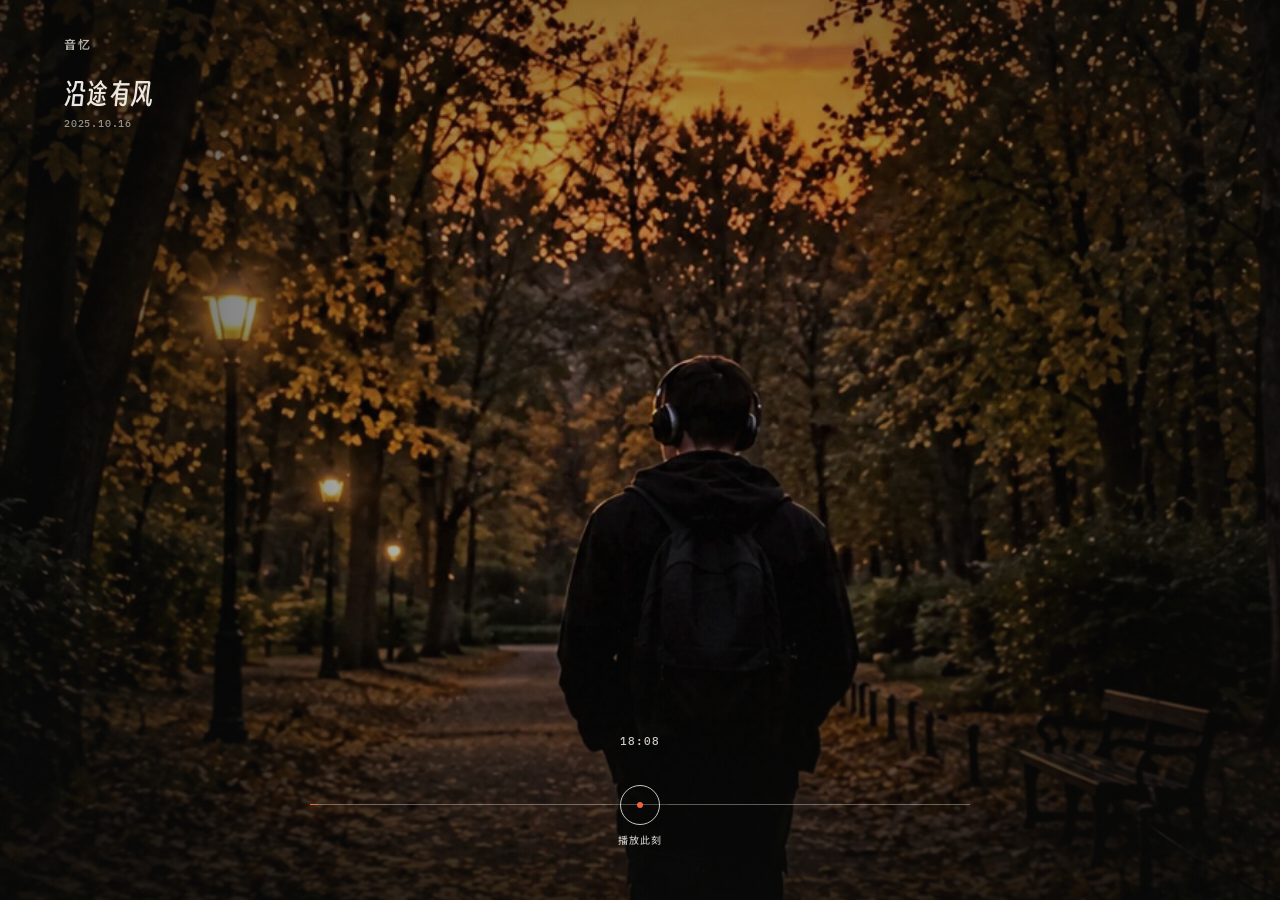
<file: index.html>
<!doctype html>
<html lang="zh-CN">
  <head>
    <meta charset="UTF-8" />
    <meta name="viewport" content="width=device-width, initial-scale=1.0, viewport-fit=cover" />
    <meta name="theme-color" content="#11130f" />
    <link rel="icon" type="image/webp" href="./assets/source-path.webp" />
    <meta name="description" content="音忆概念 Demo：一首歌唤醒时间与空间中的照片，并重建为一段个人记忆电影。" />
    <meta property="og:type" content="website" />
    <meta property="og:locale" content="zh_CN" />
    <meta property="og:title" content="音忆 · 记忆引力场" />
    <meta property="og:description" content="一首歌唤醒时间与坐标中的照片，重建为一段可以再次进入的个人记忆电影。" />
    <meta property="og:image" content="https://tandongchen.github.io/og.png" />
    <meta property="og:image:width" content="1920" />
    <meta property="og:image:height" content="1080" />
    <meta name="twitter:card" content="summary_large_image" />
    <meta name="twitter:title" content="音忆 · 记忆引力场" />
    <meta name="twitter:description" content="一首歌唤醒时间与坐标中的照片，重建为一段可以再次进入的个人记忆电影。" />
    <meta name="twitter:image" content="https://tandongchen.github.io/og.png" />
    <title>音忆 · 记忆引力场</title>
    <script type="module" crossorigin src="./assets/index-V9wgtYnB.js"></script>
    <link rel="stylesheet" crossorigin href="./assets/index-Da8u_7hk.css">
  </head>
  <body>
    <div id="root"></div>
  </body>
</html>
</file>
<file: assets/index-Da8u_7hk.css>
@font-face{font-family:Noto Sans SC Variable;font-style:normal;font-display:swap;font-weight:100 900;src:url([data-uri]) format("woff2-variations");unicode-range:U+1f1e9-1f1f5,U+1f1f7-1f1ff,U+1f21a,U+1f232,U+1f234-1f237,U+1f250-1f251,U+1f300,U+1f302-1f308,U+1f30a-1f311,U+1f315,U+1f319-1f320,U+1f324,U+1f327,U+1f32a,U+1f32c-1f32d,U+1f330-1f357,U+1f359-1f37e}@font-face{font-family:Noto Sans SC Variable;font-style:normal;font-display:swap;font-weight:100 900;src:url(./noto-sans-sc-5-wght-normal-DI846rD9.woff2) format("woff2-variations");unicode-range:U+fee3,U+fef3,U+ff03-ff04,U+ff07,U+ff0a,U+ff17-ff19,U+ff1c-ff1d,U+ff20-ff3a,U+ff3c,U+ff3e-ff5b,U+ff5d,U+ff61-ff65,U+ff67-ff6a,U+ff6c,U+ff6f-ff78,U+ff7a-ff7d,U+ff80-ff84,U+ff86,U+ff89-ff8e,U+ff92,U+ff97-ff9b,U+ff9d-ff9f,U+ffe0-ffe4,U+ffe6,U+ffe9,U+ffeb,U+ffed,U+fffc,U+1f004,U+1f170-1f171,U+1f192-1f195,U+1f198-1f19a,U+1f1e6-1f1e8}@font-face{font-family:Noto Sans SC Variable;font-style:normal;font-display:swap;font-weight:100 900;src:url(./noto-sans-sc-6-wght-normal-ozUCEY9O.woff2) format("woff2-variations");unicode-range:U+f0a7,U+f0b2,U+f0b7,U+f0c9,U+f0d8,U+f0da,U+f0dc-f0dd,U+f0e0,U+f0e6,U+f0eb,U+f0fc,U+f101,U+f104-f105,U+f107,U+f10b,U+f11b,U+f14b,U+f18a,U+f193,U+f1d6-f1d7,U+f244,U+f27a,U+f296,U+f2ae,U+f471,U+f4b3,U+f610-f611,U+f880-f881,U+f8ec,U+f8f5,U+f8ff,U+f901,U+f90a,U+f92c-f92d,U+f934,U+f937,U+f941,U+f965,U+f967,U+f969,U+f96b,U+f96f,U+f974,U+f978-f979,U+f97e,U+f981,U+f98a,U+f98e,U+f997,U+f99c,U+f9b2,U+f9b5,U+f9ba,U+f9be,U+f9ca,U+f9d0-f9d1,U+f9dd,U+f9e0-f9e1,U+f9e4,U+f9f7,U+fa00-fa01,U+fa08,U+fa0a,U+fa11,U+fb01-fb02,U+fdfc,U+fe0e,U+fe30-fe31,U+fe33-fe44,U+fe49-fe52,U+fe54-fe57,U+fe59-fe66,U+fe68-fe6b,U+fe8e,U+fe92-fe93,U+feae,U+feb8,U+fecb-fecc,U+fee0}@font-face{font-family:Noto Sans SC Variable;font-style:normal;font-display:swap;font-weight:100 900;src:url(./noto-sans-sc-21-wght-normal-DIu_1ZBI.woff2) format("woff2-variations");unicode-range:U+9f83,U+9f85-9f8d,U+9f90-9f91,U+9f94-9f96,U+9f98,U+9f9b-9f9c,U+9f9e,U+9fa0,U+9fa2,U+9ff0-9fff,U+a001,U+a007,U+a025,U+a046-a047,U+a057,U+a072,U+a078-a079,U+a083,U+a085,U+a100,U+a118,U+a132,U+a134,U+a1f4,U+a242,U+a4a6,U+a4aa,U+a4b0-a4b1,U+a4b3,U+a9c1-a9c2,U+ac00-ac01,U+ac04,U+ac08,U+ac10-ac11,U+ac13-ac16,U+ac19,U+ac1c-ac1d,U+ac24,U+ac70-ac71,U+ac74,U+ac77-ac78,U+ac80-ac81,U+ac83,U+ac8c,U+ac90,U+ac9f-aca0,U+aca8-aca9,U+acac,U+acb0,U+acbd,U+acc1,U+acc4,U+ace0-ace1,U+ace4,U+ace8,U+acf3,U+acf5,U+acfc-acfd,U+ad00,U+ad0c,U+ad11,U+ad1c,U+ad34,U+ad50,U+ad64,U+ad6c,U+ad70,U+ad74,U+ad7f,U+ad81,U+ad8c,U+adc0,U+adc8,U+addc,U+ade0,U+adf8-adf9,U+adfc,U+ae00,U+ae08-ae09,U+ae0b,U+ae30,U+ae34,U+ae38,U+ae40,U+ae4a,U+ae4c,U+ae54,U+ae68,U+aebc,U+aed8,U+af2c-af2d}@font-face{font-family:Noto Sans SC Variable;font-style:normal;font-display:swap;font-weight:100 900;src:url(./noto-sans-sc-22-wght-normal-VXjdYcT-.woff2) format("woff2-variations");unicode-range:U+9e30-9e33,U+9e35-9e3b,U+9e3e,U+9e40-9e44,U+9e46-9e4e,U+9e51,U+9e53,U+9e55-9e58,U+9e5a-9e5c,U+9e5e-9e63,U+9e66-9e6e,U+9e71,U+9e73,U+9e75,U+9e78-9e79,U+9e7c-9e7e,U+9e82,U+9e86-9e88,U+9e8b-9e8c,U+9e90-9e91,U+9e93,U+9e95,U+9e97,U+9e9d,U+9ea4-9ea5,U+9ea9-9eaa,U+9eb4-9eb5,U+9eb8-9eba,U+9ebc-9ebf,U+9ec3,U+9ec9,U+9ecd,U+9ed0,U+9ed2-9ed3,U+9ed5-9ed6,U+9ed9,U+9edc-9edd,U+9edf-9ee0,U+9ee2,U+9ee5,U+9ee7-9eea,U+9eef,U+9ef1,U+9ef3-9ef4,U+9ef6,U+9ef9,U+9efb-9efc,U+9efe,U+9f0b,U+9f0d,U+9f10,U+9f14,U+9f17,U+9f19,U+9f22,U+9f29,U+9f2c,U+9f2f,U+9f31,U+9f37,U+9f39,U+9f3d-9f3e,U+9f41,U+9f4a-9f4b,U+9f51-9f52,U+9f61-9f63,U+9f66-9f67,U+9f80-9f81}@font-face{font-family:Noto Sans SC Variable;font-style:normal;font-display:swap;font-weight:100 900;src:url(./noto-sans-sc-23-wght-normal-4HrHKhpL.woff2) format("woff2-variations");unicode-range:U+9c82-9c83,U+9c85-9c8c,U+9c8e-9c92,U+9c94-9c9b,U+9c9e-9ca3,U+9ca5-9ca7,U+9ca9,U+9cab,U+9cad-9cae,U+9cb1-9cb7,U+9cb9-9cbd,U+9cbf-9cc0,U+9cc3,U+9cc5-9cc7,U+9cc9-9cd1,U+9cd3-9cda,U+9cdc-9cdd,U+9cdf,U+9ce1-9ce3,U+9ce5,U+9ce9,U+9cee-9cef,U+9cf3-9cf4,U+9cf6,U+9cfc-9cfd,U+9d02,U+9d08-9d09,U+9d12,U+9d1b,U+9d1e,U+9d26,U+9d28,U+9d37,U+9d3b,U+9d3f,U+9d51,U+9d59,U+9d5c-9d5d,U+9d5f-9d61,U+9d6c,U+9d70,U+9d72,U+9d7a,U+9d7e,U+9d84,U+9d89,U+9d8f,U+9d92,U+9daf,U+9db4,U+9db8,U+9dbc,U+9dc4,U+9dc7,U+9dc9,U+9dd7,U+9ddf,U+9df2,U+9df9-9dfa,U+9e0a,U+9e11,U+9e1a,U+9e1e,U+9e20,U+9e22,U+9e28-9e2c,U+9e2e-9e2f}@font-face{font-family:Noto Sans SC Variable;font-style:normal;font-display:swap;font-weight:100 900;src:url(./noto-sans-sc-24-wght-normal-B58DWgHS.woff2) format("woff2-variations");unicode-range:U+9a80,U+9a83,U+9a85,U+9a88-9a8a,U+9a8d-9a8e,U+9a90,U+9a92-9a93,U+9a95-9a96,U+9a98-9a99,U+9a9b-9aa2,U+9aa5,U+9aa7,U+9aaf-9ab1,U+9ab5-9ab6,U+9ab9-9aba,U+9ac0-9ac4,U+9ac8,U+9acb-9acc,U+9ace-9acf,U+9ad1-9ad2,U+9ad9,U+9adf,U+9ae1,U+9ae3,U+9aea-9aeb,U+9aed-9aef,U+9af4,U+9af9,U+9afb,U+9b03-9b04,U+9b06,U+9b08,U+9b0d,U+9b0f-9b10,U+9b13,U+9b18,U+9b1a,U+9b1f,U+9b22-9b23,U+9b25,U+9b27-9b28,U+9b2a,U+9b2f,U+9b31-9b32,U+9b3b,U+9b43,U+9b46-9b49,U+9b4d-9b4e,U+9b51,U+9b56,U+9b58,U+9b5a,U+9b5c,U+9b5f,U+9b61-9b62,U+9b6f,U+9b77,U+9b80,U+9b88,U+9b8b,U+9b8e,U+9b91,U+9b9f-9ba0,U+9ba8,U+9baa-9bab,U+9bad-9bae,U+9bb0-9bb1,U+9bb8,U+9bc9-9bca,U+9bd3,U+9bd6,U+9bdb,U+9be8,U+9bf0-9bf1,U+9c02,U+9c10,U+9c15,U+9c24,U+9c2d,U+9c32,U+9c39,U+9c3b,U+9c40,U+9c47-9c49,U+9c53,U+9c57,U+9c64,U+9c72,U+9c77-9c78,U+9c7b,U+9c7f-9c80}@font-face{font-family:Noto Sans SC Variable;font-style:normal;font-display:swap;font-weight:100 900;src:url(./noto-sans-sc-25-wght-normal-C3Jm6l7O.woff2) format("woff2-variations");unicode-range:U+98dd,U+98e1-98e2,U+98e7-98ea,U+98ec,U+98ee-98ef,U+98f2,U+98f4,U+98fc-98fe,U+9903,U+9905,U+9908,U+990a,U+990c-990d,U+9913-9914,U+9918,U+991a-991b,U+991e,U+9921,U+9928,U+992c,U+992e,U+9935,U+9938-9939,U+993d-993e,U+9945,U+994b-994c,U+9951-9952,U+9954-9955,U+9957,U+995e,U+9963,U+9966-9969,U+996b-996c,U+996f,U+9974-9975,U+9977-9979,U+997d-997e,U+9980-9981,U+9983-9984,U+9987,U+998a-998b,U+998d-9991,U+9993-9995,U+9997-9998,U+99a5,U+99ab,U+99ad-99ae,U+99b1,U+99b3-99b4,U+99bc,U+99bf,U+99c1,U+99c3-99c6,U+99cc,U+99d0,U+99d2,U+99d5,U+99db,U+99dd,U+99e1,U+99ed,U+99f1,U+99ff,U+9a01,U+9a03-9a04,U+9a0e-9a0f,U+9a11-9a13,U+9a19,U+9a1b,U+9a28,U+9a2b,U+9a30,U+9a32,U+9a37,U+9a40,U+9a45,U+9a4a,U+9a4d-9a4e,U+9a52,U+9a55,U+9a57,U+9a5a-9a5b,U+9a5f,U+9a62,U+9a65,U+9a69,U+9a6b,U+9a6e,U+9a75,U+9a77-9a7a,U+9a7d}@font-face{font-family:Noto Sans SC Variable;font-style:normal;font-display:swap;font-weight:100 900;src:url(./noto-sans-sc-26-wght-normal-YNOygvr_.woff2) format("woff2-variations");unicode-range:U+975b-975c,U+9763,U+9765-9766,U+976c-976d,U+9773,U+9776,U+977a,U+977c,U+9784-9785,U+978e-978f,U+9791-9792,U+9794-9795,U+9798,U+979a,U+979e,U+97a3,U+97a5-97a6,U+97a8,U+97ab-97ac,U+97ae-97af,U+97b2,U+97b4,U+97c6,U+97cb-97cc,U+97d3,U+97d8,U+97dc,U+97e1,U+97ea-97eb,U+97ee,U+97fb,U+97fe-97ff,U+9801-9803,U+9805-9806,U+9808,U+980c,U+9810-9814,U+9817-9818,U+981e,U+9820-9821,U+9824,U+9828,U+982b-982d,U+9830,U+9834,U+9838-9839,U+983c,U+9846,U+984d-984f,U+9851-9852,U+9854-9855,U+9857-9858,U+985a-985b,U+9862-9863,U+9865,U+9867,U+986b,U+986f-9871,U+9877-9878,U+987c,U+9880,U+9883,U+9885,U+9889,U+988b-988f,U+9893-9895,U+9899-989b,U+989e-989f,U+98a1-98a2,U+98a5-98a7,U+98a9,U+98af,U+98b1,U+98b6,U+98ba,U+98be,U+98c3-98c4,U+98c6-98c8,U+98cf-98d6,U+98da-98db}@font-face{font-family:Noto Sans SC Variable;font-style:normal;font-display:swap;font-weight:100 900;src:url(./noto-sans-sc-27-wght-normal-BP2pEGQH.woff2) format("woff2-variations");unicode-range:U+95c4-95ca,U+95cc-95cd,U+95d4-95d6,U+95d8,U+95e1-95e2,U+95e9,U+95f0-95f1,U+95f3,U+95f6,U+95fc,U+95fe-95ff,U+9602-9604,U+9606-960d,U+960f,U+9611-9613,U+9615-9617,U+9619-961b,U+961d,U+9621,U+9628,U+962f,U+963c-963e,U+9641-9642,U+9649,U+9654,U+965b-965f,U+9661,U+9663,U+9665,U+9667-9668,U+966c,U+9670,U+9672-9674,U+9678,U+967a,U+967d,U+9682,U+9685,U+9688,U+968a,U+968d-968e,U+9695,U+9697-9698,U+969e,U+96a0,U+96a3-96a4,U+96a8,U+96aa,U+96b0-96b1,U+96b3-96b4,U+96b7-96b9,U+96bb-96bd,U+96c9,U+96cb,U+96ce,U+96d1-96d2,U+96d6,U+96d9,U+96db-96dc,U+96de,U+96e0,U+96e3,U+96e9,U+96eb,U+96f0-96f2,U+96f9,U+96ff,U+9701-9702,U+9705,U+9708,U+970a,U+970e-970f,U+9711,U+9719,U+9727,U+972a,U+972d,U+9730,U+973d,U+9742,U+9744,U+9748-9749,U+9750-9751,U+975a}@font-face{font-family:Noto Sans SC Variable;font-style:normal;font-display:swap;font-weight:100 900;src:url(./noto-sans-sc-28-wght-normal-BWPKDbtH.woff2) format("woff2-variations");unicode-range:U+94f5,U+94f7,U+94f9,U+94fb-94fd,U+94ff,U+9503-9504,U+9506-9507,U+9509-950a,U+950d-950f,U+9511-9518,U+951a-9520,U+9522,U+9528-952d,U+9530-953a,U+953c-953f,U+9543-9546,U+9548-9550,U+9552-9555,U+9557-955b,U+955d-9568,U+956a-956d,U+9570-9574,U+9583,U+9586,U+9589,U+958e-958f,U+9591-9592,U+9594,U+9598-9599,U+959e-95a0,U+95a2-95a6,U+95a8-95b2,U+95b4,U+95b8-95c3}@font-face{font-family:Noto Sans SC Variable;font-style:normal;font-display:swap;font-weight:100 900;src:url(./noto-sans-sc-29-wght-normal-45aVmHn_.woff2) format("woff2-variations");unicode-range:U+941c-942b,U+942d-942e,U+9432-9433,U+9435,U+9438,U+943a,U+943e,U+9444,U+944a,U+9451-9452,U+945a,U+9462-9463,U+9465,U+9470-9487,U+948a-9492,U+9494-9498,U+949a,U+949c-949d,U+94a1,U+94a3-94a4,U+94a8,U+94aa-94ad,U+94af,U+94b2,U+94b4-94ba,U+94bc-94c0,U+94c4,U+94c6-94db,U+94de-94ec,U+94ee-94f1,U+94f3}@font-face{font-family:Noto Sans SC Variable;font-style:normal;font-display:swap;font-weight:100 900;src:url(./noto-sans-sc-30-wght-normal-B8_s30jZ.woff2) format("woff2-variations");unicode-range:U+92ec-92ed,U+92f0,U+92f3,U+92f8,U+92fc,U+9304,U+9306,U+9310,U+9312,U+9315,U+9318,U+931a,U+931e,U+9320-9322,U+9324,U+9326-9329,U+932b-932c,U+932f,U+9331-9332,U+9335-9336,U+933e,U+9340-9341,U+934a-9360,U+9362-9363,U+9365-936b,U+936e,U+9375,U+937e,U+9382,U+938a,U+938c,U+938f,U+9393-9394,U+9396-9397,U+939a,U+93a2,U+93a7,U+93ac-93cd,U+93d0-93d1,U+93d6-93d8,U+93de-93df,U+93e1-93e2,U+93e4,U+93f8,U+93fb,U+93fd,U+940e-941a}@font-face{font-family:Noto Sans SC Variable;font-style:normal;font-display:swap;font-weight:100 900;src:url(./noto-sans-sc-31-wght-normal-DW0t445S.woff2) format("woff2-variations");unicode-range:U+9163-9164,U+9169,U+9170,U+9172,U+9174,U+9179-917a,U+917d-917e,U+9182-9183,U+9185,U+918c-918d,U+9190-9191,U+919a,U+919c,U+91a1-91a4,U+91a8,U+91aa-91af,U+91b4-91b5,U+91b8,U+91ba,U+91be,U+91c0-91c1,U+91c6,U+91c8,U+91cb,U+91d0,U+91d2,U+91d7-91d8,U+91dd,U+91e3,U+91e6-91e7,U+91ed,U+91f0,U+91f5,U+91f9,U+9200,U+9205,U+9207-920a,U+920d-920e,U+9210,U+9214-9215,U+921c,U+921e,U+9221,U+9223-9227,U+9229-922a,U+922d,U+9234-9235,U+9237,U+9239-923a,U+923c-9240,U+9244-9246,U+9249,U+924e-924f,U+9251,U+9253,U+9257,U+925b,U+925e,U+9262,U+9264-9266,U+9268,U+926c,U+926f,U+9271,U+927b,U+927e,U+9280,U+9283,U+9285-928a,U+928e,U+9291,U+9293,U+9296,U+9298,U+929c-929d,U+92a8,U+92ab-92ae,U+92b3,U+92b6-92b7,U+92b9,U+92c1,U+92c5-92c6,U+92c8,U+92cc,U+92d0,U+92d2,U+92e4,U+92ea}@font-face{font-family:Noto Sans SC Variable;font-style:normal;font-display:swap;font-weight:100 900;src:url(./noto-sans-sc-32-wght-normal-ShbWPcei.woff2) format("woff2-variations");unicode-range:U+9004,U+900b,U+9011,U+9015-9016,U+901e,U+9021,U+9026,U+902d,U+902f,U+9031,U+9035-9036,U+9039-903a,U+9041,U+9044-9046,U+904a,U+904f-9052,U+9054-9055,U+9058-9059,U+905b-905e,U+9060-9062,U+9068-9069,U+906f,U+9072,U+9074,U+9076-907a,U+907c-907d,U+9081,U+9083,U+9085,U+9087-908b,U+908f,U+9095,U+9097,U+9099-909b,U+909d,U+90a0-90a1,U+90a8-90a9,U+90ac,U+90b0,U+90b2-90b4,U+90b6,U+90b8,U+90ba,U+90bd-90be,U+90c3-90c5,U+90c7-90c8,U+90cf-90d0,U+90d3,U+90d5,U+90d7,U+90da-90dc,U+90de,U+90e2,U+90e4,U+90e6-90e7,U+90ea-90eb,U+90ef,U+90f4-90f5,U+90f7,U+90fe-9100,U+9104,U+9109,U+910c,U+9112,U+9114-9115,U+9118,U+911c,U+911e,U+9120,U+9122-9123,U+9127,U+912d,U+912f-9132,U+9139-913a,U+9143,U+9146,U+9149-914a,U+914c,U+914e-9150,U+9154,U+9157,U+915a,U+915d-915e,U+9161-9162}@font-face{font-family:Noto Sans SC Variable;font-style:normal;font-display:swap;font-weight:100 900;src:url(./noto-sans-sc-33-wght-normal-BOTZYTjM.woff2) format("woff2-variations");unicode-range:U+8e41-8e42,U+8e47,U+8e49-8e4b,U+8e50-8e53,U+8e59-8e5a,U+8e5f-8e60,U+8e64,U+8e69,U+8e6c,U+8e70,U+8e74,U+8e76,U+8e7a-8e7c,U+8e7f,U+8e84-8e85,U+8e87,U+8e89,U+8e8b,U+8e8d,U+8e8f-8e90,U+8e94,U+8e99,U+8e9c,U+8e9e,U+8eaa,U+8eac,U+8eb0,U+8eb6,U+8ec0,U+8ec6,U+8eca-8ece,U+8ed2,U+8eda,U+8edf,U+8ee2,U+8eeb,U+8ef8,U+8efb-8efe,U+8f03,U+8f09,U+8f0b,U+8f12-8f15,U+8f1b,U+8f1d,U+8f1f,U+8f29-8f2a,U+8f2f,U+8f36,U+8f38,U+8f3b,U+8f3e-8f3f,U+8f44-8f45,U+8f49,U+8f4d-8f4e,U+8f5f,U+8f6b,U+8f6d,U+8f71-8f73,U+8f75-8f76,U+8f78-8f7a,U+8f7c,U+8f7e,U+8f81-8f82,U+8f84,U+8f87,U+8f8a-8f8b,U+8f8d-8f8f,U+8f94-8f95,U+8f97-8f9a,U+8fa6,U+8fad-8faf,U+8fb2,U+8fb5-8fb7,U+8fba-8fbc,U+8fbf,U+8fc2,U+8fcb,U+8fcd,U+8fd3,U+8fd5,U+8fd7,U+8fda,U+8fe2-8fe5,U+8fe8-8fe9,U+8fee,U+8ff3-8ff4,U+8ff8,U+8ffa}@font-face{font-family:Noto Sans SC Variable;font-style:normal;font-display:swap;font-weight:100 900;src:url(./noto-sans-sc-34-wght-normal-BF1rqDSt.woff2) format("woff2-variations");unicode-range:U+8cbd,U+8cbf-8cc4,U+8cc7-8cc8,U+8cca,U+8ccd,U+8cd1,U+8cd3,U+8cdb-8cdc,U+8cde,U+8ce0,U+8ce2-8ce4,U+8ce6-8ce8,U+8cea,U+8ced,U+8cf4,U+8cf8,U+8cfa,U+8cfc-8cfd,U+8d04-8d05,U+8d07-8d08,U+8d0a,U+8d0d,U+8d0f,U+8d13-8d14,U+8d16,U+8d1b,U+8d20,U+8d30,U+8d32-8d33,U+8d36,U+8d3b,U+8d3d,U+8d40,U+8d42-8d43,U+8d45-8d46,U+8d48-8d4a,U+8d4d,U+8d51,U+8d53,U+8d55,U+8d59,U+8d5c-8d5d,U+8d5f,U+8d61,U+8d66-8d67,U+8d6a,U+8d6d,U+8d71,U+8d73,U+8d84,U+8d90-8d91,U+8d94-8d95,U+8d99,U+8da8,U+8daf,U+8db1,U+8db5,U+8db8,U+8dba,U+8dbc,U+8dbf,U+8dc2,U+8dc4,U+8dc6,U+8dcb,U+8dce-8dcf,U+8dd6-8dd7,U+8dda-8ddb,U+8dde,U+8de1,U+8de3-8de4,U+8de9,U+8deb-8dec,U+8df0-8df1,U+8df6-8dfd,U+8e05,U+8e07,U+8e09-8e0a,U+8e0c,U+8e0e,U+8e10,U+8e14,U+8e1d-8e1f,U+8e23,U+8e26,U+8e2b-8e31,U+8e34-8e35,U+8e39-8e3a,U+8e3d,U+8e40}@font-face{font-family:Noto Sans SC Variable;font-style:normal;font-display:swap;font-weight:100 900;src:url(./noto-sans-sc-35-wght-normal-Bosspiyr.woff2) format("woff2-variations");unicode-range:U+8b80,U+8b83,U+8b8a,U+8b8c,U+8b90,U+8b93,U+8b99-8b9a,U+8ba0,U+8ba3,U+8ba5-8ba7,U+8baa-8bac,U+8bb4-8bb5,U+8bb7,U+8bb9,U+8bc2-8bc3,U+8bc5,U+8bcb-8bcc,U+8bce-8bd0,U+8bd2-8bd4,U+8bd6,U+8bd8-8bd9,U+8bdc,U+8bdf,U+8be3-8be4,U+8be7-8be9,U+8beb-8bec,U+8bee,U+8bf0,U+8bf2-8bf3,U+8bf6,U+8bf9,U+8bfc-8bfd,U+8bff-8c00,U+8c02,U+8c04,U+8c06-8c07,U+8c0c,U+8c0f,U+8c11-8c12,U+8c14-8c1b,U+8c1d-8c21,U+8c24-8c25,U+8c27,U+8c2a-8c2c,U+8c2e-8c30,U+8c32-8c36,U+8c3f,U+8c47-8c4c,U+8c4e-8c50,U+8c54-8c56,U+8c62,U+8c68,U+8c6c,U+8c73,U+8c78,U+8c7a,U+8c82,U+8c85,U+8c89-8c8a,U+8c8d-8c8e,U+8c90,U+8c93-8c94,U+8c98,U+8c9d-8c9e,U+8ca0-8ca2,U+8ca7-8cac,U+8caf-8cb0,U+8cb3-8cb4,U+8cb6-8cb9,U+8cbb-8cbc}@font-face{font-family:Noto Sans SC Variable;font-style:normal;font-display:swap;font-weight:100 900;src:url(./noto-sans-sc-36-wght-normal-CtU9CyKw.woff2) format("woff2-variations");unicode-range:U+8a15-8a18,U+8a1a-8a1b,U+8a1d,U+8a1f,U+8a22-8a23,U+8a25,U+8a2b,U+8a2d,U+8a31,U+8a33-8a34,U+8a36-8a38,U+8a3a,U+8a3c,U+8a3e,U+8a40-8a41,U+8a46,U+8a48,U+8a50,U+8a52,U+8a54-8a55,U+8a58,U+8a5b,U+8a5d-8a63,U+8a66,U+8a69-8a6b,U+8a6d-8a6e,U+8a70,U+8a72-8a73,U+8a7a,U+8a85,U+8a87,U+8a8a,U+8a8c-8a8d,U+8a90-8a92,U+8a95,U+8a98,U+8aa0-8aa1,U+8aa3-8aa6,U+8aa8-8aa9,U+8aac-8aae,U+8ab0,U+8ab2,U+8ab8-8ab9,U+8abc,U+8abe-8abf,U+8ac7,U+8acf,U+8ad2,U+8ad6-8ad7,U+8adb-8adc,U+8adf,U+8ae1,U+8ae6-8ae8,U+8aeb,U+8aed-8aee,U+8af1,U+8af3-8af4,U+8af7-8af8,U+8afa,U+8afe,U+8b00-8b02,U+8b07,U+8b0a,U+8b0c,U+8b0e,U+8b10,U+8b17,U+8b19,U+8b1b,U+8b1d,U+8b20-8b21,U+8b26,U+8b28,U+8b2c,U+8b33,U+8b39,U+8b3e-8b3f,U+8b41,U+8b45,U+8b49,U+8b4c,U+8b4f,U+8b57-8b58,U+8b5a,U+8b5c,U+8b5e,U+8b60,U+8b6c,U+8b6f-8b70,U+8b72,U+8b74,U+8b77,U+8b7d}@font-face{font-family:Noto Sans SC Variable;font-style:normal;font-display:swap;font-weight:100 900;src:url(./noto-sans-sc-37-wght-normal-ghDiyiuv.woff2) format("woff2-variations");unicode-range:U+8882,U+8884-8886,U+8888,U+888f,U+8892-8893,U+889b,U+88a2,U+88a4,U+88a6,U+88a8,U+88aa,U+88ae,U+88b1,U+88b4,U+88b7,U+88bc,U+88c0,U+88c6-88c9,U+88ce-88cf,U+88d1-88d3,U+88d8,U+88db-88dd,U+88df,U+88e1-88e3,U+88e5,U+88e8,U+88ec,U+88f0-88f1,U+88f3-88f4,U+88fc-88fe,U+8900,U+8902,U+8906-8907,U+8909-890c,U+8912-8915,U+8918-891b,U+8921,U+8925,U+892b,U+8930,U+8932,U+8934,U+8936,U+893b,U+893d,U+8941,U+894c,U+8955-8956,U+8959,U+895c,U+895e-8960,U+8966,U+896a,U+896c,U+896f-8970,U+8972,U+897b,U+897e,U+8980,U+8983,U+8985,U+8987-8988,U+898c,U+898f,U+8993,U+8997,U+899a,U+89a1,U+89a7,U+89a9-89aa,U+89b2-89b3,U+89b7,U+89c0,U+89c7,U+89ca-89cc,U+89ce-89d1,U+89d6,U+89da,U+89dc,U+89de,U+89e5,U+89e7,U+89eb,U+89ef,U+89f1,U+89f3-89f4,U+89f8,U+89ff,U+8a01-8a03,U+8a07-8a0a,U+8a0e-8a0f,U+8a13}@font-face{font-family:Noto Sans SC Variable;font-style:normal;font-display:swap;font-weight:100 900;src:url(./noto-sans-sc-38-wght-normal-4Nz8k_dt.woff2) format("woff2-variations");unicode-range:U+86f4,U+86f8-86f9,U+86fb,U+86fe,U+8703,U+8706-870a,U+870d,U+8711-8713,U+871a,U+871e,U+8722-8723,U+8725,U+8729,U+872e,U+8731,U+8734,U+8737,U+873a-873b,U+873e-8740,U+8742,U+8747-8748,U+8753,U+8755,U+8757-8758,U+875d,U+875f,U+8762-8766,U+8768,U+876e,U+8770,U+8772,U+8775,U+8778,U+877b-877e,U+8782,U+8785,U+8788,U+878b,U+8793,U+8797,U+879a,U+879e-87a0,U+87a2-87a3,U+87a8,U+87ab-87ad,U+87af,U+87b3,U+87b5,U+87bd,U+87c0,U+87c4,U+87c6,U+87ca-87cb,U+87d1-87d2,U+87db-87dc,U+87de,U+87e0,U+87e5,U+87ea,U+87ec,U+87ee,U+87f2-87f3,U+87fb,U+87fd-87fe,U+8802-8803,U+8805,U+880a-880b,U+880d,U+8813-8816,U+8819,U+881b,U+881f,U+8821,U+8823,U+8831-8832,U+8835-8836,U+8839,U+883b-883c,U+8844,U+8846,U+884a,U+884e,U+8852-8853,U+8855,U+8859,U+885b,U+885d-885e,U+8862,U+8864,U+8869-886a,U+886e-886f,U+8872,U+8879,U+887d-887f}@font-face{font-family:Noto Sans SC Variable;font-style:normal;font-display:swap;font-weight:100 900;src:url(./noto-sans-sc-39-wght-normal-Ddtm1XVC.woff2) format("woff2-variations");unicode-range:U+8548,U+854e,U+8553,U+8556-8557,U+8559,U+855e,U+8561,U+8564-8565,U+8568-856a,U+856d,U+856f-8570,U+8572,U+8576,U+8579-857b,U+8580,U+8585-8586,U+8588,U+858a,U+858f,U+8591,U+8594,U+8599,U+859c,U+85a2,U+85a4,U+85a6,U+85a8-85a9,U+85ab-85ac,U+85ae,U+85b7-85b9,U+85be,U+85c1,U+85c7,U+85cd,U+85d0,U+85d3,U+85d5,U+85dc-85dd,U+85df-85e0,U+85e5-85e6,U+85e8-85ea,U+85f4,U+85f9,U+85fe-85ff,U+8602,U+8605-8607,U+860a-860b,U+8616,U+8618,U+861a,U+8627,U+8629,U+862d,U+8638,U+863c,U+863f,U+864d,U+864f,U+8652-8655,U+865b-865c,U+865f,U+8662,U+8667,U+866c,U+866e,U+8671,U+8675,U+867a-867c,U+867f,U+868b,U+868d,U+8693,U+869c-869d,U+86a1,U+86a3-86a4,U+86a7-86a9,U+86ac,U+86af-86b1,U+86b4-86b6,U+86ba,U+86c0,U+86c4,U+86c6,U+86c9-86ca,U+86cd-86d1,U+86d4,U+86d8,U+86de-86df,U+86e4,U+86e6,U+86e9,U+86ed,U+86ef-86f3}@font-face{font-family:Noto Sans SC Variable;font-style:normal;font-display:swap;font-weight:100 900;src:url(./noto-sans-sc-40-wght-normal-BVn4-kgX.woff2) format("woff2-variations");unicode-range:U+83c5,U+83c8-83c9,U+83cb,U+83d1,U+83d3-83d6,U+83d8,U+83db,U+83dd,U+83df,U+83e1,U+83e5,U+83ea-83eb,U+83f0,U+83f4,U+83f8-83f9,U+83fb,U+83fd,U+83ff,U+8401,U+8406,U+840a-840b,U+840f,U+8411,U+8418,U+841c,U+8420,U+8422-8424,U+8426,U+8429,U+842c,U+8438-8439,U+843b-843c,U+843f,U+8446-8447,U+8449,U+844e,U+8451-8452,U+8456,U+8459-845a,U+845c,U+8462,U+8466,U+846d,U+846f-8470,U+8473,U+8476-8478,U+847a,U+847d,U+8484-8485,U+8487,U+8489,U+848c,U+848e,U+8490,U+8493-8494,U+8497,U+849b,U+849e-849f,U+84a1,U+84a5,U+84a8,U+84af,U+84b4,U+84b9-84bf,U+84c1-84c2,U+84c5-84c7,U+84ca-84cb,U+84cd,U+84d0-84d1,U+84d3,U+84d6,U+84df-84e0,U+84e2-84e3,U+84e5-84e7,U+84ee,U+84f3,U+84f6,U+84fa,U+84fc,U+84ff-8500,U+850c,U+8511,U+8514-8515,U+8517-8518,U+851f,U+8523,U+8525-8526,U+8529,U+852b,U+852d,U+8532,U+8534-8535,U+8538-853a,U+853c,U+8543,U+8545}@font-face{font-family:Noto Sans SC Variable;font-style:normal;font-display:swap;font-weight:100 900;src:url(./noto-sans-sc-41-wght-normal-CZqajZnl.woff2) format("woff2-variations");unicode-range:U+82bc,U+82be,U+82c0-82c2,U+82c4-82c8,U+82ca-82cc,U+82ce,U+82d0,U+82d2-82d3,U+82d5-82d6,U+82d8-82d9,U+82dc-82de,U+82e0-82e4,U+82e7,U+82e9-82eb,U+82ed-82ee,U+82f3-82f4,U+82f7-82f8,U+82fa-8301,U+8306-8308,U+830c-830d,U+830f,U+8311,U+8313-8315,U+8318,U+831a-831b,U+831d,U+8324,U+8327,U+832a,U+832c-832d,U+832f,U+8331-8334,U+833a-833c,U+8340,U+8343-8345,U+8347-8348,U+834a,U+834c,U+834f,U+8351,U+8356,U+8358-835c,U+835e,U+8360,U+8364-8366,U+8368-836a,U+836c-836e,U+8373,U+8378,U+837b-837d,U+837f-8380,U+8382,U+8388,U+838a-838b,U+8392,U+8394,U+8396,U+8398-8399,U+839b-839c,U+83a0,U+83a2-83a3,U+83a8-83aa,U+83ae-83b0,U+83b3-83b4,U+83b6,U+83b8,U+83ba,U+83bc-83bd,U+83bf-83c0,U+83c2}@font-face{font-family:Noto Sans SC Variable;font-style:normal;font-display:swap;font-weight:100 900;src:url(./noto-sans-sc-42-wght-normal-CQ4lY28u.woff2) format("woff2-variations");unicode-range:U+8166-8169,U+816b,U+816d,U+8171,U+8173-8174,U+8178,U+817c-817d,U+8182,U+8188,U+8191,U+8198-819b,U+81a0,U+81a3,U+81a5-81a6,U+81a9,U+81b6,U+81ba-81bb,U+81bd,U+81bf,U+81c1,U+81c3,U+81c6,U+81c9-81ca,U+81cc-81cd,U+81d1,U+81d3-81d4,U+81d8,U+81db-81dc,U+81de-81df,U+81e5,U+81e7-81e9,U+81eb-81ec,U+81ee-81ef,U+81f5,U+81f8,U+81fa,U+81fc,U+81fe,U+8200-8202,U+8204,U+8208-820a,U+820e-8210,U+8216-8218,U+821b-821c,U+8221-8224,U+8226-8228,U+822b,U+822d,U+822f,U+8232-8234,U+8237-8238,U+823a-823b,U+823e,U+8244,U+8249,U+824b,U+824f,U+8259-825a,U+825f,U+8266,U+8268,U+826e,U+8271,U+8276-8279,U+827d,U+827f,U+8283-8284,U+8288-828a,U+828d-8291,U+8293-8294,U+8296-8298,U+829f-82a1,U+82a3-82a4,U+82a7-82ab,U+82ae,U+82b0,U+82b2,U+82b4-82b6}@font-face{font-family:Noto Sans SC Variable;font-style:normal;font-display:swap;font-weight:100 900;src:url(./noto-sans-sc-43-wght-normal-psppu0d8.woff2) format("woff2-variations");unicode-range:U+8016,U+8018-8019,U+801c,U+801e,U+8026-802a,U+8031,U+8034-8035,U+8037,U+8043,U+804b,U+804d,U+8052,U+8056,U+8059,U+805e,U+8061,U+8068-8069,U+806e-8074,U+8076-8078,U+807c-8080,U+8082,U+8084-8085,U+8088,U+808f,U+8093,U+809c,U+809f,U+80ab,U+80ad-80ae,U+80b1,U+80b6-80b8,U+80bc-80bd,U+80c2,U+80c4,U+80ca,U+80cd,U+80d1,U+80d4,U+80d7,U+80d9-80db,U+80dd,U+80e0,U+80e4-80e5,U+80e7-80ed,U+80ef-80f1,U+80f3-80f4,U+80fc,U+8101,U+8104-8105,U+8107-8108,U+810c-810e,U+8112-8115,U+8117-8119,U+811b-811f,U+8121-8130,U+8132-8134,U+8137,U+8139,U+813f-8140,U+8142,U+8146,U+8148,U+814d-814e,U+8151,U+8153,U+8158-815a,U+815e,U+8160}@font-face{font-family:Noto Sans SC Variable;font-style:normal;font-display:swap;font-weight:100 900;src:url(./noto-sans-sc-44-wght-normal-cbKJlTUe.woff2) format("woff2-variations");unicode-range:U+7ef0-7ef2,U+7ef6,U+7efa-7efb,U+7efe,U+7f01-7f04,U+7f08,U+7f0a-7f12,U+7f17,U+7f19,U+7f1b-7f1c,U+7f1f,U+7f21-7f23,U+7f25-7f28,U+7f2a-7f33,U+7f35-7f37,U+7f3d,U+7f42,U+7f44-7f45,U+7f4c-7f4d,U+7f52,U+7f54,U+7f58-7f59,U+7f5d,U+7f5f-7f61,U+7f63,U+7f65,U+7f68,U+7f70-7f71,U+7f73-7f75,U+7f77,U+7f79,U+7f7d-7f7e,U+7f85-7f86,U+7f88-7f89,U+7f8b-7f8c,U+7f90-7f91,U+7f94-7f96,U+7f98-7f9b,U+7f9d,U+7f9f,U+7fa3,U+7fa7-7fa9,U+7fac-7fb2,U+7fb4,U+7fb6,U+7fb8,U+7fbc,U+7fbf-7fc0,U+7fc3,U+7fca,U+7fcc,U+7fce,U+7fd2,U+7fd5,U+7fd9-7fdb,U+7fdf,U+7fe3,U+7fe5-7fe7,U+7fe9,U+7feb-7fec,U+7fee-7fef,U+7ff1,U+7ff3-7ff4,U+7ff9-7ffa,U+7ffe,U+8004,U+8006,U+800b,U+800e,U+8011-8012,U+8014}@font-face{font-family:Noto Sans SC Variable;font-style:normal;font-display:swap;font-weight:100 900;src:url(./noto-sans-sc-45-wght-normal-MKIEVRIC.woff2) format("woff2-variations");unicode-range:U+7dd2,U+7dd4,U+7dd6-7dd8,U+7dda-7de0,U+7de2-7de6,U+7de8-7ded,U+7def,U+7df1-7df5,U+7df7,U+7df9,U+7dfb-7dfc,U+7dfe-7e02,U+7e04,U+7e08-7e0b,U+7e12,U+7e1b,U+7e1e,U+7e20,U+7e22-7e23,U+7e26,U+7e29,U+7e2b,U+7e2e-7e2f,U+7e31,U+7e37,U+7e39-7e3e,U+7e40,U+7e43-7e44,U+7e46-7e47,U+7e4a-7e4b,U+7e4d-7e4e,U+7e51,U+7e54-7e56,U+7e58-7e5b,U+7e5d-7e5e,U+7e61,U+7e66-7e67,U+7e69-7e6b,U+7e6d,U+7e70,U+7e73,U+7e77,U+7e79,U+7e7b-7e7d,U+7e81-7e82,U+7e8c-7e8d,U+7e8f,U+7e92-7e94,U+7e96,U+7e98,U+7e9a-7e9c,U+7e9e-7e9f,U+7ea1,U+7ea3,U+7ea5,U+7ea8-7ea9,U+7eab,U+7ead-7eae,U+7eb0,U+7ebb,U+7ebe,U+7ec0-7ec2,U+7ec9,U+7ecb-7ecc,U+7ed0,U+7ed4,U+7ed7,U+7edb,U+7ee0-7ee2,U+7ee5-7ee6,U+7ee8,U+7eeb}@font-face{font-family:Noto Sans SC Variable;font-style:normal;font-display:swap;font-weight:100 900;src:url(./noto-sans-sc-46-wght-normal-CErGc6Mt.woff2) format("woff2-variations");unicode-range:U+7ce8,U+7cec,U+7cf0,U+7cf5-7cf9,U+7cfc,U+7cfe,U+7d00,U+7d04-7d0b,U+7d0d,U+7d10-7d14,U+7d17-7d19,U+7d1b-7d1f,U+7d21,U+7d24-7d26,U+7d28-7d2a,U+7d2c-7d2e,U+7d30-7d31,U+7d33,U+7d35-7d36,U+7d38-7d3a,U+7d40,U+7d42-7d44,U+7d46,U+7d4b-7d4c,U+7d4f,U+7d51,U+7d54-7d56,U+7d58,U+7d5b-7d5c,U+7d5e,U+7d61-7d63,U+7d66,U+7d68,U+7d6a-7d6c,U+7d6f,U+7d71-7d73,U+7d75-7d77,U+7d79-7d7a,U+7d7e,U+7d81,U+7d84-7d8b,U+7d8d,U+7d8f,U+7d91,U+7d94,U+7d96,U+7d98-7d9a,U+7d9c-7da0,U+7da2,U+7da6,U+7daa-7db1,U+7db4-7db8,U+7dba-7dbf,U+7dc1,U+7dc4,U+7dc7-7dc8,U+7dca-7dcd,U+7dcf,U+7dd1}@font-face{font-family:Noto Sans SC Variable;font-style:normal;font-display:swap;font-weight:100 900;src:url(./noto-sans-sc-47-wght-normal-C5Kgg1_m.woff2) format("woff2-variations");unicode-range:U+7bd3-7bd4,U+7bd9-7bda,U+7bdd,U+7be0-7be1,U+7be4-7be6,U+7be9-7bea,U+7bef,U+7bf4,U+7bf6,U+7bfc,U+7bfe,U+7c01,U+7c03,U+7c07-7c08,U+7c0a-7c0d,U+7c0f,U+7c11,U+7c15-7c16,U+7c19,U+7c1e-7c21,U+7c23-7c24,U+7c26,U+7c28-7c33,U+7c35,U+7c37-7c3b,U+7c3d-7c3e,U+7c40-7c41,U+7c43,U+7c47-7c48,U+7c4c,U+7c50,U+7c53-7c54,U+7c59,U+7c5f-7c60,U+7c63-7c65,U+7c6c,U+7c6e,U+7c72,U+7c74,U+7c79-7c7a,U+7c7c,U+7c81-7c82,U+7c84-7c85,U+7c88,U+7c8a-7c91,U+7c93-7c96,U+7c99,U+7c9b-7c9e,U+7ca0-7ca2,U+7ca6-7ca9,U+7cac,U+7caf-7cb3,U+7cb5-7cb7,U+7cba-7cbd,U+7cbf-7cc2,U+7cc5,U+7cc7-7cc9,U+7ccc-7ccd,U+7cd7,U+7cdc,U+7cde,U+7ce0,U+7ce4-7ce5,U+7ce7}@font-face{font-family:Noto Sans SC Variable;font-style:normal;font-display:swap;font-weight:100 900;src:url(./noto-sans-sc-48-wght-normal-DFMjDDY6.woff2) format("woff2-variations");unicode-range:U+7ae6,U+7af4-7af7,U+7afa-7afb,U+7afd-7b0a,U+7b0c,U+7b0e-7b0f,U+7b13,U+7b15-7b16,U+7b18-7b19,U+7b1e-7b20,U+7b22-7b25,U+7b29-7b2b,U+7b2d-7b2e,U+7b30-7b3b,U+7b3e-7b3f,U+7b41-7b42,U+7b44-7b47,U+7b4a,U+7b4c-7b50,U+7b58,U+7b5a,U+7b5c,U+7b60,U+7b66-7b67,U+7b69,U+7b6c-7b6f,U+7b72-7b76,U+7b7b-7b7d,U+7b7f,U+7b82,U+7b85,U+7b87,U+7b8b-7b96,U+7b98-7b99,U+7b9b-7b9f,U+7ba2-7ba4,U+7ba6-7bac,U+7bae-7bb0,U+7bb4,U+7bb7-7bb9,U+7bbb,U+7bc0-7bc1,U+7bc3-7bc4,U+7bc6,U+7bc8-7bcc,U+7bd1}@font-face{font-family:Noto Sans SC Variable;font-style:normal;font-display:swap;font-weight:100 900;src:url(./noto-sans-sc-49-wght-normal-B7l_3BZr.woff2) format("woff2-variations");unicode-range:U+798b-798e,U+7992,U+7994-7995,U+7997-7998,U+799a-799c,U+799f,U+79a3-79a6,U+79a8-79ac,U+79ae-79b1,U+79b3-79b5,U+79b8,U+79ba,U+79bf,U+79c2,U+79c6,U+79c8,U+79cf,U+79d5-79d6,U+79dd-79de,U+79e3,U+79e7-79e8,U+79eb,U+79ed,U+79f4,U+79f7-79f8,U+79fa,U+79fe,U+7a02-7a03,U+7a05,U+7a0a,U+7a14,U+7a17,U+7a19,U+7a1c,U+7a1e-7a1f,U+7a23,U+7a25-7a26,U+7a2c,U+7a2e,U+7a30-7a32,U+7a36-7a37,U+7a39,U+7a3c,U+7a40,U+7a42,U+7a47,U+7a49,U+7a4c-7a4f,U+7a51,U+7a55,U+7a5b,U+7a5d-7a5e,U+7a62-7a63,U+7a66,U+7a68-7a69,U+7a6b,U+7a70,U+7a78,U+7a80,U+7a85-7a88,U+7a8a,U+7a90,U+7a93-7a96,U+7a98,U+7a9b-7a9c,U+7a9e,U+7aa0-7aa1,U+7aa3,U+7aa8-7aaa,U+7aac-7ab0,U+7ab3,U+7ab8,U+7aba,U+7abd-7abf,U+7ac4-7ac5,U+7ac7-7ac8,U+7aca,U+7ad1-7ad2,U+7ada-7add,U+7ae1,U+7ae4}@font-face{font-family:Noto Sans SC Variable;font-style:normal;font-display:swap;font-weight:100 900;src:url(./noto-sans-sc-50-wght-normal-C5KfAmFp.woff2) format("woff2-variations");unicode-range:U+784c,U+784e-7854,U+7856-7857,U+7859-785a,U+7865,U+7869-786a,U+786d,U+786f,U+7876-7877,U+787c,U+787e-787f,U+7881,U+7887-7889,U+7893-7894,U+7898-789e,U+78a1,U+78a3,U+78a5,U+78a9,U+78ad,U+78b2,U+78b4,U+78b6,U+78b9-78ba,U+78bc,U+78bf,U+78c3,U+78c9,U+78cb,U+78d0-78d2,U+78d4,U+78d9-78da,U+78dc,U+78de,U+78e1,U+78e5-78e6,U+78ea,U+78ec,U+78ef,U+78f1-78f2,U+78f4,U+78fa-78fb,U+78fe,U+7901-7902,U+7905,U+7907,U+7909,U+790b-790c,U+790e,U+7910,U+7913,U+7919-791b,U+791e-791f,U+7921,U+7924,U+7926,U+792a-792b,U+7934,U+7936,U+7939,U+793b,U+793d,U+7940,U+7942-7943,U+7945-7947,U+7949-794a,U+794c,U+794e-7951,U+7953-7955,U+7957-795a,U+795c,U+795f-7960,U+7962,U+7964,U+7966-7967,U+7969,U+796b,U+796f,U+7972,U+7974,U+7979,U+797b-797c,U+797e-7980,U+7982,U+7986-7987,U+7989-798a}@font-face{font-family:Noto Sans SC Variable;font-style:normal;font-display:swap;font-weight:100 900;src:url(./noto-sans-sc-51-wght-normal-C2bq6hC8.woff2) format("woff2-variations");unicode-range:U+7722,U+7726,U+7728,U+772b-7730,U+7732-7736,U+7739-773a,U+773d-773f,U+7743,U+7746-7747,U+774c-774f,U+7751-7752,U+7758-775a,U+775c-775e,U+7762,U+7765-7766,U+7768-776a,U+776c-776d,U+7771-7772,U+777a,U+777c-777e,U+7780,U+7785,U+7787,U+778b-778d,U+778f-7791,U+7793,U+779e-77a0,U+77a2,U+77a5,U+77ad,U+77af,U+77b4-77b7,U+77bd-77c0,U+77c2,U+77c5,U+77c7,U+77cd,U+77d6-77d7,U+77d9-77da,U+77dd-77de,U+77e7,U+77ea,U+77ec,U+77ef,U+77f8,U+77fb,U+77fd-77fe,U+7800,U+7803,U+7806,U+7809,U+780f-7812,U+7815,U+7817-7818,U+781a-781f,U+7821-7823,U+7825-7827,U+7829,U+782b-7830,U+7832-7833,U+7835,U+7837,U+7839-783c,U+783e,U+7841-7844,U+7847-7849,U+784b}@font-face{font-family:Noto Sans SC Variable;font-style:normal;font-display:swap;font-weight:100 900;src:url(./noto-sans-sc-52-wght-normal-P18e_Y0j.woff2) format("woff2-variations");unicode-range:U+7613-7619,U+761b-761d,U+761f-7622,U+7625,U+7627-762a,U+762e-7630,U+7632-7635,U+7638-763a,U+763c-763d,U+763f-7640,U+7642-7643,U+7647-7648,U+764d-764e,U+7652,U+7654,U+7658,U+765a,U+765c,U+765e-765f,U+7661-7663,U+7665,U+7669,U+766c,U+766e-766f,U+7671-7673,U+7675-7676,U+7678-767a,U+767f,U+7681,U+7683,U+7688,U+768a-768c,U+768e,U+7690-7692,U+7695,U+7698,U+769a-769b,U+769d-76a0,U+76a2,U+76a4-76a7,U+76ab-76ac,U+76af-76b0,U+76b2,U+76b4-76b5,U+76ba-76bb,U+76bf,U+76c2-76c3,U+76c5,U+76c9,U+76cc-76ce,U+76dc-76de,U+76e1-76ea,U+76f1,U+76f9-76fb,U+76fd,U+76ff-7700,U+7703-7704,U+7707-7708,U+770c-770f,U+7712,U+7714,U+7716,U+7719-771b,U+771e,U+7721}@font-face{font-family:Noto Sans SC Variable;font-style:normal;font-display:swap;font-weight:100 900;src:url(./noto-sans-sc-53-wght-normal-Bgkuo2tF.woff2) format("woff2-variations");unicode-range:U+750d,U+750f,U+7511,U+7513,U+7515,U+7517,U+7519,U+7521-7527,U+752a,U+752c-752d,U+752f,U+7534,U+7536,U+753a,U+753e,U+7540,U+7544,U+7547-754b,U+754d-754e,U+7550-7553,U+7556-7557,U+755a-755b,U+755d-755e,U+7560,U+7562,U+7564,U+7566-7568,U+756b-756c,U+756f-7573,U+7575,U+7579-757c,U+757e-757f,U+7581-7584,U+7587,U+7589-758e,U+7590,U+7592,U+7594,U+7596,U+7599-759a,U+759d,U+759f-75a0,U+75a3,U+75a5,U+75a8,U+75ac-75ad,U+75b0-75b1,U+75b3-75b5,U+75b8,U+75bd,U+75c1-75c4,U+75c8-75ca,U+75cc-75cd,U+75d4,U+75d6,U+75d9,U+75de,U+75e0,U+75e2-75e4,U+75e6-75ea,U+75f1-75f3,U+75f7,U+75f9-75fa,U+75fc,U+75fe-7601,U+7603,U+7605-7606,U+7608-760e,U+7610-7612}@font-face{font-family:Noto Sans SC Variable;font-style:normal;font-display:swap;font-weight:100 900;src:url(./noto-sans-sc-54-wght-normal-DL5lmlUd.woff2) format("woff2-variations");unicode-range:U+73f0,U+73f2,U+73f4-73f5,U+73f7,U+73f9-73fa,U+73fc-73fd,U+73ff-7402,U+7404,U+7407-7408,U+740a-740f,U+7418,U+741a-741c,U+741e,U+7424-7425,U+7428-7429,U+742c-7430,U+7432,U+7435-7436,U+7438-743b,U+743e-7441,U+7443-7446,U+7448,U+744a-744b,U+7452,U+7457,U+745b,U+745d,U+7460,U+7462-7465,U+7467-746a,U+746d,U+746f,U+7471,U+7473-7474,U+7477,U+747a,U+747e,U+7481-7482,U+7484,U+7486,U+7488-748b,U+748e-748f,U+7493,U+7498,U+749a,U+749c-74a0,U+74a3,U+74a6,U+74a9-74aa,U+74ae,U+74b0-74b2,U+74b6,U+74b8-74ba,U+74bd,U+74bf,U+74c1,U+74c3,U+74c5,U+74c8,U+74ca,U+74cc,U+74cf,U+74d1-74d2,U+74d4-74d5,U+74d8-74db,U+74de-74e0,U+74e2,U+74e4-74e5,U+74e7-74e9,U+74ee-74ef,U+74f4,U+74ff,U+7501,U+7503,U+7505,U+7508}@font-face{font-family:Noto Sans SC Variable;font-style:normal;font-display:swap;font-weight:100 900;src:url(./noto-sans-sc-55-wght-normal-BV_Oy6IF.woff2) format("woff2-variations");unicode-range:U+72e6,U+72e8,U+72ef-72f0,U+72f2-72f4,U+72f6-72f7,U+72f9-72fb,U+72fd,U+7300-7304,U+7307,U+730a-730c,U+7313-7317,U+731d-7322,U+7327,U+7329,U+732c-732d,U+7330-7331,U+7333,U+7335-7337,U+7339,U+733d-733e,U+7340,U+7342,U+7344-7345,U+734a,U+734d-7350,U+7352,U+7355,U+7357,U+7359,U+735f-7360,U+7362-7363,U+7365,U+7368,U+736c-736d,U+736f-7370,U+7372,U+7374-7376,U+7378,U+737a-737b,U+737d-737e,U+7382-7383,U+7386,U+7388,U+738a,U+738c-7393,U+7395,U+7397-739a,U+739c,U+739e,U+73a0-73a3,U+73a5-73a8,U+73aa,U+73ad,U+73b1,U+73b3,U+73b6-73b7,U+73b9,U+73c2,U+73c5-73c9,U+73cc,U+73ce-73d0,U+73d2,U+73d6,U+73d9,U+73db-73de,U+73e3,U+73e5-73ea,U+73ee-73ef}@font-face{font-family:Noto Sans SC Variable;font-style:normal;font-display:swap;font-weight:100 900;src:url(./noto-sans-sc-56-wght-normal-B4L7Hj8f.woff2) format("woff2-variations");unicode-range:U+71a8,U+71af,U+71b1-71bc,U+71be,U+71c1-71c2,U+71c4,U+71c8-71cb,U+71ce-71d0,U+71d2,U+71d4,U+71d9-71da,U+71dc,U+71df-71e0,U+71e6-71e8,U+71ea,U+71ed-71ee,U+71f4,U+71f6,U+71f9,U+71fb-71fc,U+71ff-7200,U+7207,U+720c-720d,U+7210,U+7216,U+721a-721e,U+7223,U+7228,U+722b,U+722d-722e,U+7230,U+7232,U+723a-723c,U+723e-7242,U+7246,U+724b,U+724d-724e,U+7252,U+7256,U+7258,U+725a,U+725c-725d,U+7260,U+7264-7266,U+726a,U+726c,U+726e-726f,U+7271,U+7273-7274,U+7278,U+727b,U+727d-727e,U+7281-7282,U+7284,U+7287,U+728a,U+728d,U+728f,U+7292,U+729b,U+729f-72a0,U+72a7,U+72ad-72ae,U+72b0-72b5,U+72b7-72b8,U+72ba-72be,U+72c0-72c1,U+72c3,U+72c5-72c6,U+72c8,U+72cc-72ce,U+72d2,U+72d6,U+72db,U+72dd-72df,U+72e1,U+72e5}@font-face{font-family:Noto Sans SC Variable;font-style:normal;font-display:swap;font-weight:100 900;src:url(./noto-sans-sc-57-wght-normal-DU8YBsDj.woff2) format("woff2-variations");unicode-range:U+700b,U+700d,U+7015,U+7018,U+701b,U+701d-701f,U+7023,U+7026-7028,U+702c,U+702e-7030,U+7035,U+7037,U+7039-703a,U+703c-703e,U+7044,U+7049-704b,U+704f,U+7051,U+7058,U+705a,U+705c-705e,U+7061,U+7064,U+7066,U+706c,U+707d,U+7080-7081,U+7085-7086,U+708a,U+708f,U+7091,U+7094-7095,U+7098-7099,U+709c-709d,U+709f,U+70a4,U+70a9-70aa,U+70af-70b2,U+70b4-70b7,U+70bb,U+70c0,U+70c3,U+70c7,U+70cb,U+70ce-70cf,U+70d4,U+70d9-70da,U+70dc-70dd,U+70e0,U+70e9,U+70ec,U+70f7,U+70fa,U+70fd,U+70ff,U+7104,U+7108-7109,U+710c,U+7110,U+7113-7114,U+7116-7118,U+711c,U+711e,U+7120,U+712e-712f,U+7131,U+713c,U+7142,U+7144-7147,U+7149-714b,U+7150,U+7152,U+7155-7156,U+7159-715a,U+715c,U+7161,U+7165-7166,U+7168-7169,U+716d,U+7173-7174,U+7176,U+7178,U+717a,U+717d,U+717f-7180,U+7184,U+7186-7188,U+7192,U+7198,U+719c,U+71a0,U+71a4-71a5}@font-face{font-family:Noto Sans SC Variable;font-style:normal;font-display:swap;font-weight:100 900;src:url(./noto-sans-sc-58-wght-normal-CE0BKS9u.woff2) format("woff2-variations");unicode-range:U+6ed9,U+6edb,U+6edd,U+6edf-6ee0,U+6ee2,U+6ee6,U+6eea,U+6eec,U+6eee-6eef,U+6ef2-6ef3,U+6ef7-6efa,U+6efe,U+6f01,U+6f03,U+6f08-6f09,U+6f15-6f16,U+6f19,U+6f22-6f25,U+6f28-6f2a,U+6f2c-6f2d,U+6f2f,U+6f32,U+6f36-6f38,U+6f3f,U+6f43-6f46,U+6f48,U+6f4b,U+6f4e-6f4f,U+6f51,U+6f54-6f57,U+6f59-6f5b,U+6f5e-6f5f,U+6f61,U+6f64-6f67,U+6f69-6f6c,U+6f6f-6f72,U+6f74-6f76,U+6f78-6f7e,U+6f80-6f83,U+6f86,U+6f89,U+6f8b-6f8d,U+6f90,U+6f92,U+6f94,U+6f97-6f98,U+6f9b,U+6fa3-6fa5,U+6fa7,U+6faa,U+6faf,U+6fb1,U+6fb4,U+6fb6,U+6fb9,U+6fc1-6fcb,U+6fd1-6fd3,U+6fd5,U+6fdb,U+6fde-6fe1,U+6fe4,U+6fe9,U+6feb-6fec,U+6fee-6ff1,U+6ffa,U+6ffe,U+7005-7006,U+7009}@font-face{font-family:Noto Sans SC Variable;font-style:normal;font-display:swap;font-weight:100 900;src:url(./noto-sans-sc-59-wght-normal-Azv2Ku9_.woff2) format("woff2-variations");unicode-range:U+6dc3,U+6dc5-6dc6,U+6dc9,U+6dcc,U+6dcf,U+6dd2-6dd3,U+6dd6,U+6dd9-6dde,U+6de0,U+6de4,U+6de6,U+6de8-6dea,U+6dec,U+6def-6df0,U+6df5-6df6,U+6df8,U+6dfa,U+6dfc,U+6e03-6e04,U+6e07-6e09,U+6e0b-6e0c,U+6e0e,U+6e11,U+6e13,U+6e15-6e16,U+6e19-6e1b,U+6e1e-6e1f,U+6e22,U+6e25-6e27,U+6e2b-6e2c,U+6e36-6e37,U+6e39-6e3a,U+6e3c-6e41,U+6e44-6e45,U+6e47,U+6e49-6e4b,U+6e4d-6e4e,U+6e51,U+6e53-6e55,U+6e5c-6e5f,U+6e61-6e63,U+6e65-6e67,U+6e6a-6e6b,U+6e6d-6e70,U+6e72-6e74,U+6e76-6e78,U+6e7c,U+6e80-6e82,U+6e86-6e87,U+6e89,U+6e8d,U+6e8f,U+6e96,U+6e98,U+6e9d-6e9f,U+6ea1,U+6ea5-6ea7,U+6eab,U+6eb1-6eb2,U+6eb4,U+6eb7,U+6ebb-6ebd,U+6ebf-6ec6,U+6ec8-6ec9,U+6ecc,U+6ecf-6ed0,U+6ed3-6ed4,U+6ed7-6ed8}@font-face{font-family:Noto Sans SC Variable;font-style:normal;font-display:swap;font-weight:100 900;src:url(./noto-sans-sc-60-wght-normal-C1lngC61.woff2) format("woff2-variations");unicode-range:U+6cb1-6cb2,U+6cb4-6cb5,U+6cb7,U+6cba,U+6cbc-6cbd,U+6cc1-6cc3,U+6cc5-6cc7,U+6cd0-6cd4,U+6cd6-6cd7,U+6cd9-6cda,U+6cde-6ce0,U+6ce4,U+6ce6,U+6ce9,U+6ceb-6cef,U+6cf1-6cf2,U+6cf6-6cf7,U+6cfa,U+6cfe,U+6d03-6d05,U+6d07-6d08,U+6d0a,U+6d0c,U+6d0e-6d11,U+6d13-6d14,U+6d16,U+6d18-6d1a,U+6d1c,U+6d1f,U+6d22-6d23,U+6d26-6d29,U+6d2b,U+6d2e-6d30,U+6d33,U+6d35-6d36,U+6d38-6d3a,U+6d3c,U+6d3f,U+6d42-6d44,U+6d48-6d49,U+6d4d,U+6d50,U+6d52,U+6d54,U+6d56-6d58,U+6d5a-6d5c,U+6d5e,U+6d60-6d61,U+6d63-6d65,U+6d67,U+6d6c-6d6d,U+6d6f,U+6d75,U+6d7b-6d7d,U+6d87,U+6d8a,U+6d8e,U+6d90-6d9a,U+6d9c-6da0,U+6da2-6da3,U+6da7,U+6daa-6dac,U+6dae,U+6db3-6db4,U+6db6,U+6db8,U+6dbc,U+6dbf,U+6dc2}@font-face{font-family:Noto Sans SC Variable;font-style:normal;font-display:swap;font-weight:100 900;src:url(./noto-sans-sc-61-wght-normal-BxWkGF5M.woff2) format("woff2-variations");unicode-range:U+6b83-6b86,U+6b89,U+6b8d,U+6b91-6b93,U+6b95,U+6b97-6b98,U+6b9a-6b9b,U+6b9e,U+6ba1-6ba4,U+6ba9-6baa,U+6bad,U+6baf-6bb0,U+6bb2-6bb3,U+6bba-6bbd,U+6bc0,U+6bc2,U+6bc6,U+6bca-6bcc,U+6bce,U+6bd0-6bd1,U+6bd3,U+6bd6-6bd8,U+6bda,U+6be1,U+6be6,U+6bec,U+6bf1,U+6bf3-6bf5,U+6bf9,U+6bfd,U+6c05-6c08,U+6c0d,U+6c10,U+6c15-6c1a,U+6c21,U+6c23-6c26,U+6c29-6c2d,U+6c30-6c33,U+6c35-6c37,U+6c39-6c3a,U+6c3c-6c3f,U+6c46,U+6c4a-6c4c,U+6c4e-6c50,U+6c54,U+6c56,U+6c59-6c5c,U+6c5e,U+6c63,U+6c67-6c69,U+6c6b,U+6c6d,U+6c6f,U+6c72-6c74,U+6c78-6c7a,U+6c7c,U+6c84-6c87,U+6c8b-6c8c,U+6c8f,U+6c91,U+6c93-6c96,U+6c98,U+6c9a,U+6c9d,U+6ca2-6ca4,U+6ca8-6ca9,U+6cac-6cae}@font-face{font-family:Noto Sans SC Variable;font-style:normal;font-display:swap;font-weight:100 900;src:url(./noto-sans-sc-62-wght-normal-CXXMAq-5.woff2) format("woff2-variations");unicode-range:U+69fe-6a01,U+6a06,U+6a09,U+6a0b,U+6a11,U+6a13,U+6a17-6a19,U+6a1b,U+6a1e,U+6a23,U+6a28-6a29,U+6a2b,U+6a2f-6a30,U+6a35,U+6a38-6a40,U+6a46-6a48,U+6a4a-6a4b,U+6a4e,U+6a50,U+6a52,U+6a5b,U+6a5e,U+6a62,U+6a65-6a67,U+6a6b,U+6a79,U+6a7c,U+6a7e-6a7f,U+6a84,U+6a86,U+6a8e,U+6a90-6a91,U+6a94,U+6a97,U+6a9c,U+6a9e,U+6aa0,U+6aa2,U+6aa4,U+6aa9,U+6aab,U+6aae-6ab0,U+6ab2-6ab3,U+6ab5,U+6ab7-6ab8,U+6aba-6abb,U+6abd,U+6abf,U+6ac2-6ac4,U+6ac6,U+6ac8,U+6acc,U+6ace,U+6ad2-6ad3,U+6ad8-6adc,U+6adf-6ae0,U+6ae4-6ae5,U+6ae7-6ae8,U+6afb,U+6b04-6b05,U+6b0d-6b13,U+6b16-6b17,U+6b19,U+6b24-6b25,U+6b2c,U+6b37-6b39,U+6b3b,U+6b3d,U+6b43,U+6b46,U+6b4e,U+6b50,U+6b53-6b54,U+6b58-6b59,U+6b5b,U+6b60,U+6b69,U+6b6d,U+6b6f-6b70,U+6b73-6b74,U+6b77-6b7a,U+6b80-6b82}@font-face{font-family:Noto Sans SC Variable;font-style:normal;font-display:swap;font-weight:100 900;src:url(./noto-sans-sc-63-wght-normal-4La5uKvS.woff2) format("woff2-variations");unicode-range:U+68d3,U+68d7,U+68dd,U+68df,U+68e1,U+68e3-68e4,U+68e6-68ed,U+68ef-68f0,U+68f2,U+68f4,U+68f6-68f7,U+68f9,U+68fb-68fd,U+68ff-6902,U+6906-6908,U+690b,U+6910,U+691a-691c,U+691f-6920,U+6924-6925,U+692a,U+692d,U+6934,U+6939,U+693c-6945,U+694a-694b,U+6952-6954,U+6957,U+6959,U+695b,U+695d,U+695f,U+6962-6964,U+6966,U+6968-696c,U+696e-696f,U+6971,U+6973-6974,U+6978-6979,U+697d,U+697f-6980,U+6985,U+6987-698a,U+698d-698e,U+6994-6999,U+699b,U+69a3-69a4,U+69a6-69a7,U+69ab,U+69ad-69ae,U+69b1,U+69b7,U+69bb-69bc,U+69c1,U+69c3-69c5,U+69c7,U+69ca-69ce,U+69d0-69d1,U+69d3-69d4,U+69d7-69da,U+69e0,U+69e4,U+69e6,U+69ec-69ed,U+69f1-69f3,U+69f8,U+69fa-69fc}@font-face{font-family:Noto Sans SC Variable;font-style:normal;font-display:swap;font-weight:100 900;src:url(./noto-sans-sc-64-wght-normal-CbIuD2Eg.woff2) format("woff2-variations");unicode-range:U+678b-678d,U+678f,U+6792-6793,U+6796,U+6798,U+679e-67a1,U+67a5,U+67a7-67a9,U+67ac-67ad,U+67b0-67b1,U+67b3,U+67b5,U+67b7,U+67b9,U+67bb-67bc,U+67c0-67c1,U+67c3,U+67c5-67ca,U+67d1-67d2,U+67d7-67d9,U+67dd-67df,U+67e2-67e4,U+67e6-67e9,U+67f0,U+67f5,U+67f7-67f8,U+67fa-67fb,U+67fd-67fe,U+6800-6801,U+6803-6804,U+6806,U+6809-680a,U+680c,U+680e,U+6812,U+681d-681f,U+6822,U+6824-6829,U+682b-682d,U+6831-6835,U+683b,U+683e,U+6840-6841,U+6844-6845,U+6849,U+684e,U+6853,U+6855-6856,U+685c-685d,U+685f-6862,U+6864,U+6866-6868,U+686b,U+686f,U+6872,U+6874,U+6877,U+687f,U+6883,U+6886,U+688f,U+689b,U+689f-68a0,U+68a2-68a3,U+68b1,U+68b6,U+68b9-68ba,U+68bc-68bf,U+68c1-68c4,U+68c6,U+68c8,U+68ca,U+68cc,U+68d0-68d1}@font-face{font-family:Noto Sans SC Variable;font-style:normal;font-display:swap;font-weight:100 900;src:url(./noto-sans-sc-65-wght-normal-BGqvKda2.woff2) format("woff2-variations");unicode-range:U+6631,U+6633-6634,U+6636,U+663a-663b,U+663d,U+6641,U+6644-6645,U+6649,U+664c,U+664f,U+6654,U+6659,U+665b,U+665d-665e,U+6660-6667,U+6669,U+666b-666c,U+6671,U+6673,U+6677-6679,U+667c,U+6680-6681,U+6684-6685,U+6688-6689,U+668b-668e,U+6690,U+6692,U+6695,U+6698,U+669a,U+669d,U+669f-66a0,U+66a2-66a3,U+66a6,U+66aa-66ab,U+66b1-66b2,U+66b5,U+66b8-66b9,U+66bb,U+66be,U+66c1,U+66c6-66c9,U+66cc,U+66d5-66d8,U+66da-66dc,U+66de-66e2,U+66e8-66ea,U+66ec,U+66f1,U+66f3,U+66f7,U+66fa,U+66fd,U+6702,U+6705,U+670a,U+670f-6710,U+6713,U+6715,U+6719,U+6722-6723,U+6725-6727,U+6729,U+672d-672e,U+6732-6733,U+6736,U+6739,U+673b,U+673f,U+6744,U+6748,U+674c-674d,U+6753,U+6755,U+6762,U+6767,U+6769-676c,U+676e,U+6772-6773,U+6775,U+6777,U+677a-677d,U+6782-6783,U+6787,U+678a}@font-face{font-family:Noto Sans SC Variable;font-style:normal;font-display:swap;font-weight:100 900;src:url(./noto-sans-sc-66-wght-normal-BvNozWOY.woff2) format("woff2-variations");unicode-range:U+64f1-64f2,U+64f4,U+64f7-64f8,U+64fa,U+64fc,U+64fe-64ff,U+6503,U+6509,U+650f,U+6514,U+6518,U+651c-651e,U+6522-6525,U+652a-652c,U+652e,U+6530-6532,U+6534-6535,U+6537-6538,U+653a,U+653c-653d,U+6542,U+6549-654b,U+654d-654e,U+6553-6555,U+6557-6558,U+655d,U+6564,U+6569,U+656b,U+656d-656f,U+6571,U+6573,U+6575-6576,U+6578-657e,U+6581-6583,U+6585-6586,U+6589,U+658e-658f,U+6592-6593,U+6595-6596,U+659b,U+659d,U+659f-65a1,U+65a3,U+65ab-65ac,U+65b2,U+65b6-65b7,U+65ba-65bb,U+65be-65c0,U+65c2-65c4,U+65c6-65c8,U+65cc,U+65ce,U+65d0,U+65d2-65d3,U+65d6,U+65db,U+65dd,U+65e1,U+65e3,U+65ee-65f0,U+65f3-65f5,U+65f8,U+65fb-65fc,U+65fe-6600,U+6603,U+6607,U+6609,U+660b,U+6610-6611,U+6619-661a,U+661c-661e,U+6621,U+6624,U+6626,U+662a-662c,U+662e,U+6630}@font-face{font-family:Noto Sans SC Variable;font-style:normal;font-display:swap;font-weight:100 900;src:url(./noto-sans-sc-67-wght-normal-CC-WRBV-.woff2) format("woff2-variations");unicode-range:U+63b8-63bc,U+63be,U+63c0,U+63c3-63c4,U+63c6,U+63c8,U+63cd-63ce,U+63d1,U+63d6,U+63da-63db,U+63de,U+63e0,U+63e3,U+63e9-63ea,U+63ee,U+63f2,U+63f5-63fa,U+63fc,U+63fe-6400,U+6406,U+640b-640d,U+6410,U+6414,U+6416-6417,U+641b,U+6420-6423,U+6425-6428,U+642a,U+6431-6432,U+6434-6437,U+643d-6442,U+6445,U+6448,U+6450-6452,U+645b-645f,U+6462,U+6465,U+6468,U+646d,U+646f-6471,U+6473,U+6477,U+6479-647d,U+6482-6485,U+6487-6488,U+648c,U+6490,U+6493,U+6496-649a,U+649d,U+64a0,U+64a5,U+64ab-64ac,U+64b1-64b7,U+64b9-64bb,U+64be-64c1,U+64c4,U+64c7,U+64c9-64cb,U+64d0,U+64d4,U+64d7-64d8,U+64da,U+64de,U+64e0-64e2,U+64e4,U+64e9,U+64ec,U+64f0}@font-face{font-family:Noto Sans SC Variable;font-style:normal;font-display:swap;font-weight:100 900;src:url(./noto-sans-sc-68-wght-normal-c0FjfUaj.woff2) format("woff2-variations");unicode-range:U+622c,U+622e-6230,U+6232,U+6238,U+623b,U+623d-623e,U+6243,U+6246,U+6248-6249,U+624c,U+6255,U+6259,U+625e,U+6260-6261,U+6265-6266,U+626a,U+6271,U+627a,U+627c-627d,U+6283,U+6286,U+6289,U+628e,U+6294,U+629c,U+629e-629f,U+62a1,U+62a8,U+62ba-62bb,U+62bf,U+62c2,U+62c4,U+62c8,U+62ca-62cb,U+62cf,U+62d1,U+62d7,U+62d9-62da,U+62dd,U+62e0-62e1,U+62e3-62e4,U+62e7,U+62eb,U+62ee,U+62f0,U+62f4-62f6,U+6308,U+630a-630e,U+6310,U+6312-6313,U+6317,U+6319,U+631b,U+631d-631f,U+6322,U+6326,U+6329,U+6331-6332,U+6334-6337,U+6339,U+633b-633c,U+633e-6340,U+6343,U+6347,U+634b-634e,U+6354,U+635c-635d,U+6368-6369,U+636d,U+636f-6372,U+6376,U+637a-637b,U+637d,U+6382-6383,U+6387,U+638a-638b,U+638d-638e,U+6391,U+6393-6397,U+6399,U+639b,U+639e-639f,U+63a1,U+63a3-63a4,U+63ac-63ae,U+63b1-63b5}@font-face{font-family:Noto Sans SC Variable;font-style:normal;font-display:swap;font-weight:100 900;src:url(./noto-sans-sc-69-wght-normal-D596Jjl2.woff2) format("woff2-variations");unicode-range:U+60ed-60ee,U+60f0-60f1,U+60f4,U+60f6,U+60fa,U+6100,U+6106,U+610d-610e,U+6112,U+6114-6115,U+6119,U+611c,U+6120,U+6122-6123,U+6126,U+6128-6130,U+6136-6137,U+613a,U+613d-613e,U+6144,U+6146-6147,U+614a-614b,U+6151,U+6153,U+6158,U+615a,U+615c-615d,U+615f,U+6161,U+6163-6165,U+616b-616c,U+616e,U+6171,U+6173-6177,U+617e,U+6182,U+6187,U+618a,U+618d-618e,U+6190-6191,U+6194,U+6199-619a,U+619c,U+619f,U+61a1,U+61a3-61a4,U+61a7-61a9,U+61ab-61ad,U+61b2-61b3,U+61b5-61b7,U+61ba-61bb,U+61bf,U+61c3-61c4,U+61c6-61c7,U+61c9-61cb,U+61d0-61d1,U+61d3-61d4,U+61d7,U+61da,U+61df-61e1,U+61e6,U+61ee,U+61f0,U+61f2,U+61f6-61f8,U+61fa,U+61fc-61fe,U+6200,U+6206-6207,U+6209,U+620b,U+620d-620e,U+6213-6215,U+6217,U+6219,U+621b-6223,U+6225-6226}@font-face{font-family:Noto Sans SC Variable;font-style:normal;font-display:swap;font-weight:100 900;src:url(./noto-sans-sc-70-wght-normal-ColEcmtJ.woff2) format("woff2-variations");unicode-range:U+5fc4,U+5fc9,U+5fcb,U+5fce-5fd6,U+5fda-5fde,U+5fe1-5fe2,U+5fe4-5fe5,U+5fea,U+5fed-5fee,U+5ff1-5ff3,U+5ff6,U+5ff8,U+5ffb,U+5ffe-5fff,U+6002-6006,U+600a,U+600d,U+600f,U+6014,U+6019,U+601b,U+6020,U+6023,U+6026,U+6029,U+602b,U+602e-602f,U+6031,U+6033,U+6035,U+6039,U+603f,U+6041-6043,U+6046,U+604f,U+6053-6054,U+6058-605b,U+605d-605e,U+6060,U+6063,U+6065,U+6067,U+606a-606c,U+6075,U+6078-6079,U+607b,U+607d,U+607f,U+6083,U+6085-6087,U+608a,U+608c,U+608e-608f,U+6092-6093,U+6095-6097,U+609b-609d,U+60a2,U+60a7,U+60a9-60ab,U+60ad,U+60af-60b1,U+60b3-60b6,U+60b8,U+60bb,U+60bd-60be,U+60c0-60c3,U+60c6-60c9,U+60cb,U+60ce,U+60d3-60d4,U+60d7-60db,U+60dd,U+60e1-60e4,U+60e6,U+60ea,U+60ec}@font-face{font-family:Noto Sans SC Variable;font-style:normal;font-display:swap;font-weight:100 900;src:url(./noto-sans-sc-71-wght-normal-ChZfXpdg.woff2) format("woff2-variations");unicode-range:U+5e98,U+5e9b,U+5e9d,U+5ea0-5ea5,U+5ea8,U+5eab,U+5eaf,U+5eb3,U+5eb5-5eb6,U+5eb9,U+5ebe,U+5ec1-5ec3,U+5ec6,U+5ec8,U+5ecb-5ecc,U+5ed1-5ed2,U+5ed4,U+5ed9-5edb,U+5edd,U+5edf-5ee0,U+5ee2-5ee3,U+5ee8,U+5eea,U+5eec,U+5eef-5ef0,U+5ef3-5ef4,U+5ef8,U+5efb-5efc,U+5efe-5eff,U+5f01,U+5f07,U+5f0b-5f0e,U+5f10-5f12,U+5f14,U+5f1a,U+5f22,U+5f28-5f29,U+5f2c-5f2d,U+5f35-5f36,U+5f38,U+5f3b-5f43,U+5f45-5f4a,U+5f4c-5f4e,U+5f50,U+5f54,U+5f56-5f59,U+5f5b-5f5f,U+5f61,U+5f63,U+5f65,U+5f67-5f68,U+5f6b,U+5f6e-5f6f,U+5f72-5f78,U+5f7a,U+5f7e-5f7f,U+5f82-5f83,U+5f87,U+5f89-5f8a,U+5f8d,U+5f91,U+5f93,U+5f95,U+5f98-5f99,U+5f9c,U+5f9e,U+5fa0,U+5fa6-5fa9,U+5fac-5fad,U+5faf,U+5fb3-5fb5,U+5fb9,U+5fbc}@font-face{font-family:Noto Sans SC Variable;font-style:normal;font-display:swap;font-weight:100 900;src:url(./noto-sans-sc-72-wght-normal-D1VyfEG3.woff2) format("woff2-variations");unicode-range:U+5d26-5d27,U+5d2e-5d34,U+5d3c-5d3e,U+5d41-5d44,U+5d46-5d48,U+5d4a-5d4b,U+5d4e,U+5d50,U+5d52,U+5d55-5d58,U+5d5a-5d5d,U+5d68-5d69,U+5d6b-5d6c,U+5d6f,U+5d74,U+5d7f,U+5d82-5d89,U+5d8b-5d8c,U+5d8f,U+5d92-5d93,U+5d99,U+5d9d,U+5db2,U+5db6-5db7,U+5dba,U+5dbc-5dbd,U+5dc2-5dc3,U+5dc6-5dc7,U+5dc9,U+5dcc,U+5dd2,U+5dd4,U+5dd6-5dd8,U+5ddb-5ddc,U+5de3,U+5ded,U+5def,U+5df3,U+5df6,U+5dfa-5dfd,U+5dff-5e00,U+5e07,U+5e0f,U+5e11,U+5e13-5e14,U+5e19-5e1b,U+5e22,U+5e25,U+5e28,U+5e2a,U+5e2f-5e31,U+5e33-5e34,U+5e36,U+5e39-5e3c,U+5e3e,U+5e40,U+5e44,U+5e46-5e48,U+5e4c,U+5e4f,U+5e53-5e54,U+5e57,U+5e59,U+5e5b,U+5e5e-5e5f,U+5e61,U+5e63,U+5e6a-5e6b,U+5e75,U+5e77,U+5e79-5e7a,U+5e7e,U+5e80-5e81,U+5e83,U+5e85,U+5e87,U+5e8b,U+5e91-5e92,U+5e96}@font-face{font-family:Noto Sans SC Variable;font-style:normal;font-display:swap;font-weight:100 900;src:url(./noto-sans-sc-73-wght-normal-DwSJRYPJ.woff2) format("woff2-variations");unicode-range:U+5bec,U+5bee-5bf0,U+5bf2-5bf3,U+5bf5-5bf6,U+5bfe,U+5c02-5c03,U+5c05,U+5c07-5c09,U+5c0b-5c0c,U+5c0e,U+5c10,U+5c12-5c13,U+5c15,U+5c17,U+5c19,U+5c1b-5c1c,U+5c1e-5c1f,U+5c22,U+5c25,U+5c28,U+5c2a-5c2b,U+5c2f-5c30,U+5c37,U+5c3b,U+5c43-5c44,U+5c46-5c47,U+5c4d,U+5c50,U+5c59,U+5c5b-5c5c,U+5c62-5c64,U+5c66,U+5c6c,U+5c6e,U+5c74,U+5c78-5c7e,U+5c80,U+5c83-5c84,U+5c88,U+5c8b-5c8d,U+5c91,U+5c94-5c96,U+5c98-5c99,U+5c9c,U+5c9e,U+5ca1-5ca3,U+5cab-5cac,U+5cb1,U+5cb5,U+5cb7,U+5cba,U+5cbd-5cbf,U+5cc1,U+5cc3-5cc4,U+5cc7,U+5ccb,U+5cd2,U+5cd8-5cd9,U+5cdf-5ce0,U+5ce3-5ce6,U+5ce8-5cea,U+5ced,U+5cef,U+5cf3-5cf4,U+5cf6,U+5cf8,U+5cfd,U+5d00-5d04,U+5d06,U+5d08,U+5d0b-5d0d,U+5d0f-5d13,U+5d15,U+5d17-5d1a,U+5d1d-5d22,U+5d24-5d25}@font-face{font-family:Noto Sans SC Variable;font-style:normal;font-display:swap;font-weight:100 900;src:url(./noto-sans-sc-74-wght-normal-Cte7o1QG.woff2) format("woff2-variations");unicode-range:U+5aa0,U+5aa3-5aa4,U+5aaa,U+5aae-5aaf,U+5ab1-5ab2,U+5ab4-5ab5,U+5ab7-5aba,U+5abd-5abf,U+5ac3-5ac4,U+5ac6-5ac8,U+5aca-5acb,U+5acd,U+5acf-5ad2,U+5ad4,U+5ad8-5ada,U+5adc,U+5adf-5ae2,U+5ae4,U+5ae6,U+5ae8,U+5aea-5aed,U+5af0-5af3,U+5af5,U+5af9-5afb,U+5afd,U+5b01,U+5b05,U+5b08,U+5b0b-5b0c,U+5b11,U+5b16-5b17,U+5b1b,U+5b21-5b22,U+5b24,U+5b27-5b2e,U+5b30,U+5b32,U+5b34,U+5b36-5b38,U+5b3e-5b40,U+5b43,U+5b45,U+5b4a-5b4b,U+5b51-5b53,U+5b56,U+5b5a-5b5b,U+5b62,U+5b65,U+5b67,U+5b6a-5b6e,U+5b70-5b71,U+5b73,U+5b7a-5b7b,U+5b7f-5b80,U+5b84,U+5b8d,U+5b91,U+5b93-5b95,U+5b9f,U+5ba5-5ba6,U+5bac,U+5bae,U+5bb8,U+5bc0,U+5bc3,U+5bcb,U+5bd0-5bd1,U+5bd4-5bd8,U+5bda-5bdc,U+5be2,U+5be4-5be5,U+5be7,U+5be9,U+5beb}@font-face{font-family:Noto Sans SC Variable;font-style:normal;font-display:swap;font-weight:100 900;src:url(./noto-sans-sc-75-wght-normal-B0qL41rF.woff2) format("woff2-variations");unicode-range:U+596a,U+596c-596e,U+5977,U+597b-597c,U+5981,U+598f,U+5997-5998,U+599a,U+599c-599d,U+59a0-59a1,U+59a3-59a4,U+59a7,U+59aa-59ad,U+59af,U+59b2-59b3,U+59b5-59b6,U+59b8,U+59ba,U+59bd-59be,U+59c0-59c1,U+59c3-59c4,U+59c7-59ca,U+59cc-59cd,U+59cf,U+59d2,U+59d5-59d6,U+59d8-59d9,U+59db,U+59dd-59e0,U+59e2-59e7,U+59e9-59eb,U+59ee,U+59f1,U+59f3,U+59f5,U+59f7-59f9,U+59fd,U+5a06,U+5a08-5a0a,U+5a0c-5a0d,U+5a11-5a13,U+5a15-5a16,U+5a1a-5a1b,U+5a21-5a23,U+5a2d-5a2f,U+5a32,U+5a38,U+5a3c,U+5a3e-5a45,U+5a47,U+5a4a,U+5a4c-5a4d,U+5a4f-5a51,U+5a53,U+5a55-5a57,U+5a5e,U+5a60,U+5a62,U+5a65-5a67,U+5a6a,U+5a6c-5a6d,U+5a72-5a73,U+5a75-5a76,U+5a79-5a7c,U+5a81-5a84,U+5a8c,U+5a8e,U+5a93,U+5a96-5a97,U+5a9c,U+5a9e}@font-face{font-family:Noto Sans SC Variable;font-style:normal;font-display:swap;font-weight:100 900;src:url(./noto-sans-sc-76-wght-normal-BPLMO_2x.woff2) format("woff2-variations");unicode-range:U+5820,U+5822-5823,U+5825-5826,U+582c,U+582f,U+5831,U+583a,U+583d,U+583f-5842,U+5844-5846,U+5848,U+584a,U+584d,U+5852,U+5857,U+5859-585a,U+585c-585d,U+5862,U+5868-5869,U+586c-586d,U+586f-5873,U+5875,U+5879,U+587d-587e,U+5880-5881,U+5888-588a,U+588d,U+5892,U+5896-5898,U+589a,U+589c-589d,U+58a0-58a1,U+58a3,U+58a6,U+58a9,U+58ab-58ae,U+58b0,U+58b3,U+58bb-58bf,U+58c2-58c3,U+58c5-58c8,U+58ca,U+58cc,U+58ce,U+58d1-58d3,U+58d5,U+58d8-58d9,U+58de-58df,U+58e2,U+58e9,U+58ec,U+58ef,U+58f1-58f2,U+58f5,U+58f7-58f8,U+58fa,U+58fd,U+5900,U+5902,U+5906,U+5908-590c,U+590e,U+5910,U+5914,U+5919,U+591b,U+591d-591e,U+5920,U+5922-5925,U+5928,U+592c-592d,U+592f,U+5932,U+5936,U+593c,U+593e,U+5940-5942,U+5944,U+594c-594d,U+5950,U+5953,U+5958,U+595a,U+5961,U+5966-5968}@font-face{font-family:Noto Sans SC Variable;font-style:normal;font-display:swap;font-weight:100 900;src:url(./noto-sans-sc-77-wght-normal-Dkbi3pye.woff2) format("woff2-variations");unicode-range:U+56f9,U+56fc,U+56ff-5700,U+5703-5704,U+5709-570a,U+570c-570d,U+570f,U+5712-5713,U+5718-5719,U+571c,U+571e,U+5725,U+5727,U+5729-572a,U+572c,U+572e-572f,U+5734-5735,U+5739,U+573b,U+5741,U+5743,U+5745,U+5749,U+574c-574d,U+575c,U+5763,U+5768-5769,U+576b,U+576d-576e,U+5770,U+5773,U+5775,U+5777,U+577b-577c,U+5785-5786,U+5788,U+578c,U+578e-578f,U+5793-5795,U+5799-57a1,U+57a3-57a4,U+57a6-57aa,U+57ac-57ad,U+57af-57b2,U+57b4-57b6,U+57b8-57b9,U+57bd-57bf,U+57c2,U+57c4-57c8,U+57cc-57cd,U+57cf,U+57d2,U+57d5-57de,U+57e1-57e2,U+57e4-57e5,U+57e7,U+57eb,U+57ed,U+57ef,U+57f4-57f8,U+57fc-57fd,U+5800-5801,U+5803,U+5805,U+5807,U+5809,U+580b-580e,U+5811,U+5814,U+5819,U+581b-581f}@font-face{font-family:Noto Sans SC Variable;font-style:normal;font-display:swap;font-weight:100 900;src:url(./noto-sans-sc-78-wght-normal-BFUXeSw6.woff2) format("woff2-variations");unicode-range:U+55f5-55f7,U+55fb,U+55fe,U+5600-5601,U+5605-5606,U+5608,U+560c-560d,U+560f,U+5614,U+5616-5617,U+561a,U+561c,U+561e,U+5621-5625,U+5627,U+5629,U+562b-5630,U+5636,U+5638-563a,U+563c,U+5640-5642,U+5649,U+564c-5650,U+5653-5655,U+5657-565b,U+5660,U+5663-5664,U+5666,U+566b,U+566f-5671,U+5673-567c,U+567e,U+5684-5687,U+568c,U+568e-5693,U+5695,U+5697,U+569b-569c,U+569e-569f,U+56a1-56a2,U+56a4-56a9,U+56ac-56af,U+56b1,U+56b4,U+56b6-56b8,U+56bf,U+56c1-56c3,U+56c9,U+56cd,U+56d1,U+56d4,U+56d6-56d9,U+56dd,U+56df,U+56e1,U+56e3-56e6,U+56e8-56ec,U+56ee-56ef,U+56f1-56f3,U+56f5,U+56f7-56f8}@font-face{font-family:Noto Sans SC Variable;font-style:normal;font-display:swap;font-weight:100 900;src:url(./noto-sans-sc-79-wght-normal-DoJG4UTB.woff2) format("woff2-variations");unicode-range:U+550f,U+5511-5514,U+5516-5517,U+5519,U+551b,U+551d-551e,U+5520,U+5522-5523,U+5526-5527,U+552a-552c,U+5530,U+5532-5535,U+5537-5538,U+553b-5541,U+5543-5544,U+5547-5549,U+554b,U+554d,U+5550,U+5553,U+5555-5558,U+555b-555f,U+5567-5569,U+556b-5572,U+5574-5577,U+557b-557c,U+557e-557f,U+5581,U+5583,U+5585-5586,U+5588,U+558b-558c,U+558e-5591,U+5593,U+5599-559a,U+559f,U+55a5-55a6,U+55a8-55ac,U+55ae,U+55b0-55b3,U+55b6,U+55b9-55ba,U+55bc-55be,U+55c4,U+55c6-55c7,U+55c9,U+55cc-55d2,U+55d4-55db,U+55dd-55df,U+55e1,U+55e3-55e6,U+55ea-55ee,U+55f0-55f3}@font-face{font-family:Noto Sans SC Variable;font-style:normal;font-display:swap;font-weight:100 900;src:url(./noto-sans-sc-80-wght-normal-BEFypWOO.woff2) format("woff2-variations");unicode-range:U+53e7-53e9,U+53f1,U+53f4-53f5,U+53fa-5400,U+5402,U+5405-5407,U+540b,U+540f,U+5412,U+5414,U+5416,U+5418-541a,U+541d,U+5420-5423,U+5425,U+5429-542a,U+542d-542e,U+5431-5433,U+5436,U+543d,U+543f,U+5442-5443,U+5449,U+544b-544c,U+544e,U+5451-5454,U+5456,U+5459,U+545b-545c,U+5461,U+5463-5464,U+546a-5472,U+5474,U+5476-5478,U+547a,U+547e-5484,U+5486,U+548a,U+548d-548e,U+5490-5491,U+5494,U+5497-5499,U+549b,U+549d,U+54a1-54a7,U+54a9,U+54ab,U+54ad,U+54b4-54b5,U+54b9,U+54bb,U+54be-54bf,U+54c2-54c3,U+54c9-54cc,U+54cf-54d0,U+54d3,U+54d5-54d6,U+54d9-54da,U+54dc-54de,U+54e2,U+54e7,U+54f3-54f4,U+54f8-54f9,U+54fd-54ff,U+5501,U+5504-5506,U+550c-550e}@font-face{font-family:Noto Sans SC Variable;font-style:normal;font-display:swap;font-weight:100 900;src:url(./noto-sans-sc-81-wght-normal-ed_TZlfo.woff2) format("woff2-variations");unicode-range:U+5289,U+528b,U+528d,U+528f,U+5291-5293,U+529a,U+52a2,U+52a6-52a7,U+52ac-52ad,U+52af,U+52b4-52b5,U+52b9,U+52bb-52bc,U+52be,U+52c1,U+52c5,U+52ca,U+52cd,U+52d0,U+52d6-52d7,U+52d9,U+52db,U+52dd-52de,U+52e0,U+52e2-52e3,U+52e5,U+52e7-52f0,U+52f2-52f3,U+52f5-52f9,U+52fb-52fc,U+5302,U+5304,U+530b,U+530d,U+530f-5310,U+5315,U+531a,U+531c-531d,U+5321,U+5323,U+5326,U+532e-5331,U+5338,U+533c-533e,U+5344-5345,U+534b-534d,U+5350,U+5354,U+5358,U+535d-535f,U+5363,U+5368-5369,U+536c,U+536e-536f,U+5372,U+5379-537b,U+537d,U+538d-538e,U+5390,U+5393-5394,U+5396,U+539b-539d,U+53a0-53a1,U+53a3-53a5,U+53a9,U+53ad-53ae,U+53b0,U+53b2-53b3,U+53b5-53b8,U+53bc,U+53be,U+53c1,U+53c3-53c7,U+53ce-53cf,U+53d2-53d3,U+53d5,U+53da,U+53de-53df,U+53e1-53e2}@font-face{font-family:Noto Sans SC Variable;font-style:normal;font-display:swap;font-weight:100 900;src:url(./noto-sans-sc-82-wght-normal-DcxfR5OJ.woff2) format("woff2-variations");unicode-range:U+5104,U+5106-5107,U+5109-510b,U+510d,U+510f-5110,U+5113,U+5115,U+5117-5118,U+511a-511c,U+511e-511f,U+5121,U+5128,U+512b-512d,U+5131-5135,U+5137-5139,U+513c,U+5140,U+5142,U+5147,U+514c,U+514e-5150,U+5155-5158,U+5162,U+5169,U+5172,U+517f,U+5181-5184,U+5186-5187,U+518b,U+518f,U+5191,U+5195-5197,U+519a,U+51a2-51a3,U+51a6-51ab,U+51ad-51ae,U+51b1,U+51b4,U+51bc-51bd,U+51bf,U+51c3,U+51c7-51c8,U+51ca-51cb,U+51cd-51ce,U+51d4,U+51d6,U+51db-51dc,U+51e6,U+51e8-51eb,U+51f1,U+51f5,U+51fc,U+51ff,U+5202,U+5205,U+5208,U+520b,U+520d-520e,U+5215-5216,U+5228,U+522a,U+522c-522d,U+5233,U+523c-523d,U+523f-5240,U+5245,U+5247,U+5249,U+524b-524c,U+524e,U+5250,U+525b-525f,U+5261,U+5263-5264,U+5270,U+5273,U+5275,U+5277,U+527d,U+527f,U+5281-5285,U+5287}@font-face{font-family:Noto Sans SC Variable;font-style:normal;font-display:swap;font-weight:100 900;src:url(./noto-sans-sc-83-wght-normal-C9UjAcMM.woff2) format("woff2-variations");unicode-range:U+4fd1,U+4fd3,U+4fda-4fdc,U+4fdf-4fe0,U+4fe2-4fe4,U+4fe6,U+4fe8,U+4feb-4fed,U+4ff3,U+4ff5-4ff6,U+4ff8,U+4ffe,U+5001,U+5005-5006,U+5009,U+500c,U+500f,U+5013-5018,U+501b-501e,U+5022-5025,U+5027-5028,U+502b-502e,U+5030,U+5033-5034,U+5036-5039,U+503b,U+5041-5043,U+5045-5046,U+5048-504a,U+504c-504e,U+5051,U+5053,U+5055-5057,U+505b,U+505e,U+5060,U+5062-5063,U+5067,U+506a,U+506c,U+5070-5072,U+5074-5075,U+5078,U+507b,U+507d-507e,U+5080,U+5088-5089,U+5091-5092,U+5095,U+5097-509e,U+50a2-50a3,U+50a5-50a7,U+50a9,U+50ad,U+50b3,U+50b5,U+50b7,U+50ba,U+50be,U+50c4-50c5,U+50c7,U+50ca,U+50cd,U+50d1,U+50d5-50d6,U+50da,U+50de,U+50e5-50e6,U+50ec-50ee,U+50f0-50f1,U+50f3,U+50f9-50fb,U+50fe-5102}@font-face{font-family:Noto Sans SC Variable;font-style:normal;font-display:swap;font-weight:100 900;src:url(./noto-sans-sc-84-wght-normal-C7NxT478.woff2) format("woff2-variations");unicode-range:U+4ea3,U+4ea5,U+4eb0-4eb1,U+4eb3-4eb6,U+4eb8-4eb9,U+4ebb-4ebe,U+4ec2-4ec4,U+4ec8-4ec9,U+4ecc,U+4ecf-4ed0,U+4ed2,U+4eda-4edb,U+4edd-4ee1,U+4ee6-4ee9,U+4eeb,U+4eee-4eef,U+4ef3-4ef5,U+4ef8-4efa,U+4efc,U+4f00,U+4f03-4f05,U+4f08-4f09,U+4f0b,U+4f0e,U+4f12-4f13,U+4f15,U+4f1b,U+4f1d,U+4f21-4f22,U+4f25,U+4f27-4f29,U+4f2b-4f2e,U+4f31-4f33,U+4f36-4f37,U+4f39,U+4f3e,U+4f40-4f41,U+4f43,U+4f47-4f49,U+4f54,U+4f57-4f58,U+4f5d-4f5e,U+4f61-4f62,U+4f64-4f65,U+4f67,U+4f6a,U+4f6e-4f6f,U+4f72,U+4f74-4f7e,U+4f80-4f82,U+4f84,U+4f89-4f8a,U+4f8e-4f98,U+4f9e,U+4fa1,U+4fa5,U+4fa9-4faa,U+4fac,U+4fb3,U+4fb6-4fb8,U+4fbd,U+4fc2,U+4fc5-4fc6,U+4fcd-4fce,U+4fd0}@font-face{font-family:Noto Sans SC Variable;font-style:normal;font-display:swap;font-weight:100 900;src:url(./noto-sans-sc-85-wght-normal-DBcDBu1n.woff2) format("woff2-variations");unicode-range:U+3129,U+3131,U+3134,U+3137,U+3139,U+3141-3142,U+3145,U+3147-3148,U+314b,U+314d-314e,U+315c,U+3160-3161,U+3163-3164,U+3186,U+318d,U+3192,U+3196-3198,U+319e-319f,U+3220-3229,U+3231,U+3268,U+3297,U+3299,U+32a3,U+338e-338f,U+3395,U+339c-339e,U+33c4,U+33d1-33d2,U+33d5,U+3434,U+34dc,U+34ee,U+353e,U+355d,U+3566,U+3575,U+3592,U+35a0-35a1,U+35ad,U+35ce,U+36a2,U+36ab,U+38a8,U+3dab,U+3de7,U+3deb,U+3e1a,U+3f1b,U+3f6d,U+4495,U+4723,U+48fa,U+4ca3,U+4db6-4dbf,U+4e02,U+4e04-4e06,U+4e0c,U+4e0f,U+4e15,U+4e17,U+4e1f-4e21,U+4e26,U+4e29,U+4e2c,U+4e2f,U+4e31,U+4e35,U+4e37,U+4e3c,U+4e3f-4e42,U+4e44,U+4e46-4e47,U+4e57,U+4e5a-4e5c,U+4e64-4e65,U+4e67,U+4e69,U+4e6d,U+4e78,U+4e7f-4e82,U+4e85,U+4e87,U+4e8a,U+4e8d,U+4e93,U+4e96,U+4e98-4e99,U+4e9c,U+4e9e-4ea0,U+4ea2}@font-face{font-family:Noto Sans SC Variable;font-style:normal;font-display:swap;font-weight:100 900;src:url(./noto-sans-sc-86-wght-normal-CLJIoPpl.woff2) format("woff2-variations");unicode-range:U+279f-27a2,U+27a4-27a5,U+27a8,U+27b0,U+27b2-27b3,U+27b9,U+27e8-27e9,U+27f6,U+2800,U+28ec,U+2913,U+2921-2922,U+2934-2935,U+2a2f,U+2b05-2b07,U+2b50,U+2b55,U+2bc5-2bc6,U+2e1c-2e1d,U+2ebb,U+2f00,U+2f08,U+2f24,U+2f2d,U+2f2f-2f30,U+2f3c,U+2f45,U+2f63-2f64,U+2f74,U+2f83,U+2f8f,U+2fbc,U+3003,U+3005-3007,U+3012-3013,U+301c-301e,U+3021,U+3023-3024,U+3030,U+3034-3035,U+3041,U+3043,U+3045,U+3047,U+3049,U+3056,U+3058,U+305c,U+305e,U+3062,U+306c,U+3074,U+3077,U+307a,U+307c-307d,U+3080,U+308e,U+3090-3091,U+3099-309b,U+309d-309e,U+30a5,U+30bc,U+30be,U+30c2,U+30c5,U+30cc,U+30d8,U+30e2,U+30e8,U+30ee,U+30f0-30f2,U+30f4-30f6,U+30fd-30fe,U+3105-3126,U+3128}@font-face{font-family:Noto Sans SC Variable;font-style:normal;font-display:swap;font-weight:100 900;src:url(./noto-sans-sc-87-wght-normal-DYfJ-vGE.woff2) format("woff2-variations");unicode-range:U+2651-2655,U+2658,U+265a-265b,U+265d-265e,U+2660-266d,U+266f,U+267b,U+2688,U+2693-2696,U+2698-2699,U+269c,U+26a0-26a1,U+26a4,U+26aa-26ab,U+26bd-26be,U+26c4-26c5,U+26d4,U+26e9,U+26f0-26f1,U+26f3,U+26f5,U+26fd,U+2702,U+2704-2706,U+2708-270f,U+2712-2718,U+271a-271b,U+271d,U+271f,U+2721,U+2724-2730,U+2732-2734,U+273a,U+273d-2744,U+2747-2749,U+274c,U+274e-274f,U+2753-2757,U+275b,U+275d-275e,U+2763,U+2765-2767,U+276e-276f,U+2776-277e,U+2780-2782,U+278a-278c,U+278e,U+2794-2796,U+279c}@font-face{font-family:Noto Sans SC Variable;font-style:normal;font-display:swap;font-weight:100 900;src:url(./noto-sans-sc-88-wght-normal-ClNDOCGW.woff2) format("woff2-variations");unicode-range:U+2550-2551,U+2554,U+2557,U+255a-255b,U+255d,U+255f-2560,U+2562-2563,U+2565-2567,U+2569-256a,U+256c-2572,U+2579,U+2580-2595,U+25a1,U+25a3,U+25a9-25ad,U+25b0,U+25b3-25bb,U+25bd-25c2,U+25c4,U+25c8-25cb,U+25cd,U+25d0-25d1,U+25d4-25d5,U+25d8,U+25dc-25e6,U+25ea-25eb,U+25ef,U+25fe,U+2600-2604,U+2609,U+260e-260f,U+2611,U+2614-2615,U+2618,U+261a-2620,U+2622-2623,U+262a,U+262d-2630,U+2639-2640,U+2642,U+2648-2650}@font-face{font-family:Noto Sans SC Variable;font-style:normal;font-display:swap;font-weight:100 900;src:url(./noto-sans-sc-89-wght-normal-IQU_KQA8.woff2) format("woff2-variations");unicode-range:U+23f0,U+23f3,U+2445,U+2449,U+2465-2471,U+2474-249b,U+24b8,U+24c2,U+24c7,U+24c9,U+24d0,U+24d2,U+24d4,U+24d8,U+24dd-24de,U+24e3,U+24e6,U+24e8,U+2500-2509,U+250b-2526,U+2528-2534,U+2536-2537,U+253b-2548,U+254a-254b}@font-face{font-family:Noto Sans SC Variable;font-style:normal;font-display:swap;font-weight:100 900;src:url(./noto-sans-sc-90-wght-normal-BWcrRNoG.woff2) format("woff2-variations");unicode-range:U+207c-2083,U+208c-208e,U+2092,U+20a6,U+20a8-20ad,U+20af,U+20b1,U+20b4-20b5,U+20b8-20ba,U+20bd,U+20db,U+20dd,U+20e0,U+20e3,U+2105,U+2109,U+2113,U+2116-2117,U+2120-2121,U+2126,U+212b,U+2133,U+2139,U+2194,U+2196-2199,U+21a0,U+21a9-21aa,U+21af,U+21b3,U+21b5,U+21ba-21bb,U+21c4,U+21ca,U+21cc,U+21d0-21d4,U+21e1,U+21e6-21e9,U+2200,U+2202,U+2205-2208,U+220f,U+2211-2212,U+2215,U+2217-2219,U+221d-2220,U+2223,U+2225,U+2227-222b,U+222e,U+2234-2237,U+223c-223d,U+2248,U+224c,U+2252,U+2256,U+2260-2261,U+2266-2267,U+226a-226b,U+226e-226f,U+2282-2283,U+2295,U+2297,U+2299,U+22a5,U+22b0-22b1,U+22b9,U+22bf,U+22c5-22c6,U+22ef,U+2304,U+2307,U+230b,U+2312-2314,U+2318,U+231a-231b,U+2323,U+239b,U+239d-239e,U+23a0,U+23e9}@font-face{font-family:Noto Sans SC Variable;font-style:normal;font-display:swap;font-weight:100 900;src:url(./noto-sans-sc-91-wght-normal-CGekvDdH.woff2) format("woff2-variations");unicode-range:U+1d34-1d35,U+1d38-1d3a,U+1d3c,U+1d3f-1d40,U+1d49,U+1d4e-1d4f,U+1d52,U+1d55,U+1d5b,U+1d5e,U+1d9c,U+1da0,U+1dc4-1dc5,U+1e69,U+1e73,U+1ea0-1ea9,U+1eab-1ead,U+1eaf,U+1eb1,U+1eb3,U+1eb5,U+1eb7,U+1eb9,U+1ebb,U+1ebd-1ebe,U+1ec0-1ec3,U+1ec5-1ec6,U+1ec9-1ecd,U+1ecf-1ed3,U+1ed5,U+1ed7-1edf,U+1ee1,U+1ee3,U+1ee5-1eeb,U+1eed,U+1eef-1ef1,U+1ef3,U+1ef7,U+1ef9,U+1f62,U+1f7b,U+2001-2002,U+2004-2006,U+2009-200a,U+200c-2012,U+2015-2016,U+201a,U+201e-2021,U+2023,U+2025,U+2028,U+202a-202d,U+202f-2030,U+2032-2033,U+2035,U+2038,U+203c,U+203e-203f,U+2043-2044,U+2049,U+204d-204e,U+2060-2061,U+2070,U+2074-2078,U+207a-207b}@font-face{font-family:Noto Sans SC Variable;font-style:normal;font-display:swap;font-weight:100 900;src:url([data-uri]) format("woff2-variations");unicode-range:U+2ae-2b3,U+2b5-2bf,U+2c2-2c3,U+2c6-2d1,U+2d8-2da,U+2dc,U+2e1-2e3,U+2e5,U+2eb,U+2ee-2f0,U+2f2-2f7,U+2f9-2ff,U+302-30d,U+311,U+31b,U+321-325,U+327-329,U+32b-32c,U+32e-32f,U+331-339,U+33c-33d,U+33f,U+348,U+352,U+35c,U+35e-35f,U+361,U+363,U+368,U+36c,U+36f,U+530-540,U+55d-55e,U+561,U+563,U+565,U+56b,U+56e-579}@font-face{font-family:Noto Sans SC Variable;font-style:normal;font-display:swap;font-weight:100 900;src:url([data-uri]) format("woff2-variations");unicode-range:U+176-17f,U+192,U+194,U+19a-19b,U+19d,U+1a0-1a1,U+1a3-1a4,U+1aa,U+1ac-1ad,U+1af-1bf,U+1d2,U+1d4,U+1d6,U+1d8,U+1da,U+1dc,U+1e3,U+1e7,U+1e9,U+1ee,U+1f0-1f1,U+1f3,U+1f5-1ff,U+219-21b,U+221,U+223-226,U+228,U+22b,U+22f,U+231,U+234-237,U+23a-23b,U+23d,U+250-252,U+254-255,U+259-25e,U+261-263,U+265,U+268,U+26a-26b,U+26f-277,U+279,U+27b-280,U+282-283,U+285,U+28a,U+28c,U+28f,U+292,U+294-296,U+298-29a,U+29c,U+29f,U+2a1-2a4,U+2a6-2a7,U+2a9,U+2ab}@font-face{font-family:Noto Sans SC Variable;font-style:normal;font-display:swap;font-weight:100 900;src:url(./noto-sans-sc-99-wght-normal-Q_IptJM5.woff2) format("woff2-variations");unicode-range:U+a1-a4,U+a6-a8,U+aa,U+ac,U+af,U+b1,U+b3-b6,U+b8-ba,U+bc-d6,U+d8-de,U+e6,U+eb,U+ee-f0,U+f5,U+f7-f8,U+fb,U+fd-100,U+102,U+104-107,U+10d,U+10f-112,U+115,U+117,U+119,U+11b,U+11e-11f,U+121,U+123,U+125-127,U+129-12a,U+12d,U+12f-13f,U+141-142,U+144,U+146,U+14b-14c,U+14f-153,U+158-15b,U+15e-160,U+163-165,U+168-16a,U+16d-175}@font-face{font-family:Noto Sans SC Variable;font-style:normal;font-display:swap;font-weight:100 900;src:url(./noto-sans-sc-100-wght-normal-DrqXJETY.woff2) format("woff2-variations");unicode-range:U+221a,U+2264,U+2464,U+25a0,U+3008,U+4e10,U+512a,U+5152,U+5201,U+5241,U+5340,U+5352,U+549a,U+54b2,U+54c6,U+54d7,U+54e1,U+5509,U+55c5,U+5618,U+5716,U+576f,U+5784,U+57a2,U+589f,U+5a20,U+5a25,U+5a29,U+5a34,U+5a7f,U+5ad6,U+5b09,U+5b5c,U+5bc7,U+5be6,U+5c27,U+5d2d,U+5dcd,U+5f1b,U+5f37,U+604d,U+6055,U+6073,U+60eb,U+61ff,U+62ce,U+62ed,U+6345,U+6390,U+63b0,U+63b7,U+64ae,U+64c2,U+64d2,U+6556,U+663c,U+667e,U+66d9,U+66f8,U+6756,U+6789,U+689d,U+68f1,U+695e,U+6975,U+6a1f,U+6b0a,U+6b61,U+6b87,U+6c5d,U+6c7e,U+6c92,U+6d31,U+6df9,U+6e0d,U+6e2d,U+6f31,U+6f3e,U+70b3,U+70bd,U+70ca,U+70e8,U+725f,U+733f,U+7396,U+739f,U+7459,U+74a7,U+75a1,U+75f0,U+76cf,U+76d4,U+7729,U+77aa,U+77b0,U+77e3,U+780c,U+78d5,U+7941,U+7977,U+797a,U+79c3,U+7a20,U+7a92,U+7b71,U+7bf1,U+7c9f,U+7eb6,U+7eca,U+7ef7,U+7f07,U+7f09,U+7f15,U+7f81,U+7fb9,U+8038,U+8098,U+80b4,U+8110,U+814b-814c,U+816e,U+818a,U+8205,U+8235,U+828b,U+82a5,U+82b7,U+82d4,U+82db,U+82df,U+8317,U+8338,U+8385-8386,U+83c1,U+83cf,U+8537,U+853b,U+854a,U+8715,U+8783,U+892a,U+8a71,U+8bb3,U+8d2e,U+8d58,U+8dbe,U+8f67,U+8fab,U+8fc4,U+8fe6,U+9023,U+9084,U+9091,U+916a,U+91c9,U+91dc,U+94b3,U+9502,U+9523,U+9551,U+956f,U+960e,U+962a,U+962e,U+9647,U+96f3,U+9739,U+97a0,U+97ed,U+983b,U+985e,U+988a,U+99ac,U+9a6f,U+9a87,U+9a8b,U+9ab7,U+9abc,U+9ac5,U+9e25,U+e608,U+e621,U+ff06,U+ff14-ff16}@font-face{font-family:Noto Sans SC Variable;font-style:normal;font-display:swap;font-weight:100 900;src:url(./noto-sans-sc-101-wght-normal-c94LAl5p.woff2) format("woff2-variations");unicode-range:U+161,U+926,U+928,U+939,U+93f-940,U+94d,U+e17,U+e22,U+e44,U+25c7,U+25ce,U+2764,U+3009,U+3016-3017,U+4e4d,U+4e53,U+4f5a,U+4f70,U+4fae,U+4fd8,U+4ffa,U+5011,U+501a,U+51c4,U+5225,U+547b,U+5495,U+54e8,U+54ee,U+5594,U+55d3,U+55dc,U+55fd,U+560e,U+565c,U+5662,U+5669,U+566c,U+56bc,U+5742,U+5824,U+5834,U+598a,U+5992,U+59a9,U+5a04,U+5ac9,U+5b75,U+5b7d,U+5bc5,U+5c49,U+5c90,U+5e1c,U+5e27,U+5e2b,U+5e37,U+5e90,U+618b,U+61f5,U+620a,U+620c,U+6273,U+62c7,U+62f7,U+6320,U+6342,U+6401-6402,U+6413,U+6512,U+655b,U+65a7,U+65f1,U+65f7,U+665f,U+6687,U+66a7,U+673d,U+67b8,U+6854,U+68d8,U+68fa,U+696d,U+6a02,U+6a0a,U+6a80,U+6b7c,U+6bd9,U+6c2e,U+6c76,U+6cf8,U+6d4a,U+6d85,U+6e24,U+6e32,U+6ec7,U+6f88,U+700f,U+701a,U+7078,U+707c,U+70ac,U+70c1,U+72e9,U+7409,U+7422,U+745a,U+7480,U+74a8,U+752b,U+7574,U+7656,U+7699,U+7737,U+785d,U+78be,U+79b9,U+7a3d,U+7a91,U+7a9f,U+7ae3,U+7b77,U+7c3f,U+7d1a,U+7d50,U+7d93,U+8042,U+808b,U+8236,U+82b8-82b9,U+82ef,U+8309,U+836b,U+83ef,U+8431,U+85c9,U+865e,U+868c,U+8759,U+8760,U+8845,U+89ba,U+8a2a,U+8aaa,U+8c41,U+8d2c,U+8d4e,U+8e66,U+8e6d,U+8eaf,U+902e,U+914b,U+916e,U+919b,U+949b,U+94a0,U+94b0,U+9541-9542,U+9556,U+95eb,U+95f5,U+964b,U+968b,U+96cc-96cd,U+96cf,U+9713,U+9890,U+98a8,U+9985,U+9992,U+9a6d,U+9a81,U+9a86,U+9ab8,U+9ca4,U+e606-e607,U+e60a,U+e60c,U+e60e,U+fe0f,U+ff02,U+ff1e}@font-face{font-family:Noto Sans SC Variable;font-style:normal;font-display:swap;font-weight:100 900;src:url(./noto-sans-sc-102-wght-normal-C1RtbCZr.woff2) format("woff2-variations");unicode-range:U+10c,U+627-629,U+639,U+644,U+64a,U+203b,U+2265,U+2463,U+2573,U+25b2,U+3448-3449,U+4e1e,U+4e5e,U+4f3a,U+4f5f,U+4fea,U+5026,U+508d,U+516e,U+5189,U+5254,U+5288,U+52d8,U+52fa,U+5306,U+5308,U+5364,U+5384,U+53ed,U+543c,U+5450,U+5455,U+5466,U+54c4,U+5578,U+55a7,U+561f,U+5631,U+572d,U+575f,U+57ae,U+57e0,U+5830,U+594e,U+5984,U+5993,U+5bdd,U+5c0d,U+5c7f,U+5c82,U+5e62,U+5ed3,U+5f08,U+607a,U+60bc,U+625b,U+6292,U+62e2,U+6363,U+6467,U+6714,U+675e,U+6771,U+67a2,U+67ff,U+6805,U+68a7,U+68e0,U+6930,U+6986,U+69a8,U+69df,U+6a44,U+6a5f,U+6c13,U+6c1f,U+6c22,U+6c2f,U+6c40,U+6c81,U+6c9b,U+6ca5,U+6da4,U+6df3,U+6e85,U+6eba,U+6ed5,U+6f13,U+6f33,U+6f62,U+715e,U+72c4,U+73d1,U+7405,U+7487,U+7578,U+75a4,U+75eb,U+7693,U+7738,U+7741,U+776b,U+7792,U+77a7,U+77a9,U+77b3,U+788c,U+7984,U+79a7,U+79e4,U+7a1a,U+7a57,U+7aa6,U+7b0b,U+7b5d,U+7c27,U+7c7d,U+7caa,U+7cd9,U+7cef,U+7eda,U+7ede,U+7f24,U+803f,U+8046,U+80fa,U+81fb,U+8207,U+8258,U+8335,U+8339,U+8354,U+840e,U+85b0,U+85fb,U+8695,U+86aa,U+8717,U+8749,U+874c,U+8996,U+89bd,U+89c5,U+8bdb,U+8bf5,U+8c5a,U+8cec,U+8d3f,U+8d9f,U+8e44,U+8fed,U+9005,U+9019,U+9082,U+90af,U+90dd,U+90e1,U+90f8,U+916f,U+9176,U+949e,U+94a7,U+94c2,U+9525,U+9580,U+95dc,U+96e2,U+96fb,U+9704,U+9a7c,U+9a7f,U+9b41,U+9ca8,U+9cc4,U+9cde,U+9e92,U+9ede,U+9f9a,U+e60b,U+e610,U+ff10,U+ff13,U+ff3b,U+ff3d,U+f012b}@font-face{font-family:Noto Sans SC Variable;font-style:normal;font-display:swap;font-weight:100 900;src:url(./noto-sans-sc-103-wght-normal-DGHo20nu.woff2) format("woff2-variations");unicode-range:U+60,U+631,U+2606,U+3014-3015,U+309c,U+33a1,U+4e52,U+4ec6,U+4f86,U+4f8d,U+4fde,U+4fef,U+500b,U+502a,U+515c,U+518a,U+51a5,U+51f3,U+5243,U+52c9,U+52d5,U+53a2,U+53ee,U+54ce,U+54fa,U+54fc,U+5580,U+5587,U+563f,U+56da,U+5792,U+5815,U+5960,U+59d7,U+5b78,U+5b9b,U+5be1,U+5c4e,U+5c51,U+5c6f,U+5c9a,U+5cfb,U+5d16,U+5ed6,U+5f27,U+5f6a,U+609a,U+60df,U+6168,U+61c8,U+6236,U+62f1,U+62fd,U+631a,U+6328,U+632b,U+6346,U+638f,U+63a0,U+63c9,U+655e,U+6590,U+6615,U+6627,U+66ae,U+66e6,U+66f0,U+67da,U+67ec,U+6813,U+6816,U+6869,U+6893,U+68ad,U+68f5,U+6977,U+6984,U+69db,U+6b72,U+6bb7,U+6ce3,U+6cfb,U+6d47,U+6da1,U+6dc4,U+6e43,U+6eaf,U+6eff,U+6f8e,U+7011,U+7063,U+7076,U+7096,U+70ba,U+70db,U+70ef,U+7119-711a,U+7172,U+718f,U+7194,U+727a,U+72d9,U+72ed,U+7325,U+73ae,U+73ba,U+73c0,U+73fe,U+7410,U+7426,U+7455,U+7554,U+7576,U+75ae,U+75b9,U+762b,U+766b,U+7682,U+7750,U+7779,U+7784,U+77eb,U+77ee,U+78f7,U+79e9,U+7a79,U+7b1b,U+7b28,U+7bf7,U+7db2,U+7ec5,U+7eee,U+7f14,U+7f1a,U+7fe1,U+8087,U+809b,U+81b3,U+8231,U+830e,U+835f,U+83e9,U+849c,U+851a,U+868a,U+8718,U+874e,U+8822,U+8910,U+8944,U+8a3b,U+8bb6,U+8bbc,U+8e72,U+8f9c,U+900d,U+904b,U+904e,U+9063,U+90a2,U+90b9,U+9119,U+94f2,U+952f,U+9576-9577,U+9593,U+95f8,U+961c,U+969b,U+96a7,U+96c1,U+9716,U+9761,U+97ad,U+97e7,U+98a4,U+997a,U+9a73,U+9b44,U+9e3d,U+9ecf,U+9ed4,U+ff11-ff12,U+fffd}@font-face{font-family:Noto Sans SC Variable;font-style:normal;font-display:swap;font-weight:100 900;src:url(./noto-sans-sc-104-wght-normal-CJT2ioDJ.woff2) format("woff2-variations");unicode-range:U+2003,U+2193,U+2462,U+4e19,U+4e2b,U+4e36,U+4ea8,U+4ed1,U+4ed7,U+4f51,U+4f63,U+4f83,U+50e7,U+5112,U+5167,U+51a4,U+51b6,U+5239,U+5265,U+532a,U+5351,U+537f,U+5401,U+548f,U+5492,U+54af,U+54b3,U+54bd,U+54d1,U+54df,U+554f,U+5564,U+5598,U+5632,U+56a3,U+56e7,U+574e,U+575d-575e,U+57d4,U+584c,U+58e4,U+5937,U+5955,U+5a05,U+5a1f,U+5a49,U+5ac2,U+5c39,U+5c61,U+5d0e,U+5de9,U+5e9a,U+5eb8,U+5f0a,U+5f13,U+5f6c,U+5f8c,U+603c,U+608d,U+611b,U+6127,U+62a0,U+62d0,U+634f,U+635e,U+63fd,U+6577,U+658b,U+65bc,U+660a,U+6643,U+6656,U+6703,U+6760,U+67af,U+67c4,U+67e0,U+6817,U+68cd,U+690e,U+6960,U+69b4,U+6a71,U+6aac,U+6b67,U+6bb4,U+6c55,U+6c70,U+6c82,U+6ca6,U+6cb8,U+6cbe,U+6ede,U+6ee5,U+6f4d,U+6f84,U+6f9c,U+7115,U+7121,U+722a,U+7261,U+7272,U+7280,U+72f8,U+7504,U+754f,U+75d8,U+767c,U+76ef,U+778e,U+77bb,U+77f6,U+786b,U+78b1,U+7948,U+7985,U+79be,U+7a83,U+7a8d,U+7eac,U+7eef,U+7ef8,U+7efd,U+7f00,U+803d,U+8086,U+810a,U+8165,U+819d,U+81a8,U+8214,U+829c,U+831c,U+832b,U+8367,U+83e0,U+83f1,U+8403,U+846b,U+8475,U+84b2,U+8513,U+8574,U+85af,U+86d9,U+86db,U+8acb,U+8bbd,U+8be0-8be1,U+8c0e,U+8d29,U+8d50,U+8d63,U+8f7f,U+9032,U+9042,U+90b1,U+90b5,U+9165,U+9175,U+94a6,U+94c5,U+950c,U+9610,U+9631,U+9699,U+973e,U+978d,U+97ec,U+97f6,U+984c,U+987d,U+9882,U+9965,U+996a,U+9972,U+9a8f,U+9ad3,U+9ae6,U+9cb8,U+9edb,U+e600,U+e60f,U+e611,U+ff05,U+ff0b}@font-face{font-family:Noto Sans SC Variable;font-style:normal;font-display:swap;font-weight:100 900;src:url(./noto-sans-sc-105-wght-normal-BFoiJwz2.woff2) format("woff2-variations");unicode-range:U+5e,U+2190,U+250a,U+25bc,U+25cf,U+4e56,U+4ea9,U+4f3d,U+4f6c,U+4f88,U+4fa8,U+4fcf,U+5029,U+5188,U+51f9,U+5203,U+524a,U+5256,U+529d,U+5375,U+53db,U+541f,U+5435,U+5457,U+548b,U+54c7,U+54d4,U+54e9,U+556a,U+5589,U+55bb,U+55e8,U+55ef,U+563b,U+566a,U+576a,U+58f9,U+598d,U+599e,U+59a8,U+5a9b,U+5ae3,U+5bb0,U+5bde,U+5c4c,U+5c60,U+5d1b,U+5deb,U+5df7,U+5e18,U+5f26,U+5f64,U+601c,U+6084,U+60e9,U+614c,U+6208,U+621a,U+6233,U+6254,U+62d8,U+62e6,U+62ef,U+6323,U+632a,U+633d,U+6361,U+6405,U+640f,U+6614,U+6642,U+6657,U+67a3,U+6808,U+683d,U+6850,U+6897,U+68b3,U+68b5,U+68d5,U+6a58,U+6b47,U+6b6a,U+6c28,U+6c90,U+6ca7,U+6cf5,U+6d51,U+6da9,U+6dc7,U+6dd1,U+6e0a,U+6e5b,U+6e9c,U+6f47,U+6f6d,U+70ad,U+70f9,U+710a,U+7130,U+71ac,U+745f,U+7476,U+7490,U+7529,U+7538,U+75d2,U+7696,U+76b1,U+76fc,U+777f,U+77dc,U+789f,U+795b,U+79bd,U+79c9,U+7a3b,U+7a46,U+7aa5,U+7ad6,U+7ca5,U+7cb9,U+7cdf,U+7d6e,U+7f06,U+7f38,U+7fa1,U+7fc1,U+8015,U+803b,U+80a2,U+80aa,U+8116,U+813e,U+82bd,U+8305,U+8328,U+8346,U+846c,U+8549,U+859b,U+8611,U+8680,U+87f9,U+884d,U+8877,U+888d,U+88d4,U+898b,U+8a79,U+8a93,U+8c05,U+8c0d,U+8c26,U+8d1e,U+8d31,U+8d81,U+8e22,U+8e81,U+8f90,U+8f96,U+90ca,U+916c,U+917f,U+9187,U+918b,U+9499,U+94a9,U+9524,U+9540,U+958b,U+9600,U+9640,U+96b6,U+96c7,U+96ef,U+98d9,U+9976,U+997f,U+9a74,U+9a84,U+9c8d,U+9e26,U+9e9f,U+ad6d,U+c5b4,U+d55c,U+ff0f}@font-face{font-family:Noto Sans SC Variable;font-style:normal;font-display:swap;font-weight:100 900;src:url(./noto-sans-sc-106-wght-normal-D6uUHw3w.woff2) format("woff2-variations");unicode-range:U+b0,U+2191,U+2460-2461,U+25c6,U+300e-300f,U+4e1b,U+4e7e,U+4ed5,U+4ef2,U+4f10,U+4f1e,U+4f50,U+4fa6,U+4faf,U+5021,U+50f5,U+5179,U+5180,U+51d1,U+522e,U+52a3,U+52c3,U+52cb,U+5300,U+5319,U+5320,U+5349,U+5395,U+53d9,U+541e,U+5428,U+543e,U+54b1,U+54c0,U+54d2,U+570b,U+5858,U+58f6,U+5974,U+59a5,U+59e8,U+59ec,U+5a36,U+5a9a,U+5ab3,U+5b99,U+5baa,U+5ce1,U+5d14,U+5d4c,U+5dc5,U+5de2,U+5e99,U+5e9e,U+5f18,U+5f66,U+5f70,U+6070,U+60d5,U+60e7,U+6101,U+611a,U+61be,U+6241,U+6252,U+626f,U+6296,U+62bc,U+62cc,U+6380,U+63a9,U+644a,U+6454,U+64a9,U+64b8,U+6500,U+6572,U+65a5,U+65a9,U+65ec,U+660f,U+6749,U+6795,U+67ab,U+68da,U+6912,U+6bbf,U+6bef,U+6cab,U+6cca,U+6ccc,U+6cfc,U+6d3d,U+6d78,U+6dee,U+6e17,U+6e34,U+6e83,U+6ea2,U+6eb6,U+6f20,U+6fa1,U+707f,U+70d8,U+70eb,U+714c,U+714e,U+7235,U+7239,U+73ca,U+743c,U+745c,U+7624,U+763e,U+76f2,U+77db,U+77e9,U+780d,U+7838,U+7845,U+78ca,U+796d,U+7a84,U+7aed,U+7b3c,U+7eb2,U+7f05,U+7f20,U+7f34,U+7f62,U+7fc5,U+7fd8,U+7ff0,U+800d,U+8036,U+80ba,U+80be,U+80c0-80c1,U+8155,U+817a,U+8180,U+81e3,U+8206,U+8247,U+8270,U+8299,U+82ad,U+8304,U+8393,U+83b9,U+840d,U+8427,U+8469,U+8471,U+84c4,U+84ec,U+853d,U+8681-8682,U+8721,U+8854,U+88d5,U+88f9,U+8bc0,U+8c0a,U+8c29,U+8c2d,U+8d41,U+8dea,U+8eb2,U+8f9f,U+903b,U+903e,U+9102,U+9493,U+94a5,U+94f8,U+95f7,U+9706,U+9709,U+9774,U+98a0,U+9e64,U+9f9f,U+e603}@font-face{font-family:Noto Sans SC Variable;font-style:normal;font-display:swap;font-weight:100 900;src:url(./noto-sans-sc-107-wght-normal-kFQzJDLH.woff2) format("woff2-variations");unicode-range:U+200b,U+2103,U+4e18,U+4e27-4e28,U+4e38,U+4e59,U+4e8f,U+4ead,U+4ec7,U+4fe9,U+503a,U+5085,U+5146,U+51af,U+51f8,U+52ab,U+5339,U+535c,U+5378,U+538c,U+5398,U+53f9,U+5415,U+5475,U+54aa,U+54ac,U+54b8,U+5582,U+5760,U+5764,U+57cb,U+5835,U+5885,U+5951,U+5983,U+59da,U+5a77,U+5b5d,U+5b5f,U+5bb5,U+5bc2,U+5be8,U+5bfa,U+5c2c,U+5c34,U+5c41,U+5c48,U+5c65,U+5cad,U+5e06,U+5e42,U+5ef7,U+5f17,U+5f25,U+5f6d,U+5f79,U+6028,U+6064,U+6068,U+606d,U+607c,U+6094,U+6109,U+6124,U+6247,U+626d,U+6291,U+629a,U+62ac,U+62b9,U+62fe,U+6324,U+6349,U+6367,U+6398,U+6495,U+64a4,U+64b0,U+64bc,U+64ce,U+658c,U+65ed,U+6602,U+6674,U+6691,U+66a8,U+674f,U+679a,U+67ef,U+67f4,U+680b,U+6876,U+68a8,U+6a59,U+6a61,U+6b20,U+6bc5,U+6d12,U+6d46,U+6d8c,U+6dc0,U+6e14,U+6e23,U+6f06,U+7164,U+716e,U+7199,U+71e5,U+72ac,U+742a,U+755c,U+75ab,U+75b2,U+75f4,U+7897,U+78b3,U+78c5,U+7978,U+79fd,U+7a74,U+7b4b,U+7b5b,U+7ece,U+7ed2,U+7ee3,U+7ef3,U+7f50,U+7f55,U+7f9e,U+7fe0,U+809d,U+8106,U+814a,U+8154,U+817b,U+818f,U+81c2,U+81ed,U+821f,U+82a6,U+82d1,U+8302,U+83c7,U+83ca,U+845b,U+848b,U+84c9,U+85e4,U+86ee,U+8700,U+8774,U+8881,U+8c1c,U+8c79,U+8d2a,U+8d3c,U+8eba,U+8f70,U+8fa9,U+8fb1,U+900a,U+9017,U+901d,U+9022,U+906e,U+946b,U+94dd,U+94ed,U+953b,U+95ef,U+95fa,U+95fd,U+96c0,U+971e,U+9753,U+9756,U+97e6,U+9881,U+9887,U+9b4f,U+9e2d,U+9f0e,U+e601-e602,U+e604-e605,U+ff5c}@font-face{font-family:Noto Sans SC Variable;font-style:normal;font-display:swap;font-weight:100 900;src:url(./noto-sans-sc-108-wght-normal-7aXvqIa2.woff2) format("woff2-variations");unicode-range:U+24,U+4e08,U+4e43,U+4e4f,U+4ef0,U+4f2a,U+507f,U+50ac,U+50bb,U+5151,U+51bb,U+51f6,U+51fd,U+5272,U+52fe,U+5362,U+53c9,U+53d4,U+53e0,U+543b,U+54f2,U+5507,U+5524,U+558a,U+55b5,U+561b,U+56ca,U+5782,U+57c3,U+5893,U+5915,U+5949,U+5962,U+59ae,U+59dc,U+59fb,U+5bd3,U+5c38,U+5cb3,U+5d07,U+5d29,U+5de1,U+5dfe,U+5e15,U+5eca,U+5f2f,U+5f7c,U+5fcc,U+6021,U+609f,U+60f9,U+6108,U+6148,U+6155,U+6170,U+61d2,U+6251,U+629b,U+62ab,U+62e8,U+62f3,U+6321,U+6350,U+6566,U+659c,U+65e8,U+6635,U+6655,U+6670,U+66f9,U+6734,U+679d,U+6851,U+6905,U+6b49,U+6b96,U+6c1b,U+6c41,U+6c6a,U+6c83,U+6cf3,U+6d9b,U+6dcb,U+6e1d,U+6e20-6e21,U+6eaa,U+6ee4,U+6ee9,U+6f58,U+70e4,U+722c,U+7262,U+7267,U+72b9,U+72e0,U+72ee,U+72f1,U+7334,U+73ab,U+7433,U+7470,U+758f,U+75d5,U+764c,U+7686,U+76c6,U+76fe,U+7720,U+77e2,U+7802,U+7816,U+788d,U+7891,U+7a00,U+7a9d,U+7b52,U+7bad,U+7c98,U+7cca,U+7eba,U+7eea,U+7ef5,U+7f1d,U+7f69,U+806a,U+809a,U+80bf,U+80c3,U+81c0,U+820c,U+82ac,U+82af,U+82cd,U+82d7,U+838e,U+839e,U+8404,U+84b8,U+852c,U+8587,U+8650,U+8679,U+86c7,U+8702,U+87ba,U+886b-886c,U+8870,U+8c10,U+8c23,U+8c6b,U+8d3e,U+8d4b-8d4c,U+8d64,U+8d6b,U+8d74,U+8e29,U+8f69,U+8f74,U+8fb0,U+8fdf,U+901b,U+9038,U+9093,U+9171,U+9489,U+94ae,U+94c3,U+9508,U+9510,U+9601,U+9614,U+964c,U+9675,U+971c,U+97f5,U+9888,U+98d8,U+9971,U+9aa4,U+9e3f,U+9e45,U+9e4f,U+9e70,U+9f7f,U+e715}@font-face{font-family:Noto Sans SC Variable;font-style:normal;font-display:swap;font-weight:100 900;src:url(./noto-sans-sc-109-wght-normal-CnjNbNmw.woff2) format("woff2-variations");unicode-range:U+a5,U+2192,U+2605,U+4e11,U+4e22,U+4e32,U+4f0d,U+4f0f,U+4f69,U+4ff1,U+50b2,U+5154,U+51dd,U+51f0,U+5211,U+5269,U+533f,U+5366-5367,U+5389,U+5413,U+5440,U+5446,U+5561,U+574a,U+5751,U+57ab,U+5806,U+5821,U+582a,U+58f3,U+5938,U+5948,U+5978,U+59d1,U+5a03,U+5a07,U+5ac1,U+5acc,U+5ae9,U+5bb4,U+5bc4,U+5c3f,U+5e3d,U+5e7d,U+5f92,U+5faa,U+5fe0,U+5ffd,U+6016,U+60a0,U+60dc,U+60e8,U+614e,U+6212,U+6284,U+62c6,U+62d3-62d4,U+63f4,U+642c,U+6478,U+6491-6492,U+64e6,U+6591,U+65a4,U+664b,U+6735,U+6746,U+67f1,U+67f3,U+6842,U+68af,U+68c9,U+68cb,U+6a31,U+6b3a,U+6bc1,U+6c0f,U+6c27,U+6c57,U+6cc4,U+6ce5,U+6d2a,U+6d66,U+6d69,U+6daf,U+6e58,U+6ecb,U+6ef4,U+707e,U+7092,U+70ab,U+71d5,U+7275,U+7384,U+73b2,U+7434,U+74e6,U+74f7,U+75bc,U+76c8,U+76d0,U+7709,U+77ac,U+7855,U+78a7,U+78c1,U+7a77,U+7b79,U+7c92,U+7cae,U+7cd5,U+7ea4,U+7eb5,U+7ebd,U+7f5a,U+7fd4,U+7ffc,U+8083,U+8096,U+80a0,U+80d6,U+80de,U+8102,U+8109,U+810f,U+8179,U+8292,U+82b3,U+8352,U+8361,U+83cc,U+841d,U+8461,U+8482,U+8521,U+857e,U+85aa,U+866b,U+8776,U+8896,U+889c,U+88f8,U+8a9e,U+8bc8,U+8bf8,U+8c0b,U+8c28,U+8d2b,U+8d2f,U+8d37,U+8d3a,U+8d54,U+8dc3,U+8dcc,U+8df5,U+8e0f,U+8e48,U+8f86,U+8f88,U+8f9e,U+8fc1,U+8fc8,U+8feb,U+9065,U+90a6,U+90aa,U+90bb,U+90c1,U+94dc,U+9521,U+9676,U+96d5,U+970d,U+9897,U+997c,U+9a70,U+9a76,U+9a9a,U+9ad4,U+9e23,U+9e7f,U+9f3b,U+e675,U+e6b9,U+ffe5}@font-face{font-family:Noto Sans SC Variable;font-style:normal;font-display:swap;font-weight:100 900;src:url(./noto-sans-sc-110-wght-normal-D2JBr045.woff2) format("woff2-variations");unicode-range:U+300c-300d,U+4e54,U+4e58,U+4e95,U+4ec1,U+4f2f,U+4f38,U+4fa3,U+4fca,U+503e,U+5141,U+5144,U+517c,U+51cc,U+51ed,U+5242,U+52b2,U+52d2,U+52e4,U+540a,U+5439,U+5448,U+5496,U+54ed,U+5565,U+5761,U+5766,U+58ee,U+593a,U+594b,U+594f,U+5954,U+5996,U+59c6,U+59ff,U+5b64,U+5bff,U+5c18,U+5c1d,U+5c97,U+5ca9,U+5cb8,U+5e9f,U+5ec9,U+5f04,U+5f7b,U+5fa1,U+5fcd,U+6012,U+60a6,U+60ac,U+60b2,U+60ef,U+626e,U+6270,U+6276,U+62d6,U+62dc,U+6316,U+632f,U+633a,U+6355,U+63aa,U+6447,U+649e,U+64c5,U+654c,U+65c1,U+65cb,U+65e6,U+6606,U+6731,U+675c,U+67cf,U+67dc,U+6846,U+6b8b,U+6beb,U+6c61,U+6c88,U+6cbf,U+6cdb,U+6cea,U+6d45,U+6d53,U+6d74,U+6d82,U+6da8,U+6db5,U+6deb,U+6eda,U+6ee8,U+6f0f,U+706d,U+708e,U+70ae,U+70bc,U+70c2,U+70e6,U+7237-7238,U+72fc,U+730e,U+731b,U+739b,U+73bb,U+7483,U+74dc,U+74f6,U+7586,U+7626,U+775b,U+77ff,U+788e,U+78b0,U+7956,U+7965,U+79e6,U+7af9,U+7bee,U+7c97,U+7eb1,U+7eb7,U+7ed1,U+7ed5,U+7f6a,U+7f72,U+7fbd,U+8017,U+808c,U+80a9,U+80c6,U+80ce,U+8150,U+8170,U+819c,U+820d,U+8230,U+8239,U+827e,U+8377,U+8389,U+83b2,U+8428,U+8463,U+867e,U+88c2,U+88d9,U+8986,U+8bca,U+8bde,U+8c13,U+8c8c,U+8d21,U+8d24,U+8d56,U+8d60,U+8d8b,U+8db4,U+8e2a,U+8f68,U+8f89,U+8f9b,U+8fa8,U+8fbd,U+9003,U+90ce,U+90ed,U+9189,U+94bb,U+9505,U+95f9,U+963b,U+9655,U+966a,U+9677,U+96fe,U+9896,U+99a8,U+9a71,U+9a82,U+9a91,U+9b45,U+9ece,U+9f20,U+feff,U+ff0d}@font-face{font-family:Noto Sans SC Variable;font-style:normal;font-display:swap;font-weight:100 900;src:url(./noto-sans-sc-111-wght-normal-ClFr5QXM.woff2) format("woff2-variations");unicode-range:U+4e4c,U+4e88,U+4ea1,U+4ea6,U+4ed3-4ed4,U+4eff,U+4f30,U+4fa7,U+4fc4,U+4fd7,U+500d,U+504f,U+5076-5077,U+517d,U+5192,U+51c9,U+51ef,U+5238,U+5251,U+526a,U+52c7,U+52df,U+52ff,U+53a6,U+53a8,U+53ec,U+5410,U+559d,U+55b7,U+5634,U+573e,U+5783,U+585e,U+586b,U+58a8,U+5999,U+59d3,U+5a1c,U+5a46,U+5b54-5b55,U+5b85,U+5b8b,U+5b8f,U+5bbf,U+5bd2,U+5c16,U+5c24,U+5e05,U+5e45,U+5e7c,U+5e84,U+5f03,U+5f1f,U+5f31,U+5f84,U+5f90,U+5fbd,U+5fc6,U+5fd9,U+5fe7,U+6052,U+6062,U+6089,U+60a3,U+60d1,U+6167,U+622a,U+6234,U+624e,U+6269,U+626c,U+62b5,U+62d2,U+6325,U+63e1,U+643a,U+6446,U+6562,U+656c,U+65e2,U+65fa,U+660c,U+6628,U+6652,U+6668,U+6676,U+66fc,U+66ff,U+6717,U+676d,U+67aa,U+67d4,U+6843,U+6881,U+68d2,U+695a,U+69fd,U+6a2a,U+6b8a,U+6c60,U+6c64,U+6c9f,U+6caa,U+6cc9,U+6ce1,U+6cfd,U+6d1b,U+6d1e,U+6d6e,U+6de1,U+6e10,U+6e7f,U+6f5c,U+704c,U+7070,U+7089,U+70b8,U+718a,U+71c3,U+723d,U+732a,U+73cd,U+7518,U+756a,U+75af,U+75be,U+75c7,U+76d2,U+76d7,U+7763,U+78e8,U+795d,U+79df,U+7c4d,U+7d2f,U+7ee9,U+7f13,U+7f8a,U+8000,U+8010,U+80af,U+80f6,U+80f8,U+8212,U+8273,U+82f9,U+83ab,U+83b1,U+83f2,U+8584,U+871c,U+8861,U+888b,U+88c1,U+88e4,U+8bd1,U+8bf1,U+8c31,U+8d5a,U+8d75-8d76,U+8de8,U+8f85,U+8fa3,U+8fc5,U+9006,U+903c,U+904d,U+9075,U+9178,U+9274,U+950b,U+9526,U+95ea,U+9636,U+9686,U+978b,U+987f,U+9a7e,U+9b42,U+9e1f,U+9ea6,U+9f13,U+9f84,U+ff5e}@font-face{font-family:Noto Sans SC Variable;font-style:normal;font-display:swap;font-weight:100 900;src:url(./noto-sans-sc-112-wght-normal-CiZxJMyY.woff2) format("woff2-variations");unicode-range:U+23,U+3d,U+4e01,U+4e39,U+4e73,U+4ecd,U+4ed9,U+4eea,U+4f0a,U+4f1f,U+4f5b,U+4fa0,U+4fc3,U+501f,U+50a8,U+515a,U+5175,U+51a0,U+51c0,U+51e1,U+51e4,U+5200,U+520a,U+5224,U+523a,U+52aa,U+52b1,U+52b3,U+5348,U+5353,U+5360,U+5371,U+5377,U+539a,U+541b,U+5434,U+547c,U+54e6,U+5510,U+5531,U+5609,U+56f0,U+56fa,U+5733,U+574f,U+5851,U+5854,U+5899,U+58c1,U+592e,U+5939,U+5976,U+5986,U+59bb,U+5a18,U+5a74,U+5b59,U+5b87,U+5b97,U+5ba0,U+5bab,U+5bbd-5bbe,U+5bf8,U+5c0a,U+5c3a,U+5c4a,U+5e16,U+5e1d,U+5e2d,U+5e8a,U+6015,U+602a,U+6050,U+6069,U+6162,U+61c2,U+6293,U+6297,U+62b1,U+62bd,U+62df,U+62fc,U+6302,U+635f,U+638c,U+63ed,U+6458,U+6469,U+6563,U+6620,U+6653,U+6696-6697,U+66dd,U+675f,U+676f-6770,U+67d0,U+67d3,U+684c,U+6865,U+6885,U+68b0,U+68ee,U+690d,U+6b23,U+6b32,U+6bd5,U+6c89,U+6d01,U+6d25,U+6d89,U+6da6,U+6db2,U+6df7,U+6ed1,U+6f02,U+70c8,U+70df,U+70e7,U+7126,U+7236,U+7259,U+731c,U+745e,U+74e3,U+751a,U+751c,U+7532,U+7545,U+75db,U+7761,U+7a0d,U+7b51,U+7ca4,U+7cd6,U+7d2b,U+7ea0,U+7eb9,U+7ed8,U+7f18,U+7f29,U+8033,U+804a,U+80a4-80a5,U+80e1,U+817f,U+829d,U+82e6,U+8336,U+840c,U+8499,U+864e,U+8651,U+865a,U+88ad,U+89e6,U+8bd7,U+8bfa,U+8c37,U+8d25,U+8d38,U+8ddd,U+8fea,U+9010,U+9012,U+906d,U+907f-9080,U+90d1,U+9177,U+91ca,U+94fa,U+9501,U+9634-9635,U+9694,U+9707,U+9738,U+9769,U+9a7b,U+9a97,U+9aa8,U+9b3c,U+9c81,U+9ed8}@font-face{font-family:Noto Sans SC Variable;font-style:normal;font-display:swap;font-weight:100 900;src:url(./noto-sans-sc-113-wght-normal-OgQXOX6x.woff2) format("woff2-variations");unicode-range:U+26,U+3c,U+d7,U+4e4e,U+4e61,U+4e71,U+4ebf,U+4f26,U+5012,U+51ac,U+51b0,U+51b2,U+51b7,U+5218,U+521a,U+5220,U+5237,U+523b,U+526f,U+5385,U+53bf,U+53e5,U+53eb,U+53f3,U+53f6,U+5409,U+5438,U+54c8,U+54e5,U+552f,U+5584,U+5706,U+5723,U+5750,U+575a,U+5987-5988,U+59b9,U+59d0,U+59d4,U+5b88,U+5b9c,U+5bdf,U+5bfb,U+5c01,U+5c04,U+5c3e,U+5c4b,U+5c4f,U+5c9b,U+5cf0,U+5ddd,U+5de6,U+5de8,U+5e01,U+5e78,U+5e7b,U+5e9c,U+5ead,U+5ef6,U+5f39,U+5fd8,U+6000,U+6025,U+604b,U+6076,U+613f,U+6258,U+6263,U+6267,U+6298,U+62a2,U+62e5,U+62ec,U+6311,U+6377,U+6388-6389,U+63a2,U+63d2,U+641e,U+642d,U+654f,U+6551,U+6597,U+65cf,U+65d7,U+65e7,U+6682,U+66f2,U+671d,U+672b,U+6740,U+6751,U+6768,U+6811,U+6863,U+6982,U+6bd2,U+6cf0,U+6d0b,U+6d17,U+6d59,U+6dd8,U+6dfb,U+6e7e,U+6f6e,U+6fb3,U+706f,U+719f,U+72af,U+72d0,U+72d7,U+732b,U+732e,U+7389,U+73e0,U+7530,U+7687,U+76d6,U+76db,U+7840,U+786c,U+79cb,U+79d2,U+7a0e,U+7a33,U+7a3f,U+7a97,U+7ade-7adf,U+7b26,U+7e41,U+7ec3,U+7f3a,U+8089,U+80dc,U+811a,U+8131,U+8138,U+821e,U+8349,U+83dc,U+8457,U+867d,U+86cb,U+8a89,U+8ba8,U+8bad,U+8bef,U+8bfe,U+8c6a,U+8d1d,U+8d4f,U+8d62,U+8dd1,U+8df3,U+8f6e,U+8ff9,U+900f,U+9014,U+9057,U+9192,U+91ce,U+9488,U+94a2,U+9547,U+955c,U+95f2,U+9644,U+964d,U+96c4-96c5,U+96e8,U+96f6-96f7,U+9732,U+9759,U+9760,U+987a,U+989c,U+9910,U+996d-996e,U+9b54,U+9e21,U+9ebb,U+9f50}@font-face{font-family:Noto Sans SC Variable;font-style:normal;font-display:swap;font-weight:100 900;src:url(./noto-sans-sc-114-wght-normal-CRH9SDZu.woff2) format("woff2-variations");unicode-range:U+7e,U+2026,U+4e03,U+4e25,U+4e30,U+4e34,U+4e45,U+4e5d,U+4e89,U+4eae,U+4ed8,U+4f11,U+4f19,U+4f24,U+4f34,U+4f59,U+4f73,U+4f9d,U+4fb5,U+5047,U+505c,U+5170,U+519c,U+51cf,U+5267,U+5356,U+5374,U+5382,U+538b,U+53e6,U+5426,U+542b,U+542f,U+5462,U+5473,U+554a,U+5566,U+5708,U+571f,U+5757,U+57df,U+57f9,U+5802,U+590f,U+591c,U+591f,U+592b,U+5965,U+5979,U+5a01,U+5a5a,U+5b63,U+5b69,U+5b81,U+5ba1,U+5ba3,U+5c3c,U+5c42,U+5c81,U+5de7,U+5dee,U+5e0c,U+5e10,U+5e55,U+5e86,U+5e8f,U+5ea7,U+5f02,U+5f52,U+5f81,U+5ff5,U+60ca,U+60e0,U+6279,U+62c5,U+62ff,U+63cf,U+6444,U+64cd,U+653b,U+65bd,U+65e9,U+665a,U+66b4,U+66fe,U+6728,U+6742,U+677e,U+67b6,U+680f,U+68a6,U+68c0,U+699c,U+6b4c,U+6b66,U+6b7b,U+6bcd,U+6bdb,U+6c38,U+6c47,U+6c49,U+6cb3,U+6cb9,U+6ce2,U+6d32,U+6d3e,U+6d4f,U+6e56,U+6fc0,U+7075,U+7206,U+725b,U+72c2,U+73ed,U+7565,U+7591,U+7597,U+75c5,U+76ae,U+76d1,U+76df,U+7834,U+7968,U+7981,U+79c0,U+7a7f,U+7a81,U+7ae5,U+7b14,U+7c89,U+7d27,U+7eaf,U+7eb3,U+7eb8,U+7ec7,U+7ee7,U+7eff,U+7f57,U+7ffb,U+805a,U+80a1,U+822c,U+82cf,U+82e5,U+8363,U+836f,U+84dd,U+878d,U+8840,U+8857,U+8863,U+8865,U+8b66,U+8bb2,U+8bda,U+8c01,U+8c08,U+8c46,U+8d1f,U+8d35,U+8d5b,U+8d5e,U+8da3,U+8ddf,U+8f93,U+8fdd,U+8ff0,U+8ff7,U+8ffd,U+9000,U+9047,U+9152,U+949f,U+94c1,U+94f6,U+9646,U+9648,U+9669,U+969c,U+96ea,U+97e9,U+987b,U+987e,U+989d,U+9970,U+9986,U+9c7c,U+9c9c}@font-face{font-family:Noto Sans SC Variable;font-style:normal;font-display:swap;font-weight:100 900;src:url(./noto-sans-sc-115-wght-normal-BN__2iBG.woff2) format("woff2-variations");unicode-range:U+25,U+4e14,U+4e1d,U+4e3d,U+4e49,U+4e60,U+4e9a,U+4eb2,U+4ec5,U+4efd,U+4f3c,U+4f4f,U+4f8b,U+4fbf,U+5019,U+5145,U+514b,U+516b,U+516d,U+5174,U+5178,U+517b,U+5199,U+519b,U+51b3,U+51b5,U+5207,U+5212,U+5219,U+521d,U+52bf,U+533b,U+5343,U+5347,U+534a,U+536b,U+5370,U+53e4,U+53f2,U+5403,U+542c,U+547d,U+54a8,U+54cd,U+54ea,U+552e,U+56f4,U+5747,U+575b,U+5883,U+589e,U+5931,U+5947,U+5956-5957,U+5a92,U+5b83,U+5ba4,U+5bb3,U+5bcc,U+5c14,U+5c1a,U+5c3d,U+5c40,U+5c45,U+5c5e,U+5df4,U+5e72,U+5e95,U+5f80,U+5f85,U+5fb7,U+5fd7,U+601d,U+626b,U+627f,U+62c9,U+62cd,U+6309,U+63a7,U+6545,U+65ad,U+65af,U+65c5,U+666e,U+667a,U+670b,U+671b,U+674e,U+677f,U+6781,U+6790,U+6797,U+6821,U+6838-6839,U+697c,U+6b27,U+6b62,U+6bb5,U+6c7d,U+6c99,U+6d4b,U+6d4e,U+6d6a,U+6e29,U+6e2f,U+6ee1,U+6f14,U+6f2b,U+72b6,U+72ec,U+7387,U+7533,U+753b,U+76ca,U+76d8,U+7701,U+773c,U+77ed,U+77f3,U+7814,U+793c,U+79bb,U+79c1,U+79d8,U+79ef,U+79fb,U+7a76,U+7b11,U+7b54,U+7b56,U+7b97,U+7bc7,U+7c73,U+7d20,U+7eaa,U+7ec8,U+7edd,U+7eed,U+7efc,U+7fa4,U+804c,U+8058,U+80cc,U+8111,U+817e,U+826f,U+8303,U+843d,U+89c9,U+89d2,U+8ba2,U+8bbf,U+8bc9,U+8bcd,U+8be6,U+8c22,U+8c61,U+8d22,U+8d26-8d27,U+8d8a,U+8f6f,U+8f7b,U+8f83,U+8f91,U+8fb9,U+8fd4,U+8fdc,U+9002,U+94b1,U+9519,U+95ed,U+961f,U+9632-9633,U+963f,U+968f-9690,U+96be,U+9876,U+9884,U+98de,U+9988,U+9999,U+9ec4,U+ff1b}@font-face{font-family:Noto Sans SC Variable;font-style:normal;font-display:swap;font-weight:100 900;src:url(./noto-sans-sc-116-wght-normal-vdFVzbO2.woff2) format("woff2-variations");unicode-range:U+2b,U+40,U+3000,U+300a-300b,U+4e16,U+4e66,U+4e70,U+4e91-4e92,U+4e94,U+4e9b,U+4ec0,U+4eca,U+4f01,U+4f17-4f18,U+4f46,U+4f4e,U+4f9b,U+4fee,U+503c,U+5065,U+50cf,U+513f,U+5148,U+518d,U+51c6,U+51e0,U+5217,U+529e-529f,U+5341,U+534f,U+5361,U+5386,U+53c2,U+53c8,U+53cc,U+53d7-53d8,U+53ea,U+5404,U+5411,U+5417,U+5427,U+5468,U+559c,U+5668,U+56e0,U+56e2,U+56ed,U+5740,U+57fa,U+58eb,U+5904,U+592a,U+59cb,U+5a31,U+5b58,U+5b9d,U+5bc6,U+5c71,U+5dde,U+5df1,U+5e08,U+5e26,U+5e2e,U+5e93,U+5e97,U+5eb7,U+5f15,U+5f20,U+5f3a,U+5f62,U+5f69,U+5f88,U+5f8b,U+5fc5,U+600e,U+620f,U+6218,U+623f,U+627e,U+628a,U+62a4,U+62db,U+62e9,U+6307,U+6362,U+636e,U+64ad,U+6539,U+653f,U+6548,U+6574,U+6613,U+6625,U+663e,U+666f,U+672a,U+6750,U+6784,U+6a21,U+6b3e,U+6b65,U+6bcf,U+6c11,U+6c5f,U+6df1,U+706b,U+7167,U+724c,U+738b,U+73a9,U+73af,U+7403,U+7537,U+754c,U+7559,U+767d,U+7740,U+786e,U+795e,U+798f,U+79f0,U+7aef,U+7b7e,U+7bb1,U+7ea2,U+7ea6,U+7ec4,U+7ec6,U+7ecd,U+7edc,U+7ef4,U+8003,U+80b2,U+81f3-81f4,U+822a,U+827a,U+82f1,U+83b7,U+8425,U+89c2,U+89c8,U+8ba9,U+8bb8,U+8bc6,U+8bd5,U+8be2,U+8be5,U+8bed,U+8c03,U+8d23,U+8d2d,U+8d34,U+8d70,U+8db3,U+8fbe,U+8fce,U+8fd1,U+8fde,U+9001,U+901f-9020,U+90a3,U+914d,U+91c7,U+94fe,U+9500,U+952e,U+9605,U+9645,U+9662,U+9664,U+9700,U+9752,U+975e,U+97f3,U+9879,U+9886,U+98df,U+9a6c,U+9a8c,U+9ed1,U+9f99}@font-face{font-family:Noto Sans SC Variable;font-style:normal;font-display:swap;font-weight:100 900;src:url(./noto-sans-sc-117-wght-normal-Dsz3vkzU.woff2) format("woff2-variations");unicode-range:U+4e,U+201c-201d,U+3010-3011,U+4e07,U+4e1c,U+4e24,U+4e3e,U+4e48,U+4e50,U+4e5f,U+4e8b-4e8c,U+4ea4,U+4eab-4eac,U+4ecb,U+4ece,U+4ed6,U+4ee3,U+4ef6-4ef7,U+4efb,U+4f20,U+4f55,U+4f7f,U+4fdd,U+505a,U+5143,U+5149,U+514d,U+5171,U+5177,U+518c,U+51fb,U+521b,U+5229,U+522b,U+52a9,U+5305,U+5317,U+534e,U+5355,U+5357,U+535a,U+5373,U+539f,U+53bb,U+53ca,U+53cd,U+53d6,U+53e3,U+53f0,U+5458,U+5546,U+56db,U+573a,U+578b,U+57ce,U+58f0,U+590d,U+5934,U+5973,U+5b57,U+5b8c,U+5b98,U+5bb9,U+5bfc,U+5c06,U+5c11,U+5c31,U+5c55,U+5df2,U+5e03,U+5e38,U+5e76,U+5e94,U+5efa,U+5f71,U+5f97,U+5feb,U+6001,U+603b,U+60f3,U+611f,U+6216,U+624d,U+6253,U+6295,U+6301,U+6392,U+641c,U+652f,U+653e,U+6559,U+6599,U+661f,U+671f,U+672f,U+6761,U+67e5,U+6807,U+6837,U+683c,U+6848,U+6b22,U+6b64,U+6bd4,U+6c14,U+6c34,U+6c42,U+6ca1,U+6d41,U+6d77,U+6d88,U+6e05,U+6e38,U+6e90,U+7136,U+7231,U+7531,U+767e,U+76ee,U+76f4,U+771f,U+7801,U+793a,U+79cd,U+7a0b,U+7a7a,U+7acb,U+7ae0,U+7b2c,U+7b80,U+7ba1,U+7cbe,U+7d22,U+7ea7,U+7ed3,U+7ed9,U+7edf,U+7f16,U+7f6e,U+8001,U+800c,U+8272,U+8282,U+82b1,U+8350,U+88ab,U+88c5,U+897f,U+89c1,U+89c4,U+89e3,U+8a00,U+8ba1,U+8ba4,U+8bae-8bb0,U+8bbe,U+8bc1,U+8bc4,U+8bfb,U+8d28,U+8d39,U+8d77,U+8d85,U+8def,U+8eab,U+8f66,U+8f6c,U+8f7d,U+8fd0,U+9009,U+90ae,U+90fd,U+91cc-91cd,U+91cf,U+95fb,U+9650,U+96c6,U+9891,U+98ce,U+ff1f}@font-face{font-family:Noto Sans SC Variable;font-style:normal;font-display:swap;font-weight:100 900;src:url(./noto-sans-sc-118-wght-normal-BPEb0gM9.woff2) format("woff2-variations");unicode-range:U+d,U+3e,U+5f,U+7c,U+a0,U+a9,U+4e09-4e0b,U+4e0d-4e0e,U+4e13,U+4e1a,U+4e2a,U+4e3a-4e3b,U+4e4b,U+4e86,U+4e8e,U+4ea7,U+4eba,U+4ee4-4ee5,U+4eec,U+4f1a,U+4f4d,U+4f53,U+4f5c,U+4f60,U+4fe1,U+5165,U+5168,U+516c,U+5173,U+5176,U+5185,U+51fa,U+5206,U+5230,U+5236,U+524d,U+529b,U+52a0-52a1,U+52a8,U+5316,U+533a,U+53cb,U+53d1,U+53ef,U+53f7-53f8,U+5408,U+540c-540e,U+544a,U+548c,U+54c1,U+56de,U+56fd-56fe,U+5728,U+5730,U+5907,U+5916,U+591a,U+5927,U+5929,U+597d,U+5982,U+5b50,U+5b66,U+5b89,U+5b9a,U+5b9e,U+5ba2,U+5bb6,U+5bf9,U+5c0f,U+5de5,U+5e02,U+5e73-5e74,U+5e7f,U+5ea6,U+5f00,U+5f0f,U+5f53,U+5f55,U+5fae,U+5fc3,U+6027,U+606f,U+60a8,U+60c5,U+610f,U+6210-6211,U+6237,U+6240,U+624b,U+6280,U+62a5,U+63a5,U+63a8,U+63d0,U+6536,U+6570,U+6587,U+65b9,U+65e0,U+65f6,U+660e,U+662d,U+662f,U+66f4,U+6700,U+670d,U+672c,U+673a,U+6743,U+6765,U+679c,U+682a,U+6b21,U+6b63,U+6cbb,U+6cd5,U+6ce8,U+6d3b,U+70ed,U+7247-7248,U+7269,U+7279,U+73b0,U+7406,U+751f,U+7528,U+7535,U+767b,U+76f8,U+770b,U+77e5,U+793e,U+79d1,U+7ad9,U+7b49,U+7c7b,U+7cfb,U+7ebf,U+7ecf,U+7f8e,U+8005,U+8054,U+80fd,U+81ea,U+85cf,U+884c,U+8868,U+8981,U+89c6,U+8bba,U+8bdd,U+8bf4,U+8bf7,U+8d44,U+8fc7,U+8fd8-8fd9,U+8fdb,U+901a,U+9053,U+90e8,U+91d1,U+957f,U+95e8,U+95ee,U+95f4,U+9762,U+9875,U+9898,U+9996,U+9ad8,U+ff01,U+ff08-ff09}@font-face{font-family:Noto Sans SC Variable;font-style:normal;font-display:swap;font-weight:100 900;src:url(./noto-sans-sc-119-wght-normal-BfzSEbFz.woff2) format("woff2-variations");unicode-range:U+20-22,U+27-2a,U+2c-3b,U+3f,U+41-4d,U+4f-5d,U+61-7b,U+7d,U+ab,U+ae,U+b2,U+b7,U+bb,U+df-e5,U+e7-ea,U+ec-ed,U+f1-f4,U+f6,U+f9-fa,U+fc,U+101,U+103,U+113,U+12b,U+148,U+14d,U+16b,U+1ce,U+1d0,U+300-301,U+1ebf,U+1ec7,U+2013-2014,U+2022,U+2027,U+2039-203a,U+2122,U+3001-3002,U+3042,U+3044,U+3046,U+3048,U+304a-3055,U+3057,U+3059-305b,U+305d,U+305f-3061,U+3063-306b,U+306d-3073,U+3075-3076,U+3078-3079,U+307b,U+307e-307f,U+3081-308d,U+308f,U+3092-3093,U+30a1-30a4,U+30a6-30bb,U+30bd,U+30bf-30c1,U+30c3-30c4,U+30c6-30cb,U+30cd-30d7,U+30d9-30e1,U+30e3-30e7,U+30e9-30ed,U+30ef,U+30f3,U+30fb-30fc,U+3127,U+4e00,U+4e2d,U+65b0,U+65e5,U+6708-6709,U+70b9,U+7684,U+7f51,U+ff0c,U+ff0e,U+ff1a}@font-face{font-family:Noto Sans SC Variable;font-style:normal;font-display:swap;font-weight:100 900;src:url(./noto-sans-sc-cyrillic-wght-normal-CRA5_Pf1.woff2) format("woff2-variations");unicode-range:U+0301,U+0400-045F,U+0490-0491,U+04B0-04B1,U+2116}@font-face{font-family:Noto Sans SC Variable;font-style:normal;font-display:swap;font-weight:100 900;src:url(./noto-sans-sc-vietnamese-wght-normal-y5SU35Rl.woff2) format("woff2-variations");unicode-range:U+0102-0103,U+0110-0111,U+0128-0129,U+0168-0169,U+01A0-01A1,U+01AF-01B0,U+0300-0301,U+0303-0304,U+0308-0309,U+0323,U+0329,U+1EA0-1EF9,U+20AB}@font-face{font-family:Noto Sans SC Variable;font-style:normal;font-display:swap;font-weight:100 900;src:url(./noto-sans-sc-latin-ext-wght-normal-CqPqLCfe.woff2) format("woff2-variations");unicode-range:U+0100-02BA,U+02BD-02C5,U+02C7-02CC,U+02CE-02D7,U+02DD-02FF,U+0304,U+0308,U+0329,U+1D00-1DBF,U+1E00-1E9F,U+1EF2-1EFF,U+2020,U+20A0-20AB,U+20AD-20C0,U+2113,U+2C60-2C7F,U+A720-A7FF}@font-face{font-family:Noto Sans SC Variable;font-style:normal;font-display:swap;font-weight:100 900;src:url(./noto-sans-sc-latin-wght-normal-DYAKOyvl.woff2) format("woff2-variations");unicode-range:U+0000-00FF,U+0131,U+0152-0153,U+02BB-02BC,U+02C6,U+02DA,U+02DC,U+0304,U+0308,U+0329,U+2000-206F,U+20AC,U+2122,U+2191,U+2193,U+2212,U+2215,U+FEFF,U+FFFD}@font-face{font-family:"Noto Serif SC Variable";font-style:normal;font-display:swap;font-weight:200 900;src:url(./noto-serif-sc-4-wght-normal-POi_Urbq.woff2) format("woff2-variations");unicode-range:U+1f1e9-1f1f5,U+1f1f7-1f1ff,U+1f21a,U+1f232,U+1f234-1f237,U+1f250-1f251,U+1f300,U+1f302-1f308,U+1f30a-1f311,U+1f315,U+1f319-1f320,U+1f324,U+1f327,U+1f32a,U+1f32c-1f32d,U+1f330-1f357,U+1f359-1f37e}@font-face{font-family:"Noto Serif SC Variable";font-style:normal;font-display:swap;font-weight:200 900;src:url(./noto-serif-sc-5-wght-normal-KEByyGxm.woff2) format("woff2-variations");unicode-range:U+fee3,U+fef3,U+ff03-ff04,U+ff07,U+ff0a,U+ff17-ff19,U+ff1c-ff1d,U+ff20-ff3a,U+ff3c,U+ff3e-ff5b,U+ff5d,U+ff61-ff65,U+ff67-ff6a,U+ff6c,U+ff6f-ff78,U+ff7a-ff7d,U+ff80-ff84,U+ff86,U+ff89-ff8e,U+ff92,U+ff97-ff9b,U+ff9d-ff9f,U+ffe0-ffe4,U+ffe6,U+ffe9,U+ffeb,U+ffed,U+fffc,U+1f004,U+1f170-1f171,U+1f192-1f195,U+1f198-1f19a,U+1f1e6-1f1e8}@font-face{font-family:"Noto Serif SC Variable";font-style:normal;font-display:swap;font-weight:200 900;src:url(./noto-serif-sc-6-wght-normal-zG9mG1jB.woff2) format("woff2-variations");unicode-range:U+f0a7,U+f0b2,U+f0b7,U+f0c9,U+f0d8,U+f0da,U+f0dc-f0dd,U+f0e0,U+f0e6,U+f0eb,U+f0fc,U+f101,U+f104-f105,U+f107,U+f10b,U+f11b,U+f14b,U+f18a,U+f193,U+f1d6-f1d7,U+f244,U+f27a,U+f296,U+f2ae,U+f471,U+f4b3,U+f610-f611,U+f880-f881,U+f8ec,U+f8f5,U+f8ff,U+f901,U+f90a,U+f92c-f92d,U+f934,U+f937,U+f941,U+f965,U+f967,U+f969,U+f96b,U+f96f,U+f974,U+f978-f979,U+f97e,U+f981,U+f98a,U+f98e,U+f997,U+f99c,U+f9b2,U+f9b5,U+f9ba,U+f9be,U+f9ca,U+f9d0-f9d1,U+f9dd,U+f9e0-f9e1,U+f9e4,U+f9f7,U+fa00-fa01,U+fa08,U+fa0a,U+fa11,U+fb01-fb02,U+fdfc,U+fe0e,U+fe30-fe31,U+fe33-fe44,U+fe49-fe52,U+fe54-fe57,U+fe59-fe66,U+fe68-fe6b,U+fe8e,U+fe92-fe93,U+feae,U+feb8,U+fecb-fecc,U+fee0}@font-face{font-family:"Noto Serif SC Variable";font-style:normal;font-display:swap;font-weight:200 900;src:url(./noto-serif-sc-21-wght-normal-BWgIT3u9.woff2) format("woff2-variations");unicode-range:U+9f83,U+9f85-9f8d,U+9f90-9f91,U+9f94-9f96,U+9f98,U+9f9b-9f9c,U+9f9e,U+9fa0,U+9fa2,U+9ff0-9fff,U+a001,U+a007,U+a025,U+a046-a047,U+a057,U+a072,U+a078-a079,U+a083,U+a085,U+a100,U+a118,U+a132,U+a134,U+a1f4,U+a242,U+a4a6,U+a4aa,U+a4b0-a4b1,U+a4b3,U+a9c1-a9c2,U+ac00-ac01,U+ac04,U+ac08,U+ac10-ac11,U+ac13-ac16,U+ac19,U+ac1c-ac1d,U+ac24,U+ac70-ac71,U+ac74,U+ac77-ac78,U+ac80-ac81,U+ac83,U+ac8c,U+ac90,U+ac9f-aca0,U+aca8-aca9,U+acac,U+acb0,U+acbd,U+acc1,U+acc4,U+ace0-ace1,U+ace4,U+ace8,U+acf3,U+acf5,U+acfc-acfd,U+ad00,U+ad0c,U+ad11,U+ad1c,U+ad34,U+ad50,U+ad64,U+ad6c,U+ad70,U+ad74,U+ad7f,U+ad81,U+ad8c,U+adc0,U+adc8,U+addc,U+ade0,U+adf8-adf9,U+adfc,U+ae00,U+ae08-ae09,U+ae0b,U+ae30,U+ae34,U+ae38,U+ae40,U+ae4a,U+ae4c,U+ae54,U+ae68,U+aebc,U+aed8,U+af2c-af2d}@font-face{font-family:"Noto Serif SC Variable";font-style:normal;font-display:swap;font-weight:200 900;src:url(./noto-serif-sc-22-wght-normal-n_9gzBdK.woff2) format("woff2-variations");unicode-range:U+9e30-9e33,U+9e35-9e3b,U+9e3e,U+9e40-9e44,U+9e46-9e4e,U+9e51,U+9e53,U+9e55-9e58,U+9e5a-9e5c,U+9e5e-9e63,U+9e66-9e6e,U+9e71,U+9e73,U+9e75,U+9e78-9e79,U+9e7c-9e7e,U+9e82,U+9e86-9e88,U+9e8b-9e8c,U+9e90-9e91,U+9e93,U+9e95,U+9e97,U+9e9d,U+9ea4-9ea5,U+9ea9-9eaa,U+9eb4-9eb5,U+9eb8-9eba,U+9ebc-9ebf,U+9ec3,U+9ec9,U+9ecd,U+9ed0,U+9ed2-9ed3,U+9ed5-9ed6,U+9ed9,U+9edc-9edd,U+9edf-9ee0,U+9ee2,U+9ee5,U+9ee7-9eea,U+9eef,U+9ef1,U+9ef3-9ef4,U+9ef6,U+9ef9,U+9efb-9efc,U+9efe,U+9f0b,U+9f0d,U+9f10,U+9f14,U+9f17,U+9f19,U+9f22,U+9f29,U+9f2c,U+9f2f,U+9f31,U+9f37,U+9f39,U+9f3d-9f3e,U+9f41,U+9f4a-9f4b,U+9f51-9f52,U+9f61-9f63,U+9f66-9f67,U+9f80-9f81}@font-face{font-family:"Noto Serif SC Variable";font-style:normal;font-display:swap;font-weight:200 900;src:url(./noto-serif-sc-23-wght-normal-PFb7vc5T.woff2) format("woff2-variations");unicode-range:U+9c82-9c83,U+9c85-9c8c,U+9c8e-9c92,U+9c94-9c9b,U+9c9e-9ca3,U+9ca5-9ca7,U+9ca9,U+9cab,U+9cad-9cae,U+9cb1-9cb7,U+9cb9-9cbd,U+9cbf-9cc0,U+9cc3,U+9cc5-9cc7,U+9cc9-9cd1,U+9cd3-9cda,U+9cdc-9cdd,U+9cdf,U+9ce1-9ce3,U+9ce5,U+9ce9,U+9cee-9cef,U+9cf3-9cf4,U+9cf6,U+9cfc-9cfd,U+9d02,U+9d08-9d09,U+9d12,U+9d1b,U+9d1e,U+9d26,U+9d28,U+9d37,U+9d3b,U+9d3f,U+9d51,U+9d59,U+9d5c-9d5d,U+9d5f-9d61,U+9d6c,U+9d70,U+9d72,U+9d7a,U+9d7e,U+9d84,U+9d89,U+9d8f,U+9d92,U+9daf,U+9db4,U+9db8,U+9dbc,U+9dc4,U+9dc7,U+9dc9,U+9dd7,U+9ddf,U+9df2,U+9df9-9dfa,U+9e0a,U+9e11,U+9e1a,U+9e1e,U+9e20,U+9e22,U+9e28-9e2c,U+9e2e-9e2f}@font-face{font-family:"Noto Serif SC Variable";font-style:normal;font-display:swap;font-weight:200 900;src:url(./noto-serif-sc-24-wght-normal-CLtoVuTx.woff2) format("woff2-variations");unicode-range:U+9a80,U+9a83,U+9a85,U+9a88-9a8a,U+9a8d-9a8e,U+9a90,U+9a92-9a93,U+9a95-9a96,U+9a98-9a99,U+9a9b-9aa2,U+9aa5,U+9aa7,U+9aaf-9ab1,U+9ab5-9ab6,U+9ab9-9aba,U+9ac0-9ac4,U+9ac8,U+9acb-9acc,U+9ace-9acf,U+9ad1-9ad2,U+9ad9,U+9adf,U+9ae1,U+9ae3,U+9aea-9aeb,U+9aed-9aef,U+9af4,U+9af9,U+9afb,U+9b03-9b04,U+9b06,U+9b08,U+9b0d,U+9b0f-9b10,U+9b13,U+9b18,U+9b1a,U+9b1f,U+9b22-9b23,U+9b25,U+9b27-9b28,U+9b2a,U+9b2f,U+9b31-9b32,U+9b3b,U+9b43,U+9b46-9b49,U+9b4d-9b4e,U+9b51,U+9b56,U+9b58,U+9b5a,U+9b5c,U+9b5f,U+9b61-9b62,U+9b6f,U+9b77,U+9b80,U+9b88,U+9b8b,U+9b8e,U+9b91,U+9b9f-9ba0,U+9ba8,U+9baa-9bab,U+9bad-9bae,U+9bb0-9bb1,U+9bb8,U+9bc9-9bca,U+9bd3,U+9bd6,U+9bdb,U+9be8,U+9bf0-9bf1,U+9c02,U+9c10,U+9c15,U+9c24,U+9c2d,U+9c32,U+9c39,U+9c3b,U+9c40,U+9c47-9c49,U+9c53,U+9c57,U+9c64,U+9c72,U+9c77-9c78,U+9c7b,U+9c7f-9c80}@font-face{font-family:"Noto Serif SC Variable";font-style:normal;font-display:swap;font-weight:200 900;src:url(./noto-serif-sc-25-wght-normal-CO_UFAdV.woff2) format("woff2-variations");unicode-range:U+98dd,U+98e1-98e2,U+98e7-98ea,U+98ec,U+98ee-98ef,U+98f2,U+98f4,U+98fc-98fe,U+9903,U+9905,U+9908,U+990a,U+990c-990d,U+9913-9914,U+9918,U+991a-991b,U+991e,U+9921,U+9928,U+992c,U+992e,U+9935,U+9938-9939,U+993d-993e,U+9945,U+994b-994c,U+9951-9952,U+9954-9955,U+9957,U+995e,U+9963,U+9966-9969,U+996b-996c,U+996f,U+9974-9975,U+9977-9979,U+997d-997e,U+9980-9981,U+9983-9984,U+9987,U+998a-998b,U+998d-9991,U+9993-9995,U+9997-9998,U+99a5,U+99ab,U+99ad-99ae,U+99b1,U+99b3-99b4,U+99bc,U+99bf,U+99c1,U+99c3-99c6,U+99cc,U+99d0,U+99d2,U+99d5,U+99db,U+99dd,U+99e1,U+99ed,U+99f1,U+99ff,U+9a01,U+9a03-9a04,U+9a0e-9a0f,U+9a11-9a13,U+9a19,U+9a1b,U+9a28,U+9a2b,U+9a30,U+9a32,U+9a37,U+9a40,U+9a45,U+9a4a,U+9a4d-9a4e,U+9a52,U+9a55,U+9a57,U+9a5a-9a5b,U+9a5f,U+9a62,U+9a65,U+9a69,U+9a6b,U+9a6e,U+9a75,U+9a77-9a7a,U+9a7d}@font-face{font-family:"Noto Serif SC Variable";font-style:normal;font-display:swap;font-weight:200 900;src:url(./noto-serif-sc-26-wght-normal-CUJJnivC.woff2) format("woff2-variations");unicode-range:U+975b-975c,U+9763,U+9765-9766,U+976c-976d,U+9773,U+9776,U+977a,U+977c,U+9784-9785,U+978e-978f,U+9791-9792,U+9794-9795,U+9798,U+979a,U+979e,U+97a3,U+97a5-97a6,U+97a8,U+97ab-97ac,U+97ae-97af,U+97b2,U+97b4,U+97c6,U+97cb-97cc,U+97d3,U+97d8,U+97dc,U+97e1,U+97ea-97eb,U+97ee,U+97fb,U+97fe-97ff,U+9801-9803,U+9805-9806,U+9808,U+980c,U+9810-9814,U+9817-9818,U+981e,U+9820-9821,U+9824,U+9828,U+982b-982d,U+9830,U+9834,U+9838-9839,U+983c,U+9846,U+984d-984f,U+9851-9852,U+9854-9855,U+9857-9858,U+985a-985b,U+9862-9863,U+9865,U+9867,U+986b,U+986f-9871,U+9877-9878,U+987c,U+9880,U+9883,U+9885,U+9889,U+988b-988f,U+9893-9895,U+9899-989b,U+989e-989f,U+98a1-98a2,U+98a5-98a7,U+98a9,U+98af,U+98b1,U+98b6,U+98ba,U+98be,U+98c3-98c4,U+98c6-98c8,U+98cf-98d6,U+98da-98db}@font-face{font-family:"Noto Serif SC Variable";font-style:normal;font-display:swap;font-weight:200 900;src:url(./noto-serif-sc-27-wght-normal-B9lzzaTa.woff2) format("woff2-variations");unicode-range:U+95c4-95ca,U+95cc-95cd,U+95d4-95d6,U+95d8,U+95e1-95e2,U+95e9,U+95f0-95f1,U+95f3,U+95f6,U+95fc,U+95fe-95ff,U+9602-9604,U+9606-960d,U+960f,U+9611-9613,U+9615-9617,U+9619-961b,U+961d,U+9621,U+9628,U+962f,U+963c-963e,U+9641-9642,U+9649,U+9654,U+965b-965f,U+9661,U+9663,U+9665,U+9667-9668,U+966c,U+9670,U+9672-9674,U+9678,U+967a,U+967d,U+9682,U+9685,U+9688,U+968a,U+968d-968e,U+9695,U+9697-9698,U+969e,U+96a0,U+96a3-96a4,U+96a8,U+96aa,U+96b0-96b1,U+96b3-96b4,U+96b7-96b9,U+96bb-96bd,U+96c9,U+96cb,U+96ce,U+96d1-96d2,U+96d6,U+96d9,U+96db-96dc,U+96de,U+96e0,U+96e3,U+96e9,U+96eb,U+96f0-96f2,U+96f9,U+96ff,U+9701-9702,U+9705,U+9708,U+970a,U+970e-970f,U+9711,U+9719,U+9727,U+972a,U+972d,U+9730,U+973d,U+9742,U+9744,U+9748-9749,U+9750-9751,U+975a}@font-face{font-family:"Noto Serif SC Variable";font-style:normal;font-display:swap;font-weight:200 900;src:url(./noto-serif-sc-28-wght-normal-DpNoKRQu.woff2) format("woff2-variations");unicode-range:U+94f5,U+94f7,U+94f9,U+94fb-94fd,U+94ff,U+9503-9504,U+9506-9507,U+9509-950a,U+950d-950f,U+9511-9518,U+951a-9520,U+9522,U+9528-952d,U+9530-953a,U+953c-953f,U+9543-9546,U+9548-9550,U+9552-9555,U+9557-955b,U+955d-9568,U+956a-956d,U+9570-9574,U+9583,U+9586,U+9589,U+958e-958f,U+9591-9592,U+9594,U+9598-9599,U+959e-95a0,U+95a2-95a6,U+95a8-95b2,U+95b4,U+95b8-95c3}@font-face{font-family:"Noto Serif SC Variable";font-style:normal;font-display:swap;font-weight:200 900;src:url(./noto-serif-sc-29-wght-normal-GaECcatV.woff2) format("woff2-variations");unicode-range:U+941c-942b,U+942d-942e,U+9432-9433,U+9435,U+9438,U+943a,U+943e,U+9444,U+944a,U+9451-9452,U+945a,U+9462-9463,U+9465,U+9470-9487,U+948a-9492,U+9494-9498,U+949a,U+949c-949d,U+94a1,U+94a3-94a4,U+94a8,U+94aa-94ad,U+94af,U+94b2,U+94b4-94ba,U+94bc-94c0,U+94c4,U+94c6-94db,U+94de-94ec,U+94ee-94f1,U+94f3}@font-face{font-family:"Noto Serif SC Variable";font-style:normal;font-display:swap;font-weight:200 900;src:url(./noto-serif-sc-30-wght-normal-BthB64Y2.woff2) format("woff2-variations");unicode-range:U+92ec-92ed,U+92f0,U+92f3,U+92f8,U+92fc,U+9304,U+9306,U+9310,U+9312,U+9315,U+9318,U+931a,U+931e,U+9320-9322,U+9324,U+9326-9329,U+932b-932c,U+932f,U+9331-9332,U+9335-9336,U+933e,U+9340-9341,U+934a-9360,U+9362-9363,U+9365-936b,U+936e,U+9375,U+937e,U+9382,U+938a,U+938c,U+938f,U+9393-9394,U+9396-9397,U+939a,U+93a2,U+93a7,U+93ac-93cd,U+93d0-93d1,U+93d6-93d8,U+93de-93df,U+93e1-93e2,U+93e4,U+93f8,U+93fb,U+93fd,U+940e-941a}@font-face{font-family:"Noto Serif SC Variable";font-style:normal;font-display:swap;font-weight:200 900;src:url(./noto-serif-sc-31-wght-normal-6gH0-Plj.woff2) format("woff2-variations");unicode-range:U+9163-9164,U+9169,U+9170,U+9172,U+9174,U+9179-917a,U+917d-917e,U+9182-9183,U+9185,U+918c-918d,U+9190-9191,U+919a,U+919c,U+91a1-91a4,U+91a8,U+91aa-91af,U+91b4-91b5,U+91b8,U+91ba,U+91be,U+91c0-91c1,U+91c6,U+91c8,U+91cb,U+91d0,U+91d2,U+91d7-91d8,U+91dd,U+91e3,U+91e6-91e7,U+91ed,U+91f0,U+91f5,U+91f9,U+9200,U+9205,U+9207-920a,U+920d-920e,U+9210,U+9214-9215,U+921c,U+921e,U+9221,U+9223-9227,U+9229-922a,U+922d,U+9234-9235,U+9237,U+9239-923a,U+923c-9240,U+9244-9246,U+9249,U+924e-924f,U+9251,U+9253,U+9257,U+925b,U+925e,U+9262,U+9264-9266,U+9268,U+926c,U+926f,U+9271,U+927b,U+927e,U+9280,U+9283,U+9285-928a,U+928e,U+9291,U+9293,U+9296,U+9298,U+929c-929d,U+92a8,U+92ab-92ae,U+92b3,U+92b6-92b7,U+92b9,U+92c1,U+92c5-92c6,U+92c8,U+92cc,U+92d0,U+92d2,U+92e4,U+92ea}@font-face{font-family:"Noto Serif SC Variable";font-style:normal;font-display:swap;font-weight:200 900;src:url(./noto-serif-sc-32-wght-normal-BWmx-AcC.woff2) format("woff2-variations");unicode-range:U+9004,U+900b,U+9011,U+9015-9016,U+901e,U+9021,U+9026,U+902d,U+902f,U+9031,U+9035-9036,U+9039-903a,U+9041,U+9044-9046,U+904a,U+904f-9052,U+9054-9055,U+9058-9059,U+905b-905e,U+9060-9062,U+9068-9069,U+906f,U+9072,U+9074,U+9076-907a,U+907c-907d,U+9081,U+9083,U+9085,U+9087-908b,U+908f,U+9095,U+9097,U+9099-909b,U+909d,U+90a0-90a1,U+90a8-90a9,U+90ac,U+90b0,U+90b2-90b4,U+90b6,U+90b8,U+90ba,U+90bd-90be,U+90c3-90c5,U+90c7-90c8,U+90cf-90d0,U+90d3,U+90d5,U+90d7,U+90da-90dc,U+90de,U+90e2,U+90e4,U+90e6-90e7,U+90ea-90eb,U+90ef,U+90f4-90f5,U+90f7,U+90fe-9100,U+9104,U+9109,U+910c,U+9112,U+9114-9115,U+9118,U+911c,U+911e,U+9120,U+9122-9123,U+9127,U+912d,U+912f-9132,U+9139-913a,U+9143,U+9146,U+9149-914a,U+914c,U+914e-9150,U+9154,U+9157,U+915a,U+915d-915e,U+9161-9162}@font-face{font-family:"Noto Serif SC Variable";font-style:normal;font-display:swap;font-weight:200 900;src:url(./noto-serif-sc-33-wght-normal-imYNTNMM.woff2) format("woff2-variations");unicode-range:U+8e41-8e42,U+8e47,U+8e49-8e4b,U+8e50-8e53,U+8e59-8e5a,U+8e5f-8e60,U+8e64,U+8e69,U+8e6c,U+8e70,U+8e74,U+8e76,U+8e7a-8e7c,U+8e7f,U+8e84-8e85,U+8e87,U+8e89,U+8e8b,U+8e8d,U+8e8f-8e90,U+8e94,U+8e99,U+8e9c,U+8e9e,U+8eaa,U+8eac,U+8eb0,U+8eb6,U+8ec0,U+8ec6,U+8eca-8ece,U+8ed2,U+8eda,U+8edf,U+8ee2,U+8eeb,U+8ef8,U+8efb-8efe,U+8f03,U+8f09,U+8f0b,U+8f12-8f15,U+8f1b,U+8f1d,U+8f1f,U+8f29-8f2a,U+8f2f,U+8f36,U+8f38,U+8f3b,U+8f3e-8f3f,U+8f44-8f45,U+8f49,U+8f4d-8f4e,U+8f5f,U+8f6b,U+8f6d,U+8f71-8f73,U+8f75-8f76,U+8f78-8f7a,U+8f7c,U+8f7e,U+8f81-8f82,U+8f84,U+8f87,U+8f8a-8f8b,U+8f8d-8f8f,U+8f94-8f95,U+8f97-8f9a,U+8fa6,U+8fad-8faf,U+8fb2,U+8fb5-8fb7,U+8fba-8fbc,U+8fbf,U+8fc2,U+8fcb,U+8fcd,U+8fd3,U+8fd5,U+8fd7,U+8fda,U+8fe2-8fe5,U+8fe8-8fe9,U+8fee,U+8ff3-8ff4,U+8ff8,U+8ffa}@font-face{font-family:"Noto Serif SC Variable";font-style:normal;font-display:swap;font-weight:200 900;src:url(./noto-serif-sc-34-wght-normal-DnkERd2u.woff2) format("woff2-variations");unicode-range:U+8cbd,U+8cbf-8cc4,U+8cc7-8cc8,U+8cca,U+8ccd,U+8cd1,U+8cd3,U+8cdb-8cdc,U+8cde,U+8ce0,U+8ce2-8ce4,U+8ce6-8ce8,U+8cea,U+8ced,U+8cf4,U+8cf8,U+8cfa,U+8cfc-8cfd,U+8d04-8d05,U+8d07-8d08,U+8d0a,U+8d0d,U+8d0f,U+8d13-8d14,U+8d16,U+8d1b,U+8d20,U+8d30,U+8d32-8d33,U+8d36,U+8d3b,U+8d3d,U+8d40,U+8d42-8d43,U+8d45-8d46,U+8d48-8d4a,U+8d4d,U+8d51,U+8d53,U+8d55,U+8d59,U+8d5c-8d5d,U+8d5f,U+8d61,U+8d66-8d67,U+8d6a,U+8d6d,U+8d71,U+8d73,U+8d84,U+8d90-8d91,U+8d94-8d95,U+8d99,U+8da8,U+8daf,U+8db1,U+8db5,U+8db8,U+8dba,U+8dbc,U+8dbf,U+8dc2,U+8dc4,U+8dc6,U+8dcb,U+8dce-8dcf,U+8dd6-8dd7,U+8dda-8ddb,U+8dde,U+8de1,U+8de3-8de4,U+8de9,U+8deb-8dec,U+8df0-8df1,U+8df6-8dfd,U+8e05,U+8e07,U+8e09-8e0a,U+8e0c,U+8e0e,U+8e10,U+8e14,U+8e1d-8e1f,U+8e23,U+8e26,U+8e2b-8e31,U+8e34-8e35,U+8e39-8e3a,U+8e3d,U+8e40}@font-face{font-family:"Noto Serif SC Variable";font-style:normal;font-display:swap;font-weight:200 900;src:url(./noto-serif-sc-35-wght-normal-DvRk4hqy.woff2) format("woff2-variations");unicode-range:U+8b80,U+8b83,U+8b8a,U+8b8c,U+8b90,U+8b93,U+8b99-8b9a,U+8ba0,U+8ba3,U+8ba5-8ba7,U+8baa-8bac,U+8bb4-8bb5,U+8bb7,U+8bb9,U+8bc2-8bc3,U+8bc5,U+8bcb-8bcc,U+8bce-8bd0,U+8bd2-8bd4,U+8bd6,U+8bd8-8bd9,U+8bdc,U+8bdf,U+8be3-8be4,U+8be7-8be9,U+8beb-8bec,U+8bee,U+8bf0,U+8bf2-8bf3,U+8bf6,U+8bf9,U+8bfc-8bfd,U+8bff-8c00,U+8c02,U+8c04,U+8c06-8c07,U+8c0c,U+8c0f,U+8c11-8c12,U+8c14-8c1b,U+8c1d-8c21,U+8c24-8c25,U+8c27,U+8c2a-8c2c,U+8c2e-8c30,U+8c32-8c36,U+8c3f,U+8c47-8c4c,U+8c4e-8c50,U+8c54-8c56,U+8c62,U+8c68,U+8c6c,U+8c73,U+8c78,U+8c7a,U+8c82,U+8c85,U+8c89-8c8a,U+8c8d-8c8e,U+8c90,U+8c93-8c94,U+8c98,U+8c9d-8c9e,U+8ca0-8ca2,U+8ca7-8cac,U+8caf-8cb0,U+8cb3-8cb4,U+8cb6-8cb9,U+8cbb-8cbc}@font-face{font-family:"Noto Serif SC Variable";font-style:normal;font-display:swap;font-weight:200 900;src:url(./noto-serif-sc-36-wght-normal-mA1onJjc.woff2) format("woff2-variations");unicode-range:U+8a15-8a18,U+8a1a-8a1b,U+8a1d,U+8a1f,U+8a22-8a23,U+8a25,U+8a2b,U+8a2d,U+8a31,U+8a33-8a34,U+8a36-8a38,U+8a3a,U+8a3c,U+8a3e,U+8a40-8a41,U+8a46,U+8a48,U+8a50,U+8a52,U+8a54-8a55,U+8a58,U+8a5b,U+8a5d-8a63,U+8a66,U+8a69-8a6b,U+8a6d-8a6e,U+8a70,U+8a72-8a73,U+8a7a,U+8a85,U+8a87,U+8a8a,U+8a8c-8a8d,U+8a90-8a92,U+8a95,U+8a98,U+8aa0-8aa1,U+8aa3-8aa6,U+8aa8-8aa9,U+8aac-8aae,U+8ab0,U+8ab2,U+8ab8-8ab9,U+8abc,U+8abe-8abf,U+8ac7,U+8acf,U+8ad2,U+8ad6-8ad7,U+8adb-8adc,U+8adf,U+8ae1,U+8ae6-8ae8,U+8aeb,U+8aed-8aee,U+8af1,U+8af3-8af4,U+8af7-8af8,U+8afa,U+8afe,U+8b00-8b02,U+8b07,U+8b0a,U+8b0c,U+8b0e,U+8b10,U+8b17,U+8b19,U+8b1b,U+8b1d,U+8b20-8b21,U+8b26,U+8b28,U+8b2c,U+8b33,U+8b39,U+8b3e-8b3f,U+8b41,U+8b45,U+8b49,U+8b4c,U+8b4f,U+8b57-8b58,U+8b5a,U+8b5c,U+8b5e,U+8b60,U+8b6c,U+8b6f-8b70,U+8b72,U+8b74,U+8b77,U+8b7d}@font-face{font-family:"Noto Serif SC Variable";font-style:normal;font-display:swap;font-weight:200 900;src:url(./noto-serif-sc-37-wght-normal-LC1yyc7m.woff2) format("woff2-variations");unicode-range:U+8882,U+8884-8886,U+8888,U+888f,U+8892-8893,U+889b,U+88a2,U+88a4,U+88a6,U+88a8,U+88aa,U+88ae,U+88b1,U+88b4,U+88b7,U+88bc,U+88c0,U+88c6-88c9,U+88ce-88cf,U+88d1-88d3,U+88d8,U+88db-88dd,U+88df,U+88e1-88e3,U+88e5,U+88e8,U+88ec,U+88f0-88f1,U+88f3-88f4,U+88fc-88fe,U+8900,U+8902,U+8906-8907,U+8909-890c,U+8912-8915,U+8918-891b,U+8921,U+8925,U+892b,U+8930,U+8932,U+8934,U+8936,U+893b,U+893d,U+8941,U+894c,U+8955-8956,U+8959,U+895c,U+895e-8960,U+8966,U+896a,U+896c,U+896f-8970,U+8972,U+897b,U+897e,U+8980,U+8983,U+8985,U+8987-8988,U+898c,U+898f,U+8993,U+8997,U+899a,U+89a1,U+89a7,U+89a9-89aa,U+89b2-89b3,U+89b7,U+89c0,U+89c7,U+89ca-89cc,U+89ce-89d1,U+89d6,U+89da,U+89dc,U+89de,U+89e5,U+89e7,U+89eb,U+89ef,U+89f1,U+89f3-89f4,U+89f8,U+89ff,U+8a01-8a03,U+8a07-8a0a,U+8a0e-8a0f,U+8a13}@font-face{font-family:"Noto Serif SC Variable";font-style:normal;font-display:swap;font-weight:200 900;src:url(./noto-serif-sc-38-wght-normal-Da_NFf6-.woff2) format("woff2-variations");unicode-range:U+86f4,U+86f8-86f9,U+86fb,U+86fe,U+8703,U+8706-870a,U+870d,U+8711-8713,U+871a,U+871e,U+8722-8723,U+8725,U+8729,U+872e,U+8731,U+8734,U+8737,U+873a-873b,U+873e-8740,U+8742,U+8747-8748,U+8753,U+8755,U+8757-8758,U+875d,U+875f,U+8762-8766,U+8768,U+876e,U+8770,U+8772,U+8775,U+8778,U+877b-877e,U+8782,U+8785,U+8788,U+878b,U+8793,U+8797,U+879a,U+879e-87a0,U+87a2-87a3,U+87a8,U+87ab-87ad,U+87af,U+87b3,U+87b5,U+87bd,U+87c0,U+87c4,U+87c6,U+87ca-87cb,U+87d1-87d2,U+87db-87dc,U+87de,U+87e0,U+87e5,U+87ea,U+87ec,U+87ee,U+87f2-87f3,U+87fb,U+87fd-87fe,U+8802-8803,U+8805,U+880a-880b,U+880d,U+8813-8816,U+8819,U+881b,U+881f,U+8821,U+8823,U+8831-8832,U+8835-8836,U+8839,U+883b-883c,U+8844,U+8846,U+884a,U+884e,U+8852-8853,U+8855,U+8859,U+885b,U+885d-885e,U+8862,U+8864,U+8869-886a,U+886e-886f,U+8872,U+8879,U+887d-887f}@font-face{font-family:"Noto Serif SC Variable";font-style:normal;font-display:swap;font-weight:200 900;src:url(./noto-serif-sc-39-wght-normal-C_Pfsj-f.woff2) format("woff2-variations");unicode-range:U+8548,U+854e,U+8553,U+8556-8557,U+8559,U+855e,U+8561,U+8564-8565,U+8568-856a,U+856d,U+856f-8570,U+8572,U+8576,U+8579-857b,U+8580,U+8585-8586,U+8588,U+858a,U+858f,U+8591,U+8594,U+8599,U+859c,U+85a2,U+85a4,U+85a6,U+85a8-85a9,U+85ab-85ac,U+85ae,U+85b7-85b9,U+85be,U+85c1,U+85c7,U+85cd,U+85d0,U+85d3,U+85d5,U+85dc-85dd,U+85df-85e0,U+85e5-85e6,U+85e8-85ea,U+85f4,U+85f9,U+85fe-85ff,U+8602,U+8605-8607,U+860a-860b,U+8616,U+8618,U+861a,U+8627,U+8629,U+862d,U+8638,U+863c,U+863f,U+864d,U+864f,U+8652-8655,U+865b-865c,U+865f,U+8662,U+8667,U+866c,U+866e,U+8671,U+8675,U+867a-867c,U+867f,U+868b,U+868d,U+8693,U+869c-869d,U+86a1,U+86a3-86a4,U+86a7-86a9,U+86ac,U+86af-86b1,U+86b4-86b6,U+86ba,U+86c0,U+86c4,U+86c6,U+86c9-86ca,U+86cd-86d1,U+86d4,U+86d8,U+86de-86df,U+86e4,U+86e6,U+86e9,U+86ed,U+86ef-86f3}@font-face{font-family:"Noto Serif SC Variable";font-style:normal;font-display:swap;font-weight:200 900;src:url(./noto-serif-sc-40-wght-normal-BjlpL5UW.woff2) format("woff2-variations");unicode-range:U+83c5,U+83c8-83c9,U+83cb,U+83d1,U+83d3-83d6,U+83d8,U+83db,U+83dd,U+83df,U+83e1,U+83e5,U+83ea-83eb,U+83f0,U+83f4,U+83f8-83f9,U+83fb,U+83fd,U+83ff,U+8401,U+8406,U+840a-840b,U+840f,U+8411,U+8418,U+841c,U+8420,U+8422-8424,U+8426,U+8429,U+842c,U+8438-8439,U+843b-843c,U+843f,U+8446-8447,U+8449,U+844e,U+8451-8452,U+8456,U+8459-845a,U+845c,U+8462,U+8466,U+846d,U+846f-8470,U+8473,U+8476-8478,U+847a,U+847d,U+8484-8485,U+8487,U+8489,U+848c,U+848e,U+8490,U+8493-8494,U+8497,U+849b,U+849e-849f,U+84a1,U+84a5,U+84a8,U+84af,U+84b4,U+84b9-84bf,U+84c1-84c2,U+84c5-84c7,U+84ca-84cb,U+84cd,U+84d0-84d1,U+84d3,U+84d6,U+84df-84e0,U+84e2-84e3,U+84e5-84e7,U+84ee,U+84f3,U+84f6,U+84fa,U+84fc,U+84ff-8500,U+850c,U+8511,U+8514-8515,U+8517-8518,U+851f,U+8523,U+8525-8526,U+8529,U+852b,U+852d,U+8532,U+8534-8535,U+8538-853a,U+853c,U+8543,U+8545}@font-face{font-family:"Noto Serif SC Variable";font-style:normal;font-display:swap;font-weight:200 900;src:url(./noto-serif-sc-41-wght-normal-CVBLXKlt.woff2) format("woff2-variations");unicode-range:U+82bc,U+82be,U+82c0-82c2,U+82c4-82c8,U+82ca-82cc,U+82ce,U+82d0,U+82d2-82d3,U+82d5-82d6,U+82d8-82d9,U+82dc-82de,U+82e0-82e4,U+82e7,U+82e9-82eb,U+82ed-82ee,U+82f3-82f4,U+82f7-82f8,U+82fa-8301,U+8306-8308,U+830c-830d,U+830f,U+8311,U+8313-8315,U+8318,U+831a-831b,U+831d,U+8324,U+8327,U+832a,U+832c-832d,U+832f,U+8331-8334,U+833a-833c,U+8340,U+8343-8345,U+8347-8348,U+834a,U+834c,U+834f,U+8351,U+8356,U+8358-835c,U+835e,U+8360,U+8364-8366,U+8368-836a,U+836c-836e,U+8373,U+8378,U+837b-837d,U+837f-8380,U+8382,U+8388,U+838a-838b,U+8392,U+8394,U+8396,U+8398-8399,U+839b-839c,U+83a0,U+83a2-83a3,U+83a8-83aa,U+83ae-83b0,U+83b3-83b4,U+83b6,U+83b8,U+83ba,U+83bc-83bd,U+83bf-83c0,U+83c2}@font-face{font-family:"Noto Serif SC Variable";font-style:normal;font-display:swap;font-weight:200 900;src:url(./noto-serif-sc-42-wght-normal-BuqGeHAE.woff2) format("woff2-variations");unicode-range:U+8166-8169,U+816b,U+816d,U+8171,U+8173-8174,U+8178,U+817c-817d,U+8182,U+8188,U+8191,U+8198-819b,U+81a0,U+81a3,U+81a5-81a6,U+81a9,U+81b6,U+81ba-81bb,U+81bd,U+81bf,U+81c1,U+81c3,U+81c6,U+81c9-81ca,U+81cc-81cd,U+81d1,U+81d3-81d4,U+81d8,U+81db-81dc,U+81de-81df,U+81e5,U+81e7-81e9,U+81eb-81ec,U+81ee-81ef,U+81f5,U+81f8,U+81fa,U+81fc,U+81fe,U+8200-8202,U+8204,U+8208-820a,U+820e-8210,U+8216-8218,U+821b-821c,U+8221-8224,U+8226-8228,U+822b,U+822d,U+822f,U+8232-8234,U+8237-8238,U+823a-823b,U+823e,U+8244,U+8249,U+824b,U+824f,U+8259-825a,U+825f,U+8266,U+8268,U+826e,U+8271,U+8276-8279,U+827d,U+827f,U+8283-8284,U+8288-828a,U+828d-8291,U+8293-8294,U+8296-8298,U+829f-82a1,U+82a3-82a4,U+82a7-82ab,U+82ae,U+82b0,U+82b2,U+82b4-82b6}@font-face{font-family:"Noto Serif SC Variable";font-style:normal;font-display:swap;font-weight:200 900;src:url(./noto-serif-sc-43-wght-normal-C2AfGZIw.woff2) format("woff2-variations");unicode-range:U+8016,U+8018-8019,U+801c,U+801e,U+8026-802a,U+8031,U+8034-8035,U+8037,U+8043,U+804b,U+804d,U+8052,U+8056,U+8059,U+805e,U+8061,U+8068-8069,U+806e-8074,U+8076-8078,U+807c-8080,U+8082,U+8084-8085,U+8088,U+808f,U+8093,U+809c,U+809f,U+80ab,U+80ad-80ae,U+80b1,U+80b6-80b8,U+80bc-80bd,U+80c2,U+80c4,U+80ca,U+80cd,U+80d1,U+80d4,U+80d7,U+80d9-80db,U+80dd,U+80e0,U+80e4-80e5,U+80e7-80ed,U+80ef-80f1,U+80f3-80f4,U+80fc,U+8101,U+8104-8105,U+8107-8108,U+810c-810e,U+8112-8115,U+8117-8119,U+811b-811f,U+8121-8130,U+8132-8134,U+8137,U+8139,U+813f-8140,U+8142,U+8146,U+8148,U+814d-814e,U+8151,U+8153,U+8158-815a,U+815e,U+8160}@font-face{font-family:"Noto Serif SC Variable";font-style:normal;font-display:swap;font-weight:200 900;src:url(./noto-serif-sc-44-wght-normal-Ce6e62F2.woff2) format("woff2-variations");unicode-range:U+7ef0-7ef2,U+7ef6,U+7efa-7efb,U+7efe,U+7f01-7f04,U+7f08,U+7f0a-7f12,U+7f17,U+7f19,U+7f1b-7f1c,U+7f1f,U+7f21-7f23,U+7f25-7f28,U+7f2a-7f33,U+7f35-7f37,U+7f3d,U+7f42,U+7f44-7f45,U+7f4c-7f4d,U+7f52,U+7f54,U+7f58-7f59,U+7f5d,U+7f5f-7f61,U+7f63,U+7f65,U+7f68,U+7f70-7f71,U+7f73-7f75,U+7f77,U+7f79,U+7f7d-7f7e,U+7f85-7f86,U+7f88-7f89,U+7f8b-7f8c,U+7f90-7f91,U+7f94-7f96,U+7f98-7f9b,U+7f9d,U+7f9f,U+7fa3,U+7fa7-7fa9,U+7fac-7fb2,U+7fb4,U+7fb6,U+7fb8,U+7fbc,U+7fbf-7fc0,U+7fc3,U+7fca,U+7fcc,U+7fce,U+7fd2,U+7fd5,U+7fd9-7fdb,U+7fdf,U+7fe3,U+7fe5-7fe7,U+7fe9,U+7feb-7fec,U+7fee-7fef,U+7ff1,U+7ff3-7ff4,U+7ff9-7ffa,U+7ffe,U+8004,U+8006,U+800b,U+800e,U+8011-8012,U+8014}@font-face{font-family:"Noto Serif SC Variable";font-style:normal;font-display:swap;font-weight:200 900;src:url(./noto-serif-sc-45-wght-normal-CXgjcdJT.woff2) format("woff2-variations");unicode-range:U+7dd2,U+7dd4,U+7dd6-7dd8,U+7dda-7de0,U+7de2-7de6,U+7de8-7ded,U+7def,U+7df1-7df5,U+7df7,U+7df9,U+7dfb-7dfc,U+7dfe-7e02,U+7e04,U+7e08-7e0b,U+7e12,U+7e1b,U+7e1e,U+7e20,U+7e22-7e23,U+7e26,U+7e29,U+7e2b,U+7e2e-7e2f,U+7e31,U+7e37,U+7e39-7e3e,U+7e40,U+7e43-7e44,U+7e46-7e47,U+7e4a-7e4b,U+7e4d-7e4e,U+7e51,U+7e54-7e56,U+7e58-7e5b,U+7e5d-7e5e,U+7e61,U+7e66-7e67,U+7e69-7e6b,U+7e6d,U+7e70,U+7e73,U+7e77,U+7e79,U+7e7b-7e7d,U+7e81-7e82,U+7e8c-7e8d,U+7e8f,U+7e92-7e94,U+7e96,U+7e98,U+7e9a-7e9c,U+7e9e-7e9f,U+7ea1,U+7ea3,U+7ea5,U+7ea8-7ea9,U+7eab,U+7ead-7eae,U+7eb0,U+7ebb,U+7ebe,U+7ec0-7ec2,U+7ec9,U+7ecb-7ecc,U+7ed0,U+7ed4,U+7ed7,U+7edb,U+7ee0-7ee2,U+7ee5-7ee6,U+7ee8,U+7eeb}@font-face{font-family:"Noto Serif SC Variable";font-style:normal;font-display:swap;font-weight:200 900;src:url(./noto-serif-sc-46-wght-normal-zC517Lyl.woff2) format("woff2-variations");unicode-range:U+7ce8,U+7cec,U+7cf0,U+7cf5-7cf9,U+7cfc,U+7cfe,U+7d00,U+7d04-7d0b,U+7d0d,U+7d10-7d14,U+7d17-7d19,U+7d1b-7d1f,U+7d21,U+7d24-7d26,U+7d28-7d2a,U+7d2c-7d2e,U+7d30-7d31,U+7d33,U+7d35-7d36,U+7d38-7d3a,U+7d40,U+7d42-7d44,U+7d46,U+7d4b-7d4c,U+7d4f,U+7d51,U+7d54-7d56,U+7d58,U+7d5b-7d5c,U+7d5e,U+7d61-7d63,U+7d66,U+7d68,U+7d6a-7d6c,U+7d6f,U+7d71-7d73,U+7d75-7d77,U+7d79-7d7a,U+7d7e,U+7d81,U+7d84-7d8b,U+7d8d,U+7d8f,U+7d91,U+7d94,U+7d96,U+7d98-7d9a,U+7d9c-7da0,U+7da2,U+7da6,U+7daa-7db1,U+7db4-7db8,U+7dba-7dbf,U+7dc1,U+7dc4,U+7dc7-7dc8,U+7dca-7dcd,U+7dcf,U+7dd1}@font-face{font-family:"Noto Serif SC Variable";font-style:normal;font-display:swap;font-weight:200 900;src:url(./noto-serif-sc-47-wght-normal-C0d1RTo9.woff2) format("woff2-variations");unicode-range:U+7bd3-7bd4,U+7bd9-7bda,U+7bdd,U+7be0-7be1,U+7be4-7be6,U+7be9-7bea,U+7bef,U+7bf4,U+7bf6,U+7bfc,U+7bfe,U+7c01,U+7c03,U+7c07-7c08,U+7c0a-7c0d,U+7c0f,U+7c11,U+7c15-7c16,U+7c19,U+7c1e-7c21,U+7c23-7c24,U+7c26,U+7c28-7c33,U+7c35,U+7c37-7c3b,U+7c3d-7c3e,U+7c40-7c41,U+7c43,U+7c47-7c48,U+7c4c,U+7c50,U+7c53-7c54,U+7c59,U+7c5f-7c60,U+7c63-7c65,U+7c6c,U+7c6e,U+7c72,U+7c74,U+7c79-7c7a,U+7c7c,U+7c81-7c82,U+7c84-7c85,U+7c88,U+7c8a-7c91,U+7c93-7c96,U+7c99,U+7c9b-7c9e,U+7ca0-7ca2,U+7ca6-7ca9,U+7cac,U+7caf-7cb3,U+7cb5-7cb7,U+7cba-7cbd,U+7cbf-7cc2,U+7cc5,U+7cc7-7cc9,U+7ccc-7ccd,U+7cd7,U+7cdc,U+7cde,U+7ce0,U+7ce4-7ce5,U+7ce7}@font-face{font-family:"Noto Serif SC Variable";font-style:normal;font-display:swap;font-weight:200 900;src:url(./noto-serif-sc-48-wght-normal-DdYwMBaW.woff2) format("woff2-variations");unicode-range:U+7ae6,U+7af4-7af7,U+7afa-7afb,U+7afd-7b0a,U+7b0c,U+7b0e-7b0f,U+7b13,U+7b15-7b16,U+7b18-7b19,U+7b1e-7b20,U+7b22-7b25,U+7b29-7b2b,U+7b2d-7b2e,U+7b30-7b3b,U+7b3e-7b3f,U+7b41-7b42,U+7b44-7b47,U+7b4a,U+7b4c-7b50,U+7b58,U+7b5a,U+7b5c,U+7b60,U+7b66-7b67,U+7b69,U+7b6c-7b6f,U+7b72-7b76,U+7b7b-7b7d,U+7b7f,U+7b82,U+7b85,U+7b87,U+7b8b-7b96,U+7b98-7b99,U+7b9b-7b9f,U+7ba2-7ba4,U+7ba6-7bac,U+7bae-7bb0,U+7bb4,U+7bb7-7bb9,U+7bbb,U+7bc0-7bc1,U+7bc3-7bc4,U+7bc6,U+7bc8-7bcc,U+7bd1}@font-face{font-family:"Noto Serif SC Variable";font-style:normal;font-display:swap;font-weight:200 900;src:url(./noto-serif-sc-49-wght-normal-Cke2kJyu.woff2) format("woff2-variations");unicode-range:U+798b-798e,U+7992,U+7994-7995,U+7997-7998,U+799a-799c,U+799f,U+79a3-79a6,U+79a8-79ac,U+79ae-79b1,U+79b3-79b5,U+79b8,U+79ba,U+79bf,U+79c2,U+79c6,U+79c8,U+79cf,U+79d5-79d6,U+79dd-79de,U+79e3,U+79e7-79e8,U+79eb,U+79ed,U+79f4,U+79f7-79f8,U+79fa,U+79fe,U+7a02-7a03,U+7a05,U+7a0a,U+7a14,U+7a17,U+7a19,U+7a1c,U+7a1e-7a1f,U+7a23,U+7a25-7a26,U+7a2c,U+7a2e,U+7a30-7a32,U+7a36-7a37,U+7a39,U+7a3c,U+7a40,U+7a42,U+7a47,U+7a49,U+7a4c-7a4f,U+7a51,U+7a55,U+7a5b,U+7a5d-7a5e,U+7a62-7a63,U+7a66,U+7a68-7a69,U+7a6b,U+7a70,U+7a78,U+7a80,U+7a85-7a88,U+7a8a,U+7a90,U+7a93-7a96,U+7a98,U+7a9b-7a9c,U+7a9e,U+7aa0-7aa1,U+7aa3,U+7aa8-7aaa,U+7aac-7ab0,U+7ab3,U+7ab8,U+7aba,U+7abd-7abf,U+7ac4-7ac5,U+7ac7-7ac8,U+7aca,U+7ad1-7ad2,U+7ada-7add,U+7ae1,U+7ae4}@font-face{font-family:"Noto Serif SC Variable";font-style:normal;font-display:swap;font-weight:200 900;src:url(./noto-serif-sc-50-wght-normal-zkdyL1V0.woff2) format("woff2-variations");unicode-range:U+784c,U+784e-7854,U+7856-7857,U+7859-785a,U+7865,U+7869-786a,U+786d,U+786f,U+7876-7877,U+787c,U+787e-787f,U+7881,U+7887-7889,U+7893-7894,U+7898-789e,U+78a1,U+78a3,U+78a5,U+78a9,U+78ad,U+78b2,U+78b4,U+78b6,U+78b9-78ba,U+78bc,U+78bf,U+78c3,U+78c9,U+78cb,U+78d0-78d2,U+78d4,U+78d9-78da,U+78dc,U+78de,U+78e1,U+78e5-78e6,U+78ea,U+78ec,U+78ef,U+78f1-78f2,U+78f4,U+78fa-78fb,U+78fe,U+7901-7902,U+7905,U+7907,U+7909,U+790b-790c,U+790e,U+7910,U+7913,U+7919-791b,U+791e-791f,U+7921,U+7924,U+7926,U+792a-792b,U+7934,U+7936,U+7939,U+793b,U+793d,U+7940,U+7942-7943,U+7945-7947,U+7949-794a,U+794c,U+794e-7951,U+7953-7955,U+7957-795a,U+795c,U+795f-7960,U+7962,U+7964,U+7966-7967,U+7969,U+796b,U+796f,U+7972,U+7974,U+7979,U+797b-797c,U+797e-7980,U+7982,U+7986-7987,U+7989-798a}@font-face{font-family:"Noto Serif SC Variable";font-style:normal;font-display:swap;font-weight:200 900;src:url(./noto-serif-sc-51-wght-normal-D9iT-1TR.woff2) format("woff2-variations");unicode-range:U+7722,U+7726,U+7728,U+772b-7730,U+7732-7736,U+7739-773a,U+773d-773f,U+7743,U+7746-7747,U+774c-774f,U+7751-7752,U+7758-775a,U+775c-775e,U+7762,U+7765-7766,U+7768-776a,U+776c-776d,U+7771-7772,U+777a,U+777c-777e,U+7780,U+7785,U+7787,U+778b-778d,U+778f-7791,U+7793,U+779e-77a0,U+77a2,U+77a5,U+77ad,U+77af,U+77b4-77b7,U+77bd-77c0,U+77c2,U+77c5,U+77c7,U+77cd,U+77d6-77d7,U+77d9-77da,U+77dd-77de,U+77e7,U+77ea,U+77ec,U+77ef,U+77f8,U+77fb,U+77fd-77fe,U+7800,U+7803,U+7806,U+7809,U+780f-7812,U+7815,U+7817-7818,U+781a-781f,U+7821-7823,U+7825-7827,U+7829,U+782b-7830,U+7832-7833,U+7835,U+7837,U+7839-783c,U+783e,U+7841-7844,U+7847-7849,U+784b}@font-face{font-family:"Noto Serif SC Variable";font-style:normal;font-display:swap;font-weight:200 900;src:url(./noto-serif-sc-52-wght-normal-BLDAvkY6.woff2) format("woff2-variations");unicode-range:U+7613-7619,U+761b-761d,U+761f-7622,U+7625,U+7627-762a,U+762e-7630,U+7632-7635,U+7638-763a,U+763c-763d,U+763f-7640,U+7642-7643,U+7647-7648,U+764d-764e,U+7652,U+7654,U+7658,U+765a,U+765c,U+765e-765f,U+7661-7663,U+7665,U+7669,U+766c,U+766e-766f,U+7671-7673,U+7675-7676,U+7678-767a,U+767f,U+7681,U+7683,U+7688,U+768a-768c,U+768e,U+7690-7692,U+7695,U+7698,U+769a-769b,U+769d-76a0,U+76a2,U+76a4-76a7,U+76ab-76ac,U+76af-76b0,U+76b2,U+76b4-76b5,U+76ba-76bb,U+76bf,U+76c2-76c3,U+76c5,U+76c9,U+76cc-76ce,U+76dc-76de,U+76e1-76ea,U+76f1,U+76f9-76fb,U+76fd,U+76ff-7700,U+7703-7704,U+7707-7708,U+770c-770f,U+7712,U+7714,U+7716,U+7719-771b,U+771e,U+7721}@font-face{font-family:"Noto Serif SC Variable";font-style:normal;font-display:swap;font-weight:200 900;src:url(./noto-serif-sc-53-wght-normal-CVEOz2md.woff2) format("woff2-variations");unicode-range:U+750d,U+750f,U+7511,U+7513,U+7515,U+7517,U+7519,U+7521-7527,U+752a,U+752c-752d,U+752f,U+7534,U+7536,U+753a,U+753e,U+7540,U+7544,U+7547-754b,U+754d-754e,U+7550-7553,U+7556-7557,U+755a-755b,U+755d-755e,U+7560,U+7562,U+7564,U+7566-7568,U+756b-756c,U+756f-7573,U+7575,U+7579-757c,U+757e-757f,U+7581-7584,U+7587,U+7589-758e,U+7590,U+7592,U+7594,U+7596,U+7599-759a,U+759d,U+759f-75a0,U+75a3,U+75a5,U+75a8,U+75ac-75ad,U+75b0-75b1,U+75b3-75b5,U+75b8,U+75bd,U+75c1-75c4,U+75c8-75ca,U+75cc-75cd,U+75d4,U+75d6,U+75d9,U+75de,U+75e0,U+75e2-75e4,U+75e6-75ea,U+75f1-75f3,U+75f7,U+75f9-75fa,U+75fc,U+75fe-7601,U+7603,U+7605-7606,U+7608-760e,U+7610-7612}@font-face{font-family:"Noto Serif SC Variable";font-style:normal;font-display:swap;font-weight:200 900;src:url(./noto-serif-sc-54-wght-normal-DPWdAwq4.woff2) format("woff2-variations");unicode-range:U+73f0,U+73f2,U+73f4-73f5,U+73f7,U+73f9-73fa,U+73fc-73fd,U+73ff-7402,U+7404,U+7407-7408,U+740a-740f,U+7418,U+741a-741c,U+741e,U+7424-7425,U+7428-7429,U+742c-7430,U+7432,U+7435-7436,U+7438-743b,U+743e-7441,U+7443-7446,U+7448,U+744a-744b,U+7452,U+7457,U+745b,U+745d,U+7460,U+7462-7465,U+7467-746a,U+746d,U+746f,U+7471,U+7473-7474,U+7477,U+747a,U+747e,U+7481-7482,U+7484,U+7486,U+7488-748b,U+748e-748f,U+7493,U+7498,U+749a,U+749c-74a0,U+74a3,U+74a6,U+74a9-74aa,U+74ae,U+74b0-74b2,U+74b6,U+74b8-74ba,U+74bd,U+74bf,U+74c1,U+74c3,U+74c5,U+74c8,U+74ca,U+74cc,U+74cf,U+74d1-74d2,U+74d4-74d5,U+74d8-74db,U+74de-74e0,U+74e2,U+74e4-74e5,U+74e7-74e9,U+74ee-74ef,U+74f4,U+74ff,U+7501,U+7503,U+7505,U+7508}@font-face{font-family:"Noto Serif SC Variable";font-style:normal;font-display:swap;font-weight:200 900;src:url(./noto-serif-sc-55-wght-normal-CHCeRIrg.woff2) format("woff2-variations");unicode-range:U+72e6,U+72e8,U+72ef-72f0,U+72f2-72f4,U+72f6-72f7,U+72f9-72fb,U+72fd,U+7300-7304,U+7307,U+730a-730c,U+7313-7317,U+731d-7322,U+7327,U+7329,U+732c-732d,U+7330-7331,U+7333,U+7335-7337,U+7339,U+733d-733e,U+7340,U+7342,U+7344-7345,U+734a,U+734d-7350,U+7352,U+7355,U+7357,U+7359,U+735f-7360,U+7362-7363,U+7365,U+7368,U+736c-736d,U+736f-7370,U+7372,U+7374-7376,U+7378,U+737a-737b,U+737d-737e,U+7382-7383,U+7386,U+7388,U+738a,U+738c-7393,U+7395,U+7397-739a,U+739c,U+739e,U+73a0-73a3,U+73a5-73a8,U+73aa,U+73ad,U+73b1,U+73b3,U+73b6-73b7,U+73b9,U+73c2,U+73c5-73c9,U+73cc,U+73ce-73d0,U+73d2,U+73d6,U+73d9,U+73db-73de,U+73e3,U+73e5-73ea,U+73ee-73ef}@font-face{font-family:"Noto Serif SC Variable";font-style:normal;font-display:swap;font-weight:200 900;src:url(./noto-serif-sc-56-wght-normal-eKWz93j7.woff2) format("woff2-variations");unicode-range:U+71a8,U+71af,U+71b1-71bc,U+71be,U+71c1-71c2,U+71c4,U+71c8-71cb,U+71ce-71d0,U+71d2,U+71d4,U+71d9-71da,U+71dc,U+71df-71e0,U+71e6-71e8,U+71ea,U+71ed-71ee,U+71f4,U+71f6,U+71f9,U+71fb-71fc,U+71ff-7200,U+7207,U+720c-720d,U+7210,U+7216,U+721a-721e,U+7223,U+7228,U+722b,U+722d-722e,U+7230,U+7232,U+723a-723c,U+723e-7242,U+7246,U+724b,U+724d-724e,U+7252,U+7256,U+7258,U+725a,U+725c-725d,U+7260,U+7264-7266,U+726a,U+726c,U+726e-726f,U+7271,U+7273-7274,U+7278,U+727b,U+727d-727e,U+7281-7282,U+7284,U+7287,U+728a,U+728d,U+728f,U+7292,U+729b,U+729f-72a0,U+72a7,U+72ad-72ae,U+72b0-72b5,U+72b7-72b8,U+72ba-72be,U+72c0-72c1,U+72c3,U+72c5-72c6,U+72c8,U+72cc-72ce,U+72d2,U+72d6,U+72db,U+72dd-72df,U+72e1,U+72e5}@font-face{font-family:"Noto Serif SC Variable";font-style:normal;font-display:swap;font-weight:200 900;src:url(./noto-serif-sc-57-wght-normal-Cor1Tvn4.woff2) format("woff2-variations");unicode-range:U+700b,U+700d,U+7015,U+7018,U+701b,U+701d-701f,U+7023,U+7026-7028,U+702c,U+702e-7030,U+7035,U+7037,U+7039-703a,U+703c-703e,U+7044,U+7049-704b,U+704f,U+7051,U+7058,U+705a,U+705c-705e,U+7061,U+7064,U+7066,U+706c,U+707d,U+7080-7081,U+7085-7086,U+708a,U+708f,U+7091,U+7094-7095,U+7098-7099,U+709c-709d,U+709f,U+70a4,U+70a9-70aa,U+70af-70b2,U+70b4-70b7,U+70bb,U+70c0,U+70c3,U+70c7,U+70cb,U+70ce-70cf,U+70d4,U+70d9-70da,U+70dc-70dd,U+70e0,U+70e9,U+70ec,U+70f7,U+70fa,U+70fd,U+70ff,U+7104,U+7108-7109,U+710c,U+7110,U+7113-7114,U+7116-7118,U+711c,U+711e,U+7120,U+712e-712f,U+7131,U+713c,U+7142,U+7144-7147,U+7149-714b,U+7150,U+7152,U+7155-7156,U+7159-715a,U+715c,U+7161,U+7165-7166,U+7168-7169,U+716d,U+7173-7174,U+7176,U+7178,U+717a,U+717d,U+717f-7180,U+7184,U+7186-7188,U+7192,U+7198,U+719c,U+71a0,U+71a4-71a5}@font-face{font-family:"Noto Serif SC Variable";font-style:normal;font-display:swap;font-weight:200 900;src:url(./noto-serif-sc-58-wght-normal-kpJ7mHnK.woff2) format("woff2-variations");unicode-range:U+6ed9,U+6edb,U+6edd,U+6edf-6ee0,U+6ee2,U+6ee6,U+6eea,U+6eec,U+6eee-6eef,U+6ef2-6ef3,U+6ef7-6efa,U+6efe,U+6f01,U+6f03,U+6f08-6f09,U+6f15-6f16,U+6f19,U+6f22-6f25,U+6f28-6f2a,U+6f2c-6f2d,U+6f2f,U+6f32,U+6f36-6f38,U+6f3f,U+6f43-6f46,U+6f48,U+6f4b,U+6f4e-6f4f,U+6f51,U+6f54-6f57,U+6f59-6f5b,U+6f5e-6f5f,U+6f61,U+6f64-6f67,U+6f69-6f6c,U+6f6f-6f72,U+6f74-6f76,U+6f78-6f7e,U+6f80-6f83,U+6f86,U+6f89,U+6f8b-6f8d,U+6f90,U+6f92,U+6f94,U+6f97-6f98,U+6f9b,U+6fa3-6fa5,U+6fa7,U+6faa,U+6faf,U+6fb1,U+6fb4,U+6fb6,U+6fb9,U+6fc1-6fcb,U+6fd1-6fd3,U+6fd5,U+6fdb,U+6fde-6fe1,U+6fe4,U+6fe9,U+6feb-6fec,U+6fee-6ff1,U+6ffa,U+6ffe,U+7005-7006,U+7009}@font-face{font-family:"Noto Serif SC Variable";font-style:normal;font-display:swap;font-weight:200 900;src:url(./noto-serif-sc-59-wght-normal-DuU0uqw2.woff2) format("woff2-variations");unicode-range:U+6dc3,U+6dc5-6dc6,U+6dc9,U+6dcc,U+6dcf,U+6dd2-6dd3,U+6dd6,U+6dd9-6dde,U+6de0,U+6de4,U+6de6,U+6de8-6dea,U+6dec,U+6def-6df0,U+6df5-6df6,U+6df8,U+6dfa,U+6dfc,U+6e03-6e04,U+6e07-6e09,U+6e0b-6e0c,U+6e0e,U+6e11,U+6e13,U+6e15-6e16,U+6e19-6e1b,U+6e1e-6e1f,U+6e22,U+6e25-6e27,U+6e2b-6e2c,U+6e36-6e37,U+6e39-6e3a,U+6e3c-6e41,U+6e44-6e45,U+6e47,U+6e49-6e4b,U+6e4d-6e4e,U+6e51,U+6e53-6e55,U+6e5c-6e5f,U+6e61-6e63,U+6e65-6e67,U+6e6a-6e6b,U+6e6d-6e70,U+6e72-6e74,U+6e76-6e78,U+6e7c,U+6e80-6e82,U+6e86-6e87,U+6e89,U+6e8d,U+6e8f,U+6e96,U+6e98,U+6e9d-6e9f,U+6ea1,U+6ea5-6ea7,U+6eab,U+6eb1-6eb2,U+6eb4,U+6eb7,U+6ebb-6ebd,U+6ebf-6ec6,U+6ec8-6ec9,U+6ecc,U+6ecf-6ed0,U+6ed3-6ed4,U+6ed7-6ed8}@font-face{font-family:"Noto Serif SC Variable";font-style:normal;font-display:swap;font-weight:200 900;src:url(./noto-serif-sc-60-wght-normal-DAKYpn8o.woff2) format("woff2-variations");unicode-range:U+6cb1-6cb2,U+6cb4-6cb5,U+6cb7,U+6cba,U+6cbc-6cbd,U+6cc1-6cc3,U+6cc5-6cc7,U+6cd0-6cd4,U+6cd6-6cd7,U+6cd9-6cda,U+6cde-6ce0,U+6ce4,U+6ce6,U+6ce9,U+6ceb-6cef,U+6cf1-6cf2,U+6cf6-6cf7,U+6cfa,U+6cfe,U+6d03-6d05,U+6d07-6d08,U+6d0a,U+6d0c,U+6d0e-6d11,U+6d13-6d14,U+6d16,U+6d18-6d1a,U+6d1c,U+6d1f,U+6d22-6d23,U+6d26-6d29,U+6d2b,U+6d2e-6d30,U+6d33,U+6d35-6d36,U+6d38-6d3a,U+6d3c,U+6d3f,U+6d42-6d44,U+6d48-6d49,U+6d4d,U+6d50,U+6d52,U+6d54,U+6d56-6d58,U+6d5a-6d5c,U+6d5e,U+6d60-6d61,U+6d63-6d65,U+6d67,U+6d6c-6d6d,U+6d6f,U+6d75,U+6d7b-6d7d,U+6d87,U+6d8a,U+6d8e,U+6d90-6d9a,U+6d9c-6da0,U+6da2-6da3,U+6da7,U+6daa-6dac,U+6dae,U+6db3-6db4,U+6db6,U+6db8,U+6dbc,U+6dbf,U+6dc2}@font-face{font-family:"Noto Serif SC Variable";font-style:normal;font-display:swap;font-weight:200 900;src:url(./noto-serif-sc-61-wght-normal-DsFqK1wo.woff2) format("woff2-variations");unicode-range:U+6b83-6b86,U+6b89,U+6b8d,U+6b91-6b93,U+6b95,U+6b97-6b98,U+6b9a-6b9b,U+6b9e,U+6ba1-6ba4,U+6ba9-6baa,U+6bad,U+6baf-6bb0,U+6bb2-6bb3,U+6bba-6bbd,U+6bc0,U+6bc2,U+6bc6,U+6bca-6bcc,U+6bce,U+6bd0-6bd1,U+6bd3,U+6bd6-6bd8,U+6bda,U+6be1,U+6be6,U+6bec,U+6bf1,U+6bf3-6bf5,U+6bf9,U+6bfd,U+6c05-6c08,U+6c0d,U+6c10,U+6c15-6c1a,U+6c21,U+6c23-6c26,U+6c29-6c2d,U+6c30-6c33,U+6c35-6c37,U+6c39-6c3a,U+6c3c-6c3f,U+6c46,U+6c4a-6c4c,U+6c4e-6c50,U+6c54,U+6c56,U+6c59-6c5c,U+6c5e,U+6c63,U+6c67-6c69,U+6c6b,U+6c6d,U+6c6f,U+6c72-6c74,U+6c78-6c7a,U+6c7c,U+6c84-6c87,U+6c8b-6c8c,U+6c8f,U+6c91,U+6c93-6c96,U+6c98,U+6c9a,U+6c9d,U+6ca2-6ca4,U+6ca8-6ca9,U+6cac-6cae}@font-face{font-family:"Noto Serif SC Variable";font-style:normal;font-display:swap;font-weight:200 900;src:url(./noto-serif-sc-62-wght-normal-BetEYZyP.woff2) format("woff2-variations");unicode-range:U+69fe-6a01,U+6a06,U+6a09,U+6a0b,U+6a11,U+6a13,U+6a17-6a19,U+6a1b,U+6a1e,U+6a23,U+6a28-6a29,U+6a2b,U+6a2f-6a30,U+6a35,U+6a38-6a40,U+6a46-6a48,U+6a4a-6a4b,U+6a4e,U+6a50,U+6a52,U+6a5b,U+6a5e,U+6a62,U+6a65-6a67,U+6a6b,U+6a79,U+6a7c,U+6a7e-6a7f,U+6a84,U+6a86,U+6a8e,U+6a90-6a91,U+6a94,U+6a97,U+6a9c,U+6a9e,U+6aa0,U+6aa2,U+6aa4,U+6aa9,U+6aab,U+6aae-6ab0,U+6ab2-6ab3,U+6ab5,U+6ab7-6ab8,U+6aba-6abb,U+6abd,U+6abf,U+6ac2-6ac4,U+6ac6,U+6ac8,U+6acc,U+6ace,U+6ad2-6ad3,U+6ad8-6adc,U+6adf-6ae0,U+6ae4-6ae5,U+6ae7-6ae8,U+6afb,U+6b04-6b05,U+6b0d-6b13,U+6b16-6b17,U+6b19,U+6b24-6b25,U+6b2c,U+6b37-6b39,U+6b3b,U+6b3d,U+6b43,U+6b46,U+6b4e,U+6b50,U+6b53-6b54,U+6b58-6b59,U+6b5b,U+6b60,U+6b69,U+6b6d,U+6b6f-6b70,U+6b73-6b74,U+6b77-6b7a,U+6b80-6b82}@font-face{font-family:"Noto Serif SC Variable";font-style:normal;font-display:swap;font-weight:200 900;src:url(./noto-serif-sc-63-wght-normal-CMtD-Kgv.woff2) format("woff2-variations");unicode-range:U+68d3,U+68d7,U+68dd,U+68df,U+68e1,U+68e3-68e4,U+68e6-68ed,U+68ef-68f0,U+68f2,U+68f4,U+68f6-68f7,U+68f9,U+68fb-68fd,U+68ff-6902,U+6906-6908,U+690b,U+6910,U+691a-691c,U+691f-6920,U+6924-6925,U+692a,U+692d,U+6934,U+6939,U+693c-6945,U+694a-694b,U+6952-6954,U+6957,U+6959,U+695b,U+695d,U+695f,U+6962-6964,U+6966,U+6968-696c,U+696e-696f,U+6971,U+6973-6974,U+6978-6979,U+697d,U+697f-6980,U+6985,U+6987-698a,U+698d-698e,U+6994-6999,U+699b,U+69a3-69a4,U+69a6-69a7,U+69ab,U+69ad-69ae,U+69b1,U+69b7,U+69bb-69bc,U+69c1,U+69c3-69c5,U+69c7,U+69ca-69ce,U+69d0-69d1,U+69d3-69d4,U+69d7-69da,U+69e0,U+69e4,U+69e6,U+69ec-69ed,U+69f1-69f3,U+69f8,U+69fa-69fc}@font-face{font-family:"Noto Serif SC Variable";font-style:normal;font-display:swap;font-weight:200 900;src:url(./noto-serif-sc-64-wght-normal-CjrUC92N.woff2) format("woff2-variations");unicode-range:U+678b-678d,U+678f,U+6792-6793,U+6796,U+6798,U+679e-67a1,U+67a5,U+67a7-67a9,U+67ac-67ad,U+67b0-67b1,U+67b3,U+67b5,U+67b7,U+67b9,U+67bb-67bc,U+67c0-67c1,U+67c3,U+67c5-67ca,U+67d1-67d2,U+67d7-67d9,U+67dd-67df,U+67e2-67e4,U+67e6-67e9,U+67f0,U+67f5,U+67f7-67f8,U+67fa-67fb,U+67fd-67fe,U+6800-6801,U+6803-6804,U+6806,U+6809-680a,U+680c,U+680e,U+6812,U+681d-681f,U+6822,U+6824-6829,U+682b-682d,U+6831-6835,U+683b,U+683e,U+6840-6841,U+6844-6845,U+6849,U+684e,U+6853,U+6855-6856,U+685c-685d,U+685f-6862,U+6864,U+6866-6868,U+686b,U+686f,U+6872,U+6874,U+6877,U+687f,U+6883,U+6886,U+688f,U+689b,U+689f-68a0,U+68a2-68a3,U+68b1,U+68b6,U+68b9-68ba,U+68bc-68bf,U+68c1-68c4,U+68c6,U+68c8,U+68ca,U+68cc,U+68d0-68d1}@font-face{font-family:"Noto Serif SC Variable";font-style:normal;font-display:swap;font-weight:200 900;src:url(./noto-serif-sc-65-wght-normal-BQWoNL84.woff2) format("woff2-variations");unicode-range:U+6631,U+6633-6634,U+6636,U+663a-663b,U+663d,U+6641,U+6644-6645,U+6649,U+664c,U+664f,U+6654,U+6659,U+665b,U+665d-665e,U+6660-6667,U+6669,U+666b-666c,U+6671,U+6673,U+6677-6679,U+667c,U+6680-6681,U+6684-6685,U+6688-6689,U+668b-668e,U+6690,U+6692,U+6695,U+6698,U+669a,U+669d,U+669f-66a0,U+66a2-66a3,U+66a6,U+66aa-66ab,U+66b1-66b2,U+66b5,U+66b8-66b9,U+66bb,U+66be,U+66c1,U+66c6-66c9,U+66cc,U+66d5-66d8,U+66da-66dc,U+66de-66e2,U+66e8-66ea,U+66ec,U+66f1,U+66f3,U+66f7,U+66fa,U+66fd,U+6702,U+6705,U+670a,U+670f-6710,U+6713,U+6715,U+6719,U+6722-6723,U+6725-6727,U+6729,U+672d-672e,U+6732-6733,U+6736,U+6739,U+673b,U+673f,U+6744,U+6748,U+674c-674d,U+6753,U+6755,U+6762,U+6767,U+6769-676c,U+676e,U+6772-6773,U+6775,U+6777,U+677a-677d,U+6782-6783,U+6787,U+678a}@font-face{font-family:"Noto Serif SC Variable";font-style:normal;font-display:swap;font-weight:200 900;src:url(./noto-serif-sc-66-wght-normal-C5lNsScf.woff2) format("woff2-variations");unicode-range:U+64f1-64f2,U+64f4,U+64f7-64f8,U+64fa,U+64fc,U+64fe-64ff,U+6503,U+6509,U+650f,U+6514,U+6518,U+651c-651e,U+6522-6525,U+652a-652c,U+652e,U+6530-6532,U+6534-6535,U+6537-6538,U+653a,U+653c-653d,U+6542,U+6549-654b,U+654d-654e,U+6553-6555,U+6557-6558,U+655d,U+6564,U+6569,U+656b,U+656d-656f,U+6571,U+6573,U+6575-6576,U+6578-657e,U+6581-6583,U+6585-6586,U+6589,U+658e-658f,U+6592-6593,U+6595-6596,U+659b,U+659d,U+659f-65a1,U+65a3,U+65ab-65ac,U+65b2,U+65b6-65b7,U+65ba-65bb,U+65be-65c0,U+65c2-65c4,U+65c6-65c8,U+65cc,U+65ce,U+65d0,U+65d2-65d3,U+65d6,U+65db,U+65dd,U+65e1,U+65e3,U+65ee-65f0,U+65f3-65f5,U+65f8,U+65fb-65fc,U+65fe-6600,U+6603,U+6607,U+6609,U+660b,U+6610-6611,U+6619-661a,U+661c-661e,U+6621,U+6624,U+6626,U+662a-662c,U+662e,U+6630}@font-face{font-family:"Noto Serif SC Variable";font-style:normal;font-display:swap;font-weight:200 900;src:url(./noto-serif-sc-67-wght-normal-YN-qC7HW.woff2) format("woff2-variations");unicode-range:U+63b8-63bc,U+63be,U+63c0,U+63c3-63c4,U+63c6,U+63c8,U+63cd-63ce,U+63d1,U+63d6,U+63da-63db,U+63de,U+63e0,U+63e3,U+63e9-63ea,U+63ee,U+63f2,U+63f5-63fa,U+63fc,U+63fe-6400,U+6406,U+640b-640d,U+6410,U+6414,U+6416-6417,U+641b,U+6420-6423,U+6425-6428,U+642a,U+6431-6432,U+6434-6437,U+643d-6442,U+6445,U+6448,U+6450-6452,U+645b-645f,U+6462,U+6465,U+6468,U+646d,U+646f-6471,U+6473,U+6477,U+6479-647d,U+6482-6485,U+6487-6488,U+648c,U+6490,U+6493,U+6496-649a,U+649d,U+64a0,U+64a5,U+64ab-64ac,U+64b1-64b7,U+64b9-64bb,U+64be-64c1,U+64c4,U+64c7,U+64c9-64cb,U+64d0,U+64d4,U+64d7-64d8,U+64da,U+64de,U+64e0-64e2,U+64e4,U+64e9,U+64ec,U+64f0}@font-face{font-family:"Noto Serif SC Variable";font-style:normal;font-display:swap;font-weight:200 900;src:url(./noto-serif-sc-68-wght-normal-DgVKmqhJ.woff2) format("woff2-variations");unicode-range:U+622c,U+622e-6230,U+6232,U+6238,U+623b,U+623d-623e,U+6243,U+6246,U+6248-6249,U+624c,U+6255,U+6259,U+625e,U+6260-6261,U+6265-6266,U+626a,U+6271,U+627a,U+627c-627d,U+6283,U+6286,U+6289,U+628e,U+6294,U+629c,U+629e-629f,U+62a1,U+62a8,U+62ba-62bb,U+62bf,U+62c2,U+62c4,U+62c8,U+62ca-62cb,U+62cf,U+62d1,U+62d7,U+62d9-62da,U+62dd,U+62e0-62e1,U+62e3-62e4,U+62e7,U+62eb,U+62ee,U+62f0,U+62f4-62f6,U+6308,U+630a-630e,U+6310,U+6312-6313,U+6317,U+6319,U+631b,U+631d-631f,U+6322,U+6326,U+6329,U+6331-6332,U+6334-6337,U+6339,U+633b-633c,U+633e-6340,U+6343,U+6347,U+634b-634e,U+6354,U+635c-635d,U+6368-6369,U+636d,U+636f-6372,U+6376,U+637a-637b,U+637d,U+6382-6383,U+6387,U+638a-638b,U+638d-638e,U+6391,U+6393-6397,U+6399,U+639b,U+639e-639f,U+63a1,U+63a3-63a4,U+63ac-63ae,U+63b1-63b5}@font-face{font-family:"Noto Serif SC Variable";font-style:normal;font-display:swap;font-weight:200 900;src:url(./noto-serif-sc-69-wght-normal-CYLESW-L.woff2) format("woff2-variations");unicode-range:U+60ed-60ee,U+60f0-60f1,U+60f4,U+60f6,U+60fa,U+6100,U+6106,U+610d-610e,U+6112,U+6114-6115,U+6119,U+611c,U+6120,U+6122-6123,U+6126,U+6128-6130,U+6136-6137,U+613a,U+613d-613e,U+6144,U+6146-6147,U+614a-614b,U+6151,U+6153,U+6158,U+615a,U+615c-615d,U+615f,U+6161,U+6163-6165,U+616b-616c,U+616e,U+6171,U+6173-6177,U+617e,U+6182,U+6187,U+618a,U+618d-618e,U+6190-6191,U+6194,U+6199-619a,U+619c,U+619f,U+61a1,U+61a3-61a4,U+61a7-61a9,U+61ab-61ad,U+61b2-61b3,U+61b5-61b7,U+61ba-61bb,U+61bf,U+61c3-61c4,U+61c6-61c7,U+61c9-61cb,U+61d0-61d1,U+61d3-61d4,U+61d7,U+61da,U+61df-61e1,U+61e6,U+61ee,U+61f0,U+61f2,U+61f6-61f8,U+61fa,U+61fc-61fe,U+6200,U+6206-6207,U+6209,U+620b,U+620d-620e,U+6213-6215,U+6217,U+6219,U+621b-6223,U+6225-6226}@font-face{font-family:"Noto Serif SC Variable";font-style:normal;font-display:swap;font-weight:200 900;src:url(./noto-serif-sc-70-wght-normal-C1ivJfo6.woff2) format("woff2-variations");unicode-range:U+5fc4,U+5fc9,U+5fcb,U+5fce-5fd6,U+5fda-5fde,U+5fe1-5fe2,U+5fe4-5fe5,U+5fea,U+5fed-5fee,U+5ff1-5ff3,U+5ff6,U+5ff8,U+5ffb,U+5ffe-5fff,U+6002-6006,U+600a,U+600d,U+600f,U+6014,U+6019,U+601b,U+6020,U+6023,U+6026,U+6029,U+602b,U+602e-602f,U+6031,U+6033,U+6035,U+6039,U+603f,U+6041-6043,U+6046,U+604f,U+6053-6054,U+6058-605b,U+605d-605e,U+6060,U+6063,U+6065,U+6067,U+606a-606c,U+6075,U+6078-6079,U+607b,U+607d,U+607f,U+6083,U+6085-6087,U+608a,U+608c,U+608e-608f,U+6092-6093,U+6095-6097,U+609b-609d,U+60a2,U+60a7,U+60a9-60ab,U+60ad,U+60af-60b1,U+60b3-60b6,U+60b8,U+60bb,U+60bd-60be,U+60c0-60c3,U+60c6-60c9,U+60cb,U+60ce,U+60d3-60d4,U+60d7-60db,U+60dd,U+60e1-60e4,U+60e6,U+60ea,U+60ec}@font-face{font-family:"Noto Serif SC Variable";font-style:normal;font-display:swap;font-weight:200 900;src:url(./noto-serif-sc-71-wght-normal-CvXxbzcf.woff2) format("woff2-variations");unicode-range:U+5e98,U+5e9b,U+5e9d,U+5ea0-5ea5,U+5ea8,U+5eab,U+5eaf,U+5eb3,U+5eb5-5eb6,U+5eb9,U+5ebe,U+5ec1-5ec3,U+5ec6,U+5ec8,U+5ecb-5ecc,U+5ed1-5ed2,U+5ed4,U+5ed9-5edb,U+5edd,U+5edf-5ee0,U+5ee2-5ee3,U+5ee8,U+5eea,U+5eec,U+5eef-5ef0,U+5ef3-5ef4,U+5ef8,U+5efb-5efc,U+5efe-5eff,U+5f01,U+5f07,U+5f0b-5f0e,U+5f10-5f12,U+5f14,U+5f1a,U+5f22,U+5f28-5f29,U+5f2c-5f2d,U+5f35-5f36,U+5f38,U+5f3b-5f43,U+5f45-5f4a,U+5f4c-5f4e,U+5f50,U+5f54,U+5f56-5f59,U+5f5b-5f5f,U+5f61,U+5f63,U+5f65,U+5f67-5f68,U+5f6b,U+5f6e-5f6f,U+5f72-5f78,U+5f7a,U+5f7e-5f7f,U+5f82-5f83,U+5f87,U+5f89-5f8a,U+5f8d,U+5f91,U+5f93,U+5f95,U+5f98-5f99,U+5f9c,U+5f9e,U+5fa0,U+5fa6-5fa9,U+5fac-5fad,U+5faf,U+5fb3-5fb5,U+5fb9,U+5fbc}@font-face{font-family:"Noto Serif SC Variable";font-style:normal;font-display:swap;font-weight:200 900;src:url(./noto-serif-sc-72-wght-normal-cGdTpPsV.woff2) format("woff2-variations");unicode-range:U+5d26-5d27,U+5d2e-5d34,U+5d3c-5d3e,U+5d41-5d44,U+5d46-5d48,U+5d4a-5d4b,U+5d4e,U+5d50,U+5d52,U+5d55-5d58,U+5d5a-5d5d,U+5d68-5d69,U+5d6b-5d6c,U+5d6f,U+5d74,U+5d7f,U+5d82-5d89,U+5d8b-5d8c,U+5d8f,U+5d92-5d93,U+5d99,U+5d9d,U+5db2,U+5db6-5db7,U+5dba,U+5dbc-5dbd,U+5dc2-5dc3,U+5dc6-5dc7,U+5dc9,U+5dcc,U+5dd2,U+5dd4,U+5dd6-5dd8,U+5ddb-5ddc,U+5de3,U+5ded,U+5def,U+5df3,U+5df6,U+5dfa-5dfd,U+5dff-5e00,U+5e07,U+5e0f,U+5e11,U+5e13-5e14,U+5e19-5e1b,U+5e22,U+5e25,U+5e28,U+5e2a,U+5e2f-5e31,U+5e33-5e34,U+5e36,U+5e39-5e3c,U+5e3e,U+5e40,U+5e44,U+5e46-5e48,U+5e4c,U+5e4f,U+5e53-5e54,U+5e57,U+5e59,U+5e5b,U+5e5e-5e5f,U+5e61,U+5e63,U+5e6a-5e6b,U+5e75,U+5e77,U+5e79-5e7a,U+5e7e,U+5e80-5e81,U+5e83,U+5e85,U+5e87,U+5e8b,U+5e91-5e92,U+5e96}@font-face{font-family:"Noto Serif SC Variable";font-style:normal;font-display:swap;font-weight:200 900;src:url(./noto-serif-sc-73-wght-normal-CVaZwasb.woff2) format("woff2-variations");unicode-range:U+5bec,U+5bee-5bf0,U+5bf2-5bf3,U+5bf5-5bf6,U+5bfe,U+5c02-5c03,U+5c05,U+5c07-5c09,U+5c0b-5c0c,U+5c0e,U+5c10,U+5c12-5c13,U+5c15,U+5c17,U+5c19,U+5c1b-5c1c,U+5c1e-5c1f,U+5c22,U+5c25,U+5c28,U+5c2a-5c2b,U+5c2f-5c30,U+5c37,U+5c3b,U+5c43-5c44,U+5c46-5c47,U+5c4d,U+5c50,U+5c59,U+5c5b-5c5c,U+5c62-5c64,U+5c66,U+5c6c,U+5c6e,U+5c74,U+5c78-5c7e,U+5c80,U+5c83-5c84,U+5c88,U+5c8b-5c8d,U+5c91,U+5c94-5c96,U+5c98-5c99,U+5c9c,U+5c9e,U+5ca1-5ca3,U+5cab-5cac,U+5cb1,U+5cb5,U+5cb7,U+5cba,U+5cbd-5cbf,U+5cc1,U+5cc3-5cc4,U+5cc7,U+5ccb,U+5cd2,U+5cd8-5cd9,U+5cdf-5ce0,U+5ce3-5ce6,U+5ce8-5cea,U+5ced,U+5cef,U+5cf3-5cf4,U+5cf6,U+5cf8,U+5cfd,U+5d00-5d04,U+5d06,U+5d08,U+5d0b-5d0d,U+5d0f-5d13,U+5d15,U+5d17-5d1a,U+5d1d-5d22,U+5d24-5d25}@font-face{font-family:"Noto Serif SC Variable";font-style:normal;font-display:swap;font-weight:200 900;src:url(./noto-serif-sc-74-wght-normal-BbF3qCor.woff2) format("woff2-variations");unicode-range:U+5aa0,U+5aa3-5aa4,U+5aaa,U+5aae-5aaf,U+5ab1-5ab2,U+5ab4-5ab5,U+5ab7-5aba,U+5abd-5abf,U+5ac3-5ac4,U+5ac6-5ac8,U+5aca-5acb,U+5acd,U+5acf-5ad2,U+5ad4,U+5ad8-5ada,U+5adc,U+5adf-5ae2,U+5ae4,U+5ae6,U+5ae8,U+5aea-5aed,U+5af0-5af3,U+5af5,U+5af9-5afb,U+5afd,U+5b01,U+5b05,U+5b08,U+5b0b-5b0c,U+5b11,U+5b16-5b17,U+5b1b,U+5b21-5b22,U+5b24,U+5b27-5b2e,U+5b30,U+5b32,U+5b34,U+5b36-5b38,U+5b3e-5b40,U+5b43,U+5b45,U+5b4a-5b4b,U+5b51-5b53,U+5b56,U+5b5a-5b5b,U+5b62,U+5b65,U+5b67,U+5b6a-5b6e,U+5b70-5b71,U+5b73,U+5b7a-5b7b,U+5b7f-5b80,U+5b84,U+5b8d,U+5b91,U+5b93-5b95,U+5b9f,U+5ba5-5ba6,U+5bac,U+5bae,U+5bb8,U+5bc0,U+5bc3,U+5bcb,U+5bd0-5bd1,U+5bd4-5bd8,U+5bda-5bdc,U+5be2,U+5be4-5be5,U+5be7,U+5be9,U+5beb}@font-face{font-family:"Noto Serif SC Variable";font-style:normal;font-display:swap;font-weight:200 900;src:url(./noto-serif-sc-75-wght-normal-93ee-1qL.woff2) format("woff2-variations");unicode-range:U+596a,U+596c-596e,U+5977,U+597b-597c,U+5981,U+598f,U+5997-5998,U+599a,U+599c-599d,U+59a0-59a1,U+59a3-59a4,U+59a7,U+59aa-59ad,U+59af,U+59b2-59b3,U+59b5-59b6,U+59b8,U+59ba,U+59bd-59be,U+59c0-59c1,U+59c3-59c4,U+59c7-59ca,U+59cc-59cd,U+59cf,U+59d2,U+59d5-59d6,U+59d8-59d9,U+59db,U+59dd-59e0,U+59e2-59e7,U+59e9-59eb,U+59ee,U+59f1,U+59f3,U+59f5,U+59f7-59f9,U+59fd,U+5a06,U+5a08-5a0a,U+5a0c-5a0d,U+5a11-5a13,U+5a15-5a16,U+5a1a-5a1b,U+5a21-5a23,U+5a2d-5a2f,U+5a32,U+5a38,U+5a3c,U+5a3e-5a45,U+5a47,U+5a4a,U+5a4c-5a4d,U+5a4f-5a51,U+5a53,U+5a55-5a57,U+5a5e,U+5a60,U+5a62,U+5a65-5a67,U+5a6a,U+5a6c-5a6d,U+5a72-5a73,U+5a75-5a76,U+5a79-5a7c,U+5a81-5a84,U+5a8c,U+5a8e,U+5a93,U+5a96-5a97,U+5a9c,U+5a9e}@font-face{font-family:"Noto Serif SC Variable";font-style:normal;font-display:swap;font-weight:200 900;src:url(./noto-serif-sc-76-wght-normal-BLbVMqvY.woff2) format("woff2-variations");unicode-range:U+5820,U+5822-5823,U+5825-5826,U+582c,U+582f,U+5831,U+583a,U+583d,U+583f-5842,U+5844-5846,U+5848,U+584a,U+584d,U+5852,U+5857,U+5859-585a,U+585c-585d,U+5862,U+5868-5869,U+586c-586d,U+586f-5873,U+5875,U+5879,U+587d-587e,U+5880-5881,U+5888-588a,U+588d,U+5892,U+5896-5898,U+589a,U+589c-589d,U+58a0-58a1,U+58a3,U+58a6,U+58a9,U+58ab-58ae,U+58b0,U+58b3,U+58bb-58bf,U+58c2-58c3,U+58c5-58c8,U+58ca,U+58cc,U+58ce,U+58d1-58d3,U+58d5,U+58d8-58d9,U+58de-58df,U+58e2,U+58e9,U+58ec,U+58ef,U+58f1-58f2,U+58f5,U+58f7-58f8,U+58fa,U+58fd,U+5900,U+5902,U+5906,U+5908-590c,U+590e,U+5910,U+5914,U+5919,U+591b,U+591d-591e,U+5920,U+5922-5925,U+5928,U+592c-592d,U+592f,U+5932,U+5936,U+593c,U+593e,U+5940-5942,U+5944,U+594c-594d,U+5950,U+5953,U+5958,U+595a,U+5961,U+5966-5968}@font-face{font-family:"Noto Serif SC Variable";font-style:normal;font-display:swap;font-weight:200 900;src:url(./noto-serif-sc-77-wght-normal-Ba02t4uH.woff2) format("woff2-variations");unicode-range:U+56f9,U+56fc,U+56ff-5700,U+5703-5704,U+5709-570a,U+570c-570d,U+570f,U+5712-5713,U+5718-5719,U+571c,U+571e,U+5725,U+5727,U+5729-572a,U+572c,U+572e-572f,U+5734-5735,U+5739,U+573b,U+5741,U+5743,U+5745,U+5749,U+574c-574d,U+575c,U+5763,U+5768-5769,U+576b,U+576d-576e,U+5770,U+5773,U+5775,U+5777,U+577b-577c,U+5785-5786,U+5788,U+578c,U+578e-578f,U+5793-5795,U+5799-57a1,U+57a3-57a4,U+57a6-57aa,U+57ac-57ad,U+57af-57b2,U+57b4-57b6,U+57b8-57b9,U+57bd-57bf,U+57c2,U+57c4-57c8,U+57cc-57cd,U+57cf,U+57d2,U+57d5-57de,U+57e1-57e2,U+57e4-57e5,U+57e7,U+57eb,U+57ed,U+57ef,U+57f4-57f8,U+57fc-57fd,U+5800-5801,U+5803,U+5805,U+5807,U+5809,U+580b-580e,U+5811,U+5814,U+5819,U+581b-581f}@font-face{font-family:"Noto Serif SC Variable";font-style:normal;font-display:swap;font-weight:200 900;src:url(./noto-serif-sc-78-wght-normal-8sP0MgyD.woff2) format("woff2-variations");unicode-range:U+55f5-55f7,U+55fb,U+55fe,U+5600-5601,U+5605-5606,U+5608,U+560c-560d,U+560f,U+5614,U+5616-5617,U+561a,U+561c,U+561e,U+5621-5625,U+5627,U+5629,U+562b-5630,U+5636,U+5638-563a,U+563c,U+5640-5642,U+5649,U+564c-5650,U+5653-5655,U+5657-565b,U+5660,U+5663-5664,U+5666,U+566b,U+566f-5671,U+5673-567c,U+567e,U+5684-5687,U+568c,U+568e-5693,U+5695,U+5697,U+569b-569c,U+569e-569f,U+56a1-56a2,U+56a4-56a9,U+56ac-56af,U+56b1,U+56b4,U+56b6-56b8,U+56bf,U+56c1-56c3,U+56c9,U+56cd,U+56d1,U+56d4,U+56d6-56d9,U+56dd,U+56df,U+56e1,U+56e3-56e6,U+56e8-56ec,U+56ee-56ef,U+56f1-56f3,U+56f5,U+56f7-56f8}@font-face{font-family:"Noto Serif SC Variable";font-style:normal;font-display:swap;font-weight:200 900;src:url(./noto-serif-sc-79-wght-normal-3DZZprJd.woff2) format("woff2-variations");unicode-range:U+550f,U+5511-5514,U+5516-5517,U+5519,U+551b,U+551d-551e,U+5520,U+5522-5523,U+5526-5527,U+552a-552c,U+5530,U+5532-5535,U+5537-5538,U+553b-5541,U+5543-5544,U+5547-5549,U+554b,U+554d,U+5550,U+5553,U+5555-5558,U+555b-555f,U+5567-5569,U+556b-5572,U+5574-5577,U+557b-557c,U+557e-557f,U+5581,U+5583,U+5585-5586,U+5588,U+558b-558c,U+558e-5591,U+5593,U+5599-559a,U+559f,U+55a5-55a6,U+55a8-55ac,U+55ae,U+55b0-55b3,U+55b6,U+55b9-55ba,U+55bc-55be,U+55c4,U+55c6-55c7,U+55c9,U+55cc-55d2,U+55d4-55db,U+55dd-55df,U+55e1,U+55e3-55e6,U+55ea-55ee,U+55f0-55f3}@font-face{font-family:"Noto Serif SC Variable";font-style:normal;font-display:swap;font-weight:200 900;src:url(./noto-serif-sc-80-wght-normal-7mf1Dpmj.woff2) format("woff2-variations");unicode-range:U+53e7-53e9,U+53f1,U+53f4-53f5,U+53fa-5400,U+5402,U+5405-5407,U+540b,U+540f,U+5412,U+5414,U+5416,U+5418-541a,U+541d,U+5420-5423,U+5425,U+5429-542a,U+542d-542e,U+5431-5433,U+5436,U+543d,U+543f,U+5442-5443,U+5449,U+544b-544c,U+544e,U+5451-5454,U+5456,U+5459,U+545b-545c,U+5461,U+5463-5464,U+546a-5472,U+5474,U+5476-5478,U+547a,U+547e-5484,U+5486,U+548a,U+548d-548e,U+5490-5491,U+5494,U+5497-5499,U+549b,U+549d,U+54a1-54a7,U+54a9,U+54ab,U+54ad,U+54b4-54b5,U+54b9,U+54bb,U+54be-54bf,U+54c2-54c3,U+54c9-54cc,U+54cf-54d0,U+54d3,U+54d5-54d6,U+54d9-54da,U+54dc-54de,U+54e2,U+54e7,U+54f3-54f4,U+54f8-54f9,U+54fd-54ff,U+5501,U+5504-5506,U+550c-550e}@font-face{font-family:"Noto Serif SC Variable";font-style:normal;font-display:swap;font-weight:200 900;src:url(./noto-serif-sc-81-wght-normal-C7zVck8N.woff2) format("woff2-variations");unicode-range:U+5289,U+528b,U+528d,U+528f,U+5291-5293,U+529a,U+52a2,U+52a6-52a7,U+52ac-52ad,U+52af,U+52b4-52b5,U+52b9,U+52bb-52bc,U+52be,U+52c1,U+52c5,U+52ca,U+52cd,U+52d0,U+52d6-52d7,U+52d9,U+52db,U+52dd-52de,U+52e0,U+52e2-52e3,U+52e5,U+52e7-52f0,U+52f2-52f3,U+52f5-52f9,U+52fb-52fc,U+5302,U+5304,U+530b,U+530d,U+530f-5310,U+5315,U+531a,U+531c-531d,U+5321,U+5323,U+5326,U+532e-5331,U+5338,U+533c-533e,U+5344-5345,U+534b-534d,U+5350,U+5354,U+5358,U+535d-535f,U+5363,U+5368-5369,U+536c,U+536e-536f,U+5372,U+5379-537b,U+537d,U+538d-538e,U+5390,U+5393-5394,U+5396,U+539b-539d,U+53a0-53a1,U+53a3-53a5,U+53a9,U+53ad-53ae,U+53b0,U+53b2-53b3,U+53b5-53b8,U+53bc,U+53be,U+53c1,U+53c3-53c7,U+53ce-53cf,U+53d2-53d3,U+53d5,U+53da,U+53de-53df,U+53e1-53e2}@font-face{font-family:"Noto Serif SC Variable";font-style:normal;font-display:swap;font-weight:200 900;src:url(./noto-serif-sc-82-wght-normal-BCQNdhXI.woff2) format("woff2-variations");unicode-range:U+5104,U+5106-5107,U+5109-510b,U+510d,U+510f-5110,U+5113,U+5115,U+5117-5118,U+511a-511c,U+511e-511f,U+5121,U+5128,U+512b-512d,U+5131-5135,U+5137-5139,U+513c,U+5140,U+5142,U+5147,U+514c,U+514e-5150,U+5155-5158,U+5162,U+5169,U+5172,U+517f,U+5181-5184,U+5186-5187,U+518b,U+518f,U+5191,U+5195-5197,U+519a,U+51a2-51a3,U+51a6-51ab,U+51ad-51ae,U+51b1,U+51b4,U+51bc-51bd,U+51bf,U+51c3,U+51c7-51c8,U+51ca-51cb,U+51cd-51ce,U+51d4,U+51d6,U+51db-51dc,U+51e6,U+51e8-51eb,U+51f1,U+51f5,U+51fc,U+51ff,U+5202,U+5205,U+5208,U+520b,U+520d-520e,U+5215-5216,U+5228,U+522a,U+522c-522d,U+5233,U+523c-523d,U+523f-5240,U+5245,U+5247,U+5249,U+524b-524c,U+524e,U+5250,U+525b-525f,U+5261,U+5263-5264,U+5270,U+5273,U+5275,U+5277,U+527d,U+527f,U+5281-5285,U+5287}@font-face{font-family:"Noto Serif SC Variable";font-style:normal;font-display:swap;font-weight:200 900;src:url(./noto-serif-sc-83-wght-normal-DxCiS-H8.woff2) format("woff2-variations");unicode-range:U+4fd1,U+4fd3,U+4fda-4fdc,U+4fdf-4fe0,U+4fe2-4fe4,U+4fe6,U+4fe8,U+4feb-4fed,U+4ff3,U+4ff5-4ff6,U+4ff8,U+4ffe,U+5001,U+5005-5006,U+5009,U+500c,U+500f,U+5013-5018,U+501b-501e,U+5022-5025,U+5027-5028,U+502b-502e,U+5030,U+5033-5034,U+5036-5039,U+503b,U+5041-5043,U+5045-5046,U+5048-504a,U+504c-504e,U+5051,U+5053,U+5055-5057,U+505b,U+505e,U+5060,U+5062-5063,U+5067,U+506a,U+506c,U+5070-5072,U+5074-5075,U+5078,U+507b,U+507d-507e,U+5080,U+5088-5089,U+5091-5092,U+5095,U+5097-509e,U+50a2-50a3,U+50a5-50a7,U+50a9,U+50ad,U+50b3,U+50b5,U+50b7,U+50ba,U+50be,U+50c4-50c5,U+50c7,U+50ca,U+50cd,U+50d1,U+50d5-50d6,U+50da,U+50de,U+50e5-50e6,U+50ec-50ee,U+50f0-50f1,U+50f3,U+50f9-50fb,U+50fe-5102}@font-face{font-family:"Noto Serif SC Variable";font-style:normal;font-display:swap;font-weight:200 900;src:url(./noto-serif-sc-84-wght-normal-BqNanTR7.woff2) format("woff2-variations");unicode-range:U+4ea3,U+4ea5,U+4eb0-4eb1,U+4eb3-4eb6,U+4eb8-4eb9,U+4ebb-4ebe,U+4ec2-4ec4,U+4ec8-4ec9,U+4ecc,U+4ecf-4ed0,U+4ed2,U+4eda-4edb,U+4edd-4ee1,U+4ee6-4ee9,U+4eeb,U+4eee-4eef,U+4ef3-4ef5,U+4ef8-4efa,U+4efc,U+4f00,U+4f03-4f05,U+4f08-4f09,U+4f0b,U+4f0e,U+4f12-4f13,U+4f15,U+4f1b,U+4f1d,U+4f21-4f22,U+4f25,U+4f27-4f29,U+4f2b-4f2e,U+4f31-4f33,U+4f36-4f37,U+4f39,U+4f3e,U+4f40-4f41,U+4f43,U+4f47-4f49,U+4f54,U+4f57-4f58,U+4f5d-4f5e,U+4f61-4f62,U+4f64-4f65,U+4f67,U+4f6a,U+4f6e-4f6f,U+4f72,U+4f74-4f7e,U+4f80-4f82,U+4f84,U+4f89-4f8a,U+4f8e-4f98,U+4f9e,U+4fa1,U+4fa5,U+4fa9-4faa,U+4fac,U+4fb3,U+4fb6-4fb8,U+4fbd,U+4fc2,U+4fc5-4fc6,U+4fcd-4fce,U+4fd0}@font-face{font-family:"Noto Serif SC Variable";font-style:normal;font-display:swap;font-weight:200 900;src:url(./noto-serif-sc-85-wght-normal-zDA9V0-4.woff2) format("woff2-variations");unicode-range:U+3129,U+3131,U+3134,U+3137,U+3139,U+3141-3142,U+3145,U+3147-3148,U+314b,U+314d-314e,U+315c,U+3160-3161,U+3163-3164,U+3186,U+318d,U+3192,U+3196-3198,U+319e-319f,U+3220-3229,U+3231,U+3268,U+3297,U+3299,U+32a3,U+338e-338f,U+3395,U+339c-339e,U+33c4,U+33d1-33d2,U+33d5,U+3434,U+34dc,U+34ee,U+353e,U+355d,U+3566,U+3575,U+3592,U+35a0-35a1,U+35ad,U+35ce,U+36a2,U+36ab,U+38a8,U+3dab,U+3de7,U+3deb,U+3e1a,U+3f1b,U+3f6d,U+4495,U+4723,U+48fa,U+4ca3,U+4db6-4dbf,U+4e02,U+4e04-4e06,U+4e0c,U+4e0f,U+4e15,U+4e17,U+4e1f-4e21,U+4e26,U+4e29,U+4e2c,U+4e2f,U+4e31,U+4e35,U+4e37,U+4e3c,U+4e3f-4e42,U+4e44,U+4e46-4e47,U+4e57,U+4e5a-4e5c,U+4e64-4e65,U+4e67,U+4e69,U+4e6d,U+4e78,U+4e7f-4e82,U+4e85,U+4e87,U+4e8a,U+4e8d,U+4e93,U+4e96,U+4e98-4e99,U+4e9c,U+4e9e-4ea0,U+4ea2}@font-face{font-family:"Noto Serif SC Variable";font-style:normal;font-display:swap;font-weight:200 900;src:url(./noto-serif-sc-86-wght-normal-BEBRIryH.woff2) format("woff2-variations");unicode-range:U+279f-27a2,U+27a4-27a5,U+27a8,U+27b0,U+27b2-27b3,U+27b9,U+27e8-27e9,U+27f6,U+2800,U+28ec,U+2913,U+2921-2922,U+2934-2935,U+2a2f,U+2b05-2b07,U+2b50,U+2b55,U+2bc5-2bc6,U+2e1c-2e1d,U+2ebb,U+2f00,U+2f08,U+2f24,U+2f2d,U+2f2f-2f30,U+2f3c,U+2f45,U+2f63-2f64,U+2f74,U+2f83,U+2f8f,U+2fbc,U+3003,U+3005-3007,U+3012-3013,U+301c-301e,U+3021,U+3023-3024,U+3030,U+3034-3035,U+3041,U+3043,U+3045,U+3047,U+3049,U+3056,U+3058,U+305c,U+305e,U+3062,U+306c,U+3074,U+3077,U+307a,U+307c-307d,U+3080,U+308e,U+3090-3091,U+3099-309b,U+309d-309e,U+30a5,U+30bc,U+30be,U+30c2,U+30c5,U+30cc,U+30d8,U+30e2,U+30e8,U+30ee,U+30f0-30f2,U+30f4-30f6,U+30fd-30fe,U+3105-3126,U+3128}@font-face{font-family:"Noto Serif SC Variable";font-style:normal;font-display:swap;font-weight:200 900;src:url(./noto-serif-sc-87-wght-normal-DYrIOgtA.woff2) format("woff2-variations");unicode-range:U+2651-2655,U+2658,U+265a-265b,U+265d-265e,U+2660-266d,U+266f,U+267b,U+2688,U+2693-2696,U+2698-2699,U+269c,U+26a0-26a1,U+26a4,U+26aa-26ab,U+26bd-26be,U+26c4-26c5,U+26d4,U+26e9,U+26f0-26f1,U+26f3,U+26f5,U+26fd,U+2702,U+2704-2706,U+2708-270f,U+2712-2718,U+271a-271b,U+271d,U+271f,U+2721,U+2724-2730,U+2732-2734,U+273a,U+273d-2744,U+2747-2749,U+274c,U+274e-274f,U+2753-2757,U+275b,U+275d-275e,U+2763,U+2765-2767,U+276e-276f,U+2776-277e,U+2780-2782,U+278a-278c,U+278e,U+2794-2796,U+279c}@font-face{font-family:"Noto Serif SC Variable";font-style:normal;font-display:swap;font-weight:200 900;src:url(./noto-serif-sc-88-wght-normal-4sUXZiL0.woff2) format("woff2-variations");unicode-range:U+2550-2551,U+2554,U+2557,U+255a-255b,U+255d,U+255f-2560,U+2562-2563,U+2565-2567,U+2569-256a,U+256c-2572,U+2579,U+2580-2595,U+25a1,U+25a3,U+25a9-25ad,U+25b0,U+25b3-25bb,U+25bd-25c2,U+25c4,U+25c8-25cb,U+25cd,U+25d0-25d1,U+25d4-25d5,U+25d8,U+25dc-25e6,U+25ea-25eb,U+25ef,U+25fe,U+2600-2604,U+2609,U+260e-260f,U+2611,U+2614-2615,U+2618,U+261a-2620,U+2622-2623,U+262a,U+262d-2630,U+2639-2640,U+2642,U+2648-2650}@font-face{font-family:"Noto Serif SC Variable";font-style:normal;font-display:swap;font-weight:200 900;src:url(./noto-serif-sc-89-wght-normal-BHbmppex.woff2) format("woff2-variations");unicode-range:U+23f0,U+23f3,U+2445,U+2449,U+2465-2471,U+2474-249b,U+24b8,U+24c2,U+24c7,U+24c9,U+24d0,U+24d2,U+24d4,U+24d8,U+24dd-24de,U+24e3,U+24e6,U+24e8,U+2500-2509,U+250b-2526,U+2528-2534,U+2536-2537,U+253b-2548,U+254a-254b}@font-face{font-family:"Noto Serif SC Variable";font-style:normal;font-display:swap;font-weight:200 900;src:url(./noto-serif-sc-90-wght-normal-CAN9aOBC.woff2) format("woff2-variations");unicode-range:U+207c-2083,U+208c-208e,U+2092,U+20a6,U+20a8-20ad,U+20af,U+20b1,U+20b4-20b5,U+20b8-20ba,U+20bd,U+20db,U+20dd,U+20e0,U+20e3,U+2105,U+2109,U+2113,U+2116-2117,U+2120-2121,U+2126,U+212b,U+2133,U+2139,U+2194,U+2196-2199,U+21a0,U+21a9-21aa,U+21af,U+21b3,U+21b5,U+21ba-21bb,U+21c4,U+21ca,U+21cc,U+21d0-21d4,U+21e1,U+21e6-21e9,U+2200,U+2202,U+2205-2208,U+220f,U+2211-2212,U+2215,U+2217-2219,U+221d-2220,U+2223,U+2225,U+2227-222b,U+222e,U+2234-2237,U+223c-223d,U+2248,U+224c,U+2252,U+2256,U+2260-2261,U+2266-2267,U+226a-226b,U+226e-226f,U+2282-2283,U+2295,U+2297,U+2299,U+22a5,U+22b0-22b1,U+22b9,U+22bf,U+22c5-22c6,U+22ef,U+2304,U+2307,U+230b,U+2312-2314,U+2318,U+231a-231b,U+2323,U+239b,U+239d-239e,U+23a0,U+23e9}@font-face{font-family:"Noto Serif SC Variable";font-style:normal;font-display:swap;font-weight:200 900;src:url(./noto-serif-sc-91-wght-normal-Cs76p7wD.woff2) format("woff2-variations");unicode-range:U+1d34-1d35,U+1d38-1d3a,U+1d3c,U+1d3f-1d40,U+1d49,U+1d4e-1d4f,U+1d52,U+1d55,U+1d5b,U+1d5e,U+1d9c,U+1da0,U+1dc4-1dc5,U+1e69,U+1e73,U+1ea0-1ea9,U+1eab-1ead,U+1eaf,U+1eb1,U+1eb3,U+1eb5,U+1eb7,U+1eb9,U+1ebb,U+1ebd-1ebe,U+1ec0-1ec3,U+1ec5-1ec6,U+1ec9-1ecd,U+1ecf-1ed3,U+1ed5,U+1ed7-1edf,U+1ee1,U+1ee3,U+1ee5-1eeb,U+1eed,U+1eef-1ef1,U+1ef3,U+1ef7,U+1ef9,U+1f62,U+1f7b,U+2001-2002,U+2004-2006,U+2009-200a,U+200c-2012,U+2015-2016,U+201a,U+201e-2021,U+2023,U+2025,U+2028,U+202a-202d,U+202f-2030,U+2032-2033,U+2035,U+2038,U+203c,U+203e-203f,U+2043-2044,U+2049,U+204d-204e,U+2060-2061,U+2070,U+2074-2078,U+207a-207b}@font-face{font-family:"Noto Serif SC Variable";font-style:normal;font-display:swap;font-weight:200 900;src:url([data-uri]) format("woff2-variations");unicode-range:U+2ae-2b3,U+2b5-2bf,U+2c2-2c3,U+2c6-2d1,U+2d8-2da,U+2dc,U+2e1-2e3,U+2e5,U+2eb,U+2ee-2f0,U+2f2-2f7,U+2f9-2ff,U+302-30d,U+311,U+31b,U+321-325,U+327-329,U+32b-32c,U+32e-32f,U+331-339,U+33c-33d,U+33f,U+348,U+352,U+35c,U+35e-35f,U+361,U+363,U+368,U+36c,U+36f,U+530-540,U+55d-55e,U+561,U+563,U+565,U+56b,U+56e-579}@font-face{font-family:"Noto Serif SC Variable";font-style:normal;font-display:swap;font-weight:200 900;src:url(./noto-serif-sc-98-wght-normal-Cb4Ymdjf.woff2) format("woff2-variations");unicode-range:U+176-17f,U+192,U+194,U+19a-19b,U+19d,U+1a0-1a1,U+1a3-1a4,U+1aa,U+1ac-1ad,U+1af-1bf,U+1d2,U+1d4,U+1d6,U+1d8,U+1da,U+1dc,U+1e3,U+1e7,U+1e9,U+1ee,U+1f0-1f1,U+1f3,U+1f5-1ff,U+219-21b,U+221,U+223-226,U+228,U+22b,U+22f,U+231,U+234-237,U+23a-23b,U+23d,U+250-252,U+254-255,U+259-25e,U+261-263,U+265,U+268,U+26a-26b,U+26f-277,U+279,U+27b-280,U+282-283,U+285,U+28a,U+28c,U+28f,U+292,U+294-296,U+298-29a,U+29c,U+29f,U+2a1-2a4,U+2a6-2a7,U+2a9,U+2ab}@font-face{font-family:"Noto Serif SC Variable";font-style:normal;font-display:swap;font-weight:200 900;src:url(./noto-serif-sc-99-wght-normal-Dxrjm0os.woff2) format("woff2-variations");unicode-range:U+a1-a4,U+a6-a8,U+aa,U+ac,U+af,U+b1,U+b3-b6,U+b8-ba,U+bc-d6,U+d8-de,U+e6,U+eb,U+ee-f0,U+f5,U+f7-f8,U+fb,U+fd-100,U+102,U+104-107,U+10d,U+10f-112,U+115,U+117,U+119,U+11b,U+11e-11f,U+121,U+123,U+125-127,U+129-12a,U+12d,U+12f-13f,U+141-142,U+144,U+146,U+14b-14c,U+14f-153,U+158-15b,U+15e-160,U+163-165,U+168-16a,U+16d-175}@font-face{font-family:"Noto Serif SC Variable";font-style:normal;font-display:swap;font-weight:200 900;src:url(./noto-serif-sc-100-wght-normal-B_E8_y1S.woff2) format("woff2-variations");unicode-range:U+221a,U+2264,U+2464,U+25a0,U+3008,U+4e10,U+512a,U+5152,U+5201,U+5241,U+5340,U+5352,U+549a,U+54b2,U+54c6,U+54d7,U+54e1,U+5509,U+55c5,U+5618,U+5716,U+576f,U+5784,U+57a2,U+589f,U+5a20,U+5a25,U+5a29,U+5a34,U+5a7f,U+5ad6,U+5b09,U+5b5c,U+5bc7,U+5be6,U+5c27,U+5d2d,U+5dcd,U+5f1b,U+5f37,U+604d,U+6055,U+6073,U+60eb,U+61ff,U+62ce,U+62ed,U+6345,U+6390,U+63b0,U+63b7,U+64ae,U+64c2,U+64d2,U+6556,U+663c,U+667e,U+66d9,U+66f8,U+6756,U+6789,U+689d,U+68f1,U+695e,U+6975,U+6a1f,U+6b0a,U+6b61,U+6b87,U+6c5d,U+6c7e,U+6c92,U+6d31,U+6df9,U+6e0d,U+6e2d,U+6f31,U+6f3e,U+70b3,U+70bd,U+70ca,U+70e8,U+725f,U+733f,U+7396,U+739f,U+7459,U+74a7,U+75a1,U+75f0,U+76cf,U+76d4,U+7729,U+77aa,U+77b0,U+77e3,U+780c,U+78d5,U+7941,U+7977,U+797a,U+79c3,U+7a20,U+7a92,U+7b71,U+7bf1,U+7c9f,U+7eb6,U+7eca,U+7ef7,U+7f07,U+7f09,U+7f15,U+7f81,U+7fb9,U+8038,U+8098,U+80b4,U+8110,U+814b-814c,U+816e,U+818a,U+8205,U+8235,U+828b,U+82a5,U+82b7,U+82d4,U+82db,U+82df,U+8317,U+8338,U+8385-8386,U+83c1,U+83cf,U+8537,U+853b,U+854a,U+8715,U+8783,U+892a,U+8a71,U+8bb3,U+8d2e,U+8d58,U+8dbe,U+8f67,U+8fab,U+8fc4,U+8fe6,U+9023,U+9084,U+9091,U+916a,U+91c9,U+91dc,U+94b3,U+9502,U+9523,U+9551,U+956f,U+960e,U+962a,U+962e,U+9647,U+96f3,U+9739,U+97a0,U+97ed,U+983b,U+985e,U+988a,U+99ac,U+9a6f,U+9a87,U+9a8b,U+9ab7,U+9abc,U+9ac5,U+9e25,U+e608,U+e621,U+ff06,U+ff14-ff16}@font-face{font-family:"Noto Serif SC Variable";font-style:normal;font-display:swap;font-weight:200 900;src:url(./noto-serif-sc-101-wght-normal-D1afnVTV.woff2) format("woff2-variations");unicode-range:U+161,U+926,U+928,U+939,U+93f-940,U+94d,U+e17,U+e22,U+e44,U+25c7,U+25ce,U+2764,U+3009,U+3016-3017,U+4e4d,U+4e53,U+4f5a,U+4f70,U+4fae,U+4fd8,U+4ffa,U+5011,U+501a,U+51c4,U+5225,U+547b,U+5495,U+54e8,U+54ee,U+5594,U+55d3,U+55dc,U+55fd,U+560e,U+565c,U+5662,U+5669,U+566c,U+56bc,U+5742,U+5824,U+5834,U+598a,U+5992,U+59a9,U+5a04,U+5ac9,U+5b75,U+5b7d,U+5bc5,U+5c49,U+5c90,U+5e1c,U+5e27,U+5e2b,U+5e37,U+5e90,U+618b,U+61f5,U+620a,U+620c,U+6273,U+62c7,U+62f7,U+6320,U+6342,U+6401-6402,U+6413,U+6512,U+655b,U+65a7,U+65f1,U+65f7,U+665f,U+6687,U+66a7,U+673d,U+67b8,U+6854,U+68d8,U+68fa,U+696d,U+6a02,U+6a0a,U+6a80,U+6b7c,U+6bd9,U+6c2e,U+6c76,U+6cf8,U+6d4a,U+6d85,U+6e24,U+6e32,U+6ec7,U+6f88,U+700f,U+701a,U+7078,U+707c,U+70ac,U+70c1,U+72e9,U+7409,U+7422,U+745a,U+7480,U+74a8,U+752b,U+7574,U+7656,U+7699,U+7737,U+785d,U+78be,U+79b9,U+7a3d,U+7a91,U+7a9f,U+7ae3,U+7b77,U+7c3f,U+7d1a,U+7d50,U+7d93,U+8042,U+808b,U+8236,U+82b8-82b9,U+82ef,U+8309,U+836b,U+83ef,U+8431,U+85c9,U+865e,U+868c,U+8759,U+8760,U+8845,U+89ba,U+8a2a,U+8aaa,U+8c41,U+8d2c,U+8d4e,U+8e66,U+8e6d,U+8eaf,U+902e,U+914b,U+916e,U+919b,U+949b,U+94a0,U+94b0,U+9541-9542,U+9556,U+95eb,U+95f5,U+964b,U+968b,U+96cc-96cd,U+96cf,U+9713,U+9890,U+98a8,U+9985,U+9992,U+9a6d,U+9a81,U+9a86,U+9ab8,U+9ca4,U+e606-e607,U+e60a,U+e60c,U+e60e,U+fe0f,U+ff02,U+ff1e}@font-face{font-family:"Noto Serif SC Variable";font-style:normal;font-display:swap;font-weight:200 900;src:url(./noto-serif-sc-102-wght-normal-C336twDL.woff2) format("woff2-variations");unicode-range:U+10c,U+627-629,U+639,U+644,U+64a,U+203b,U+2265,U+2463,U+2573,U+25b2,U+3448-3449,U+4e1e,U+4e5e,U+4f3a,U+4f5f,U+4fea,U+5026,U+508d,U+516e,U+5189,U+5254,U+5288,U+52d8,U+52fa,U+5306,U+5308,U+5364,U+5384,U+53ed,U+543c,U+5450,U+5455,U+5466,U+54c4,U+5578,U+55a7,U+561f,U+5631,U+572d,U+575f,U+57ae,U+57e0,U+5830,U+594e,U+5984,U+5993,U+5bdd,U+5c0d,U+5c7f,U+5c82,U+5e62,U+5ed3,U+5f08,U+607a,U+60bc,U+625b,U+6292,U+62e2,U+6363,U+6467,U+6714,U+675e,U+6771,U+67a2,U+67ff,U+6805,U+68a7,U+68e0,U+6930,U+6986,U+69a8,U+69df,U+6a44,U+6a5f,U+6c13,U+6c1f,U+6c22,U+6c2f,U+6c40,U+6c81,U+6c9b,U+6ca5,U+6da4,U+6df3,U+6e85,U+6eba,U+6ed5,U+6f13,U+6f33,U+6f62,U+715e,U+72c4,U+73d1,U+7405,U+7487,U+7578,U+75a4,U+75eb,U+7693,U+7738,U+7741,U+776b,U+7792,U+77a7,U+77a9,U+77b3,U+788c,U+7984,U+79a7,U+79e4,U+7a1a,U+7a57,U+7aa6,U+7b0b,U+7b5d,U+7c27,U+7c7d,U+7caa,U+7cd9,U+7cef,U+7eda,U+7ede,U+7f24,U+803f,U+8046,U+80fa,U+81fb,U+8207,U+8258,U+8335,U+8339,U+8354,U+840e,U+85b0,U+85fb,U+8695,U+86aa,U+8717,U+8749,U+874c,U+8996,U+89bd,U+89c5,U+8bdb,U+8bf5,U+8c5a,U+8cec,U+8d3f,U+8d9f,U+8e44,U+8fed,U+9005,U+9019,U+9082,U+90af,U+90dd,U+90e1,U+90f8,U+916f,U+9176,U+949e,U+94a7,U+94c2,U+9525,U+9580,U+95dc,U+96e2,U+96fb,U+9704,U+9a7c,U+9a7f,U+9b41,U+9ca8,U+9cc4,U+9cde,U+9e92,U+9ede,U+9f9a,U+e60b,U+e610,U+ff10,U+ff13,U+ff3b,U+ff3d,U+f012b}@font-face{font-family:"Noto Serif SC Variable";font-style:normal;font-display:swap;font-weight:200 900;src:url(./noto-serif-sc-103-wght-normal-DUyihgdX.woff2) format("woff2-variations");unicode-range:U+60,U+631,U+2606,U+3014-3015,U+309c,U+33a1,U+4e52,U+4ec6,U+4f86,U+4f8d,U+4fde,U+4fef,U+500b,U+502a,U+515c,U+518a,U+51a5,U+51f3,U+5243,U+52c9,U+52d5,U+53a2,U+53ee,U+54ce,U+54fa,U+54fc,U+5580,U+5587,U+563f,U+56da,U+5792,U+5815,U+5960,U+59d7,U+5b78,U+5b9b,U+5be1,U+5c4e,U+5c51,U+5c6f,U+5c9a,U+5cfb,U+5d16,U+5ed6,U+5f27,U+5f6a,U+609a,U+60df,U+6168,U+61c8,U+6236,U+62f1,U+62fd,U+631a,U+6328,U+632b,U+6346,U+638f,U+63a0,U+63c9,U+655e,U+6590,U+6615,U+6627,U+66ae,U+66e6,U+66f0,U+67da,U+67ec,U+6813,U+6816,U+6869,U+6893,U+68ad,U+68f5,U+6977,U+6984,U+69db,U+6b72,U+6bb7,U+6ce3,U+6cfb,U+6d47,U+6da1,U+6dc4,U+6e43,U+6eaf,U+6eff,U+6f8e,U+7011,U+7063,U+7076,U+7096,U+70ba,U+70db,U+70ef,U+7119-711a,U+7172,U+718f,U+7194,U+727a,U+72d9,U+72ed,U+7325,U+73ae,U+73ba,U+73c0,U+73fe,U+7410,U+7426,U+7455,U+7554,U+7576,U+75ae,U+75b9,U+762b,U+766b,U+7682,U+7750,U+7779,U+7784,U+77eb,U+77ee,U+78f7,U+79e9,U+7a79,U+7b1b,U+7b28,U+7bf7,U+7db2,U+7ec5,U+7eee,U+7f14,U+7f1a,U+7fe1,U+8087,U+809b,U+81b3,U+8231,U+830e,U+835f,U+83e9,U+849c,U+851a,U+868a,U+8718,U+874e,U+8822,U+8910,U+8944,U+8a3b,U+8bb6,U+8bbc,U+8e72,U+8f9c,U+900d,U+904b,U+904e,U+9063,U+90a2,U+90b9,U+9119,U+94f2,U+952f,U+9576-9577,U+9593,U+95f8,U+961c,U+969b,U+96a7,U+96c1,U+9716,U+9761,U+97ad,U+97e7,U+98a4,U+997a,U+9a73,U+9b44,U+9e3d,U+9ecf,U+9ed4,U+ff11-ff12,U+fffd}@font-face{font-family:"Noto Serif SC Variable";font-style:normal;font-display:swap;font-weight:200 900;src:url(./noto-serif-sc-104-wght-normal-BGjsMcQX.woff2) format("woff2-variations");unicode-range:U+2003,U+2193,U+2462,U+4e19,U+4e2b,U+4e36,U+4ea8,U+4ed1,U+4ed7,U+4f51,U+4f63,U+4f83,U+50e7,U+5112,U+5167,U+51a4,U+51b6,U+5239,U+5265,U+532a,U+5351,U+537f,U+5401,U+548f,U+5492,U+54af,U+54b3,U+54bd,U+54d1,U+54df,U+554f,U+5564,U+5598,U+5632,U+56a3,U+56e7,U+574e,U+575d-575e,U+57d4,U+584c,U+58e4,U+5937,U+5955,U+5a05,U+5a1f,U+5a49,U+5ac2,U+5c39,U+5c61,U+5d0e,U+5de9,U+5e9a,U+5eb8,U+5f0a,U+5f13,U+5f6c,U+5f8c,U+603c,U+608d,U+611b,U+6127,U+62a0,U+62d0,U+634f,U+635e,U+63fd,U+6577,U+658b,U+65bc,U+660a,U+6643,U+6656,U+6703,U+6760,U+67af,U+67c4,U+67e0,U+6817,U+68cd,U+690e,U+6960,U+69b4,U+6a71,U+6aac,U+6b67,U+6bb4,U+6c55,U+6c70,U+6c82,U+6ca6,U+6cb8,U+6cbe,U+6ede,U+6ee5,U+6f4d,U+6f84,U+6f9c,U+7115,U+7121,U+722a,U+7261,U+7272,U+7280,U+72f8,U+7504,U+754f,U+75d8,U+767c,U+76ef,U+778e,U+77bb,U+77f6,U+786b,U+78b1,U+7948,U+7985,U+79be,U+7a83,U+7a8d,U+7eac,U+7eef,U+7ef8,U+7efd,U+7f00,U+803d,U+8086,U+810a,U+8165,U+819d,U+81a8,U+8214,U+829c,U+831c,U+832b,U+8367,U+83e0,U+83f1,U+8403,U+846b,U+8475,U+84b2,U+8513,U+8574,U+85af,U+86d9,U+86db,U+8acb,U+8bbd,U+8be0-8be1,U+8c0e,U+8d29,U+8d50,U+8d63,U+8f7f,U+9032,U+9042,U+90b1,U+90b5,U+9165,U+9175,U+94a6,U+94c5,U+950c,U+9610,U+9631,U+9699,U+973e,U+978d,U+97ec,U+97f6,U+984c,U+987d,U+9882,U+9965,U+996a,U+9972,U+9a8f,U+9ad3,U+9ae6,U+9cb8,U+9edb,U+e600,U+e60f,U+e611,U+ff05,U+ff0b}@font-face{font-family:"Noto Serif SC Variable";font-style:normal;font-display:swap;font-weight:200 900;src:url(./noto-serif-sc-105-wght-normal-BgSod39R.woff2) format("woff2-variations");unicode-range:U+5e,U+2190,U+250a,U+25bc,U+25cf,U+4e56,U+4ea9,U+4f3d,U+4f6c,U+4f88,U+4fa8,U+4fcf,U+5029,U+5188,U+51f9,U+5203,U+524a,U+5256,U+529d,U+5375,U+53db,U+541f,U+5435,U+5457,U+548b,U+54c7,U+54d4,U+54e9,U+556a,U+5589,U+55bb,U+55e8,U+55ef,U+563b,U+566a,U+576a,U+58f9,U+598d,U+599e,U+59a8,U+5a9b,U+5ae3,U+5bb0,U+5bde,U+5c4c,U+5c60,U+5d1b,U+5deb,U+5df7,U+5e18,U+5f26,U+5f64,U+601c,U+6084,U+60e9,U+614c,U+6208,U+621a,U+6233,U+6254,U+62d8,U+62e6,U+62ef,U+6323,U+632a,U+633d,U+6361,U+6405,U+640f,U+6614,U+6642,U+6657,U+67a3,U+6808,U+683d,U+6850,U+6897,U+68b3,U+68b5,U+68d5,U+6a58,U+6b47,U+6b6a,U+6c28,U+6c90,U+6ca7,U+6cf5,U+6d51,U+6da9,U+6dc7,U+6dd1,U+6e0a,U+6e5b,U+6e9c,U+6f47,U+6f6d,U+70ad,U+70f9,U+710a,U+7130,U+71ac,U+745f,U+7476,U+7490,U+7529,U+7538,U+75d2,U+7696,U+76b1,U+76fc,U+777f,U+77dc,U+789f,U+795b,U+79bd,U+79c9,U+7a3b,U+7a46,U+7aa5,U+7ad6,U+7ca5,U+7cb9,U+7cdf,U+7d6e,U+7f06,U+7f38,U+7fa1,U+7fc1,U+8015,U+803b,U+80a2,U+80aa,U+8116,U+813e,U+82bd,U+8305,U+8328,U+8346,U+846c,U+8549,U+859b,U+8611,U+8680,U+87f9,U+884d,U+8877,U+888d,U+88d4,U+898b,U+8a79,U+8a93,U+8c05,U+8c0d,U+8c26,U+8d1e,U+8d31,U+8d81,U+8e22,U+8e81,U+8f90,U+8f96,U+90ca,U+916c,U+917f,U+9187,U+918b,U+9499,U+94a9,U+9524,U+9540,U+958b,U+9600,U+9640,U+96b6,U+96c7,U+96ef,U+98d9,U+9976,U+997f,U+9a74,U+9a84,U+9c8d,U+9e26,U+9e9f,U+ad6d,U+c5b4,U+d55c,U+ff0f}@font-face{font-family:"Noto Serif SC Variable";font-style:normal;font-display:swap;font-weight:200 900;src:url(./noto-serif-sc-106-wght-normal-CniXU52I.woff2) format("woff2-variations");unicode-range:U+b0,U+2191,U+2460-2461,U+25c6,U+300e-300f,U+4e1b,U+4e7e,U+4ed5,U+4ef2,U+4f10,U+4f1e,U+4f50,U+4fa6,U+4faf,U+5021,U+50f5,U+5179,U+5180,U+51d1,U+522e,U+52a3,U+52c3,U+52cb,U+5300,U+5319,U+5320,U+5349,U+5395,U+53d9,U+541e,U+5428,U+543e,U+54b1,U+54c0,U+54d2,U+570b,U+5858,U+58f6,U+5974,U+59a5,U+59e8,U+59ec,U+5a36,U+5a9a,U+5ab3,U+5b99,U+5baa,U+5ce1,U+5d14,U+5d4c,U+5dc5,U+5de2,U+5e99,U+5e9e,U+5f18,U+5f66,U+5f70,U+6070,U+60d5,U+60e7,U+6101,U+611a,U+61be,U+6241,U+6252,U+626f,U+6296,U+62bc,U+62cc,U+6380,U+63a9,U+644a,U+6454,U+64a9,U+64b8,U+6500,U+6572,U+65a5,U+65a9,U+65ec,U+660f,U+6749,U+6795,U+67ab,U+68da,U+6912,U+6bbf,U+6bef,U+6cab,U+6cca,U+6ccc,U+6cfc,U+6d3d,U+6d78,U+6dee,U+6e17,U+6e34,U+6e83,U+6ea2,U+6eb6,U+6f20,U+6fa1,U+707f,U+70d8,U+70eb,U+714c,U+714e,U+7235,U+7239,U+73ca,U+743c,U+745c,U+7624,U+763e,U+76f2,U+77db,U+77e9,U+780d,U+7838,U+7845,U+78ca,U+796d,U+7a84,U+7aed,U+7b3c,U+7eb2,U+7f05,U+7f20,U+7f34,U+7f62,U+7fc5,U+7fd8,U+7ff0,U+800d,U+8036,U+80ba,U+80be,U+80c0-80c1,U+8155,U+817a,U+8180,U+81e3,U+8206,U+8247,U+8270,U+8299,U+82ad,U+8304,U+8393,U+83b9,U+840d,U+8427,U+8469,U+8471,U+84c4,U+84ec,U+853d,U+8681-8682,U+8721,U+8854,U+88d5,U+88f9,U+8bc0,U+8c0a,U+8c29,U+8c2d,U+8d41,U+8dea,U+8eb2,U+8f9f,U+903b,U+903e,U+9102,U+9493,U+94a5,U+94f8,U+95f7,U+9706,U+9709,U+9774,U+98a0,U+9e64,U+9f9f,U+e603}@font-face{font-family:"Noto Serif SC Variable";font-style:normal;font-display:swap;font-weight:200 900;src:url(./noto-serif-sc-107-wght-normal-D141098S.woff2) format("woff2-variations");unicode-range:U+200b,U+2103,U+4e18,U+4e27-4e28,U+4e38,U+4e59,U+4e8f,U+4ead,U+4ec7,U+4fe9,U+503a,U+5085,U+5146,U+51af,U+51f8,U+52ab,U+5339,U+535c,U+5378,U+538c,U+5398,U+53f9,U+5415,U+5475,U+54aa,U+54ac,U+54b8,U+5582,U+5760,U+5764,U+57cb,U+5835,U+5885,U+5951,U+5983,U+59da,U+5a77,U+5b5d,U+5b5f,U+5bb5,U+5bc2,U+5be8,U+5bfa,U+5c2c,U+5c34,U+5c41,U+5c48,U+5c65,U+5cad,U+5e06,U+5e42,U+5ef7,U+5f17,U+5f25,U+5f6d,U+5f79,U+6028,U+6064,U+6068,U+606d,U+607c,U+6094,U+6109,U+6124,U+6247,U+626d,U+6291,U+629a,U+62ac,U+62b9,U+62fe,U+6324,U+6349,U+6367,U+6398,U+6495,U+64a4,U+64b0,U+64bc,U+64ce,U+658c,U+65ed,U+6602,U+6674,U+6691,U+66a8,U+674f,U+679a,U+67ef,U+67f4,U+680b,U+6876,U+68a8,U+6a59,U+6a61,U+6b20,U+6bc5,U+6d12,U+6d46,U+6d8c,U+6dc0,U+6e14,U+6e23,U+6f06,U+7164,U+716e,U+7199,U+71e5,U+72ac,U+742a,U+755c,U+75ab,U+75b2,U+75f4,U+7897,U+78b3,U+78c5,U+7978,U+79fd,U+7a74,U+7b4b,U+7b5b,U+7ece,U+7ed2,U+7ee3,U+7ef3,U+7f50,U+7f55,U+7f9e,U+7fe0,U+809d,U+8106,U+814a,U+8154,U+817b,U+818f,U+81c2,U+81ed,U+821f,U+82a6,U+82d1,U+8302,U+83c7,U+83ca,U+845b,U+848b,U+84c9,U+85e4,U+86ee,U+8700,U+8774,U+8881,U+8c1c,U+8c79,U+8d2a,U+8d3c,U+8eba,U+8f70,U+8fa9,U+8fb1,U+900a,U+9017,U+901d,U+9022,U+906e,U+946b,U+94dd,U+94ed,U+953b,U+95ef,U+95fa,U+95fd,U+96c0,U+971e,U+9753,U+9756,U+97e6,U+9881,U+9887,U+9b4f,U+9e2d,U+9f0e,U+e601-e602,U+e604-e605,U+ff5c}@font-face{font-family:"Noto Serif SC Variable";font-style:normal;font-display:swap;font-weight:200 900;src:url(./noto-serif-sc-108-wght-normal-BmakWj8P.woff2) format("woff2-variations");unicode-range:U+24,U+4e08,U+4e43,U+4e4f,U+4ef0,U+4f2a,U+507f,U+50ac,U+50bb,U+5151,U+51bb,U+51f6,U+51fd,U+5272,U+52fe,U+5362,U+53c9,U+53d4,U+53e0,U+543b,U+54f2,U+5507,U+5524,U+558a,U+55b5,U+561b,U+56ca,U+5782,U+57c3,U+5893,U+5915,U+5949,U+5962,U+59ae,U+59dc,U+59fb,U+5bd3,U+5c38,U+5cb3,U+5d07,U+5d29,U+5de1,U+5dfe,U+5e15,U+5eca,U+5f2f,U+5f7c,U+5fcc,U+6021,U+609f,U+60f9,U+6108,U+6148,U+6155,U+6170,U+61d2,U+6251,U+629b,U+62ab,U+62e8,U+62f3,U+6321,U+6350,U+6566,U+659c,U+65e8,U+6635,U+6655,U+6670,U+66f9,U+6734,U+679d,U+6851,U+6905,U+6b49,U+6b96,U+6c1b,U+6c41,U+6c6a,U+6c83,U+6cf3,U+6d9b,U+6dcb,U+6e1d,U+6e20-6e21,U+6eaa,U+6ee4,U+6ee9,U+6f58,U+70e4,U+722c,U+7262,U+7267,U+72b9,U+72e0,U+72ee,U+72f1,U+7334,U+73ab,U+7433,U+7470,U+758f,U+75d5,U+764c,U+7686,U+76c6,U+76fe,U+7720,U+77e2,U+7802,U+7816,U+788d,U+7891,U+7a00,U+7a9d,U+7b52,U+7bad,U+7c98,U+7cca,U+7eba,U+7eea,U+7ef5,U+7f1d,U+7f69,U+806a,U+809a,U+80bf,U+80c3,U+81c0,U+820c,U+82ac,U+82af,U+82cd,U+82d7,U+838e,U+839e,U+8404,U+84b8,U+852c,U+8587,U+8650,U+8679,U+86c7,U+8702,U+87ba,U+886b-886c,U+8870,U+8c10,U+8c23,U+8c6b,U+8d3e,U+8d4b-8d4c,U+8d64,U+8d6b,U+8d74,U+8e29,U+8f69,U+8f74,U+8fb0,U+8fdf,U+901b,U+9038,U+9093,U+9171,U+9489,U+94ae,U+94c3,U+9508,U+9510,U+9601,U+9614,U+964c,U+9675,U+971c,U+97f5,U+9888,U+98d8,U+9971,U+9aa4,U+9e3f,U+9e45,U+9e4f,U+9e70,U+9f7f,U+e715}@font-face{font-family:"Noto Serif SC Variable";font-style:normal;font-display:swap;font-weight:200 900;src:url(./noto-serif-sc-109-wght-normal-DomK5QIN.woff2) format("woff2-variations");unicode-range:U+a5,U+2192,U+2605,U+4e11,U+4e22,U+4e32,U+4f0d,U+4f0f,U+4f69,U+4ff1,U+50b2,U+5154,U+51dd,U+51f0,U+5211,U+5269,U+533f,U+5366-5367,U+5389,U+5413,U+5440,U+5446,U+5561,U+574a,U+5751,U+57ab,U+5806,U+5821,U+582a,U+58f3,U+5938,U+5948,U+5978,U+59d1,U+5a03,U+5a07,U+5ac1,U+5acc,U+5ae9,U+5bb4,U+5bc4,U+5c3f,U+5e3d,U+5e7d,U+5f92,U+5faa,U+5fe0,U+5ffd,U+6016,U+60a0,U+60dc,U+60e8,U+614e,U+6212,U+6284,U+62c6,U+62d3-62d4,U+63f4,U+642c,U+6478,U+6491-6492,U+64e6,U+6591,U+65a4,U+664b,U+6735,U+6746,U+67f1,U+67f3,U+6842,U+68af,U+68c9,U+68cb,U+6a31,U+6b3a,U+6bc1,U+6c0f,U+6c27,U+6c57,U+6cc4,U+6ce5,U+6d2a,U+6d66,U+6d69,U+6daf,U+6e58,U+6ecb,U+6ef4,U+707e,U+7092,U+70ab,U+71d5,U+7275,U+7384,U+73b2,U+7434,U+74e6,U+74f7,U+75bc,U+76c8,U+76d0,U+7709,U+77ac,U+7855,U+78a7,U+78c1,U+7a77,U+7b79,U+7c92,U+7cae,U+7cd5,U+7ea4,U+7eb5,U+7ebd,U+7f5a,U+7fd4,U+7ffc,U+8083,U+8096,U+80a0,U+80d6,U+80de,U+8102,U+8109,U+810f,U+8179,U+8292,U+82b3,U+8352,U+8361,U+83cc,U+841d,U+8461,U+8482,U+8521,U+857e,U+85aa,U+866b,U+8776,U+8896,U+889c,U+88f8,U+8a9e,U+8bc8,U+8bf8,U+8c0b,U+8c28,U+8d2b,U+8d2f,U+8d37,U+8d3a,U+8d54,U+8dc3,U+8dcc,U+8df5,U+8e0f,U+8e48,U+8f86,U+8f88,U+8f9e,U+8fc1,U+8fc8,U+8feb,U+9065,U+90a6,U+90aa,U+90bb,U+90c1,U+94dc,U+9521,U+9676,U+96d5,U+970d,U+9897,U+997c,U+9a70,U+9a76,U+9a9a,U+9ad4,U+9e23,U+9e7f,U+9f3b,U+e675,U+e6b9,U+ffe5}@font-face{font-family:"Noto Serif SC Variable";font-style:normal;font-display:swap;font-weight:200 900;src:url(./noto-serif-sc-110-wght-normal-BSy0JP4E.woff2) format("woff2-variations");unicode-range:U+300c-300d,U+4e54,U+4e58,U+4e95,U+4ec1,U+4f2f,U+4f38,U+4fa3,U+4fca,U+503e,U+5141,U+5144,U+517c,U+51cc,U+51ed,U+5242,U+52b2,U+52d2,U+52e4,U+540a,U+5439,U+5448,U+5496,U+54ed,U+5565,U+5761,U+5766,U+58ee,U+593a,U+594b,U+594f,U+5954,U+5996,U+59c6,U+59ff,U+5b64,U+5bff,U+5c18,U+5c1d,U+5c97,U+5ca9,U+5cb8,U+5e9f,U+5ec9,U+5f04,U+5f7b,U+5fa1,U+5fcd,U+6012,U+60a6,U+60ac,U+60b2,U+60ef,U+626e,U+6270,U+6276,U+62d6,U+62dc,U+6316,U+632f,U+633a,U+6355,U+63aa,U+6447,U+649e,U+64c5,U+654c,U+65c1,U+65cb,U+65e6,U+6606,U+6731,U+675c,U+67cf,U+67dc,U+6846,U+6b8b,U+6beb,U+6c61,U+6c88,U+6cbf,U+6cdb,U+6cea,U+6d45,U+6d53,U+6d74,U+6d82,U+6da8,U+6db5,U+6deb,U+6eda,U+6ee8,U+6f0f,U+706d,U+708e,U+70ae,U+70bc,U+70c2,U+70e6,U+7237-7238,U+72fc,U+730e,U+731b,U+739b,U+73bb,U+7483,U+74dc,U+74f6,U+7586,U+7626,U+775b,U+77ff,U+788e,U+78b0,U+7956,U+7965,U+79e6,U+7af9,U+7bee,U+7c97,U+7eb1,U+7eb7,U+7ed1,U+7ed5,U+7f6a,U+7f72,U+7fbd,U+8017,U+808c,U+80a9,U+80c6,U+80ce,U+8150,U+8170,U+819c,U+820d,U+8230,U+8239,U+827e,U+8377,U+8389,U+83b2,U+8428,U+8463,U+867e,U+88c2,U+88d9,U+8986,U+8bca,U+8bde,U+8c13,U+8c8c,U+8d21,U+8d24,U+8d56,U+8d60,U+8d8b,U+8db4,U+8e2a,U+8f68,U+8f89,U+8f9b,U+8fa8,U+8fbd,U+9003,U+90ce,U+90ed,U+9189,U+94bb,U+9505,U+95f9,U+963b,U+9655,U+966a,U+9677,U+96fe,U+9896,U+99a8,U+9a71,U+9a82,U+9a91,U+9b45,U+9ece,U+9f20,U+feff,U+ff0d}@font-face{font-family:"Noto Serif SC Variable";font-style:normal;font-display:swap;font-weight:200 900;src:url(./noto-serif-sc-111-wght-normal-DOsFafg3.woff2) format("woff2-variations");unicode-range:U+4e4c,U+4e88,U+4ea1,U+4ea6,U+4ed3-4ed4,U+4eff,U+4f30,U+4fa7,U+4fc4,U+4fd7,U+500d,U+504f,U+5076-5077,U+517d,U+5192,U+51c9,U+51ef,U+5238,U+5251,U+526a,U+52c7,U+52df,U+52ff,U+53a6,U+53a8,U+53ec,U+5410,U+559d,U+55b7,U+5634,U+573e,U+5783,U+585e,U+586b,U+58a8,U+5999,U+59d3,U+5a1c,U+5a46,U+5b54-5b55,U+5b85,U+5b8b,U+5b8f,U+5bbf,U+5bd2,U+5c16,U+5c24,U+5e05,U+5e45,U+5e7c,U+5e84,U+5f03,U+5f1f,U+5f31,U+5f84,U+5f90,U+5fbd,U+5fc6,U+5fd9,U+5fe7,U+6052,U+6062,U+6089,U+60a3,U+60d1,U+6167,U+622a,U+6234,U+624e,U+6269,U+626c,U+62b5,U+62d2,U+6325,U+63e1,U+643a,U+6446,U+6562,U+656c,U+65e2,U+65fa,U+660c,U+6628,U+6652,U+6668,U+6676,U+66fc,U+66ff,U+6717,U+676d,U+67aa,U+67d4,U+6843,U+6881,U+68d2,U+695a,U+69fd,U+6a2a,U+6b8a,U+6c60,U+6c64,U+6c9f,U+6caa,U+6cc9,U+6ce1,U+6cfd,U+6d1b,U+6d1e,U+6d6e,U+6de1,U+6e10,U+6e7f,U+6f5c,U+704c,U+7070,U+7089,U+70b8,U+718a,U+71c3,U+723d,U+732a,U+73cd,U+7518,U+756a,U+75af,U+75be,U+75c7,U+76d2,U+76d7,U+7763,U+78e8,U+795d,U+79df,U+7c4d,U+7d2f,U+7ee9,U+7f13,U+7f8a,U+8000,U+8010,U+80af,U+80f6,U+80f8,U+8212,U+8273,U+82f9,U+83ab,U+83b1,U+83f2,U+8584,U+871c,U+8861,U+888b,U+88c1,U+88e4,U+8bd1,U+8bf1,U+8c31,U+8d5a,U+8d75-8d76,U+8de8,U+8f85,U+8fa3,U+8fc5,U+9006,U+903c,U+904d,U+9075,U+9178,U+9274,U+950b,U+9526,U+95ea,U+9636,U+9686,U+978b,U+987f,U+9a7e,U+9b42,U+9e1f,U+9ea6,U+9f13,U+9f84,U+ff5e}@font-face{font-family:"Noto Serif SC Variable";font-style:normal;font-display:swap;font-weight:200 900;src:url(./noto-serif-sc-112-wght-normal-MAZT2qqq.woff2) format("woff2-variations");unicode-range:U+23,U+3d,U+4e01,U+4e39,U+4e73,U+4ecd,U+4ed9,U+4eea,U+4f0a,U+4f1f,U+4f5b,U+4fa0,U+4fc3,U+501f,U+50a8,U+515a,U+5175,U+51a0,U+51c0,U+51e1,U+51e4,U+5200,U+520a,U+5224,U+523a,U+52aa,U+52b1,U+52b3,U+5348,U+5353,U+5360,U+5371,U+5377,U+539a,U+541b,U+5434,U+547c,U+54e6,U+5510,U+5531,U+5609,U+56f0,U+56fa,U+5733,U+574f,U+5851,U+5854,U+5899,U+58c1,U+592e,U+5939,U+5976,U+5986,U+59bb,U+5a18,U+5a74,U+5b59,U+5b87,U+5b97,U+5ba0,U+5bab,U+5bbd-5bbe,U+5bf8,U+5c0a,U+5c3a,U+5c4a,U+5e16,U+5e1d,U+5e2d,U+5e8a,U+6015,U+602a,U+6050,U+6069,U+6162,U+61c2,U+6293,U+6297,U+62b1,U+62bd,U+62df,U+62fc,U+6302,U+635f,U+638c,U+63ed,U+6458,U+6469,U+6563,U+6620,U+6653,U+6696-6697,U+66dd,U+675f,U+676f-6770,U+67d0,U+67d3,U+684c,U+6865,U+6885,U+68b0,U+68ee,U+690d,U+6b23,U+6b32,U+6bd5,U+6c89,U+6d01,U+6d25,U+6d89,U+6da6,U+6db2,U+6df7,U+6ed1,U+6f02,U+70c8,U+70df,U+70e7,U+7126,U+7236,U+7259,U+731c,U+745e,U+74e3,U+751a,U+751c,U+7532,U+7545,U+75db,U+7761,U+7a0d,U+7b51,U+7ca4,U+7cd6,U+7d2b,U+7ea0,U+7eb9,U+7ed8,U+7f18,U+7f29,U+8033,U+804a,U+80a4-80a5,U+80e1,U+817f,U+829d,U+82e6,U+8336,U+840c,U+8499,U+864e,U+8651,U+865a,U+88ad,U+89e6,U+8bd7,U+8bfa,U+8c37,U+8d25,U+8d38,U+8ddd,U+8fea,U+9010,U+9012,U+906d,U+907f-9080,U+90d1,U+9177,U+91ca,U+94fa,U+9501,U+9634-9635,U+9694,U+9707,U+9738,U+9769,U+9a7b,U+9a97,U+9aa8,U+9b3c,U+9c81,U+9ed8}@font-face{font-family:"Noto Serif SC Variable";font-style:normal;font-display:swap;font-weight:200 900;src:url(./noto-serif-sc-113-wght-normal-DyuoesZ9.woff2) format("woff2-variations");unicode-range:U+26,U+3c,U+d7,U+4e4e,U+4e61,U+4e71,U+4ebf,U+4f26,U+5012,U+51ac,U+51b0,U+51b2,U+51b7,U+5218,U+521a,U+5220,U+5237,U+523b,U+526f,U+5385,U+53bf,U+53e5,U+53eb,U+53f3,U+53f6,U+5409,U+5438,U+54c8,U+54e5,U+552f,U+5584,U+5706,U+5723,U+5750,U+575a,U+5987-5988,U+59b9,U+59d0,U+59d4,U+5b88,U+5b9c,U+5bdf,U+5bfb,U+5c01,U+5c04,U+5c3e,U+5c4b,U+5c4f,U+5c9b,U+5cf0,U+5ddd,U+5de6,U+5de8,U+5e01,U+5e78,U+5e7b,U+5e9c,U+5ead,U+5ef6,U+5f39,U+5fd8,U+6000,U+6025,U+604b,U+6076,U+613f,U+6258,U+6263,U+6267,U+6298,U+62a2,U+62e5,U+62ec,U+6311,U+6377,U+6388-6389,U+63a2,U+63d2,U+641e,U+642d,U+654f,U+6551,U+6597,U+65cf,U+65d7,U+65e7,U+6682,U+66f2,U+671d,U+672b,U+6740,U+6751,U+6768,U+6811,U+6863,U+6982,U+6bd2,U+6cf0,U+6d0b,U+6d17,U+6d59,U+6dd8,U+6dfb,U+6e7e,U+6f6e,U+6fb3,U+706f,U+719f,U+72af,U+72d0,U+72d7,U+732b,U+732e,U+7389,U+73e0,U+7530,U+7687,U+76d6,U+76db,U+7840,U+786c,U+79cb,U+79d2,U+7a0e,U+7a33,U+7a3f,U+7a97,U+7ade-7adf,U+7b26,U+7e41,U+7ec3,U+7f3a,U+8089,U+80dc,U+811a,U+8131,U+8138,U+821e,U+8349,U+83dc,U+8457,U+867d,U+86cb,U+8a89,U+8ba8,U+8bad,U+8bef,U+8bfe,U+8c6a,U+8d1d,U+8d4f,U+8d62,U+8dd1,U+8df3,U+8f6e,U+8ff9,U+900f,U+9014,U+9057,U+9192,U+91ce,U+9488,U+94a2,U+9547,U+955c,U+95f2,U+9644,U+964d,U+96c4-96c5,U+96e8,U+96f6-96f7,U+9732,U+9759,U+9760,U+987a,U+989c,U+9910,U+996d-996e,U+9b54,U+9e21,U+9ebb,U+9f50}@font-face{font-family:"Noto Serif SC Variable";font-style:normal;font-display:swap;font-weight:200 900;src:url(./noto-serif-sc-114-wght-normal-rN6TP-iN.woff2) format("woff2-variations");unicode-range:U+7e,U+2026,U+4e03,U+4e25,U+4e30,U+4e34,U+4e45,U+4e5d,U+4e89,U+4eae,U+4ed8,U+4f11,U+4f19,U+4f24,U+4f34,U+4f59,U+4f73,U+4f9d,U+4fb5,U+5047,U+505c,U+5170,U+519c,U+51cf,U+5267,U+5356,U+5374,U+5382,U+538b,U+53e6,U+5426,U+542b,U+542f,U+5462,U+5473,U+554a,U+5566,U+5708,U+571f,U+5757,U+57df,U+57f9,U+5802,U+590f,U+591c,U+591f,U+592b,U+5965,U+5979,U+5a01,U+5a5a,U+5b63,U+5b69,U+5b81,U+5ba1,U+5ba3,U+5c3c,U+5c42,U+5c81,U+5de7,U+5dee,U+5e0c,U+5e10,U+5e55,U+5e86,U+5e8f,U+5ea7,U+5f02,U+5f52,U+5f81,U+5ff5,U+60ca,U+60e0,U+6279,U+62c5,U+62ff,U+63cf,U+6444,U+64cd,U+653b,U+65bd,U+65e9,U+665a,U+66b4,U+66fe,U+6728,U+6742,U+677e,U+67b6,U+680f,U+68a6,U+68c0,U+699c,U+6b4c,U+6b66,U+6b7b,U+6bcd,U+6bdb,U+6c38,U+6c47,U+6c49,U+6cb3,U+6cb9,U+6ce2,U+6d32,U+6d3e,U+6d4f,U+6e56,U+6fc0,U+7075,U+7206,U+725b,U+72c2,U+73ed,U+7565,U+7591,U+7597,U+75c5,U+76ae,U+76d1,U+76df,U+7834,U+7968,U+7981,U+79c0,U+7a7f,U+7a81,U+7ae5,U+7b14,U+7c89,U+7d27,U+7eaf,U+7eb3,U+7eb8,U+7ec7,U+7ee7,U+7eff,U+7f57,U+7ffb,U+805a,U+80a1,U+822c,U+82cf,U+82e5,U+8363,U+836f,U+84dd,U+878d,U+8840,U+8857,U+8863,U+8865,U+8b66,U+8bb2,U+8bda,U+8c01,U+8c08,U+8c46,U+8d1f,U+8d35,U+8d5b,U+8d5e,U+8da3,U+8ddf,U+8f93,U+8fdd,U+8ff0,U+8ff7,U+8ffd,U+9000,U+9047,U+9152,U+949f,U+94c1,U+94f6,U+9646,U+9648,U+9669,U+969c,U+96ea,U+97e9,U+987b,U+987e,U+989d,U+9970,U+9986,U+9c7c,U+9c9c}@font-face{font-family:"Noto Serif SC Variable";font-style:normal;font-display:swap;font-weight:200 900;src:url(./noto-serif-sc-115-wght-normal-CLw93OJ2.woff2) format("woff2-variations");unicode-range:U+25,U+4e14,U+4e1d,U+4e3d,U+4e49,U+4e60,U+4e9a,U+4eb2,U+4ec5,U+4efd,U+4f3c,U+4f4f,U+4f8b,U+4fbf,U+5019,U+5145,U+514b,U+516b,U+516d,U+5174,U+5178,U+517b,U+5199,U+519b,U+51b3,U+51b5,U+5207,U+5212,U+5219,U+521d,U+52bf,U+533b,U+5343,U+5347,U+534a,U+536b,U+5370,U+53e4,U+53f2,U+5403,U+542c,U+547d,U+54a8,U+54cd,U+54ea,U+552e,U+56f4,U+5747,U+575b,U+5883,U+589e,U+5931,U+5947,U+5956-5957,U+5a92,U+5b83,U+5ba4,U+5bb3,U+5bcc,U+5c14,U+5c1a,U+5c3d,U+5c40,U+5c45,U+5c5e,U+5df4,U+5e72,U+5e95,U+5f80,U+5f85,U+5fb7,U+5fd7,U+601d,U+626b,U+627f,U+62c9,U+62cd,U+6309,U+63a7,U+6545,U+65ad,U+65af,U+65c5,U+666e,U+667a,U+670b,U+671b,U+674e,U+677f,U+6781,U+6790,U+6797,U+6821,U+6838-6839,U+697c,U+6b27,U+6b62,U+6bb5,U+6c7d,U+6c99,U+6d4b,U+6d4e,U+6d6a,U+6e29,U+6e2f,U+6ee1,U+6f14,U+6f2b,U+72b6,U+72ec,U+7387,U+7533,U+753b,U+76ca,U+76d8,U+7701,U+773c,U+77ed,U+77f3,U+7814,U+793c,U+79bb,U+79c1,U+79d8,U+79ef,U+79fb,U+7a76,U+7b11,U+7b54,U+7b56,U+7b97,U+7bc7,U+7c73,U+7d20,U+7eaa,U+7ec8,U+7edd,U+7eed,U+7efc,U+7fa4,U+804c,U+8058,U+80cc,U+8111,U+817e,U+826f,U+8303,U+843d,U+89c9,U+89d2,U+8ba2,U+8bbf,U+8bc9,U+8bcd,U+8be6,U+8c22,U+8c61,U+8d22,U+8d26-8d27,U+8d8a,U+8f6f,U+8f7b,U+8f83,U+8f91,U+8fb9,U+8fd4,U+8fdc,U+9002,U+94b1,U+9519,U+95ed,U+961f,U+9632-9633,U+963f,U+968f-9690,U+96be,U+9876,U+9884,U+98de,U+9988,U+9999,U+9ec4,U+ff1b}@font-face{font-family:"Noto Serif SC Variable";font-style:normal;font-display:swap;font-weight:200 900;src:url(./noto-serif-sc-116-wght-normal-dLgproop.woff2) format("woff2-variations");unicode-range:U+2b,U+40,U+3000,U+300a-300b,U+4e16,U+4e66,U+4e70,U+4e91-4e92,U+4e94,U+4e9b,U+4ec0,U+4eca,U+4f01,U+4f17-4f18,U+4f46,U+4f4e,U+4f9b,U+4fee,U+503c,U+5065,U+50cf,U+513f,U+5148,U+518d,U+51c6,U+51e0,U+5217,U+529e-529f,U+5341,U+534f,U+5361,U+5386,U+53c2,U+53c8,U+53cc,U+53d7-53d8,U+53ea,U+5404,U+5411,U+5417,U+5427,U+5468,U+559c,U+5668,U+56e0,U+56e2,U+56ed,U+5740,U+57fa,U+58eb,U+5904,U+592a,U+59cb,U+5a31,U+5b58,U+5b9d,U+5bc6,U+5c71,U+5dde,U+5df1,U+5e08,U+5e26,U+5e2e,U+5e93,U+5e97,U+5eb7,U+5f15,U+5f20,U+5f3a,U+5f62,U+5f69,U+5f88,U+5f8b,U+5fc5,U+600e,U+620f,U+6218,U+623f,U+627e,U+628a,U+62a4,U+62db,U+62e9,U+6307,U+6362,U+636e,U+64ad,U+6539,U+653f,U+6548,U+6574,U+6613,U+6625,U+663e,U+666f,U+672a,U+6750,U+6784,U+6a21,U+6b3e,U+6b65,U+6bcf,U+6c11,U+6c5f,U+6df1,U+706b,U+7167,U+724c,U+738b,U+73a9,U+73af,U+7403,U+7537,U+754c,U+7559,U+767d,U+7740,U+786e,U+795e,U+798f,U+79f0,U+7aef,U+7b7e,U+7bb1,U+7ea2,U+7ea6,U+7ec4,U+7ec6,U+7ecd,U+7edc,U+7ef4,U+8003,U+80b2,U+81f3-81f4,U+822a,U+827a,U+82f1,U+83b7,U+8425,U+89c2,U+89c8,U+8ba9,U+8bb8,U+8bc6,U+8bd5,U+8be2,U+8be5,U+8bed,U+8c03,U+8d23,U+8d2d,U+8d34,U+8d70,U+8db3,U+8fbe,U+8fce,U+8fd1,U+8fde,U+9001,U+901f-9020,U+90a3,U+914d,U+91c7,U+94fe,U+9500,U+952e,U+9605,U+9645,U+9662,U+9664,U+9700,U+9752,U+975e,U+97f3,U+9879,U+9886,U+98df,U+9a6c,U+9a8c,U+9ed1,U+9f99}@font-face{font-family:"Noto Serif SC Variable";font-style:normal;font-display:swap;font-weight:200 900;src:url(./noto-serif-sc-117-wght-normal-XTbr9ZZT.woff2) format("woff2-variations");unicode-range:U+4e,U+201c-201d,U+3010-3011,U+4e07,U+4e1c,U+4e24,U+4e3e,U+4e48,U+4e50,U+4e5f,U+4e8b-4e8c,U+4ea4,U+4eab-4eac,U+4ecb,U+4ece,U+4ed6,U+4ee3,U+4ef6-4ef7,U+4efb,U+4f20,U+4f55,U+4f7f,U+4fdd,U+505a,U+5143,U+5149,U+514d,U+5171,U+5177,U+518c,U+51fb,U+521b,U+5229,U+522b,U+52a9,U+5305,U+5317,U+534e,U+5355,U+5357,U+535a,U+5373,U+539f,U+53bb,U+53ca,U+53cd,U+53d6,U+53e3,U+53f0,U+5458,U+5546,U+56db,U+573a,U+578b,U+57ce,U+58f0,U+590d,U+5934,U+5973,U+5b57,U+5b8c,U+5b98,U+5bb9,U+5bfc,U+5c06,U+5c11,U+5c31,U+5c55,U+5df2,U+5e03,U+5e38,U+5e76,U+5e94,U+5efa,U+5f71,U+5f97,U+5feb,U+6001,U+603b,U+60f3,U+611f,U+6216,U+624d,U+6253,U+6295,U+6301,U+6392,U+641c,U+652f,U+653e,U+6559,U+6599,U+661f,U+671f,U+672f,U+6761,U+67e5,U+6807,U+6837,U+683c,U+6848,U+6b22,U+6b64,U+6bd4,U+6c14,U+6c34,U+6c42,U+6ca1,U+6d41,U+6d77,U+6d88,U+6e05,U+6e38,U+6e90,U+7136,U+7231,U+7531,U+767e,U+76ee,U+76f4,U+771f,U+7801,U+793a,U+79cd,U+7a0b,U+7a7a,U+7acb,U+7ae0,U+7b2c,U+7b80,U+7ba1,U+7cbe,U+7d22,U+7ea7,U+7ed3,U+7ed9,U+7edf,U+7f16,U+7f6e,U+8001,U+800c,U+8272,U+8282,U+82b1,U+8350,U+88ab,U+88c5,U+897f,U+89c1,U+89c4,U+89e3,U+8a00,U+8ba1,U+8ba4,U+8bae-8bb0,U+8bbe,U+8bc1,U+8bc4,U+8bfb,U+8d28,U+8d39,U+8d77,U+8d85,U+8def,U+8eab,U+8f66,U+8f6c,U+8f7d,U+8fd0,U+9009,U+90ae,U+90fd,U+91cc-91cd,U+91cf,U+95fb,U+9650,U+96c6,U+9891,U+98ce,U+ff1f}@font-face{font-family:"Noto Serif SC Variable";font-style:normal;font-display:swap;font-weight:200 900;src:url(./noto-serif-sc-118-wght-normal-DgpSdJgq.woff2) format("woff2-variations");unicode-range:U+d,U+3e,U+5f,U+7c,U+a0,U+a9,U+4e09-4e0b,U+4e0d-4e0e,U+4e13,U+4e1a,U+4e2a,U+4e3a-4e3b,U+4e4b,U+4e86,U+4e8e,U+4ea7,U+4eba,U+4ee4-4ee5,U+4eec,U+4f1a,U+4f4d,U+4f53,U+4f5c,U+4f60,U+4fe1,U+5165,U+5168,U+516c,U+5173,U+5176,U+5185,U+51fa,U+5206,U+5230,U+5236,U+524d,U+529b,U+52a0-52a1,U+52a8,U+5316,U+533a,U+53cb,U+53d1,U+53ef,U+53f7-53f8,U+5408,U+540c-540e,U+544a,U+548c,U+54c1,U+56de,U+56fd-56fe,U+5728,U+5730,U+5907,U+5916,U+591a,U+5927,U+5929,U+597d,U+5982,U+5b50,U+5b66,U+5b89,U+5b9a,U+5b9e,U+5ba2,U+5bb6,U+5bf9,U+5c0f,U+5de5,U+5e02,U+5e73-5e74,U+5e7f,U+5ea6,U+5f00,U+5f0f,U+5f53,U+5f55,U+5fae,U+5fc3,U+6027,U+606f,U+60a8,U+60c5,U+610f,U+6210-6211,U+6237,U+6240,U+624b,U+6280,U+62a5,U+63a5,U+63a8,U+63d0,U+6536,U+6570,U+6587,U+65b9,U+65e0,U+65f6,U+660e,U+662d,U+662f,U+66f4,U+6700,U+670d,U+672c,U+673a,U+6743,U+6765,U+679c,U+682a,U+6b21,U+6b63,U+6cbb,U+6cd5,U+6ce8,U+6d3b,U+70ed,U+7247-7248,U+7269,U+7279,U+73b0,U+7406,U+751f,U+7528,U+7535,U+767b,U+76f8,U+770b,U+77e5,U+793e,U+79d1,U+7ad9,U+7b49,U+7c7b,U+7cfb,U+7ebf,U+7ecf,U+7f8e,U+8005,U+8054,U+80fd,U+81ea,U+85cf,U+884c,U+8868,U+8981,U+89c6,U+8bba,U+8bdd,U+8bf4,U+8bf7,U+8d44,U+8fc7,U+8fd8-8fd9,U+8fdb,U+901a,U+9053,U+90e8,U+91d1,U+957f,U+95e8,U+95ee,U+95f4,U+9762,U+9875,U+9898,U+9996,U+9ad8,U+ff01,U+ff08-ff09}@font-face{font-family:"Noto Serif SC Variable";font-style:normal;font-display:swap;font-weight:200 900;src:url(./noto-serif-sc-119-wght-normal-BO-8DIcz.woff2) format("woff2-variations");unicode-range:U+20-22,U+27-2a,U+2c-3b,U+3f,U+41-4d,U+4f-5d,U+61-7b,U+7d,U+ab,U+ae,U+b2,U+b7,U+bb,U+df-e5,U+e7-ea,U+ec-ed,U+f1-f4,U+f6,U+f9-fa,U+fc,U+101,U+103,U+113,U+12b,U+148,U+14d,U+16b,U+1ce,U+1d0,U+300-301,U+1ebf,U+1ec7,U+2013-2014,U+2022,U+2027,U+2039-203a,U+2122,U+3001-3002,U+3042,U+3044,U+3046,U+3048,U+304a-3055,U+3057,U+3059-305b,U+305d,U+305f-3061,U+3063-306b,U+306d-3073,U+3075-3076,U+3078-3079,U+307b,U+307e-307f,U+3081-308d,U+308f,U+3092-3093,U+30a1-30a4,U+30a6-30bb,U+30bd,U+30bf-30c1,U+30c3-30c4,U+30c6-30cb,U+30cd-30d7,U+30d9-30e1,U+30e3-30e7,U+30e9-30ed,U+30ef,U+30f3,U+30fb-30fc,U+3127,U+4e00,U+4e2d,U+65b0,U+65e5,U+6708-6709,U+70b9,U+7684,U+7f51,U+ff0c,U+ff0e,U+ff1a}@font-face{font-family:"Noto Serif SC Variable";font-style:normal;font-display:swap;font-weight:200 900;src:url(./noto-serif-sc-cyrillic-wght-normal-CEncxE_U.woff2) format("woff2-variations");unicode-range:U+0301,U+0400-045F,U+0490-0491,U+04B0-04B1,U+2116}@font-face{font-family:"Noto Serif SC Variable";font-style:normal;font-display:swap;font-weight:200 900;src:url(./noto-serif-sc-vietnamese-wght-normal-BDuesHz7.woff2) format("woff2-variations");unicode-range:U+0102-0103,U+0110-0111,U+0128-0129,U+0168-0169,U+01A0-01A1,U+01AF-01B0,U+0300-0301,U+0303-0304,U+0308-0309,U+0323,U+0329,U+1EA0-1EF9,U+20AB}@font-face{font-family:"Noto Serif SC Variable";font-style:normal;font-display:swap;font-weight:200 900;src:url(./noto-serif-sc-latin-ext-wght-normal-B_BpesqA.woff2) format("woff2-variations");unicode-range:U+0100-02BA,U+02BD-02C5,U+02C7-02CC,U+02CE-02D7,U+02DD-02FF,U+0304,U+0308,U+0329,U+1D00-1DBF,U+1E00-1E9F,U+1EF2-1EFF,U+2020,U+20A0-20AB,U+20AD-20C0,U+2113,U+2C60-2C7F,U+A720-A7FF}@font-face{font-family:"Noto Serif SC Variable";font-style:normal;font-display:swap;font-weight:200 900;src:url(./noto-serif-sc-latin-wght-normal-C94SydbU.woff2) format("woff2-variations");unicode-range:U+0000-00FF,U+0131,U+0152-0153,U+02BB-02BC,U+02C6,U+02DA,U+02DC,U+0304,U+0308,U+0329,U+2000-206F,U+20AC,U+2122,U+2191,U+2193,U+2212,U+2215,U+FEFF,U+FFFD}@font-face{font-family:IBM Plex Mono;font-style:normal;font-display:swap;font-weight:400;src:url(./ibm-plex-mono-cyrillic-ext-400-normal-xuaO2J-f.woff2) format("woff2"),url(./ibm-plex-mono-cyrillic-ext-400-normal-DMdlQ8Kv.woff) format("woff");unicode-range:U+0460-052F,U+1C80-1C8A,U+20B4,U+2DE0-2DFF,U+A640-A69F,U+FE2E-FE2F}@font-face{font-family:IBM Plex Mono;font-style:normal;font-display:swap;font-weight:400;src:url(./ibm-plex-mono-cyrillic-400-normal-BSMlKf0J.woff2) format("woff2"),url(./ibm-plex-mono-cyrillic-400-normal-CEL4l2ZJ.woff) format("woff");unicode-range:U+0301,U+0400-045F,U+0490-0491,U+04B0-04B1,U+2116}@font-face{font-family:IBM Plex Mono;font-style:normal;font-display:swap;font-weight:400;src:url(./ibm-plex-mono-vietnamese-400-normal-BulugwFq.woff2) format("woff2"),url(./ibm-plex-mono-vietnamese-400-normal-DDuiU_S-.woff) format("woff");unicode-range:U+0102-0103,U+0110-0111,U+0128-0129,U+0168-0169,U+01A0-01A1,U+01AF-01B0,U+0300-0301,U+0303-0304,U+0308-0309,U+0323,U+0329,U+1EA0-1EF9,U+20AB}@font-face{font-family:IBM Plex Mono;font-style:normal;font-display:swap;font-weight:400;src:url(./ibm-plex-mono-latin-ext-400-normal-BmRBH3aV.woff2) format("woff2"),url(./ibm-plex-mono-latin-ext-400-normal-D3D2R8hC.woff) format("woff");unicode-range:U+0100-02BA,U+02BD-02C5,U+02C7-02CC,U+02CE-02D7,U+02DD-02FF,U+0304,U+0308,U+0329,U+1D00-1DBF,U+1E00-1E9F,U+1EF2-1EFF,U+2020,U+20A0-20AB,U+20AD-20C0,U+2113,U+2C60-2C7F,U+A720-A7FF}@font-face{font-family:IBM Plex Mono;font-style:normal;font-display:swap;font-weight:400;src:url(./ibm-plex-mono-latin-400-normal-DMJ8VG8y.woff2) format("woff2"),url(./ibm-plex-mono-latin-400-normal-CvHOgSBP.woff) format("woff");unicode-range:U+0000-00FF,U+0131,U+0152-0153,U+02BB-02BC,U+02C6,U+02DA,U+02DC,U+0304,U+0308,U+0329,U+2000-206F,U+20AC,U+2122,U+2191,U+2193,U+2212,U+2215,U+FEFF,U+FFFD}@font-face{font-family:IBM Plex Mono;font-style:normal;font-display:swap;font-weight:500;src:url(./ibm-plex-mono-cyrillic-ext-500-normal-BqneJy0T.woff2) format("woff2"),url(./ibm-plex-mono-cyrillic-ext-500-normal-BIfNGwUT.woff) format("woff");unicode-range:U+0460-052F,U+1C80-1C8A,U+20B4,U+2DE0-2DFF,U+A640-A69F,U+FE2E-FE2F}@font-face{font-family:IBM Plex Mono;font-style:normal;font-display:swap;font-weight:500;src:url(./ibm-plex-mono-cyrillic-500-normal-Bq9vWWag.woff2) format("woff2"),url(./ibm-plex-mono-cyrillic-500-normal-Ael50iVv.woff) format("woff");unicode-range:U+0301,U+0400-045F,U+0490-0491,U+04B0-04B1,U+2116}@font-face{font-family:IBM Plex Mono;font-style:normal;font-display:swap;font-weight:500;src:url(./ibm-plex-mono-vietnamese-500-normal-DZ4AoWbu.woff2) format("woff2"),url(./ibm-plex-mono-vietnamese-500-normal-C8zxqsMH.woff) format("woff");unicode-range:U+0102-0103,U+0110-0111,U+0128-0129,U+0168-0169,U+01A0-01A1,U+01AF-01B0,U+0300-0301,U+0303-0304,U+0308-0309,U+0323,U+0329,U+1EA0-1EF9,U+20AB}@font-face{font-family:IBM Plex Mono;font-style:normal;font-display:swap;font-weight:500;src:url(./ibm-plex-mono-latin-ext-500-normal-CAhNIIs5.woff2) format("woff2"),url(./ibm-plex-mono-latin-ext-500-normal-CZ70TYgx.woff) format("woff");unicode-range:U+0100-02BA,U+02BD-02C5,U+02C7-02CC,U+02CE-02D7,U+02DD-02FF,U+0304,U+0308,U+0329,U+1D00-1DBF,U+1E00-1E9F,U+1EF2-1EFF,U+2020,U+20A0-20AB,U+20AD-20C0,U+2113,U+2C60-2C7F,U+A720-A7FF}@font-face{font-family:IBM Plex Mono;font-style:normal;font-display:swap;font-weight:500;src:url(./ibm-plex-mono-latin-500-normal-DSY6xOcd.woff2) format("woff2"),url(./ibm-plex-mono-latin-500-normal-CB9ihrfo.woff) format("woff");unicode-range:U+0000-00FF,U+0131,U+0152-0153,U+02BB-02BC,U+02C6,U+02DA,U+02DC,U+0304,U+0308,U+0329,U+2000-206F,U+20AC,U+2122,U+2191,U+2193,U+2212,U+2215,U+FEFF,U+FFFD}@font-face{font-family:Syne;font-style:normal;font-display:swap;font-weight:400;src:url(./syne-greek-400-normal-B4XGRaFa.woff2) format("woff2"),url(./syne-greek-400-normal-C1nzy5ms.woff) format("woff");unicode-range:U+0370-0377,U+037A-037F,U+0384-038A,U+038C,U+038E-03A1,U+03A3-03FF}@font-face{font-family:Syne;font-style:normal;font-display:swap;font-weight:400;src:url(./syne-latin-ext-400-normal-B5s6XpS5.woff2) format("woff2"),url(./syne-latin-ext-400-normal-DCnt6qEA.woff) format("woff");unicode-range:U+0100-02BA,U+02BD-02C5,U+02C7-02CC,U+02CE-02D7,U+02DD-02FF,U+0304,U+0308,U+0329,U+1D00-1DBF,U+1E00-1E9F,U+1EF2-1EFF,U+2020,U+20A0-20AB,U+20AD-20C0,U+2113,U+2C60-2C7F,U+A720-A7FF}@font-face{font-family:Syne;font-style:normal;font-display:swap;font-weight:400;src:url(./syne-latin-400-normal-CcHADMBd.woff2) format("woff2"),url(./syne-latin-400-normal-CULFKXub.woff) format("woff");unicode-range:U+0000-00FF,U+0131,U+0152-0153,U+02BB-02BC,U+02C6,U+02DA,U+02DC,U+0304,U+0308,U+0329,U+2000-206F,U+20AC,U+2122,U+2191,U+2193,U+2212,U+2215,U+FEFF,U+FFFD}@font-face{font-family:Syne;font-style:normal;font-display:swap;font-weight:600;src:url(./syne-greek-600-normal-BpFII5Ja.woff2) format("woff2"),url(./syne-greek-600-normal-BJs4kvyH.woff) format("woff");unicode-range:U+0370-0377,U+037A-037F,U+0384-038A,U+038C,U+038E-03A1,U+03A3-03FF}@font-face{font-family:Syne;font-style:normal;font-display:swap;font-weight:600;src:url(./syne-latin-ext-600-normal-ZnizrDKU.woff2) format("woff2"),url(./syne-latin-ext-600-normal-DEzBMW8B.woff) format("woff");unicode-range:U+0100-02BA,U+02BD-02C5,U+02C7-02CC,U+02CE-02D7,U+02DD-02FF,U+0304,U+0308,U+0329,U+1D00-1DBF,U+1E00-1E9F,U+1EF2-1EFF,U+2020,U+20A0-20AB,U+20AD-20C0,U+2113,U+2C60-2C7F,U+A720-A7FF}@font-face{font-family:Syne;font-style:normal;font-display:swap;font-weight:600;src:url(./syne-latin-600-normal-BiwQbQXw.woff2) format("woff2"),url(./syne-latin-600-normal-dRu9QuIh.woff) format("woff");unicode-range:U+0000-00FF,U+0131,U+0152-0153,U+02BB-02BC,U+02C6,U+02DA,U+02DC,U+0304,U+0308,U+0329,U+2000-206F,U+20AC,U+2122,U+2191,U+2193,U+2212,U+2215,U+FEFF,U+FFFD}.mp-scene{position:absolute;z-index:18;inset:0;overflow:hidden;color:var(--text);background:var(--shell)}.mp-film,.mp-lyric-passage,.mp-song-field,.mp-finale{position:absolute;inset:0}.mp-film{display:grid;place-items:center;background:var(--shell)}.mp-film:after{content:"";position:absolute;inset:0;background:linear-gradient(90deg,color-mix(in srgb,var(--shell) 18%,transparent),transparent 24%,transparent 76%,color-mix(in srgb,var(--shell) 18%,transparent));pointer-events:none}.mp-film-video{width:100%;height:100%;object-fit:contain}.mp-film-edge{position:absolute;z-index:2;left:5.4%;top:8.5%;width:1px;height:18%;background:var(--text);opacity:.54}.mp-lyric-passage{display:grid;place-items:center;background:var(--shell)}.mp-lyric-echo{position:absolute;inset:-8%;opacity:.28;filter:blur(44px) saturate(.68);transform:scale(1.16)}.mp-lyric-echo video,.mp-lyric-frame video,.mp-song-strip video{width:100%;height:100%;object-fit:cover}.mp-lyric-frame{position:absolute;top:4.5%;bottom:5.5%;left:50%;aspect-ratio:656 / 1280;overflow:hidden;border:1px solid var(--rule);transform:translate(-50%);box-shadow:0 30px 100px color-mix(in srgb,var(--shell) 82%,transparent)}.mp-echo-thread{position:absolute;left:0;right:0;top:67%;height:1px;background:color-mix(in srgb,var(--text) 22%,transparent)}.mp-echo-thread i{position:absolute;top:-3px;left:0;width:7px;height:7px;border-radius:50%;background:var(--accent);box-shadow:0 0 22px var(--accent-glow);animation:mp-thread-travel 2.6s cubic-bezier(.4,0,.2,1) infinite}.mp-lyric-label{position:absolute;right:5.4%;top:8.5%;color:var(--text-mute);font:500 clamp(10px,.72vw,14px)/1 var(--font-mono);letter-spacing:.2em;writing-mode:vertical-rl}.mp-song-field{display:grid;grid-template-columns:repeat(3,minmax(0,1fr));gap:1px;padding:0 15.7%;background:var(--shell)}.mp-song-strip{position:relative;min-width:0;overflow:hidden;opacity:.36;filter:saturate(.48) brightness(.58);transition:opacity .7s ease,filter .7s ease,transform .75s cubic-bezier(.22,1,.36,1)}.mp-song-strip.is-active{opacity:1;filter:saturate(1) brightness(1)}.mp-song-strip:after{content:"";position:absolute;inset:0;border-left:1px solid var(--rule);background:linear-gradient(0deg,color-mix(in srgb,var(--shell) 65%,transparent),transparent 46%)}.mp-song-strip-a{margin-top:10%;margin-bottom:13%}.mp-song-strip-b{margin-top:2%;margin-bottom:4%}.mp-song-strip-c{margin-top:15%;margin-bottom:9%}.mp-song-strip-a video{object-position:50% 40%}.mp-song-strip-b video{object-position:50% 37%}.mp-song-strip-c video{object-position:50% 32%}.mp-song-thread{position:absolute;inset:0;width:100%;height:100%;pointer-events:none}.mp-song-thread path{fill:none;stroke:var(--accent);stroke-width:1.2;stroke-dasharray:.88 .12;stroke-dashoffset:1;filter:drop-shadow(0 0 8px var(--accent-glow));animation:mp-thread-draw 3.3s cubic-bezier(.4,0,.2,1) forwards}.mp-finale{z-index:6;display:grid;place-content:center;justify-items:center;background:color-mix(in srgb,var(--shell) 94%,transparent);-webkit-backdrop-filter:blur(22px);backdrop-filter:blur(22px)}.mp-finale-rule{width:clamp(260px,27vw,520px);height:1px;margin-bottom:30px;background:var(--accent)}.mp-finale p{margin:0 0 12px;color:var(--text-2);font:420 clamp(18px,1.45vw,28px)/1.2 var(--font-body);letter-spacing:.18em}.mp-finale h1{margin:0;font:520 clamp(92px,10vw,184px)/.95 var(--font-display-cn);letter-spacing:.14em}.mp-finale small{margin-top:22px;color:var(--text-mute);font:500 clamp(10px,.72vw,14px)/1 var(--font-mono);letter-spacing:.34em}.mp-narration{position:absolute;z-index:12;left:6.2%;bottom:8.8%;max-width:72%;margin:0;padding-left:22px;color:var(--text);border-left:2px solid var(--accent);font:450 clamp(20px,1.8vw,34px)/1.45 var(--font-body);letter-spacing:.06em;text-shadow:0 6px 28px var(--shell);animation:mp-caption-in .62s cubic-bezier(.22,1,.36,1) both}.mp-narration.is-over-film{top:11.8%;bottom:auto;max-width:48%;padding:14px 18px 14px 22px;background:linear-gradient(90deg,color-mix(in srgb,var(--shell) 76%,transparent),transparent);text-shadow:0 4px 18px var(--shell)}.mp-index{position:absolute;z-index:12;top:4.8%;left:5.4%;color:var(--text-mute);font:500 clamp(9px,.62vw,12px)/1 var(--font-mono);letter-spacing:.22em}@keyframes mp-caption-in{0%{opacity:0;transform:translateY(18px);clip-path:inset(0 100% 0 0)}to{opacity:1;transform:translateY(0);clip-path:inset(0 0 0 0)}}@keyframes mp-thread-travel{0%{left:0;opacity:0}12%,84%{opacity:1}to{left:calc(100% - 7px);opacity:0}}@keyframes mp-thread-draw{0%{stroke-dashoffset:1}to{stroke-dashoffset:0}}@media(prefers-reduced-motion:reduce){.mp-echo-thread i,.mp-song-thread path,.mp-narration{animation:none!important}}.mk-scene{position:absolute;inset:0;overflow:hidden;isolation:isolate;background:var(--shell)}.mk-photograph,.mk-grade{position:absolute;inset:0}.mk-photograph{z-index:0;transform-origin:55% 54%}.mk-photograph img{width:100%;height:100%;object-fit:cover;object-position:center 55%;filter:saturate(.9) contrast(1.04) brightness(.88)}.mk-grade{z-index:1;background:linear-gradient(90deg,color-mix(in srgb,var(--shell) 72%,transparent) 0%,transparent 42%,color-mix(in srgb,var(--shell) 28%,transparent) 100%),linear-gradient(180deg,color-mix(in srgb,var(--shell) 18%,transparent),transparent 46%,color-mix(in srgb,var(--shell) 48%,transparent))}.mk-track{position:absolute;z-index:3;left:72px;top:62px;display:grid;justify-items:start;color:var(--text)}.mk-track>span{margin-bottom:30px;font:520 18px/1 var(--font-body);letter-spacing:.2em}.mk-track h1{margin:0;font:520 64px/.92 var(--font-display-cn);letter-spacing:.02em}.mk-track time{margin-top:18px;color:var(--text-mute);font:500 18px/1 var(--font-mono);letter-spacing:.12em}.mk-center-mark{position:absolute;z-index:3;left:50%;top:44%;color:var(--text);transform:translate(-50%,-50%);transition:opacity .9s cubic-bezier(.16,1,.3,1),transform .9s cubic-bezier(.16,1,.3,1)}.mk-center-mark span{font:520 42px/1 var(--font-display-cn);letter-spacing:.16em}.mk-scene:not(.is-step-0) .mk-center-mark{opacity:0;transform:translate(-50%,-62%)}.mk-thread{position:absolute;z-index:3;left:22%;right:22%;top:56%;height:1px}.mk-thread span,.mk-thread i{position:absolute;inset:0;display:block;transform-origin:center}.mk-thread span{background:var(--rule)}.mk-thread i{background:var(--accent);box-shadow:0 0 24px var(--accent-glow)}.mk-sound-core{position:absolute;z-index:4;left:50%;top:76.1%;width:72px;height:72px;border:1px solid color-mix(in srgb,var(--text) 54%,transparent);border-radius:50%;transform:translate(-50%,-50%)}.mk-sound-core i,.mk-sound-core span{position:absolute;left:50%;top:50%;border-radius:50%;transform:translate(-50%,-50%)}.mk-sound-core i{width:10px;height:10px;background:var(--accent)}.mk-sound-core span{width:100%;height:100%;border:1px solid color-mix(in srgb,var(--accent) 68%,transparent);animation:mk-core-breathe 2.2s ease-in-out infinite}@keyframes mk-core-breathe{0%,to{opacity:.2;transform:translate(-50%,-50%) scale(.82)}50%{opacity:.8;transform:translate(-50%,-50%) scale(1)}}@media(prefers-reduced-motion:reduce){.mk-center-mark{transition:none}.mk-sound-core span{animation:none}}.wd-scene{position:absolute;z-index:5;inset:0;overflow:hidden;color:var(--text);background:var(--shell);pointer-events:none}.wd-backdrop,.wd-grade{position:absolute;inset:0}.wd-backdrop img{width:100%;height:100%;object-fit:cover;object-position:center 55%;filter:saturate(.78) contrast(1.06) brightness(.72);transform:scale(1.018)}.wd-grade{background:radial-gradient(ellipse at 51% 58%,color-mix(in srgb,var(--text) 7%,transparent),transparent 28%),radial-gradient(circle at 23% 35%,color-mix(in srgb,var(--text) 7%,transparent),transparent 18%),linear-gradient(90deg,color-mix(in srgb,var(--shell) 56%,transparent),transparent 40%,color-mix(in srgb,var(--shell) 22%,transparent)),linear-gradient(180deg,color-mix(in srgb,var(--shell) 24%,transparent),transparent 38%,color-mix(in srgb,var(--shell) 58%,transparent))}.wd-track-meta{position:absolute;z-index:4;left:5.7%;top:7.3%;display:grid;gap:9px}.wd-track-meta strong{font:480 clamp(25px,2.6vw,50px)/1 var(--font-display-cn);letter-spacing:.05em}.wd-track-meta span{color:var(--text-mute);font:500 clamp(10px,.82vw,16px)/1 var(--font-mono);letter-spacing:.16em}.wd-timecode{position:absolute;z-index:4;right:5.8%;top:7.2%;display:grid;justify-items:end;gap:4px}.wd-timecode span{color:var(--text-mute);font:500 clamp(9px,.7vw,13px)/1 var(--font-body);letter-spacing:.18em}.wd-timecode time{font:500 clamp(44px,5.8vw,112px)/.9 var(--font-mono);letter-spacing:-.07em;font-variant-numeric:tabular-nums}.wd-photo-field{position:absolute;z-index:3;inset:0}.wd-origin-field{position:absolute;inset:0}.wd-origin{position:absolute;overflow:hidden;outline:1px solid color-mix(in srgb,var(--accent) 66%,transparent);box-shadow:0 0 28px var(--accent-glow);transform-origin:center}.wd-origin img{width:100%;height:100%;object-fit:cover;filter:saturate(.35) brightness(1.18) contrast(1.1);opacity:.48}.wd-origin.is-scene-source img{filter:saturate(.72) brightness(1.15) contrast(1.06);opacity:.82}.wd-origin-1{left:9.5%;top:39%;width:16%;height:31%}.wd-origin-2{left:31.5%;top:28%;width:13.5%;height:23%}.wd-origin-3{left:51%;top:33%;width:20%;height:35%}.wd-origin-4{right:6.5%;top:30%;width:14%;height:26%}.wd-memory{position:absolute;margin:0;overflow:hidden;transform-origin:50% 100%;transition:opacity .42s ease,filter .42s ease;filter:saturate(.64) brightness(.66)}.wd-memory.is-active{z-index:3;filter:saturate(1) brightness(1)}.wd-memory img{width:100%;height:100%;object-fit:cover}.wd-memory.is-scene-reveal:after{content:"";position:absolute;inset:0;border:1px solid color-mix(in srgb,var(--accent) 46%,transparent);box-shadow:inset 0 0 34px color-mix(in srgb,var(--accent) 10%,transparent);pointer-events:none}.wd-memory figcaption{position:absolute;left:14px;right:14px;bottom:12px;display:flex;align-items:end;justify-content:space-between;gap:12px;color:var(--text);text-shadow:0 2px 14px var(--shell)}.wd-memory figcaption time{font:600 clamp(12px,1vw,19px)/1 var(--font-mono)}.wd-memory figcaption span{font:440 clamp(9px,.62vw,12px)/1 var(--font-body);letter-spacing:.08em}.wd-memory-1{left:8%;top:36%;width:19%;height:37%}.wd-memory-2{left:30.4%;top:25%;width:15.5%;height:28%}.wd-memory-3{left:49.5%;top:30%;width:23%;height:42%}.wd-memory-4{right:5.2%;top:27%;width:16.5%;height:31%}.wd-ear-cue{position:absolute;z-index:7;left:60.5%;top:41%;width:42px;height:42px}.wd-ear-cue i{position:absolute;inset:0;border:1px solid var(--accent);border-radius:50%;opacity:.65;transform:scale(.45)}.wd-ear-cue i:nth-child(2){opacity:.49;transform:scale(.79)}.wd-ear-cue i:nth-child(3){opacity:.33;transform:scale(1.13)}.wd-echo{position:absolute;z-index:8;left:7.5%;right:7.5%;bottom:15.5%;height:70px}.wd-echo-base,.wd-echo-live{position:absolute;left:0;right:0;top:15px;height:1px;transform-origin:left center}.wd-echo-base{background:var(--rule)}.wd-echo-live{background:var(--accent);box-shadow:0 0 22px var(--accent-glow)}.wd-tick{position:absolute;top:10px;display:grid;justify-items:center;gap:14px;color:var(--text-faint);transform:translate(-50%)}.wd-tick i{width:1px;height:11px;background:currentColor}.wd-tick time{font:500 clamp(9px,.72vw,14px)/1 var(--font-mono);letter-spacing:.06em}.wd-tick.is-awake{color:var(--text)}.wd-head{position:absolute;top:15px;width:28px;height:28px;border:1px solid color-mix(in srgb,var(--accent) 65%,transparent);border-radius:50%;background:color-mix(in srgb,var(--shell) 86%,transparent);transform:translate(-50%,-50%)}.wd-head i{position:absolute;left:50%;top:50%;width:7px;height:7px;border-radius:50%;background:var(--accent);transform:translate(-50%,-50%);box-shadow:0 0 14px var(--accent-glow)}.wd-drag-cursor{position:absolute;top:15px;width:48px;height:48px;border:1px solid color-mix(in srgb,var(--text) 55%,transparent);border-radius:50%;transform:translate(-50%,-50%)}.wd-drag-cursor i{position:absolute;left:50%;top:50%;width:4px;height:4px;border-radius:50%;background:var(--text);transform:translate(-50%,-50%)}.wd-resolution{position:absolute;z-index:10;left:5.8%;bottom:5.4%;display:grid;grid-template-columns:auto 34px;align-items:end;column-gap:18px}.wd-resolution span{grid-column:1 / 3;margin-bottom:8px;color:var(--text-mute);font:500 clamp(9px,.72vw,14px)/1 var(--font-mono);letter-spacing:.14em}.wd-resolution strong{font:480 clamp(30px,3.3vw,64px)/.96 var(--font-display-cn);letter-spacing:.04em}.wd-resolution>i{color:var(--accent);font:400 clamp(26px,2.2vw,42px)/1 var(--font-display-en);font-style:normal}.as-scene{position:absolute;z-index:9;inset:0;overflow:hidden;color:var(--text);background:var(--shell);pointer-events:none}.as-map-light{position:absolute;inset:0;background:radial-gradient(circle at 58% 49%,color-mix(in srgb,var(--accent) 8%,transparent),transparent 30%),linear-gradient(155deg,color-mix(in srgb,var(--surface-2) 44%,transparent),transparent 42%)}.as-inherited-scene{position:absolute;z-index:2;inset:0;overflow:hidden}.as-inherited-scene img{width:100%;height:100%;object-fit:cover;object-position:center 55%;filter:saturate(.65) brightness(.42);transform:scale(1.025)}.as-inherited-scene i{position:absolute;left:7.5%;right:7.5%;bottom:15.5%;height:1px;background:var(--accent);box-shadow:0 0 18px var(--accent-glow)}.as-map{position:absolute;inset:0;width:100%;height:100%}.as-district{fill:color-mix(in srgb,var(--surface-2) 19%,transparent);stroke:color-mix(in srgb,var(--text) 3%,transparent);stroke-width:1}.as-road,.as-road-major{fill:none;stroke:color-mix(in srgb,var(--text) 8%,transparent);vector-effect:non-scaling-stroke}.as-road{stroke-width:1}.as-road-major{stroke-width:3;stroke:color-mix(in srgb,var(--text) 12%,transparent)}.as-water{fill:color-mix(in srgb,var(--surface-3) 68%,transparent)}.as-route-ghost,.as-route-live{fill:none;vector-effect:non-scaling-stroke}.as-route-ghost{stroke:color-mix(in srgb,var(--text) 22%,transparent);stroke-width:1}.as-route-live{stroke:var(--accent);stroke-width:2;stroke-dasharray:.11 .89;transition:stroke-dashoffset .08s linear;filter:drop-shadow(0 0 8px var(--accent-glow))}.as-opening-copy{position:absolute;z-index:15;left:6%;top:8%;display:grid;gap:12px}.as-opening-copy strong{font:470 clamp(34px,4.2vw,80px)/.96 var(--font-display-cn);letter-spacing:.04em}.as-opening-copy span{color:var(--text-mute);font:500 clamp(10px,.85vw,16px)/1 var(--font-mono);letter-spacing:.14em}.as-time-rail{position:absolute;z-index:14;left:4.7%;top:24%;display:grid;gap:33px}.as-time-rail div{display:grid;grid-template-columns:48px 18px;align-items:center;gap:11px;color:var(--text-faint)}.as-time-rail time{font:500 clamp(12px,.92vw,15px)/1 var(--font-mono)}.as-time-rail i{width:18px;height:1px;background:currentColor;transform-origin:left}.as-time-rail div.is-reached{color:var(--text)}.as-time-rail div.is-reached i{background:var(--accent)}.as-map-photos,.as-location-labels{position:absolute;z-index:8;inset:0}.as-map-photo{position:absolute;margin:0;overflow:visible;background:var(--surface);box-shadow:0 18px 46px color-mix(in srgb,var(--shell) 72%,transparent)}.as-map-photo:before{content:"";position:absolute;z-index:-1;left:50%;top:50%;width:68%;aspect-ratio:1;border-radius:50%;background:color-mix(in srgb,var(--accent) 13%,transparent);transform:translate(-50%,-50%);filter:blur(18px)}.as-map-photo img{width:100%;height:100%;object-fit:cover;filter:saturate(.78) brightness(.82)}.as-map-photo figcaption{position:absolute;left:8px;right:8px;bottom:7px;display:flex;justify-content:space-between;color:var(--text);text-shadow:0 2px 10px var(--shell)}.as-map-photo figcaption time{font:600 clamp(11px,.8vw,14px)/1 var(--font-mono)}.as-map-photo figcaption span{font:430 clamp(11px,.78vw,14px)/1 var(--font-body)}.as-map-photo>i{position:absolute;left:50%;top:calc(100% + 8px);width:8px;height:8px;border:1px solid var(--accent);border-radius:50%;background:var(--shell);transform:translate(-50%);box-shadow:0 0 0 5px var(--accent-soft)}.as-map-photo.is-stitched{opacity:.22;filter:saturate(.4)}.as-location-labels span{position:absolute;color:var(--text-mute);font:430 clamp(12px,.88vw,15px)/1 var(--font-body);letter-spacing:.08em}.as-lens{position:absolute;z-index:22;inset:0;background:linear-gradient(90deg,color-mix(in srgb,var(--shell) 78%,transparent),color-mix(in srgb,var(--shell) 24%,transparent))}.as-lens-main{position:absolute;z-index:2}.as-lens-tether{position:absolute;inset:0;width:100%;height:100%}.as-lens-tether path{fill:none;stroke:color-mix(in srgb,var(--accent) 72%,transparent);stroke-width:1;vector-effect:non-scaling-stroke}.as-lens-main img{width:100%;height:100%;object-fit:cover;filter:saturate(.9) contrast(1.04)}.as-lens-main>time{position:absolute;z-index:2;left:-58px;top:0;color:var(--accent);font:500 clamp(10px,.82vw,16px)/1 var(--font-mono);writing-mode:vertical-rl}.as-lens-main strong{position:absolute;left:calc(100% + 20px);top:0;width:160px;font:500 clamp(12px,1vw,19px)/1 var(--font-body);letter-spacing:.12em}.as-lens-main>span{position:absolute;left:calc(100% + 22px);top:34px;color:var(--text-mute);font:500 clamp(9px,.66vw,13px)/1 var(--font-mono)}.as-lens-nearby{position:absolute;left:7%;top:24%;width:35%;height:50%}.as-lens-nearby figure{position:absolute;width:31%;margin:0}.as-lens-nearby figure:nth-child(1){left:0;top:11%;transform:rotate(-3deg)}.as-lens-nearby figure:nth-child(2){left:33%;top:35%;transform:rotate(1.5deg)}.as-lens-nearby figure:nth-child(3){left:66%;top:0;transform:rotate(3deg)}.as-lens-nearby img{width:100%;aspect-ratio:.78;object-fit:cover;filter:saturate(.64) brightness(.74)}.as-lens-nearby figcaption{display:grid;gap:5px;padding-top:7px}.as-lens-nearby time{font:500 clamp(9px,.7vw,14px)/1 var(--font-mono)}.as-lens-nearby span{color:var(--text-mute);font:430 clamp(8px,.58vw,11px)/1 var(--font-body)}.as-stitch-moving{position:absolute;z-index:30;overflow:visible;transform-origin:center;box-shadow:0 24px 70px color-mix(in srgb,var(--shell) 78%,transparent)}.as-stitch-moving img{width:100%;height:100%;object-fit:cover}.as-stitch-field{position:absolute;z-index:28;inset:0;width:100%;height:100%;overflow:visible}.as-stitch-field path{fill:none;stroke:var(--accent);stroke-width:1.5;vector-effect:non-scaling-stroke;filter:drop-shadow(0 0 9px var(--accent-glow))}.as-stitch-field.is-catching path{stroke-width:2;filter:drop-shadow(0 0 13px var(--accent-glow))}.as-drag-ring{position:absolute;right:-20px;bottom:-20px;width:42px;height:42px;border:1px solid color-mix(in srgb,var(--text) 55%,transparent);border-radius:50%}.as-drag-ring i{position:absolute;left:50%;top:50%;width:5px;height:5px;border-radius:50%;background:var(--text);transform:translate(-50%,-50%)}.as-stitch-dock{position:absolute;z-index:25;left:14%;right:5%;bottom:5%;height:17%}.as-stitch-dock>svg{position:absolute;left:0;right:0;top:20px;width:100%;height:62%;overflow:visible}.as-dock-thread,.as-dock-live{fill:none;vector-effect:non-scaling-stroke}.as-dock-thread{stroke:color-mix(in srgb,var(--text) 22%,transparent);stroke-width:1}.as-dock-live{stroke:var(--accent);stroke-width:1.5;stroke-dasharray:1;filter:drop-shadow(0 0 7px var(--accent-glow))}.as-dock-label{position:absolute;left:0;top:0;color:var(--text-mute);font:500 clamp(9px,.66vw,13px)/1 var(--font-body);letter-spacing:.12em}.as-dock-photos{position:absolute;left:24%;right:22%;top:0;display:flex;justify-content:center;gap:7%}.as-dock-photos figure{position:relative;flex:0 0 13%;margin:0;padding-bottom:17px;background:var(--surface)}.as-dock-photos img{width:100%;aspect-ratio:.84;object-fit:cover;filter:saturate(.74) brightness(.82)}.as-dock-photos time{position:absolute;left:0;right:0;bottom:0;font:500 clamp(8px,.58vw,11px)/1 var(--font-mono);text-align:center}.as-dock-photos i{position:absolute;left:50%;bottom:-10px;width:7px;height:7px;border:1px solid var(--accent);border-radius:50%;background:var(--shell);transform:translate(-50%)}.as-final-action{position:absolute;z-index:36;left:66%;right:5.4%;bottom:12.6%;display:grid;grid-template-columns:1fr auto;align-items:center;gap:13px}.as-final-thread{width:100%;height:1px;background:var(--accent);transform-origin:right center;box-shadow:0 0 9px var(--accent-glow)}.as-final-action strong{color:var(--text);font:540 clamp(13px,.92vw,16px)/1 var(--font-body);font-weight:540;letter-spacing:.08em;white-space:nowrap}.dc-scene{position:absolute;z-index:10;inset:0;overflow:hidden;color:var(--text);background:var(--surface);pointer-events:none}.dc-ambient{position:absolute;inset:0;background:radial-gradient(circle at 50% 42%,color-mix(in srgb,var(--accent) 8%,transparent),transparent 38%),linear-gradient(155deg,color-mix(in srgb,var(--surface-3) 54%,transparent),transparent 44%)}.dc-evidence-stage,.dc-clue-stage,.dc-extract-stage,.dc-exposure-stage{position:absolute;inset:0}.dc-room-mark{position:absolute;left:6%;top:8%;color:var(--text-mute);font:500 clamp(10px,.78vw,15px)/1 var(--font-mono);letter-spacing:.18em}.dc-entry-thread{position:absolute;left:0;bottom:7%;width:100%;height:34%;overflow:visible}.dc-entry-thread path{fill:none;stroke:var(--accent);stroke-width:1.5;vector-effect:non-scaling-stroke;filter:drop-shadow(0 0 7px var(--accent-glow))}.dc-evidence-row{position:absolute;inset:17% 19% 17% 23%;display:flex;align-items:center;justify-content:space-between}.dc-evidence{position:relative;width:22%;margin:0;background:var(--surface-2);transform-origin:center 72%;box-shadow:0 28px 80px color-mix(in srgb,var(--shell) 72%,transparent)}.dc-evidence.is-core{width:28%;z-index:3}.dc-evidence img{display:block;width:100%;aspect-ratio:.72;object-fit:cover;filter:saturate(.72) brightness(.82)}.dc-evidence.is-core img{filter:saturate(.9) brightness(.92)}.dc-evidence figcaption{display:flex;justify-content:space-between;padding-top:10px}.dc-evidence figcaption time{font:540 clamp(10px,.78vw,15px)/1 var(--font-mono)}.dc-evidence figcaption span{color:var(--text-mute);font:430 clamp(9px,.64vw,12px)/1 var(--font-body)}.dc-evidence>i{position:absolute;left:50%;bottom:-31px;width:7px;height:7px;border:1px solid var(--accent);border-radius:50%;background:var(--surface);transform:translate(-50%)}.dc-clue-photo{position:absolute;left:35%;top:7%;width:30%;height:78%;margin:0}.dc-clue-photo>img{width:100%;height:100%;object-fit:cover;filter:saturate(.72) brightness(.78)}.dc-clue-photo figcaption{position:absolute;left:0;right:0;bottom:-26px;display:flex;justify-content:space-between}.dc-clue-photo time{font:540 clamp(10px,.78vw,15px)/1 var(--font-mono)}.dc-clue-photo figcaption span{color:var(--text-mute);font:430 clamp(9px,.64vw,12px)/1 var(--font-body)}.dc-focus{position:absolute;border:0;background:color-mix(in srgb,var(--accent) 7%,transparent);box-shadow:0 0 38px 18px color-mix(in srgb,var(--accent) 8%,transparent);-webkit-backdrop-filter:brightness(1.2) saturate(1.12);backdrop-filter:brightness(1.2) saturate(1.12)}.dc-focus-head{left:43%;top:47%;width:15%;height:11%;border-radius:50%}.dc-focus-sky{left:27%;top:7%;width:47%;height:13%}.dc-focus-ground{left:18%;bottom:8%;width:56%;height:13%}.dc-clue{position:absolute;display:flex;align-items:center;gap:8px;color:var(--text-2);font:430 clamp(12px,1.05vw,20px)/1 var(--font-memory);letter-spacing:.08em}.dc-clue i{display:block;width:18px;height:1px;background:var(--accent)}.dc-clue-head{left:29%;top:51%}.dc-clue-sky{right:27%;top:17%;flex-direction:row-reverse}.dc-clue-ground{left:27%;bottom:20%}.dc-clue-thread{position:absolute;left:6%;right:6%;bottom:2%;width:88%;height:15%}.dc-clue-thread path{fill:none;stroke:var(--accent);stroke-width:1.2;vector-effect:non-scaling-stroke;filter:drop-shadow(0 0 7px var(--accent-glow))}.dc-absorbed-clues{position:absolute;left:65%;bottom:7.2%;display:flex;gap:28px}.dc-absorbed-clues span{color:var(--text-mute);font:500 clamp(9px,.7vw,14px)/1 var(--font-body);letter-spacing:.14em}.dc-extract-stage{background:var(--surface)}.dc-extract-stage:before{content:"";position:absolute;inset:0;background:radial-gradient(ellipse at 50% 48%,color-mix(in srgb,var(--accent) 9%,transparent),transparent 34%),linear-gradient(180deg,color-mix(in srgb,var(--surface-3) 40%,transparent),transparent 46%)}.dc-extract-sources{position:absolute;inset:0}.dc-extract-sources figure{position:absolute;width:15%;height:38%;margin:0;transition:none}.dc-extract-sources figure:nth-child(1){left:6.5%;bottom:13%}.dc-extract-sources figure:nth-child(2){left:42.5%;top:9%}.dc-extract-sources figure:nth-child(3){right:6.5%;top:18%}.dc-extract-sources img{width:100%;height:100%;object-fit:cover;filter:saturate(.48) brightness(.55)}.dc-extract-sources time{position:absolute;left:0;bottom:-25px;color:var(--text-mute);font:520 clamp(9px,.68vw,13px)/1 var(--font-mono);letter-spacing:.1em}.dc-extract-fragment,.dc-extract-composite{position:absolute;left:34%;top:14%;width:32%;height:70%;overflow:hidden;transform-origin:center}.dc-extract-fragment img,.dc-extract-composite img{width:100%;height:100%;object-fit:cover}.dc-extract-road{clip-path:polygon(0 49%,100% 38%,100% 100%,0 100%)}.dc-extract-road img{object-position:center 66%;filter:grayscale(.72) brightness(.6) contrast(1.28)}.dc-extract-figure{clip-path:polygon(39% 19%,62% 17%,68% 100%,31% 100%)}.dc-extract-figure img{object-position:center 58%;filter:grayscale(.45) brightness(.7) contrast(1.22)}.dc-extract-light{clip-path:polygon(0 0,100% 0,100% 43%,0 55%);mix-blend-mode:screen}.dc-extract-light img{object-position:center 25%;filter:saturate(1.06) brightness(.75) contrast(1.08)}.dc-extract-composite{opacity:0}.dc-extract-composite img{object-position:center 58%;filter:saturate(.7) brightness(.62) contrast(1.12) blur(1.5px)}.dc-extract-thread{position:absolute;inset:0;width:100%;height:100%}.dc-extract-thread path{fill:none;stroke:var(--accent);stroke-width:1.2;stroke-dasharray:760;vector-effect:non-scaling-stroke;filter:drop-shadow(0 0 7px var(--accent-glow))}.dc-exposure-stage{background:var(--surface)}.dc-exposure-canvas{position:absolute;inset:0;overflow:hidden;background:var(--shell)}.dc-source-mosaic,.dc-rebuild,.dc-reality-hold{position:absolute;inset:0}.dc-source-mosaic{display:grid;grid-template-columns:repeat(4,1fr);background:var(--surface-2)}.dc-source-mosaic img{width:100%;height:100%;object-fit:cover;filter:grayscale(.62) saturate(.45) brightness(.48) contrast(1.08)}.dc-source-1{object-position:54% center}.dc-source-2{object-position:45% center}.dc-source-3{object-position:center}.dc-source-4{object-position:65% center}.dc-source-mosaic:after{content:"";position:absolute;inset:0;background:linear-gradient(90deg,color-mix(in srgb,var(--surface) 16%,transparent),color-mix(in srgb,var(--surface) 46%,transparent))}.dc-rebuild img{width:100%;height:100%;object-fit:cover;object-position:center 60%}.dc-rebuild-early img{filter:grayscale(.92) contrast(1.25) brightness(.42) blur(7px);transform:scale(1.025)}.dc-rebuild-mid img{filter:saturate(.58) contrast(1.12) brightness(.7) blur(2px);transform:scale(1.01)}.dc-rebuild-final{z-index:3}.dc-rebuild-final img{filter:saturate(.9) contrast(1.04) brightness(.84)}.dc-rebuild-final:after{content:"";position:absolute;inset:0;background:linear-gradient(90deg,color-mix(in srgb,var(--surface) 45%,transparent),transparent 38%,color-mix(in srgb,var(--shell) 12%,transparent))}.dc-scan{position:absolute;z-index:8;top:0;bottom:0;width:1px;background:var(--accent);box-shadow:0 0 22px var(--accent-glow)}.dc-scan i{position:absolute;left:50%;top:61%;width:44px;height:44px;border:1px solid var(--text);border-radius:50%;transform:translate(-50%,-50%)}.dc-scan i:after{content:"";position:absolute;left:50%;top:50%;width:6px;height:6px;border-radius:50%;background:var(--text);transform:translate(-50%,-50%)}.dc-scan span{position:absolute;left:0;top:0;width:85px;height:100%;background:linear-gradient(90deg,color-mix(in srgb,var(--accent) 8%,transparent),transparent)}.dc-reality-hold{z-index:14;background:color-mix(in srgb,var(--shell) 7%,transparent)}.dc-hold-evidence{position:absolute;inset:0;overflow:hidden}.dc-hold-evidence img{position:absolute;inset:0;width:100%;height:100%;object-fit:cover;filter:saturate(.68) brightness(.66) contrast(1.12);transition:none}.dc-hold-evidence img:nth-child(1){object-position:58% center;clip-path:polygon(0 0,41% 0,34% 100%,0 100%)}.dc-hold-evidence img:nth-child(2){object-position:center;clip-path:polygon(34% 0,74% 0,68% 100%,30% 100%)}.dc-hold-evidence img:nth-child(3){object-position:47% center;clip-path:polygon(70% 0,100% 0,100% 100%,64% 100%)}.dc-hold-grain{position:absolute;inset:-30%;background-image:url("data:image/svg+xml,%3Csvg viewBox='0 0 180 180' xmlns='http://www.w3.org/2000/svg'%3E%3Cfilter id='n'%3E%3CfeTurbulence type='fractalNoise' baseFrequency='.88' numOctaves='4' stitchTiles='stitch'/%3E%3C/filter%3E%3Crect width='100%25' height='100%25' filter='url(%23n)' opacity='.42'/%3E%3C/svg%3E");mix-blend-mode:soft-light;transform:rotate(2deg)}.dc-reality-hold:after{content:"";position:absolute;inset:0;background:linear-gradient(180deg,color-mix(in srgb,var(--shell) 8%,transparent),transparent 44%,color-mix(in srgb,var(--shell) 28%,transparent))}.dc-finished{position:absolute;z-index:18;right:5.5%;bottom:6.5%;display:grid;grid-template-columns:auto 38px;align-items:end;justify-items:end;column-gap:18px}.dc-finished span{grid-column:1 / 3;margin-bottom:9px;color:var(--text-2);font:500 clamp(9px,.68vw,13px)/1 var(--font-mono);letter-spacing:.12em;text-shadow:0 4px 18px var(--shell)}.dc-finished strong{font:470 clamp(37px,3.8vw,73px)/.95 var(--font-display-cn);letter-spacing:.05em;text-shadow:0 7px 28px var(--shell)}.dc-finished>i{color:var(--accent);font:400 clamp(25px,2.1vw,41px)/1 var(--font-display-en);font-style:normal}.mf-scene{position:absolute;z-index:11;inset:0;overflow:hidden;color:var(--text);background:var(--shell);pointer-events:none}.mf-paper{position:absolute;inset:0;background:var(--text)}.mf-world{position:absolute;z-index:2;overflow:hidden;background:var(--surface);box-shadow:0 20px 70px color-mix(in srgb,var(--shell) 52%,transparent)}.mf-camera{position:absolute;inset:0;transform-origin:center}.mf-shot{position:absolute;inset:0;margin:0;transform-origin:center}.mf-shot img{width:100%;height:100%;object-fit:cover}.mf-shot-one img{object-position:center 52%;filter:saturate(.72) contrast(1.08) brightness(.78)}.mf-shot-two img{object-position:center 59%;filter:saturate(.86) contrast(1.07) brightness(.8)}.mf-shot-three img{object-position:center 54%;filter:saturate(.9) contrast(1.1) brightness(.78)}.mf-trunk-wipe,.mf-branch-wipe{position:absolute;z-index:5;display:block;pointer-events:none}.mf-trunk-wipe{left:-12vw;top:-8%;width:13vw;height:116%;background:linear-gradient(90deg,transparent,color-mix(in srgb,var(--shell) 96%,#21160e) 25% 74%,transparent);filter:blur(1px)}.mf-branch-wipe{left:-8%;top:34%;width:116%;height:38vh;background:linear-gradient(172deg,transparent 26%,color-mix(in srgb,var(--shell) 94%,#21160e) 44% 57%,transparent 72%);filter:blur(2px)}.mf-world.is-cover .mf-shot-three img{object-position:50% 54%}.mf-world.is-cover{box-shadow:0 22px 62px color-mix(in srgb,var(--shell) 22%,transparent)}.mf-grade{position:absolute;z-index:2;inset:0;background:linear-gradient(180deg,color-mix(in srgb,var(--shell) 18%,transparent),transparent 36%,color-mix(in srgb,var(--shell) 52%,transparent))}.mf-date-imprint{position:absolute;z-index:4;left:20px;bottom:18px;color:var(--text);font:500 clamp(9px,.68vw,13px)/1 var(--font-mono);letter-spacing:.16em;text-shadow:0 3px 14px var(--shell)}.mf-film-ui{position:absolute;z-index:5;inset:0}.mf-film-mark{position:absolute;left:5.5%;top:6.5%;color:var(--text-mute);font:520 clamp(9px,.68vw,13px)/1 var(--font-mono);letter-spacing:.18em}.mf-caption{position:absolute;left:6%;bottom:16%;transform-origin:left;text-shadow:0 5px 24px var(--shell)}.mf-caption time{display:block;margin-bottom:11px;color:var(--accent);font:520 clamp(10px,.78vw,15px)/1 var(--font-mono);letter-spacing:.13em}.mf-caption p,.mf-caption strong{max-width:28vw;margin:0;color:var(--text);font:430 clamp(20px,1.8vw,35px)/1.5 var(--font-memory);letter-spacing:.035em}.mf-caption strong{display:block;margin-top:4px;font-weight:450}.mf-caption p,.mf-caption strong{font-size:clamp(18px,1.3vw,22px);line-height:1.55}.mf-caption-two,.mf-caption-three{left:6%;bottom:16%;text-align:left}.mf-thread{position:absolute;left:6%;right:6%;bottom:5.5%;display:grid;grid-template-columns:52px 1fr 52px;align-items:center;gap:15px}.mf-thread>time{color:var(--text-mute);font:510 clamp(9px,.67vw,13px)/1 var(--font-mono)}.mf-thread>time:last-child{text-align:right}.mf-thread>div{position:relative;height:1px;background:var(--rule)}.mf-thread>div>i{display:block;width:100%;height:1px;background:var(--accent);transform-origin:left;filter:drop-shadow(0 0 8px var(--accent-glow))}.mf-thread>div>span{position:absolute;top:0;width:1px;height:1px}.mf-thread em{position:absolute;left:0;top:50%;width:10px;height:10px;border:1px solid var(--accent);border-radius:50%;background:var(--shell);box-shadow:0 0 0 5px var(--accent-soft);transform:translate(-50%,-50%)}.mf-thread b{position:absolute;left:0;bottom:14px;color:var(--text);font:520 clamp(9px,.7vw,14px)/1 var(--font-mono);letter-spacing:.08em;transform:translate(-50%)}.mf-reality{position:absolute;z-index:8;inset:0;overflow:hidden;background:color-mix(in srgb,var(--shell) 18%,transparent)}.mf-source{position:absolute;inset:0;margin:0}.mf-source img{display:block;width:100%;height:100%;object-fit:cover;filter:saturate(.65) contrast(1.08) brightness(.67)}.mf-source time{position:absolute;z-index:2;color:var(--text);font:520 clamp(9px,.7vw,14px)/1 var(--font-mono)}.mf-source-one{z-index:3;left:50%;top:50%;width:100%;height:100%;clip-path:polygon(32% 0,73% 0,67% 100%,28% 100%)}.mf-source-one time{left:43%;bottom:6%}.mf-source-two{clip-path:polygon(0 0,38% 0,31% 100%,0 100%)}.mf-source-two time{left:6%;bottom:6%}.mf-source-three{clip-path:polygon(68% 0,100% 0,100% 100%,63% 100%)}.mf-source-three time{right:6%;bottom:6%}.mf-cover-copy{position:absolute;z-index:5;left:48%;top:13%;color:var(--shell)}.mf-cover-copy>span{display:block;margin-bottom:28px;color:color-mix(in srgb,var(--shell) 66%,transparent);font:520 clamp(9px,.72vw,14px)/1.6 var(--font-mono);letter-spacing:.12em}.mf-cover-copy h1{margin:0;font:500 clamp(44px,5.2vw,100px)/1 var(--font-memory);letter-spacing:.03em}.mf-cover-copy p{margin:34px 0 0;color:color-mix(in srgb,var(--shell) 84%,transparent);font:430 clamp(18px,1.45vw,28px)/1.68 var(--font-memory);letter-spacing:.04em}.mf-cover-actions{display:flex;gap:42px;margin-top:47px;color:color-mix(in srgb,var(--shell) 72%,transparent);font:520 clamp(10px,.82vw,16px)/1 var(--font-body);letter-spacing:.08em}.mf-cover-actions strong{position:relative;color:var(--shell);font-weight:560}.mf-cover-actions strong:after{content:"";position:absolute;left:0;right:0;bottom:-9px;height:1px;background:var(--accent)}.mf-archived{position:absolute;z-index:7;right:5.5%;top:6.5%;color:var(--shell);font:540 clamp(9px,.72vw,14px)/1 var(--font-body);letter-spacing:.18em}.mf-yinyi{position:absolute;z-index:7;right:5.5%;bottom:5.5%;color:var(--shell);font:530 clamp(15px,1.2vw,23px)/1 var(--font-display-cn);letter-spacing:.18em}.mf-ending-card{position:absolute;z-index:20;inset:0;display:grid;place-content:center;justify-items:center;color:var(--text);background:var(--shell);text-align:center}.mf-ending-card span{margin-bottom:30px;color:var(--text-mute);font:520 clamp(10px,.82vw,16px)/1 var(--font-body);letter-spacing:.22em}.mf-ending-card p{margin:0;font:430 clamp(34px,3.4vw,66px)/1.4 var(--font-memory);letter-spacing:.035em}.mf-ending-card i{position:relative;width:92px;height:1px;margin-top:36px;background:var(--accent);box-shadow:0 0 18px var(--accent-glow);transform-origin:center}.mf-ending-card i b{position:absolute;left:50%;top:50%;width:5px;height:5px;border-radius:50%;background:var(--accent);box-shadow:0 0 18px var(--accent-glow);transform:translate(-50%,-50%)}.demo-subtitle{position:absolute;z-index:24;left:50%;bottom:5.1%;width:min(74%,940px);color:var(--text);font:470 clamp(14px,1.12vw,20px)/1.6 var(--font-body);letter-spacing:.055em;text-align:center;text-shadow:0 2px 8px var(--shell),0 5px 24px var(--shell);transform:translate(-50%);pointer-events:none}.demo-subtitle span{display:inline;padding:2px 5px;background:linear-gradient(90deg,transparent,color-mix(in srgb,var(--shell) 52%,transparent) 13% 87%,transparent);box-decoration-break:clone;-webkit-box-decoration-break:clone}.demo-subtitle.is-film{bottom:10.8%}.demo-director{--shell: #070806;--surface: #11120f;--surface-2: #191a16;--surface-3: #20211c;--text: #f2efe8;--text-2: #d7d1c6;--text-mute: #a8a196;--text-faint: #6d6a62;--rule: rgba(242, 239, 232, .16);--accent: #e7643f;--accent-soft: rgba(231, 100, 63, .2);--accent-glow: rgba(231, 100, 63, .44);--font-display-cn: var(--display);--font-display-en: var(--latin);--font-body: var(--info);--font-mono: var(--memory-mono);--font-memory: var(--memory-serif);display:grid;place-items:center;width:100vw;height:100dvh;overflow:hidden;background:var(--shell)}.demo-stage-frame{position:relative;width:min(100vw,calc(100dvh * 16 / 9));aspect-ratio:16 / 9;overflow:hidden;background:var(--shell);cursor:none}.demo-caption{position:absolute;z-index:12;color:var(--text);pointer-events:none}.demo-caption-hero{left:50%;top:27%;width:72%;transform:translate(-50%);font:460 clamp(36px,5.25vw,96px)/1.16 var(--font-display-cn);letter-spacing:.04em;text-align:center;text-shadow:0 8px 42px color-mix(in srgb,var(--shell) 72%,transparent)}.demo-caption-subtle{left:6.3%;bottom:9.5%;font:420 clamp(15px,1.4vw,27px)/1.5 var(--font-body);letter-spacing:.08em}.demo-cursor{position:absolute;z-index:30;left:0;top:0;width:1px;height:1px;pointer-events:none}.demo-cursor i{position:absolute;left:-7px;top:-7px;width:14px;height:14px;border:2px solid var(--text);border-radius:50%;box-shadow:0 0 0 1px color-mix(in srgb,var(--shell) 42%,transparent)}.demo-cursor span{position:absolute;left:-16px;top:-16px;width:32px;height:32px;border:1px solid var(--text);border-radius:50%;opacity:0}.demo-cursor b{position:absolute;left:22px;top:18px;width:max-content;padding:6px 8px;color:var(--text);background:color-mix(in srgb,var(--shell) 76%,transparent);font:500 clamp(9px,.64vw,12px)/1 var(--font-body);font-weight:500;letter-spacing:.08em;-webkit-backdrop-filter:blur(8px);backdrop-filter:blur(8px)}.demo-cursor.is-clicking i{background:var(--text);transform:scale(.58)}.demo-cursor.is-clicking span{animation:demo-click-ring .3s ease-out both}.demo-cursor.is-click i,.demo-cursor.is-hold i{background:var(--text);transform:scale(.58)}.demo-cursor.is-click span{animation:demo-click-ring .32s ease-out infinite}.demo-cursor.is-drag span{opacity:.52;transform:scale(.76)}.demo-cursor.is-drag i{background:var(--text);transform:scale(.72)}.demo-cursor.is-hold span{width:38px;height:38px;border:0;opacity:.9;background:conic-gradient(var(--text) calc(var(--hold-progress) * 1turn),color-mix(in srgb,var(--text) 16%,transparent) 0);-webkit-mask:radial-gradient(circle,transparent 58%,var(--text) 60%);mask:radial-gradient(circle,transparent 58%,var(--text) 60%)}.demo-launch{position:absolute;z-index:40;left:50%;bottom:16%;display:grid;grid-template-columns:28px auto;grid-template-rows:auto auto;column-gap:14px;min-width:210px;padding:17px 21px;color:var(--text);border:1px solid var(--rule);border-radius:0;background:color-mix(in srgb,var(--shell) 84%,transparent);transform:translate(-50%);-webkit-backdrop-filter:blur(12px);backdrop-filter:blur(12px)}.demo-launch svg{grid-row:1 / 3;align-self:center;width:25px;height:25px;color:var(--accent)}.demo-launch span{font:560 17px/1.1 var(--font-display-en);letter-spacing:.03em}.demo-launch small{margin-top:7px;color:var(--text-mute);font:500 9px/1 var(--font-mono);letter-spacing:.14em}.demo-launch:hover{border-color:color-mix(in srgb,var(--accent) 72%,transparent)}.demo-launch:active{transform:translate(-50%) translateY(1px)}.demo-controls{position:fixed;z-index:60;left:50%;bottom:20px;display:grid;grid-template-columns:38px 38px minmax(220px,36vw) 64px;align-items:center;gap:8px;padding:8px;color:var(--text);border:1px solid var(--rule);background:color-mix(in srgb,var(--shell) 90%,transparent);transform:translate(-50%);-webkit-backdrop-filter:blur(16px);backdrop-filter:blur(16px)}.demo-controls button{display:grid;place-items:center;width:38px;height:38px;padding:0;background:transparent}.demo-controls button:hover{color:var(--accent)}.demo-controls svg{width:18px;height:18px}.demo-controls input{position:relative;z-index:2;width:100%;accent-color:var(--accent)}.demo-controls output{color:var(--text-mute);font:500 11px/1 var(--font-mono);text-align:center}.demo-progress-fill{display:none}.demo-sound-gate{position:absolute;z-index:42;right:2.5%;top:4%;padding:8px 0;color:var(--text-2);border:0;border-bottom:1px solid var(--accent);border-radius:0;background:transparent;font:520 clamp(10px,.72vw,14px)/1 var(--font-body);letter-spacing:.14em}.demo-sound-gate:before{content:"";display:inline-block;width:5px;height:5px;margin-right:9px;border-radius:50%;background:var(--accent);box-shadow:0 0 12px var(--accent-glow);vertical-align:2px}.demo-director.is-recording .demo-stage-frame{width:min(100vw,calc(100dvh * 16 / 9))}.demo-director.is-exporting{width:100vw;height:100dvh}.demo-director.is-exporting .demo-stage-frame{width:100vw;height:100dvh;aspect-ratio:auto}@keyframes demo-click-ring{0%{opacity:.7;transform:scale(.45)}to{opacity:0;transform:scale(1)}}@keyframes demo-hold-ring{0%{opacity:.72;transform:scale(.55)}to{opacity:0;transform:scale(1.38)}}@media(prefers-reduced-motion:reduce){.demo-cursor span{animation:none!important}}@font-face{font-family:Smiley Sans;src:url(../fonts/SmileySans-Oblique.woff2) format("woff2");font-style:oblique;font-display:swap}:root{font-family:Noto Sans SC Variable,PingFang SC,sans-serif;color:#f2efe8;background:#090a09;font-synthesis:none;text-rendering:optimizeLegibility;--ink: #090a09;--paper: #f2efe8;--ember: #ff5a36;--ash: #a8a49b;--line: rgba(242, 239, 232, .18);--display: "Smiley Sans", "Noto Sans SC Variable", sans-serif;--latin: "Syne", sans-serif;--info: "Noto Sans SC Variable", "PingFang SC", sans-serif;--mono: "SFMono-Regular", "Cascadia Mono", "Roboto Mono", monospace;--memory-serif: "Noto Serif SC Variable", "Songti SC", "STSong", serif;--memory-mono: "IBM Plex Mono", "SFMono-Regular", "Cascadia Mono", monospace;--event: #f0643b}*{box-sizing:border-box}html,body,#root{min-width:320px;min-height:100%;margin:0;background:var(--ink)}body{min-height:100dvh;overflow:hidden}button,input{font:inherit}button{border:0;color:inherit;cursor:pointer;touch-action:manipulation}button:focus-visible,[tabindex]:focus-visible{outline:2px solid var(--ember);outline-offset:4px}button:disabled{cursor:not-allowed}img{display:block;max-width:100%;-webkit-user-select:none;user-select:none;-webkit-user-drag:none}.app-shell{min-height:100dvh;background:var(--ink);overflow:hidden}.app-shell main{min-height:100dvh;outline:0}.skip-link{position:fixed;z-index:999;top:10px;left:10px;padding:10px 14px;color:var(--ink);background:var(--paper);transform:translateY(-160%)}.skip-link:focus{transform:translateY(0)}.visually-hidden{position:absolute!important;width:1px!important;height:1px!important;margin:-1px!important;overflow:hidden!important;clip:rect(0,0,0,0)!important;white-space:nowrap!important}.gravity-scene{position:relative;width:100%;height:100dvh;min-height:640px;overflow:hidden;isolation:isolate;background:#11120f}.gravity-media-plane{position:absolute;z-index:-4;inset:-3%;width:106%;height:106%;overflow:hidden;will-change:transform}.gravity-backdrop{position:absolute;inset:0;width:100%;height:100%;object-fit:cover;object-position:52% center;filter:saturate(.72) contrast(1.12)}.gravity-scrim{position:absolute;z-index:-3;inset:0;background:linear-gradient(90deg,#090a09e8,#090a098a 36%,#090a091a 78%),linear-gradient(0deg,rgba(9,10,9,.98) 0%,transparent 43%),linear-gradient(180deg,rgba(9,10,9,.5) 0%,transparent 25%)}.gravity-scrim:after{content:"";position:absolute;inset:0;opacity:.14;pointer-events:none;background-image:url("data:image/svg+xml,%3Csvg viewBox='0 0 160 160' xmlns='http://www.w3.org/2000/svg'%3E%3Cfilter id='n'%3E%3CfeTurbulence type='fractalNoise' baseFrequency='.86' numOctaves='3' stitchTiles='stitch'/%3E%3C/filter%3E%3Crect width='100%25' height='100%25' filter='url(%23n)' opacity='.55'/%3E%3C/svg%3E");mix-blend-mode:soft-light}.gravity-header,.coordinate-header,.developing-header,.film-header{position:absolute;z-index:20;top:0;left:0;right:0;display:flex;align-items:center;justify-content:space-between;padding:max(22px,env(safe-area-inset-top)) 24px 0}.brand-lockup{width:54px;height:54px;padding:0;background:transparent;color:var(--paper);font-family:var(--display);font-size:25px;letter-spacing:-7px;text-align:left}.brand-lockup span{color:var(--ember)}.brand-lockup b{font-weight:700}.scene-index,.coordinate-header>div>span,.developing-header>span,.film-header>span{color:#f2efe88c;font:600 10px/1 var(--latin);letter-spacing:.16em}.gravity-statement{position:absolute;z-index:3;top:16vh;left:24px}.gravity-eyebrow{display:block;margin-bottom:15px;color:var(--ember);font:600 11px/1 var(--latin);letter-spacing:.12em}.gravity-statement h1{display:grid;margin:0;max-width:680px;color:var(--paper);font-family:var(--display);font-size:clamp(47px,7vw,92px);font-weight:720;line-height:.9;letter-spacing:-.06em}.type-mask{display:block;overflow:hidden;padding:.04em .08em .08em 0}.type-mask>span{display:block;transform-origin:left bottom}.kinetic-time{position:absolute;z-index:8;left:calc(58% + 72px);top:calc(53% - 16px);width:92px;height:26px;overflow:hidden;pointer-events:none}.kinetic-time>span{position:absolute;inset:0;display:flex;align-items:center;justify-content:flex-start;color:var(--ember);font:650 12px/1 var(--latin);letter-spacing:.08em;white-space:nowrap}.gravity-field{position:absolute;z-index:-1;inset:0;pointer-events:none}.gravity-field>i{position:absolute;left:58%;top:53%;width:18vw;aspect-ratio:1;min-width:250px;border:1px solid rgba(242,239,232,.16);border-radius:50%;transform:translate(-50%,-50%);animation:field-breathe 5.2s ease-in-out infinite}.gravity-field>i:nth-child(2){width:31vw;min-width:390px;animation-delay:-.55s;opacity:.55}.gravity-field>i:nth-child(3){width:46vw;min-width:560px;animation-delay:-1.1s;opacity:.3}.wave-axis{position:absolute;left:38%;top:28%;width:48%;height:46%;border:1px solid transparent;border-top-color:#f2efe838;border-right-color:#ff5a3694;border-radius:50%;transform:rotate(9deg);transform-origin:50% 50%}.wave-axis:after{content:"";position:absolute;width:9px;height:9px;right:9%;top:14%;border-radius:50%;background:var(--ember);animation:pulse-capture 1.65s ease-in-out infinite}.memory-shards{position:absolute;z-index:5;inset:0}.shard-slot{--x: 50%;--y: 50%;position:absolute;left:var(--x);top:var(--y);display:grid;place-items:center;width:0;height:0;transform:translate(-50%,-50%) rotate(var(--slot-rotation, 0deg));perspective:1000px}.memory-shard{position:relative;width:68px;height:112px;padding:0;overflow:hidden;border:1px solid rgba(242,239,232,.45);border-radius:3px;background:#181915;box-shadow:0 20px 50px #00000059;transform-style:preserve-3d;will-change:transform}.memory-shard:after{content:"";position:absolute;inset:0;border:1px solid transparent;transition:border-color .25s ease}.memory-shard:hover:after,.memory-shard:focus-visible:after{border-color:var(--paper)}.memory-shard img{width:100%;height:100%;object-fit:cover;filter:saturate(.55) brightness(.75);transition:filter .45s ease,transform .7s ease}.memory-shard>span{position:absolute;left:7px;bottom:7px;color:var(--paper);font:600 9px/1 var(--latin);letter-spacing:.05em}.memory-shard.is-active{z-index:4;width:clamp(152px,15vw,230px);height:clamp(210px,21vw,318px);border-color:var(--ember);box-shadow:0 25px 80px #0000006b,0 0 0 1px var(--ember)}.memory-shard.is-active img{filter:saturate(.94) brightness(1);transform:scale(1.025)}.memory-shard.is-active>span{left:12px;bottom:12px;font-size:12px}.shard-specular{position:absolute;z-index:2;inset:0;opacity:.74;pointer-events:none;mix-blend-mode:soft-light}.shard-slot:not(.is-awake){pointer-events:none}.shard-1{--x: 43%;--y: 61%;--slot-rotation: -7deg}.shard-2{--x: 48%;--y: 35%;--slot-rotation: 3deg}.shard-3{--x: 69%;--y: 30%;--slot-rotation: -2deg}.shard-4{--x: 81%;--y: 48%;--slot-rotation: 7deg}.song-core-stage{position:absolute;z-index:9;left:58%;top:53%;display:grid;place-items:center;transform:translate(-50%,-50%)}.core-toggle{position:relative;display:grid;place-items:center;width:104px;height:104px;padding:0;border-radius:50%;color:var(--paper);border:1px solid rgba(242,239,232,.46);background:#090a09ad;box-shadow:inset 0 0 0 12px #ff5a3614}.core-toggle:before{content:"";position:absolute;inset:27px;border-radius:50%;background:var(--ember);animation:core-beat 1.65s ease-in-out infinite}.core-toggle>svg{position:relative;z-index:3;width:20px;height:20px;color:var(--ink)}.core-rings,.core-rings i{position:absolute;inset:0;border:1px solid rgba(255,90,54,.6);border-radius:50%}.core-rings.is-playing i{animation:core-wave 1.65s ease-out infinite}.core-rings.is-playing i:nth-child(2){animation-delay:.55s}.core-rings.is-playing i:nth-child(3){animation-delay:1.1s}.gravity-enter{position:absolute;z-index:12;right:24px;bottom:26px;display:flex;align-items:center;justify-content:space-between;width:min(360px,calc(100% - 48px));min-height:72px;padding:14px 18px;color:var(--ink);background:var(--paper);transition:color .25s ease,background .25s ease,transform .25s ease}.gravity-enter:hover{color:var(--paper);background:var(--ember);transform:translateY(-3px)}.gravity-enter>span{display:grid;gap:5px;text-align:left;font-family:var(--display);font-size:20px;font-weight:650}.gravity-enter small{font:600 8px/1 var(--latin);letter-spacing:.16em}.gravity-enter svg{width:24px;height:24px}.echo-scene{--memory-progress: 0;position:relative;width:100%;height:100dvh;min-height:640px;overflow:hidden;isolation:isolate;color:#f4f1ea;background:#0b0c0b}.echo-backdrop,.echo-grade,.echo-scene-cues,.echo-hotspots{position:absolute;inset:0}.echo-backdrop{z-index:-4;overflow:hidden;pointer-events:none}.echo-backdrop>div{position:absolute;inset:-14px;will-change:transform}.echo-backdrop img{width:100%;height:100%;object-fit:cover;object-position:52% 53%}.echo-backdrop-base img{filter:saturate(.82) contrast(1.04) brightness(.86);transform:scale(1.022)}.echo-backdrop-subject{z-index:2;clip-path:inset(38% 31% 0 35% round 34% 34% 0 0);opacity:.52}.echo-backdrop-subject img{filter:saturate(.98) contrast(1.03) brightness(1.02);transform:scale(1.022)}.echo-backdrop-foreground{z-index:3;clip-path:polygon(0 70%,23% 63%,46% 69%,65% 61%,100% 66%,100% 100%,0 100%);opacity:.56}.echo-backdrop-foreground img{filter:saturate(.9) contrast(1.08) brightness(.82);transform:scale(1.026)}.echo-scene.is-playing:not(.is-world-held) .echo-backdrop-base img{animation:opening-camera-breathe 12s cubic-bezier(.22,.61,.36,1) both}.echo-grade{z-index:-2;pointer-events:none;background:radial-gradient(circle at 51% 39%,transparent 0 18%,rgba(8,9,8,.06) 40%,rgba(8,9,8,.34) 78%),linear-gradient(90deg,#0809088c,#0809081f 32%,#08090812 63%,#08090873),linear-gradient(180deg,rgba(8,9,8,.2) 0%,transparent 34%,rgba(8,9,8,.04) 64%,rgba(8,9,8,.72) 100%)}.echo-grade:before{content:"";position:absolute;inset:0;opacity:calc(.08 + var(--memory-progress) * .1);background:linear-gradient(120deg,rgba(45,69,77,.18),transparent 42%,rgba(240,100,59,.14));mix-blend-mode:color;transition:opacity .6s ease}.echo-grade:after{content:"";position:absolute;inset:0;opacity:.045;background-image:url("data:image/svg+xml,%3Csvg viewBox='0 0 180 180' xmlns='http://www.w3.org/2000/svg'%3E%3Cfilter id='g'%3E%3CfeTurbulence type='fractalNoise' baseFrequency='.78' numOctaves='2' stitchTiles='stitch'/%3E%3C/filter%3E%3Crect width='100%25' height='100%25' filter='url(%23g)' opacity='.72'/%3E%3C/svg%3E");mix-blend-mode:soft-light}.echo-heading{position:absolute;z-index:12;top:max(38px,calc(env(safe-area-inset-top) + 26px));left:clamp(28px,5vw,76px);display:grid;gap:30px}.echo-brand{color:#f4f1eabd;font:560 12px/1 var(--info);letter-spacing:.18em}.echo-track-title h1{margin:0;color:#f4f1eaf5;font-family:var(--display);font-size:clamp(26px,2.1vw,34px);font-weight:580;line-height:1.05;letter-spacing:.01em}.echo-track-title p{margin:10px 0 0;color:#f4f1ea94;font:450 10px/1.2 var(--memory-mono);letter-spacing:.08em}.echo-now{position:absolute;z-index:14;left:50%;bottom:max(142px,17vh);color:#f4f1ead6;font:520 11px/1 var(--memory-mono);font-variant-numeric:tabular-nums;letter-spacing:.1em;transform:translate(-50%)}.echo-scene-cues{z-index:1;pointer-events:none}.echo-scene-cue{position:absolute;display:block;opacity:0;border:1px solid rgba(244,241,234,.24);box-shadow:inset 0 0 36px #f4f1ea14;transform:scale(.92)}.echo-scene-cue.is-active{animation:opening-source-cue .48s cubic-bezier(.16,1,.3,1) both}.echo-scene-cue-1{left:42%;top:42%;width:20%;height:27%}.echo-scene-cue-2{left:16%;top:56%;width:26%;height:31%}.echo-scene-cue-3{left:43%;top:47%;width:19%;height:42%}.echo-scene-cue-4{left:34%;top:4%;width:34%;height:31%}.echo-hotspots{z-index:5;pointer-events:none}.echo-hotspot{position:absolute;width:48px;height:48px;padding:0;border-radius:50%;background:transparent;pointer-events:auto}.echo-hotspot:before,.echo-hotspot:after{content:"";position:absolute;left:50%;top:50%;border-radius:50%;opacity:0;transform:translate(-50%,-50%) scale(.7);transition:opacity .28s ease,transform .42s cubic-bezier(.16,1,.3,1)}.echo-hotspot:before{width:5px;height:5px;background:#f4f1eac2}.echo-hotspot:after{width:27px;height:27px;border:1px solid rgba(244,241,234,.28)}.echo-hotspot:hover:before,.echo-hotspot:hover:after,.echo-hotspot:focus-visible:before,.echo-hotspot:focus-visible:after,.echo-hotspot.is-active:before,.echo-hotspot.is-active:after{opacity:1;transform:translate(-50%,-50%) scale(1)}.echo-hotspot-headphones.is-cue:after{animation:opening-headphone-response .34s cubic-bezier(.16,1,.3,1) both}.echo-hotspot>span{position:absolute;left:38px;top:50%;display:flex;align-items:center;gap:8px;color:#f4f1ead1;font:500 9px/1 var(--memory-mono);letter-spacing:.05em;white-space:nowrap;opacity:0;transform:translate(5px,-50%);transition:opacity .24s ease,transform .34s cubic-bezier(.16,1,.3,1)}.echo-hotspot>span b{color:#f4f1ea85;font:450 10px/1 var(--info)}.echo-hotspot:hover>span,.echo-hotspot:focus-visible>span,.echo-hotspot.is-active>span{opacity:1;transform:translateY(-50%)}.echo-hotspot-lamp{left:25%;top:58%}.echo-hotspot-headphones{left:49%;top:59%}.echo-hotspot-road{left:50%;top:45%}.echo-photo-field{position:absolute;z-index:8;inset:0;pointer-events:none;will-change:transform}.echo-photo{position:absolute;z-index:2;width:var(--photo-width);margin:0;transform-origin:center;will-change:transform,opacity,filter}.echo-photo.is-awake{pointer-events:auto}.echo-photo-surface{--reveal-x: 50%;--reveal-y: 50%;position:relative;display:block;width:100%;padding:0;overflow:hidden;border:1px solid rgba(244,241,234,.34);border-radius:1px;background:#11120f;cursor:crosshair;touch-action:manipulation}.echo-photo-surface:disabled{cursor:default}.echo-photo-surface img{width:100%;aspect-ratio:3 / 2;object-fit:cover}.echo-photo-memory{filter:saturate(.34) brightness(.64) contrast(1.07);transition:filter .5s ease}.echo-photo-reveal{position:absolute;inset:0;filter:saturate(.96) brightness(1.02) contrast(1.03);opacity:0;-webkit-mask-image:radial-gradient(circle 58px at var(--reveal-x) var(--reveal-y),#000 0 46%,transparent 72%);mask-image:radial-gradient(circle 58px at var(--reveal-x) var(--reveal-y),#000 0 46%,transparent 72%);transition:opacity .18s ease}.echo-photo-surface:hover .echo-photo-reveal,.echo-photo-surface:focus-visible .echo-photo-reveal{opacity:1}.echo-photo-surface.is-polishing .echo-photo-reveal{opacity:1;-webkit-mask-image:radial-gradient(circle 160px at 50% 50%,#000 0 66%,transparent 100%);mask-image:radial-gradient(circle 160px at 50% 50%,#000 0 66%,transparent 100%)}.echo-photo-surface:active{border-color:#f4f1eab8}.echo-photo figcaption{position:absolute;left:0;top:calc(100% + 8px);color:#f4f1ea8a;font:500 9px/1 var(--memory-mono);font-variant-numeric:tabular-nums;letter-spacing:.08em;transition:color .24s ease}.echo-photo figcaption.is-awakening{color:#f0643b}.echo-photo-1{left:9%;top:42%;--photo-width: clamp(152px, 12vw, 184px);--source-x: 38vw;--source-y: 10vh}.echo-photo-2{left:32%;top:21%;--photo-width: clamp(168px, 14vw, 210px);--source-x: -4vw;--source-y: 49vh}.echo-photo-3{left:64%;top:34%;--photo-width: clamp(158px, 13vw, 194px);--source-x: -13vw;--source-y: 23vh}.echo-photo-4{left:76%;top:58%;--photo-width: clamp(176px, 15vw, 222px);--source-x: -28vw;--source-y: -43vh}.echo-resolution{position:absolute;z-index:15;left:clamp(28px,5vw,76px);bottom:max(96px,11vh);width:min(320px,36vw);text-align:left}.echo-resolution p{margin:0;color:#f4f1eae6;font:450 clamp(16px,1.35vw,20px)/1.5 var(--info);letter-spacing:.02em}.echo-enter{position:relative;display:inline-flex;align-items:center;gap:11px;min-width:144px;min-height:44px;margin-top:5px;padding:0 0 3px;color:#f4f1eac2;background:transparent;font:520 12px/1 var(--info);letter-spacing:.08em}.echo-enter:after{content:"";position:absolute;right:0;bottom:5px;left:0;height:1px;background:currentColor;transform:scaleX(.24);transform-origin:left;transition:transform .38s cubic-bezier(.16,1,.3,1)}.echo-enter b{font:450 17px/1 var(--memory-mono);transition:transform .38s cubic-bezier(.16,1,.3,1)}.echo-enter:hover:after,.echo-enter:focus-visible:after{transform:scaleX(1)}.echo-enter:hover b,.echo-enter:focus-visible b{transform:translate(5px)}.opening-thread{position:absolute;z-index:20;left:50%;bottom:max(60px,7.5vh);width:min(660px,calc(100% - 96px));height:56px;transform:translate(-50%)}.opening-thread-line,.opening-thread-fill{position:absolute;top:27px;left:0;width:100%;height:1px;transform-origin:left center}.opening-thread-line{background:#f4f1ea5c}.opening-thread-fill{background:#f0643b}.opening-start{position:absolute;left:50%;top:0;display:grid;place-items:center;width:56px;height:56px;padding:0;border-radius:50%;color:#f4f1ea;background:#0a0b0a33;transform:translate(-50%)}.opening-start:before{content:"";position:absolute;inset:8px;border:1px solid rgba(244,241,234,.82);border-radius:50%;transition:transform .5s cubic-bezier(.16,1,.3,1),border-color .3s ease}.opening-start i{width:6px;height:6px;border-radius:50%;background:#f0643b;transition:transform .35s cubic-bezier(.16,1,.3,1),background .3s ease}.opening-start span{position:absolute;top:58px;left:50%;color:#f4f1eac2;font:500 10px/1 var(--info);letter-spacing:.1em;white-space:nowrap;transform:translate(-50%)}.opening-start:hover:before,.opening-start:focus-visible:before{border-color:#f0643b;transform:scale(.82)}.opening-start:hover i,.opening-start:focus-visible i{background:#f4f1ea;transform:scale(1.35)}.opening-start:active i{transform:scale(.76)}.opening-head-visual{position:absolute;z-index:2;top:6px;display:grid;place-items:center;width:44px;height:44px;border-radius:50%;transform:translate(-50%);pointer-events:none}.opening-head-visual i{width:9px;height:9px;border:1px solid #f0643b;border-radius:50%;background:#0b0c0b;transition:background .22s ease,transform .22s ease}.echo-scene.is-playing .opening-head-visual i{background:#f0643b;animation:opening-head-cue 1.1s ease-out infinite}.opening-thread:has(.opening-scrubber:focus-visible) .opening-head-visual{outline:2px solid rgba(244,241,234,.92);outline-offset:-7px}.opening-scrubber{position:absolute;z-index:3;left:-22px;top:6px;width:calc(100% + 44px);height:44px;margin:0;padding:0;opacity:0;cursor:ew-resize;touch-action:none}.opening-scrub-time{position:absolute;z-index:5;top:-25px;color:#f4f1ea;font:520 10px/1 var(--memory-mono);font-variant-numeric:tabular-nums;letter-spacing:.08em;transform:translate(-50%);pointer-events:none}.opening-drag-hint{position:absolute;z-index:21;left:50%;bottom:max(34px,4vh);width:max-content;margin:0;color:#f4f1eaad;font:460 10px/1 var(--info);letter-spacing:.1em;transform:translate(-50%);pointer-events:none}.echo-world-held{position:absolute;z-index:24;left:50%;top:52%;margin:0;color:#f4f1eae0;font:450 13px/1.4 var(--info);letter-spacing:.08em;transform:translate(-50%,-50%);pointer-events:none}.echo-scene.is-world-held .echo-backdrop,.echo-scene.is-world-held .echo-photo-field{filter:saturate(.46) brightness(.72)}.echo-scene.is-world-held .echo-hotspots,.echo-scene.is-world-held .echo-resolution{opacity:.18}@keyframes opening-camera-breathe{0%{transform:scale(1)}to{transform:scale(1.018)}}@keyframes opening-source-cue{0%{opacity:0;transform:scale(.9)}38%{opacity:.78}to{opacity:0;transform:scale(1.03)}}@keyframes opening-head-cue{0%{box-shadow:0 0 #f0643b57}to{box-shadow:0 0 0 11px #f0643b00}}@keyframes opening-headphone-response{0%{opacity:0;transform:translate(-50%,-50%) scale(.5)}42%{opacity:.8}to{opacity:0;transform:translate(-50%,-50%) scale(1.42)}}@media(max-width:760px){.echo-scene{min-height:600px}.echo-backdrop>div{inset:-8px}.echo-backdrop img{object-position:50% center}.echo-backdrop-base img{filter:saturate(.84) contrast(1.03) brightness(.9)}.echo-backdrop-subject{clip-path:inset(37% 20% 0 24% round 34% 34% 0 0)}.echo-grade{background:radial-gradient(circle at 52% 46%,transparent 0 22%,rgba(8,9,8,.08) 55%,rgba(8,9,8,.36) 100%),linear-gradient(180deg,rgba(8,9,8,.24) 0%,transparent 30%,rgba(8,9,8,.02) 65%,rgba(8,9,8,.68) 100%)}.echo-heading{top:max(24px,calc(env(safe-area-inset-top) + 16px));left:20px;gap:23px}.echo-brand{font-size:11px}.echo-track-title h1{font-size:24px}.echo-track-title p{margin-top:8px;font-size:9px}.echo-now{bottom:max(174px,calc(env(safe-area-inset-bottom) + 158px));font-size:10px}.echo-hotspot-lamp{left:11%;top:52%}.echo-hotspot-headphones{left:46%;top:58%}.echo-hotspot-road{left:46%;top:43%}.echo-hotspot>span{left:32px}.echo-hotspot>span b{display:none}.echo-photo{--photo-width: 116px}.echo-photo-1{left:4%;top:29%;--source-x: 42vw;--source-y: 20vh}.echo-photo-2{left:62%;top:25%;--source-x: -44vw;--source-y: 46vh}.echo-photo-3{left:8%;top:59%;--source-x: 38vw;--source-y: -2vh}.echo-photo-4{left:61%;top:55%;--source-x: -17vw;--source-y: -43vh}.echo-photo:not(.is-current){opacity:.16!important;filter:blur(7px)!important}.echo-photo.is-current{z-index:5}.echo-photo.is-current .echo-photo-surface{transform:scale(1.38)}.echo-photo-surface{cursor:pointer;transition:transform .62s cubic-bezier(.16,1,.3,1)}.echo-photo figcaption{top:calc(100% + 6px);font-size:8px}.echo-photo.is-current figcaption{transform:translate(-1px,22px)}.echo-resolution{left:20px;bottom:max(184px,calc(env(safe-area-inset-bottom) + 168px));width:calc(100% - 40px)}.echo-resolution p{font-size:15px}.echo-enter{margin-top:2px;font-size:11px}.opening-thread{bottom:max(112px,calc(env(safe-area-inset-bottom) + 96px));width:calc(100% - 56px)}.opening-start span{top:57px}.echo-world-held{top:48%;font-size:12px}}@media(max-height:700px)and (max-width:760px){.echo-heading{gap:15px}.echo-photo-1{top:25%}.echo-photo-2{top:22%}.echo-photo-3{top:54%}.echo-photo-4{top:51%}.echo-resolution{bottom:max(142px,calc(env(safe-area-inset-bottom) + 126px))}.opening-thread{bottom:max(82px,calc(env(safe-area-inset-bottom) + 68px))}.echo-now{bottom:max(143px,calc(env(safe-area-inset-bottom) + 129px))}}@media(max-height:520px)and (orientation:landscape){.echo-scene{min-height:100dvh}.echo-heading{top:18px;left:22px;gap:12px}.echo-track-title h1{font-size:21px}.echo-now{bottom:72px}.echo-photo-1{left:30%;top:23%;--photo-width: 106px}.echo-photo-2{left:46%;top:11%;--photo-width: 116px}.echo-photo-3{left:65%;top:25%;--photo-width: 108px}.echo-photo-4{left:77%;top:51%;--photo-width: 116px}.echo-photo.is-current .echo-photo-surface{transform:scale(1.12)}.echo-resolution{bottom:55px;left:22px;width:220px}.echo-resolution p{display:none}.opening-thread{bottom:20px;width:min(520px,calc(100% - 260px));transform:translate(-32%)}.echo-hotspot>span{display:none}}.coordinate-scene{position:relative;width:100%;height:100dvh;min-height:640px;overflow:hidden;background:var(--ink)}.coordinate-map{position:absolute;inset:0;opacity:0;transition:opacity .5s ease}.coordinate-map.is-ready{opacity:1}.coordinate-fallback{position:absolute;inset:0;overflow:hidden;color:#f2efe824;background:#11120f}.coordinate-fallback svg{width:100%;height:100%}.coordinate-fallback path,.coordinate-fallback circle{fill:none;stroke:currentColor;stroke-width:1;stroke-dasharray:3 6;vector-effect:non-scaling-stroke}.coordinate-fallback span{position:absolute;left:50%;top:50%;color:#f2efe870;transform:translate(-50%,-50%);font:600 9px/1 var(--latin);letter-spacing:.18em}.coordinate-scene .maplibregl-map{position:absolute;inset:0;width:100%;height:100%;background:var(--ink)}.coordinate-scene .maplibregl-canvas{outline:0}.coordinate-scene .maplibregl-ctrl-attrib{color:#f2efe857;background:#090a09cc;font-size:8px}.coordinate-scene:after{content:"";position:absolute;z-index:1;inset:0;pointer-events:none;background:radial-gradient(circle at 65% 43%,transparent 0 24%,rgba(9,10,9,.24) 62%,rgba(9,10,9,.82) 100%),linear-gradient(180deg,rgba(9,10,9,.8),transparent 24%,transparent 65%,rgba(9,10,9,.96))}.coordinate-header{align-items:flex-start;pointer-events:none}.coordinate-header>button{display:grid;place-items:center;width:48px;height:48px;padding:0;color:var(--paper);border:1px solid var(--line);background:var(--ink);pointer-events:auto}.coordinate-header>div{flex:1;padding:2px 18px}.coordinate-header h1{margin:6px 0 0;font-family:var(--display);font-size:clamp(28px,4vw,52px);font-weight:650;line-height:1}.coordinate-track{display:flex;align-items:center;gap:8px;min-height:48px;padding:0 15px;color:var(--ink);background:var(--ember);font:650 12px/1 var(--latin)}.coordinate-track svg{width:17px;height:17px}.coordinate-marker{position:relative;display:block;width:80px;height:104px;padding:0;color:var(--paper);border:1px solid rgba(242,239,232,.7);border-radius:3px;background:#171815;box-shadow:0 15px 45px #0000008a;transform-style:preserve-3d;will-change:transform}.coordinate-anchor{display:block}.coordinate-marker:before{content:"";position:absolute;z-index:-1;left:50%;bottom:-10px;width:14px;height:14px;border:1px solid rgba(242,239,232,.55);border-radius:50%;transform:translate(-50%);background:var(--ink)}.coordinate-pulse{position:absolute;z-index:-2;left:50%;bottom:-10px;width:14px;height:14px;transform:translate(-50%);pointer-events:none}.coordinate-pulse i{position:absolute;inset:0;border:1px solid rgba(255,90,54,.8);border-radius:50%;animation:map-pulse 2.4s ease-out infinite}.coordinate-pulse i:nth-child(2){animation-delay:1.2s}.coordinate-photo{display:block;width:100%;height:100%;overflow:hidden}.coordinate-photo img{width:100%;height:100%;object-fit:cover;filter:saturate(.62) contrast(1.07);transition:filter .3s ease}.coordinate-specular{position:absolute;z-index:2;inset:0;opacity:.66;pointer-events:none;mix-blend-mode:soft-light}.coordinate-time{position:absolute;left:6px;bottom:6px;padding:4px 5px;color:var(--paper);background:var(--ink);font:650 9px/1 var(--latin)}.coordinate-check{position:absolute;right:-8px;top:-8px;display:none;place-items:center;width:25px;height:25px;color:var(--ink);border-radius:50%;background:var(--ember)}.coordinate-check svg{width:13px;height:13px}.coordinate-marker.is-selected{border-color:var(--ember);box-shadow:0 0 0 2px var(--ember),0 18px 55px #00000094}.coordinate-marker.is-selected:before{border-color:var(--ember);background:var(--ember);box-shadow:0 0 0 7px #ff5a3629}.coordinate-marker.is-locking{border-color:#ff5a36cc}.coordinate-marker.is-locking .coordinate-pulse i{animation-duration:.62s}.coordinate-marker.is-selected .coordinate-pulse i{animation:none;transform:scale(1.8);opacity:.18;background:var(--ember)}.coordinate-marker.is-selected .coordinate-check{display:grid}.coordinate-marker.is-selected img{filter:saturate(1) contrast(1.02)}.time-rail{position:absolute;z-index:6;left:24px;top:34%;margin:0;padding:0;list-style:none}.time-rail li{position:relative}.time-rail button{display:flex;align-items:center;gap:9px;min-height:52px;padding:0;background:transparent;text-align:left}.time-rail i{display:block;width:9px;height:9px;border:1px solid rgba(242,239,232,.7);border-radius:50%;background:var(--ink);transition:background .25s,transform .25s}.time-rail span{color:#f2efe8ad;font:600 10px/1 var(--latin)}.time-rail small{display:block;width:120px;margin-top:4px;overflow:hidden;color:#f2efe861;font:450 9px/1.2 Noto Sans SC Variable;text-overflow:ellipsis;white-space:nowrap}.time-rail b{position:absolute;left:4px;top:35px;width:1px;height:35px;background:#f2efe83b}.time-rail .is-selected i{border-color:var(--ember);background:var(--ember);transform:scale(1.25)}.time-rail .is-selected span{color:var(--paper)}.coordinate-footer{position:absolute;z-index:8;left:24px;right:24px;bottom:max(22px,env(safe-area-inset-bottom));display:flex;align-items:flex-end;justify-content:space-between;gap:18px;pointer-events:none}.selection-stack{display:flex;align-items:flex-end;min-width:138px;height:60px;pointer-events:auto}.selection-stack>span{--stack: 0;display:block;width:43px;height:56px;margin-right:-18px;border:1px solid var(--paper);border-radius:2px;overflow:hidden;transform:translateY(calc(var(--stack) * -2px)) rotate(calc((var(--stack) - 1) * 3deg))}.selection-stack img{width:100%;height:100%;object-fit:cover}.selection-stack strong{align-self:center;margin-left:30px;color:var(--paper);font:650 27px/1 var(--latin)}.selection-stack small{color:var(--ash);font-size:11px}.develop-action{display:flex;align-items:center;justify-content:space-between;width:min(360px,55vw);min-height:72px;padding:14px 18px;color:var(--ink);background:var(--ember);pointer-events:auto;transition:background .25s,transform .25s}.develop-action:not(:disabled):hover{background:var(--paper);transform:translateY(-3px)}.develop-action:disabled{color:#f2efe870;border:1px solid var(--line);background:#090a09d9}.develop-action>span{display:grid;gap:5px;text-align:left;font-family:var(--display);font-size:20px;font-weight:650}.develop-action small{font:600 8px/1 var(--latin);letter-spacing:.14em}.develop-action svg{width:24px;height:24px}.trace-scene{position:relative;width:100%;height:100dvh;min-height:640px;overflow:hidden;isolation:isolate;color:var(--paper);background:#151412}.trace-memory-echo,.trace-negative,.trace-negative:after{position:absolute;inset:0}.trace-map-image{position:absolute;inset:-2%;width:104%;height:104%;max-width:none;object-fit:cover;object-position:58% 46%;filter:grayscale(1) invert(.88) sepia(.18) brightness(.47) contrast(1.22);transform:scale(1.018)}.trace-map-credit{position:absolute;z-index:2;right:14px;bottom:148px;color:#f2efe842;font:400 7px/1.2 var(--info);letter-spacing:.02em}.trace-memory-echo{z-index:-4;opacity:.07;transition:opacity .85s cubic-bezier(.16,1,.3,1)}.trace-memory-echo img{width:100%;height:100%;object-fit:cover;filter:grayscale(.86) brightness(.4) contrast(1.08)}.trace-negative{z-index:-3;overflow:hidden;opacity:.96;background:radial-gradient(circle at 61% 48%,rgba(145,153,136,.055),transparent 34%),linear-gradient(115deg,#181714,#141310 66%,#171613);transition:opacity .82s cubic-bezier(.16,1,.3,1),filter .82s cubic-bezier(.16,1,.3,1)}.trace-negative:after{content:"";pointer-events:none;background:linear-gradient(180deg,rgba(12,11,10,.38),transparent 23%,transparent 72%,rgba(12,11,10,.64)),radial-gradient(circle at 50% 45%,transparent 0 37%,rgba(11,10,9,.28) 92%)}.trace-negative svg{width:100%;height:100%;transform:rotate(2deg) scale(1.08);transform-origin:53% 48%}.trace-negative path,.trace-negative rect{vector-effect:non-scaling-stroke}.trace-water{fill:#afb9be17;stroke:none}.trace-coast{fill:none;stroke:#d7dcd83d;stroke-width:1.15}.trace-parks path{fill:#969c841a;stroke:#b2b8a01a;stroke-width:.65}.trace-roads-major path{fill:none;stroke:#f1eee72e;stroke-width:1.1}.trace-roads-minor path{fill:none;stroke:#f1eee713;stroke-width:.65}.trace-blocks rect{fill:#e1e5dc09;stroke:#e1e5dc0f;stroke-width:.45}.trace-place-label{position:absolute;color:#f1eee75c;font:400 10px/1 var(--info);letter-spacing:.14em;transition:opacity .45s}.trace-place-a{left:17%;top:17%}.trace-place-b{left:25%;top:67%}.trace-place-c{left:61%;top:35%}.trace-place-d{left:76%;top:71%;color:#ccd7da3d}.trace-scene:not(.is-settled) .trace-place-label{opacity:0}.trace-header{position:absolute;z-index:12;top:0;left:0;right:0;display:grid;grid-template-columns:48px 1fr;align-items:center;gap:16px;padding:max(22px,env(safe-area-inset-top)) clamp(22px,4vw,58px) 0;transition:opacity .46s,transform .62s cubic-bezier(.16,1,.3,1)}.trace-header>button{display:grid;place-items:center;width:48px;height:48px;padding:0;color:#f2efe8c7;border:1px solid rgba(242,239,232,.14);background:#07080757}.trace-header>button:hover{color:var(--paper);border-color:#f2efe866}.trace-header p{display:grid;align-items:baseline;gap:6px;margin:0}.trace-header strong{color:#f2efe8c7;font:500 11px/1 var(--memory-mono);letter-spacing:.08em}.trace-header p span{color:#f2efe861;font:400 11px/1 var(--info);letter-spacing:.05em}.trace-stage{position:absolute;z-index:2;inset:0;transform-origin:50% 48%;touch-action:none;transition:transform .72s cubic-bezier(.16,1,.3,1)}.trace-scene:not(.is-settled) .trace-stage{pointer-events:none}.trace-scene[data-radius="1"] .trace-stage{transform:scale(.985)}.trace-scene[data-radius="2"] .trace-stage{transform:scale(.968)}.memory-radius-feedback{position:absolute;z-index:16;left:50%;top:18%;color:#f2efe8b8;background:transparent;transform:translate(-50%);font:540 11px/1 var(--memory-mono);letter-spacing:.18em;pointer-events:none}.memory-radius-trigger{position:absolute;z-index:14;top:clamp(86px,11vh,116px);right:clamp(22px,4vw,58px);width:48px;height:48px;display:grid;place-items:center;padding:0;color:#f2efe86b;background:transparent}.memory-radius-trigger i{position:absolute;width:18px;height:18px;border:1px solid currentColor;border-radius:50%;transition:transform .46s cubic-bezier(.16,1,.3,1),color .3s}.memory-radius-trigger i:nth-child(2){transform:scale(.48)}.memory-radius-trigger:hover i:first-child,.memory-radius-trigger:focus-visible i:first-child{transform:scale(1.28);color:var(--event)}.memory-radius-trigger:hover i:nth-child(2),.memory-radius-trigger:focus-visible i:nth-child(2){transform:scale(.3);color:var(--event)}.memory-radius-trigger span{position:absolute;right:calc(100% + 4px);width:max-content;color:#f2efe88f;font:430 10px/1 var(--info);opacity:0;transform:translate(5px);transition:opacity .25s,transform .35s cubic-bezier(.16,1,.3,1)}.memory-radius-trigger:hover span,.memory-radius-trigger:focus-visible span{opacity:1;transform:translate(0)}.memory-radius-trigger:focus-visible{outline:1px solid rgba(242,239,232,.7);outline-offset:-5px}.memory-radius-pinch-hint{display:none;position:absolute;z-index:16;left:50%;bottom:155px;width:max-content;margin:0;color:#f2efe89e;transform:translate(-50%);font:420 11px/1 var(--info);pointer-events:none}.trace-focus-zone{position:absolute;z-index:-1;width:23vw;height:23vw;max-width:330px;max-height:330px;border-radius:50%;opacity:0;background:radial-gradient(circle,rgba(240,100,59,.13),rgba(227,221,202,.035) 40%,transparent 69%);filter:blur(8px);transform:translate(-50%,-50%) scale(.72);transition:opacity .65s,transform .85s cubic-bezier(.16,1,.3,1)}.trace-focus-zone[data-active]{opacity:1;transform:translate(-50%,-50%) scale(1)}.trace-focus-zone-a{left:16%;top:55%}.trace-focus-zone-b{left:36.5%;top:32%}.trace-focus-zone-c{left:67%;top:54%}.trace-focus-zone-d{left:92%;top:41%}.trace-route{position:absolute;z-index:3;inset:0;width:100%;height:100%;overflow:visible;pointer-events:none}.trace-route path{fill:none;vector-effect:non-scaling-stroke}.trace-route-base{stroke:#f1eee71f;stroke-width:1}.trace-route-past{stroke:#f1eee759;stroke-width:1.15}.trace-route-active{stroke:var(--event);stroke-width:1.5;filter:drop-shadow(0 0 6px rgba(240,100,59,.18))}.trace-route-mobile{display:none}.trace-route-desktop{view-transition-name:echo-thread}.trace-scrubber{position:absolute;z-index:4;margin:0;padding:0;opacity:0;cursor:grab;touch-action:none}.trace-scrubber:active{cursor:grabbing}.trace-scrubber:focus-visible{opacity:0;outline:0}.trace-stage:has(.trace-scrubber:focus-visible) .trace-route-base{stroke:#f2efe857}.trace-scrubber-desktop,.trace-scrubber-adaptive{left:4%;top:20%;width:92%;height:58%}.trace-scrubber-mobile{display:none}.trace-head-wrap{position:absolute;z-index:10;left:0;top:0;width:44px;height:44px;margin:-22px 0 0 -22px;display:grid;place-items:center;pointer-events:none}.trace-head-wrap i{width:9px;height:9px;border:1px solid rgba(255,184,155,.82);border-radius:50%;background:var(--event);box-shadow:0 0 0 7px #f0643b1a,0 0 24px #f0643b73}.trace-scene.is-settled .trace-head-wrap i{animation:atlas-ready-pulse .72s cubic-bezier(.16,1,.3,1) .08s 1 both}@keyframes atlas-ready-pulse{0%{box-shadow:0 0 #f0643b33}45%{box-shadow:0 0 0 11px #f0643b14,0 0 22px #f0643b52}to{box-shadow:0 0 0 7px #f0643b1a,0 0 18px #f0643b40}}.trace-head-wrap time{position:absolute;left:50%;bottom:calc(100% + 6px);padding:4px 6px;color:var(--paper);background:#070807db;transform:translate(-50%);font:520 10px/1 var(--memory-mono)}.trace-papers{position:absolute;z-index:5;inset:0;pointer-events:none}.trace-paper-anchor{--gather-x: 0px;--gather-y: 0px;position:absolute;width:clamp(96px,10vw,142px);aspect-ratio:.78;transform:translate(-50%,-50%);transform-origin:center;transition:left .84s cubic-bezier(.16,1,.3,1),top .84s cubic-bezier(.16,1,.3,1),transform .84s cubic-bezier(.16,1,.3,1),opacity .68s ease}.trace-paper-anchor:has(.trace-paper.is-active){z-index:4}.trace-paper-anchor:has(.trace-paper.is-visited){z-index:2}.trace-paper-anchor:has(.trace-paper.is-future){z-index:1}.trace-paper{position:relative;display:block;width:100%;height:100%;margin:0;padding:0;overflow:visible;border:0;border-radius:1px;background:transparent;transform-origin:center;cursor:pointer;pointer-events:auto;touch-action:none;transition:transform .84s cubic-bezier(.16,1,.3,1),opacity .68s ease,filter .78s cubic-bezier(.16,1,.3,1),border-color .5s}.trace-paper:focus-visible{outline:1px solid var(--paper);outline-offset:5px}.trace-paper-origin{position:relative;display:block;width:100%;height:100%;border:1px solid rgba(242,239,232,.14);border-radius:2px;background:#f2efe806;opacity:.52}.trace-paper-origin img{width:100%;height:100%;object-fit:cover;opacity:.12;filter:grayscale(.75) brightness(.72)}.trace-paper-origin.is-stitched{border-color:#f2efe814;background:transparent;opacity:.72}.trace-paper-origin.is-stitched:after{content:"";position:absolute;left:50%;bottom:-3px;width:5px;height:5px;border-radius:50%;background:#ff5a3685;transform:translate(-50%)}.trace-paper img{width:100%;height:100%;object-fit:cover;border:1px solid rgba(242,239,232,.2);transition:filter .78s cubic-bezier(.16,1,.3,1),border-color .5s}.trace-paper-caption{position:absolute;left:0;top:calc(100% + 8px);display:flex;align-items:baseline;gap:8px;height:auto;padding:0;color:#f2efe8db;background:transparent;font:500 10px/1 var(--memory-mono)}.trace-paper-caption span{overflow:hidden;color:#f2efe86b;font:400 10px/1 var(--info);text-align:left;text-overflow:ellipsis;white-space:nowrap;opacity:0;transition:opacity .45s}.trace-paper:hover{transform:translateY(-3px)}.trace-paper.is-active{opacity:1;filter:blur(0);transform:translateY(-3px) scale(1.035)}.trace-paper.is-active img{border-color:#f2efe89e}.trace-paper.is-active img{filter:saturate(.83) brightness(.93) contrast(1.06)}.trace-paper.is-active .trace-paper-caption span,.trace-paper:hover .trace-paper-caption span,.trace-paper:focus-visible .trace-paper-caption span{opacity:1}.trace-paper.is-visited{opacity:.62;filter:blur(0)}.trace-paper.is-visited img{filter:saturate(.48) brightness(.72) contrast(1.08)}.trace-paper.is-future{opacity:.3;filter:blur(1.5px)}.trace-paper.is-future img{filter:saturate(.35) brightness(.66)}.trace-paper-1{left:16%;top:55%;--gather-x: -42px;--gather-y: 8px}.trace-paper-2{left:36.5%;top:32%;--gather-x: -14px;--gather-y: -6px}.trace-paper-3{left:67%;top:54%;--gather-x: 14px;--gather-y: 6px}.trace-paper-4{left:92%;top:41%;--gather-x: 42px;--gather-y: -8px}.memory-branches{position:absolute;z-index:4;inset:0;width:100%;height:100%;overflow:visible;pointer-events:none}.memory-branch{fill:none;stroke:#f2efe82e;stroke-width:.8;stroke-dasharray:2 7;vector-effect:non-scaling-stroke;opacity:0;transition:opacity .58s ease}.trace-scene[data-radius="1"] .memory-branch-day-a,.trace-scene[data-radius="1"] .memory-branch-day-b,.trace-scene[data-radius="2"] .memory-branch{opacity:1}.trace-scene[data-radius="2"] .memory-branch-past-a,.trace-scene[data-radius="2"] .memory-branch-past-b{stroke:#f2efe81a}.memory-branch-photos{position:absolute;z-index:6;inset:0;pointer-events:none}.memory-branch-anchor{position:absolute;width:clamp(72px,7vw,98px);aspect-ratio:.78;transform:translate(-50%,-50%);pointer-events:none}.memory-branch-anchor-1{left:24.6%;top:45.7%}.memory-branch-anchor-2{left:80.2%;top:44.7%}.memory-branch-anchor-3{left:57.4%;top:22.8%}.memory-branch-anchor-4{left:81.7%;top:73%}.memory-branch-paper{position:relative;width:100%;height:100%;padding:0;overflow:hidden;color:var(--paper);border:1px solid rgba(242,239,232,.13);border-radius:1px;background:#060706;cursor:grab;pointer-events:auto;touch-action:none;transition:opacity .42s,filter .42s,transform .52s cubic-bezier(.16,1,.3,1)}.memory-branch-paper img{width:100%;height:100%;object-fit:cover}.memory-branch-paper time{position:absolute;left:5px;bottom:5px;padding:2px 3px;color:#f2efe8c7;background:#050605b3;font:500 8px/1 var(--memory-mono)}.memory-branch-anchor.is-day .memory-branch-paper{opacity:.56;filter:blur(.8px) saturate(.55) brightness(.78)}.memory-branch-anchor.is-past .memory-branch-paper{opacity:.28;filter:blur(2px) saturate(.28) brightness(.67);transform:scale(.9)}.memory-branch-paper:hover,.memory-branch-paper:focus-visible,.memory-branch-paper.is-lifted{opacity:1;filter:none;transform:scale(1.02)}.memory-branch-paper:focus-visible{outline:1px solid var(--paper);outline-offset:4px}.memory-branch-reason{position:absolute;left:50%;top:calc(100% + 7px);width:max-content;color:#f2efe885;transform:translate(-50%,4px);font:420 9px/1 var(--info);opacity:0;transition:opacity .25s,transform .35s cubic-bezier(.16,1,.3,1);pointer-events:none}.memory-branch-anchor:has(.memory-branch-paper:hover) .memory-branch-reason,.memory-branch-anchor:has(.memory-branch-paper:focus-visible) .memory-branch-reason{opacity:1;transform:translate(-50%)}.trace-scene.is-stitching .trace-paper:not(.is-lifted),.trace-scene.is-stitching .memory-branch-paper:not(.is-lifted){opacity:.35;filter:grayscale(.6) brightness(.65)}.trace-scene.is-stitching .trace-route{opacity:.55}.trace-scene.is-stitching .stitch-dock{opacity:1}.trace-resolution{position:absolute;z-index:15;right:clamp(24px,5vw,74px);bottom:max(30px,env(safe-area-inset-bottom));max-width:330px;text-align:right}.trace-resolution p{margin:0 0 10px;color:#f2efe8c7;font:450 17px/1.7 var(--memory-serif)}.trace-resolution button{min-height:44px;padding:0;color:var(--event);background:transparent;font:500 13px/1 var(--info);letter-spacing:.04em}.trace-resolution button span{display:inline-block;margin-left:8px;transition:transform .35s cubic-bezier(.16,1,.3,1)}.trace-resolution button:hover span{transform:translate(5px)}.stitch-dock{position:absolute;z-index:18;left:clamp(112px,9vw,158px);right:clamp(24px,5vw,74px);bottom:max(16px,env(safe-area-inset-bottom));height:132px;opacity:.74;pointer-events:none;transition:opacity .42s,transform .9s cubic-bezier(.16,1,.3,1)}.stitch-time{position:absolute;top:83px;color:#f1eee759;font:500 9px/1 var(--memory-mono);letter-spacing:.06em}.stitch-time-start{left:0;transform:translate(-2px)}.stitch-time-end{right:0;transform:translate(2px)}.stitch-dock[data-count]:not([data-count="0"]) .stitch-time{opacity:.22}.stitch-thread{position:absolute;left:0;right:0;top:76px;height:28px;transform-origin:center;transition:transform .34s cubic-bezier(.16,1,.3,1)}.stitch-thread svg{position:absolute;inset:-36px 0;width:100%;height:calc(100% + 72px);overflow:visible}.stitch-thread-curve{fill:none;stroke:#f1eee745;stroke-width:1;vector-effect:non-scaling-stroke;filter:drop-shadow(0 0 7px rgba(241,238,231,.035))}.stitch-thread>i{position:absolute;left:0;top:13px;height:1px;transform-origin:left center}.stitch-thread-wave{width:28%;opacity:0;background:linear-gradient(90deg,transparent,rgba(255,202,181,.9),transparent);transform:translate(-100%)}.trace-scene:has(.trace-stage[data-stitch-zone=magnet]) .stitch-thread,.trace-scene:has(.trace-stage[data-stitch-zone=snap]) .stitch-thread{transform:translateY(-2px)}.trace-scene:has(.trace-stage[data-stitch-zone=near]) .stitch-thread-curve{stroke:#f1eee766}.trace-scene:has(.trace-stage[data-stitch-zone=magnet]) .stitch-thread-curve{stroke:#f4cdbc94}.trace-scene:has(.trace-stage[data-stitch-zone=snap]) .stitch-thread-curve{stroke:var(--event)}.stitch-sequence{position:absolute;z-index:2;left:3%;right:142px;top:0;height:108px;display:flex;align-items:flex-start;justify-content:center;gap:clamp(14px,3.2vw,52px);pointer-events:none}.stitch-photo{position:relative;flex:0 0 clamp(58px,5.1vw,76px);aspect-ratio:.78;padding:0 0 16px;overflow:visible;color:var(--paper);border:0;background:#060706;cursor:grab;pointer-events:auto;touch-action:none;box-shadow:0 14px 40px #0000003b}.stitch-photo-1{top:2px}.stitch-photo-2{top:18px}.stitch-photo-3{top:9px}.stitch-photo img{width:100%;height:100%;object-fit:cover;filter:saturate(.72) brightness(.82);transition:filter .36s}.stitch-photo time{position:absolute;left:0;right:0;bottom:2px;color:#f2efe8b8;font:500 8px/1 var(--memory-mono);text-align:center}.stitch-photo>i{position:absolute;z-index:2;left:50%;bottom:-5px;width:7px;height:7px;border:1px solid rgba(255,202,181,.88);border-radius:50%;background:#151412;transform:translate(-50%);animation:stitch-knot-settle .72s cubic-bezier(.16,1,.3,1) both}@keyframes stitch-knot-settle{0%,56%{border-color:var(--event);background:var(--event);box-shadow:0 0 0 5px #f0643b14}to{border-color:#f1eee7b8;background:#151412;box-shadow:none}}.stitch-photo:hover img,.stitch-photo:focus-visible img{filter:saturate(.9) brightness(.96)}.stitch-photo:focus-visible{outline:1px solid var(--paper);outline-offset:4px}.stitch-photo.is-lens-origin{opacity:.14;filter:grayscale(.8)}.stitch-one-more{position:absolute;right:4px;top:45px;color:#f2efe861;font:420 10px/1 var(--info);opacity:0;transform:translateY(4px);transition:opacity .3s,transform .4s cubic-bezier(.16,1,.3,1)}.stitch-dock[data-count="2"]:hover .stitch-one-more{opacity:1;transform:translateY(0)}.stitch-develop{position:absolute;z-index:3;right:0;top:50px;min-width:112px;min-height:48px;padding:0 2px;color:var(--event);background:transparent;font:520 15px/1 var(--display);letter-spacing:.05em;text-align:right;pointer-events:auto}.stitch-develop:before{content:"";position:absolute;right:calc(100% + 8px);top:50%;width:34px;height:1px;background:linear-gradient(90deg,rgba(241,238,231,.24),var(--event));transform:scaleX(0);transform-origin:left center;animation:stitch-action-grow .7s cubic-bezier(.16,1,.3,1) .08s forwards}@keyframes stitch-action-grow{to{transform:scaleX(1)}}.stitch-develop span{display:inline-block;margin-left:8px;transition:transform .34s cubic-bezier(.16,1,.3,1)}.stitch-develop:hover span,.stitch-develop:focus-visible span{transform:translate(7px)}.stitch-develop:focus-visible{outline:1px solid rgba(242,239,232,.68);outline-offset:5px}.stitch-dock.is-completing .stitch-thread-wave{animation:stitch-ready-wave .82s cubic-bezier(.16,1,.3,1) both}.stitch-dock.is-completing .stitch-photo img{animation:stitch-photo-color .72s cubic-bezier(.16,1,.3,1) both}.stitch-dock.is-completing .stitch-photo:nth-child(2) img{animation-delay:.08s}.stitch-dock.is-completing .stitch-photo:nth-child(3) img{animation-delay:.16s}.trace-scene.is-ready .trace-place-label{opacity:.1}.trace-scene.is-ready .trace-paper:not(.is-lifted),.trace-scene.is-ready .memory-branch-paper:not(.is-lifted){filter:saturate(.38) brightness(.68)}.trace-scene.is-ready .trace-paper:not(.is-lifted){opacity:.28}.trace-scene.is-ready .memory-branch-paper:not(.is-lifted){opacity:.12}.trace-scene.is-ready .memory-branch{opacity:.34}.trace-scene.is-departing .stitch-dock{transform:translateY(-26vh) scale(.82);opacity:.7}@keyframes stitch-ready-wave{0%{opacity:0;transform:translate(-100%)}35%{opacity:1}to{opacity:0;transform:translate(360%)}}@keyframes stitch-photo-color{0%{filter:saturate(.62) brightness(.78)}55%{filter:saturate(1) brightness(1.06)}to{filter:saturate(.9) brightness(.96)}}.trace-scene.is-departing .trace-header{opacity:0;transform:translateY(-12px);pointer-events:none}.trace-scene.is-departing .trace-negative{opacity:.05;filter:blur(9px)}.trace-scene.is-departing .trace-memory-echo,.trace-scene.is-departing .trace-place-label{opacity:0}.trace-scene.is-departing .trace-route-active,.trace-scene.is-departing .trace-head-wrap{opacity:0;transition:opacity .3s}.trace-scene.is-departing .trace-paper-anchor{left:50%;top:50%;opacity:.52;transform:translate(calc(-50% + var(--gather-x)),calc(-50% + var(--gather-y))) scale(.68)}.trace-scene.is-departing .trace-paper{filter:blur(0);border-color:#f2efe847}.trace-scene.has-lens .trace-negative{opacity:.7;filter:brightness(.72) contrast(.9)}.trace-scene.has-lens .trace-memory-echo{opacity:.045}.trace-scene.has-lens .trace-header{opacity:.32}.trace-scene.has-lens .trace-paper{opacity:.3;filter:blur(.65px)}.trace-scene.has-lens .trace-paper-origin{opacity:.34}.trace-scene.has-lens .trace-route-base{stroke:#f2efe81c}.trace-scene.has-lens .trace-route-past{opacity:.48}.trace-scene.has-lens .trace-route-active{opacity:.72}.memory-lens-layer{position:absolute;z-index:30;inset:0;overflow:hidden;pointer-events:none}.memory-lens-dismiss{position:absolute;z-index:0;inset:0;width:100%;height:100%;padding:0;border:0;background:transparent;cursor:default;pointer-events:auto}.memory-lens-dismiss:focus-visible{outline:1px solid rgba(242,239,232,.58);outline-offset:-7px}.memory-lens-connector{position:absolute;z-index:1;height:1px;display:block;background:linear-gradient(90deg,#f1eee724 0 78%,#f0643b9e);box-shadow:none;transform-origin:left center;pointer-events:none}.memory-lens-connector:before{content:"";position:absolute;left:-3px;top:-3px;width:7px;height:7px;border-radius:50%;background:#f1eee775}.memory-lens-stage{position:absolute;z-index:2;top:clamp(62px,8vh,92px);width:min(390px,30vw);display:grid;justify-items:stretch;pointer-events:auto}.memory-lens-right .memory-lens-stage{right:clamp(54px,6vw,96px)}.memory-lens-left .memory-lens-stage{left:clamp(54px,6vw,96px)}.memory-lens-time{position:absolute;z-index:4;top:-23px;left:0;color:#f2efe8a8;font:520 10px/1 var(--memory-mono);letter-spacing:.08em}.memory-lens-photo{position:relative;z-index:3;width:100%;height:min(58vh,585px);margin:0;overflow:hidden;border-radius:2px;background:#080908;box-shadow:0 34px 90px #00000057;cursor:grab;touch-action:none;will-change:transform}.memory-lens-photo:active{cursor:grabbing}.memory-lens-photo img{width:100%;height:100%;object-fit:cover;filter:saturate(.83) contrast(1.04) brightness(.91)}.memory-lens-meta{position:relative;z-index:4;display:grid;gap:6px;padding-top:15px;pointer-events:none}.memory-lens-meta strong{color:#f2efe8f0;font:500 22px/1.3 var(--memory-serif);letter-spacing:.02em}.memory-lens-meta span{color:#f2efe87a;font:500 10px/1 var(--memory-mono);letter-spacing:.07em}.memory-lens-depth{position:relative;z-index:5;width:fit-content;min-width:132px;min-height:44px;display:grid;justify-items:start;align-content:center;gap:6px;margin-top:3px;padding:0;color:#f2efe875;background:transparent;font:430 11px/1 var(--info);text-align:left;transition:transform .48s cubic-bezier(.16,1,.3,1),color .3s}.memory-lens-layer.is-expanded .memory-lens-depth{transform:translateY(-50px)}.memory-lens-depth i{display:block;width:24px;height:1px;background:#f2efe875;transition:width .38s cubic-bezier(.16,1,.3,1),background .38s}.memory-lens-depth:hover,.memory-lens-depth:focus-visible{color:#f2efe8e0}.memory-lens-depth:hover i,.memory-lens-depth:focus-visible i{width:40px;background:var(--paper)}.memory-lens-depth:focus-visible{outline:0}.memory-lens-stitch{position:relative;z-index:5;width:fit-content;min-height:44px;display:flex;align-items:center;gap:10px;padding:0;color:#ff9770e0;background:transparent;font:500 11px/1 var(--info)}.memory-lens-stitch i{width:34px;height:1px;background:currentColor;transition:width .34s cubic-bezier(.16,1,.3,1)}.memory-lens-stitch:hover i,.memory-lens-stitch:focus-visible i{width:52px}.memory-lens-stitch:focus-visible{outline:1px solid rgba(242,239,232,.7);outline-offset:4px}.memory-lens-nearby{position:relative;z-index:2;margin-top:-2px}.memory-lens-layer.is-expanded .memory-lens-nearby{margin-top:-52px}.memory-lens-nearby h2{margin:0 0 10px;color:#f2efe8a3;font:450 13px/1 var(--memory-serif);letter-spacing:.04em}.memory-lens-nearby>div{display:grid;grid-template-columns:repeat(3,minmax(0,1fr));align-items:start;gap:10px;padding:4px 5px 8px}.memory-lens-nearby-photo{position:relative;min-width:0;padding:0 0 20px;color:var(--paper);background:transparent;transform-origin:50% 90%;transition:transform .52s cubic-bezier(.16,1,.3,1),opacity .35s}.memory-lens-nearby-photo.nearby-1{transform:translate(18px) rotate(-2.5deg)}.memory-lens-nearby-photo.nearby-2{z-index:2;transform:translateY(15px) rotate(.5deg)}.memory-lens-nearby-photo.nearby-3{transform:translate(-18px) rotate(2deg)}.memory-lens-nearby>div:hover .memory-lens-nearby-photo,.memory-lens-nearby>div:focus-within .memory-lens-nearby-photo{transform:translate(0) rotate(0)}.memory-lens-nearby-photo img{display:block;width:100%;aspect-ratio:.78;object-fit:cover;border-radius:1px;filter:saturate(.7) brightness(.82);transition:filter .35s}.memory-lens-nearby-photo time{position:absolute;left:0;bottom:5px;color:#f2efe8ad;font:500 9px/1 var(--memory-mono)}.memory-lens-nearby-photo span{position:absolute;right:0;bottom:5px;overflow:hidden;max-width:65%;color:#f2efe86b;font:400 9px/1 var(--info);text-overflow:ellipsis;white-space:nowrap;opacity:0;transition:opacity .35s}.memory-lens-nearby-photo:hover img,.memory-lens-nearby-photo:focus-visible img{filter:saturate(.9) brightness(.94)}.memory-lens-nearby-photo:hover span,.memory-lens-nearby-photo:focus-visible span{opacity:1}.memory-lens-nearby-photo:focus-visible{outline:1px solid rgba(242,239,232,.76);outline-offset:4px}html[data-scene-transition=echo-trace]::view-transition-old(root),html[data-scene-transition=echo-trace]::view-transition-new(root){mix-blend-mode:normal}html[data-scene-transition=echo-trace]::view-transition-old(root){animation:echo-to-atlas-out .9s cubic-bezier(.4,0,1,1) both}html[data-scene-transition=echo-trace]::view-transition-new(root){animation:atlas-from-echo-in .9s cubic-bezier(.16,1,.3,1) both}html[data-scene-transition=trace-develop]::view-transition-old(root),html[data-scene-transition=trace-develop]::view-transition-new(root){animation:none;mix-blend-mode:normal}html[data-scene-transition=trace-develop]::view-transition-old(root){animation:trace-to-darkroom-out .72s cubic-bezier(.4,0,1,1) both}html[data-scene-transition=trace-develop]::view-transition-new(root){animation:darkroom-from-trace-in .82s cubic-bezier(.16,1,.3,1) both}html[data-scene-transition=develop-film]::view-transition-old(root){animation:develop-to-film-out .46s cubic-bezier(.4,0,1,1) both}html[data-scene-transition=develop-film]::view-transition-new(root){animation:film-from-develop-in .82s cubic-bezier(.16,1,.3,1) both}::view-transition-group(echo-thread),::view-transition-group(memory-photo-path),::view-transition-group(memory-photo-leaves),::view-transition-group(memory-photo-walk),::view-transition-group(memory-photo-sky){animation-duration:.85s;animation-timing-function:cubic-bezier(.16,1,.3,1)}html[data-scene-transition=trace-develop]::view-transition-group(echo-thread),html[data-scene-transition=trace-develop]::view-transition-group(memory-photo-path),html[data-scene-transition=trace-develop]::view-transition-group(memory-photo-leaves),html[data-scene-transition=trace-develop]::view-transition-group(memory-photo-walk),html[data-scene-transition=trace-develop]::view-transition-group(memory-photo-sky),html[data-scene-transition=develop-film]::view-transition-group(echo-thread),html[data-scene-transition=develop-film]::view-transition-group(memory-film){animation-duration:.92s;animation-timing-function:cubic-bezier(.16,1,.3,1)}@keyframes echo-to-atlas-out{0%{opacity:1;filter:brightness(1)}48%{opacity:.92;filter:brightness(.82) saturate(.82)}to{opacity:.12;filter:brightness(.38) saturate(.45);transform:scale(1.012)}}@keyframes atlas-from-echo-in{0%,18%{opacity:.03;filter:brightness(.34)}52%{opacity:.28;filter:brightness(.58)}to{opacity:1;filter:brightness(1)}}@keyframes trace-to-darkroom-out{to{opacity:.14;filter:brightness(.48);transform:scale(.988)}}@keyframes darkroom-from-trace-in{0%{opacity:.18;filter:brightness(.42);transform:scale(1.012)}}@keyframes develop-to-film-out{to{opacity:0;filter:brightness(.5);transform:scale(.988)}}@keyframes film-from-develop-in{0%{opacity:0;filter:brightness(.56);transform:scale(1.015)}}.developing-scene{position:relative;width:100%;height:100dvh;min-height:640px;overflow:hidden;background:#080908}.developing-scene:before{content:"";position:absolute;inset:0;opacity:.26;background:radial-gradient(circle at 69% 46%,rgba(255,90,54,.16),transparent 32%),repeating-linear-gradient(90deg,transparent 0 119px,rgba(242,239,232,.028) 120px)}.developing-header{align-items:flex-start}.developing-header strong{max-width:280px;color:var(--paper);font-family:var(--display);font-size:22px;font-weight:640;text-align:right}.developing-stage{position:absolute;inset:96px 24px 92px}.source-fragments{position:absolute;z-index:3;left:1.5%;top:2%;width:38%;height:29%;perspective:900px}.source-fragments figure{position:absolute;margin:0;width:30%;height:100%;overflow:hidden;border:1px solid rgba(242,239,232,.22);background:#11120f;box-shadow:0 18px 50px #0000006b}.source-fragments figure:nth-child(1){left:0}.source-fragments figure:nth-child(2){left:23%}.source-fragments figure:nth-child(3){left:46%}.source-fragments figure:nth-child(4){left:69%}.source-fragments img{width:100%;height:100%;object-fit:cover;filter:grayscale(.52) saturate(.62) contrast(1.1)}.source-fragments figcaption{position:absolute;left:7px;bottom:7px;color:#f2efe8e0;font:650 9px/1 var(--mono)}.signal-rack{position:absolute;z-index:5;left:2%;top:39%;width:min(34%,390px)}.signal-rack section{display:grid;grid-template-columns:27px 1fr;gap:12px;align-items:center;min-height:76px;border-bottom:1px solid rgba(242,239,232,.14);transition:opacity .5s,transform .5s}.signal-status{display:grid;place-items:center;width:25px;height:25px;color:#f2efe87a;border:1px solid rgba(242,239,232,.28);border-radius:50%}.signal-status i{width:5px;height:5px;border-radius:50%;background:#f2efe89e;animation:signal-pulse .8s ease-in-out infinite alternate}.signal-status svg{width:12px;height:12px}.signal-rack .is-resolved .signal-status{color:var(--ink);border-color:var(--ember);background:var(--ember)}.signal-rack section>div{display:grid;gap:7px;min-width:0}.signal-rack small{color:#f2efe861;font:620 8px/1 var(--latin);letter-spacing:.18em}.signal-rack strong{overflow:hidden;color:var(--paper);font:540 12px/1.35 var(--info);text-overflow:ellipsis;white-space:nowrap}.signal-rack p{display:flex;flex-wrap:wrap;gap:4px 10px;margin:0}.signal-rack p b{color:#f2efe8d1;font:520 11px/1.2 var(--info)}.signal-flow{position:absolute;z-index:2;left:34%;right:47%;top:40%;height:34%;pointer-events:none}.signal-flow i{position:absolute;left:0;right:0;height:1px;background:linear-gradient(90deg,#ff5a3614,#ff5a36b8,#ff5a361a);transform-origin:left center}.signal-flow i:nth-child(1){top:7%;transform:rotate(-7deg)}.signal-flow i:nth-child(2){top:45%;transform:rotate(1deg)}.signal-flow i:nth-child(3){top:82%;transform:rotate(8deg)}.signal-flow i:after{content:"";position:absolute;top:-2px;left:0;width:5px;height:5px;border-radius:50%;background:var(--ember);box-shadow:0 0 14px #ff5a36e6;animation:signal-travel 1.45s cubic-bezier(.65,0,.35,1) infinite}.signal-flow i:nth-child(2):after{animation-delay:.28s}.signal-flow i:nth-child(3):after{animation-delay:.56s}.darkroom-frame{position:absolute;z-index:4;top:0;right:2%;width:55%;height:100%;overflow:hidden;border:1px solid rgba(242,239,232,.18);background:#10110e;box-shadow:-28px 0 90px #00000061}.darkroom-image,.darkroom-outline{position:absolute;inset:0;width:100%;height:100%;object-fit:cover}.darkroom-outline{opacity:0;filter:grayscale(1) contrast(4.5) brightness(.54);mix-blend-mode:screen;transition:opacity .6s}.developing-phase-1 .darkroom-outline,.developing-phase-2 .darkroom-outline{opacity:.34}.developing-phase-3 .darkroom-outline{opacity:.18}.darkroom-noise{position:absolute;inset:-40%;opacity:.74;background-image:url("data:image/svg+xml,%3Csvg viewBox='0 0 180 180' xmlns='http://www.w3.org/2000/svg'%3E%3Cfilter id='n'%3E%3CfeTurbulence type='fractalNoise' baseFrequency='.82' numOctaves='3' stitchTiles='stitch'/%3E%3C/filter%3E%3Crect width='100%25' height='100%25' filter='url(%23n)' opacity='.55'/%3E%3C/svg%3E");mix-blend-mode:screen;animation:darkroom-grain .28s steps(2) infinite;transition:opacity .8s}.developing-phase-2 .darkroom-noise{opacity:.58}.developing-phase-3 .darkroom-noise{opacity:.36}.developing-phase-4 .darkroom-noise{opacity:.14}.developing-phase-5 .darkroom-noise{opacity:.04}.exposure-sweep{position:absolute;z-index:2;left:0;right:0;top:-28%;height:28%;opacity:0;background:linear-gradient(180deg,transparent,rgba(255,225,191,.24),rgba(255,90,54,.14),transparent);mix-blend-mode:screen}.developing-phase-4 .exposure-sweep{opacity:1;animation:exposure-pass 1.25s cubic-bezier(.65,0,.35,1) both}.darkroom-frame:after{content:"";position:absolute;inset:0;background:linear-gradient(180deg,rgba(8,9,8,.45),transparent 26%,transparent 68%,rgba(8,9,8,.72));pointer-events:none}.darkroom-corners{position:absolute;z-index:3;inset:16px}.darkroom-corners i{position:absolute;width:20px;height:20px;border-color:#f2efe87a;border-style:solid}.darkroom-corners i:nth-child(1){left:0;top:0;border-width:1px 0 0 1px}.darkroom-corners i:nth-child(2){right:0;top:0;border-width:1px 1px 0 0}.darkroom-corners i:nth-child(3){left:0;bottom:0;border-width:0 0 1px 1px}.darkroom-corners i:nth-child(4){right:0;bottom:0;border-width:0 1px 1px 0}.darkroom-state{position:absolute;z-index:4;left:22px;bottom:21px;display:flex;align-items:center;gap:7px;color:#f2efe8bd;font:620 8px/1 var(--latin);letter-spacing:.16em}.darkroom-state svg{color:var(--ember)}.developing-footer{position:absolute;z-index:8;left:24px;right:24px;bottom:25px;display:flex;align-items:center;justify-content:space-between}.developing-footer>div{position:relative;display:flex;align-items:center;gap:clamp(18px,4vw,58px)}.developing-footer>div:before{content:"";position:absolute;left:3px;right:3px;top:3px;height:1px;background:#f2efe824}.developing-footer i{position:relative;z-index:1;width:7px;height:7px;border:1px solid rgba(242,239,232,.34);border-radius:50%;background:#080908}.developing-footer i.is-past{border-color:var(--ember);background:var(--ember)}.developing-footer p{display:flex;align-items:baseline;gap:11px;margin:0;color:#f2efe8ad;font:540 11px/1 var(--info)}.developing-footer p span{color:var(--ember);font:650 10px/1 var(--mono)}.develop-lab{position:relative;width:100%;height:100dvh;min-height:640px;overflow:hidden;isolation:isolate;color:var(--paper);background:#030403}.develop-ambient{position:absolute;z-index:-2;inset:0;opacity:.72;background:radial-gradient(ellipse at 50% 112%,rgba(142,58,29,.18),transparent 44%),radial-gradient(ellipse at 50% 44%,rgba(242,239,232,.025),transparent 58%),#030403;transition:opacity 1s}.develop-lab-phase-6 .develop-ambient{opacity:.2}.develop-contact-field{position:absolute;z-index:5;inset:0;pointer-events:none}.develop-contact{--contact-rotate: 0deg;position:absolute;width:clamp(96px,11vw,154px);aspect-ratio:.78;margin:0;overflow:hidden;border:1px solid rgba(242,239,232,.19);border-radius:2px;background:#050605;transform:translate(-50%,-50%) rotate(var(--contact-rotate));transform-origin:center;transition:left 1.05s cubic-bezier(.16,1,.3,1),top 1.05s cubic-bezier(.16,1,.3,1),transform 1.05s cubic-bezier(.16,1,.3,1),filter .78s cubic-bezier(.16,1,.3,1)}.develop-contact img{width:100%;height:calc(100% - 19px);object-fit:cover;filter:grayscale(.62) saturate(.38) brightness(.72) contrast(.86);transition:filter .9s cubic-bezier(.16,1,.3,1)}.develop-contact figcaption{height:19px;padding:4px 6px 0;color:#f2efe894;background:#050605;font:500 10px/1 var(--memory-mono)}.develop-photo-note{position:absolute;z-index:2;color:#f7f2e5e0;font:430 13px/1 var(--memory-serif);text-shadow:0 1px 6px rgba(0,0,0,.92)}.develop-contact-1 .develop-photo-note{left:10px;bottom:32%}.develop-contact-2 .develop-photo-note{right:9px;top:17%}.develop-contact-3 .develop-photo-note{right:10px;top:48%}.develop-contact-4 .develop-photo-note{left:11px;bottom:22%}.develop-contact-phase-0 .develop-contact-1{left:27%;top:43%;--contact-rotate: -5deg}.develop-contact-phase-0 .develop-contact-2{left:44%;top:32%;--contact-rotate: 3deg}.develop-contact-phase-0 .develop-contact-3{left:59%;top:59%;--contact-rotate: -2deg}.develop-contact-phase-0 .develop-contact-4{left:75%;top:42%;--contact-rotate: 4deg}.develop-contact-phase-1 .develop-contact-1{left:26%;top:49%;--contact-rotate: 0deg}.develop-contact-phase-1 .develop-contact-2{left:42%;top:49%;--contact-rotate: 0deg}.develop-contact-phase-1 .develop-contact-3{left:58%;top:49%;--contact-rotate: 0deg}.develop-contact-phase-1 .develop-contact-4{left:74%;top:49%;--contact-rotate: 0deg}.develop-contact-phase-2 .develop-contact-1,.develop-contact-phase-3 .develop-contact-1{left:20%;top:67%;--contact-rotate: -2deg}.develop-contact-phase-2 .develop-contact-2,.develop-contact-phase-3 .develop-contact-2{left:41%;top:38%;--contact-rotate: 1deg}.develop-contact-phase-2 .develop-contact-3,.develop-contact-phase-3 .develop-contact-3{left:62%;top:59%;--contact-rotate: -1deg}.develop-contact-phase-2 .develop-contact-4,.develop-contact-phase-3 .develop-contact-4{left:81%;top:32%;--contact-rotate: 2deg}.develop-contact-phase-3 .develop-contact img{filter:grayscale(.28) saturate(.62) brightness(.72) contrast(.92)}.develop-contact-phase-4 .develop-contact{left:50%;top:50%;--contact-rotate: 0deg;filter:brightness(.12);transform:translate(-50%,-50%) scale(.65)}.develop-time-order{position:absolute;z-index:7;left:50%;top:17%;display:flex;align-items:center;transform:translate(-50%);color:#f2efe894;font:500 11px/1 var(--memory-mono);letter-spacing:.04em;pointer-events:none}.develop-time-order span{display:flex;align-items:center}.develop-time-order i{display:block;width:clamp(24px,5vw,76px);height:1px;margin:0 8px;background:#f2efe82b;transform-origin:left}.develop-route-absorption{position:absolute;z-index:3;inset:0;width:100%;height:100%;pointer-events:none}.develop-route-absorption path{fill:none;stroke:#f2efe852;stroke-width:1;vector-effect:non-scaling-stroke}.develop-exposure-line-seed{position:absolute;z-index:4;left:8%;right:8%;top:52%;height:1px;background:#f2efe87a;transform-origin:center;pointer-events:none}.develop-exposure-line-seed i{position:absolute;left:72%;top:50%;width:9px;height:9px;border-radius:50%;background:var(--event);box-shadow:0 0 0 6px #f0643b14;transform:translate(-50%,-50%)}.develop-reveal-stage{position:absolute;z-index:6;left:50%;top:50%;width:min(62vw,840px);height:min(82dvh,760px);overflow:hidden;border:1px solid rgba(242,239,232,.14);border-radius:2px;background:#070807;transform:translate(-50%,-50%);transform-origin:center}.develop-source-mosaic,.develop-memory-layer{position:absolute;inset:0;overflow:hidden}.develop-source-mosaic{display:grid;grid-template-columns:47% 53%;grid-template-rows:44% 56%;background:#050605}.develop-source-mosaic img{width:100%;height:100%;object-fit:cover;filter:grayscale(.72) saturate(.28) brightness(.42) contrast(1.18)}.develop-source-mosaic img:nth-child(1){object-position:42% 66%;clip-path:polygon(0 0,97% 0,91% 95%,0 100%)}.develop-source-mosaic img:nth-child(2){object-position:64% 34%;clip-path:polygon(2% 0,100% 0,100% 100%,8% 94%)}.develop-source-mosaic img:nth-child(3){object-position:55% 55%;clip-path:polygon(0 7%,92% 1%,100% 100%,0 100%)}.develop-source-mosaic img:nth-child(4){object-position:58% 40%;clip-path:polygon(8% 0,100% 6%,100% 100%,0 100%)}.develop-source-mosaic>span{position:absolute;inset:-30%;opacity:.24;mix-blend-mode:screen;background-image:url("data:image/svg+xml,%3Csvg viewBox='0 0 180 180' xmlns='http://www.w3.org/2000/svg'%3E%3Cfilter id='n'%3E%3CfeTurbulence type='fractalNoise' baseFrequency='.9' numOctaves='3' stitchTiles='stitch'/%3E%3C/filter%3E%3Crect width='100%25' height='100%25' filter='url(%23n)' opacity='.42'/%3E%3C/svg%3E");animation:develop-grain .36s steps(2) infinite}.develop-memory-layer img{width:100%;height:100%;object-fit:cover;object-position:55% center;filter:saturate(.84) contrast(1.04) brightness(.92)}.develop-memory-layer>i{position:absolute;inset:0;background:linear-gradient(180deg,rgba(255,225,188,.09),transparent 26%,transparent 66%,rgba(5,6,5,.64));mix-blend-mode:screen}.develop-scan-line{position:absolute;z-index:5;left:0;right:0;height:1px;background:var(--event);box-shadow:0 -8px 22px #f0643b1f,0 6px 18px #ffc39214;pointer-events:none}.develop-scan-line>i{position:absolute;right:25%;top:50%;width:9px;height:9px;border:1px solid rgba(255,194,165,.8);border-radius:50%;background:var(--event);box-shadow:0 0 0 7px #f0643b17;transform:translate(50%,-50%)}.develop-scan-line>span{position:absolute;right:calc(25% + 14px);bottom:9px;color:#f2efe8b8;font:500 10px/1 var(--memory-mono)}.develop-scan-input{position:absolute;z-index:8;inset:0;width:100%;height:100%;margin:0;opacity:0;writing-mode:vertical-lr;direction:rtl;cursor:ns-resize;touch-action:none;appearance:none;background:transparent}.develop-scan-input:disabled{cursor:default}.develop-scan-input:focus-visible{outline:0}.develop-reveal-stage:has(.develop-scan-input:focus-visible) .develop-scan-line{box-shadow:0 0 0 2px #f2efe86b,0 0 24px #f0643b3d}.develop-resolution{position:absolute;z-index:12;left:clamp(26px,4vw,60px);right:clamp(26px,4vw,60px);bottom:max(28px,env(safe-area-inset-bottom));display:grid;grid-template-columns:auto 1fr auto;align-items:end;gap:clamp(22px,4vw,58px);pointer-events:none}.develop-resolution:before{content:"";position:absolute;z-index:-1;left:-60px;right:-60px;bottom:-30px;height:210px;background:linear-gradient(180deg,transparent,rgba(3,4,3,.86));pointer-events:none}.develop-resolution time{color:#f2efe880;font:500 11px/1 var(--memory-mono)}.develop-resolution p{display:grid;gap:5px;margin:0;font-family:var(--memory-serif);font-weight:420}.develop-resolution p span{color:#f2efe8a3;font-size:15px}.develop-resolution p strong{color:#f2efe8eb;font-size:clamp(18px,2vw,22px);font-weight:430}.develop-resolution button{min-height:44px;padding:0;color:#f2efe8e6;background:transparent;font:500 13px/1 var(--info);letter-spacing:.04em;pointer-events:auto}.develop-resolution button span{display:inline-block;margin-left:9px;transition:transform .35s cubic-bezier(.16,1,.3,1)}.develop-resolution button:hover span{transform:translate(5px)}.develop-resolution button:active{opacity:.68}.develop-lab.is-resolved:not(.is-comparing) .develop-scan-line{opacity:0;transition:opacity .6s}.develop-lab.is-comparing .develop-scan-line{opacity:1}.develop-lab.is-departing .develop-resolution{opacity:0;transform:translateY(12px);transition:opacity .28s,transform .42s cubic-bezier(.4,0,1,1)}.develop-lab.is-departing .develop-scan-line{opacity:.78!important;transition:opacity .24s}.develop-lab.is-departing .develop-reveal-stage{transform:translate(-50%,-50%) scale(1.012);transition:transform .52s cubic-bezier(.4,0,1,1)}@keyframes develop-grain{0%{transform:translate(-2%,1%)}50%{transform:translate(1%,-2%)}to{transform:translate(2%,2%)}}.composer-room{position:relative;width:100%;height:100dvh;min-height:640px;overflow:hidden;isolation:isolate;color:#ece8df;background:#11100e;--composer-edge: rgba(237, 228, 213, .2);--composer-muted: rgba(237, 228, 213, .52)}.composer-ambient{position:absolute;z-index:-2;inset:0;background:radial-gradient(ellipse at 50% 102%,rgba(128,61,38,.18),transparent 46%),radial-gradient(ellipse at 50% 44%,rgba(228,207,181,.045),transparent 52%),linear-gradient(120deg,#11100e,#0c0d0c 68%,#12100e);transition:background 1.1s cubic-bezier(.16,1,.3,1),filter .8s ease}.composer-room.is-warm .composer-ambient{background:radial-gradient(ellipse at 54% 98%,rgba(180,75,40,.29),transparent 49%),radial-gradient(ellipse at 56% 38%,rgba(239,177,119,.075),transparent 45%),linear-gradient(120deg,#15110e,#0e0e0c 66%,#17100d)}.composer-room:after{content:"";position:absolute;z-index:20;inset:0;opacity:.1;pointer-events:none;background-image:url("data:image/svg+xml,%3Csvg viewBox='0 0 180 180' xmlns='http://www.w3.org/2000/svg'%3E%3Cfilter id='n'%3E%3CfeTurbulence type='fractalNoise' baseFrequency='.84' numOctaves='2' stitchTiles='stitch'/%3E%3C/filter%3E%3Crect width='100%25' height='100%25' filter='url(%23n)' opacity='.34'/%3E%3C/svg%3E");mix-blend-mode:soft-light}.composer-heading{position:absolute;z-index:12;top:max(26px,env(safe-area-inset-top));left:clamp(22px,4vw,60px);right:clamp(22px,4vw,60px);display:flex;align-items:baseline;justify-content:space-between;gap:24px;pointer-events:none}.composer-heading span{color:#ede4d57a;font:500 10px/1 var(--memory-mono);letter-spacing:.05em}.composer-heading p{margin:0;color:#ede4d5b8;font:450 clamp(13px,1.3vw,16px)/1.45 var(--info)}.composer-workspace{position:absolute;z-index:3;inset:74px 24px 70px}.composer-thread{position:absolute;z-index:2;left:7%;right:7%;top:58%;height:1px;pointer-events:none;view-transition-name:echo-thread}.composer-thread>i,.composer-thread>b{position:absolute;inset:0;display:block;transform-origin:center}.composer-thread>i{background:#ede4d524}.composer-thread>b{background:linear-gradient(90deg,transparent,rgba(240,100,59,.72) 28%,rgba(237,228,213,.52) 68%,transparent)}.composer-thread>span{position:absolute;bottom:10px;color:#ede4d5b8;font:450 12px/1 var(--info);white-space:nowrap}.composer-negatives{position:absolute;z-index:5;inset:0;pointer-events:none}.composer-negative{position:absolute;width:clamp(88px,10vw,138px);min-width:44px;aspect-ratio:.78;padding:0 0 20px;overflow:hidden;color:#ede4d59e;border:1px solid var(--composer-edge);border-radius:2px;background:#0b0b09;box-shadow:0 18px 46px #09070547;cursor:grab;pointer-events:auto;touch-action:none;transform-origin:center}.composer-negative:active{cursor:grabbing}.composer-negative img{width:100%;height:100%;object-fit:cover;filter:grayscale(.58) saturate(.48)}.composer-negative time{position:absolute;left:7px;right:7px;bottom:5px;font:500 9px/1 var(--memory-mono);text-align:left}.composer-negative-1{left:10%;top:23%;transform:rotate(-3deg)}.composer-negative-2{left:28%;top:12%;transform:rotate(2deg)}.composer-negative-3{right:27%;bottom:10%;transform:rotate(-1.5deg)}.composer-negative-4{right:9%;top:22%;transform:rotate(3deg)}.composer-negative-5{left:4%;bottom:7%;transform:rotate(2deg)}.composer-negative.is-core{pointer-events:none}.composer-core-surface{position:absolute;z-index:4;left:50%;top:44%;width:min(31vw,430px);height:min(64dvh,570px);overflow:hidden;border:1px solid rgba(237,228,213,.28);border-radius:2px;background:#090a08;box-shadow:0 34px 100px #09070575;translate:-50% -50%}.composer-core-surface>img{width:100%;height:100%;object-fit:cover;filter:saturate(.72) brightness(.78) contrast(1.05)}.composer-core-surface:after{content:"";position:absolute;inset:0;pointer-events:none;background:linear-gradient(180deg,rgba(12,12,10,.08),transparent 56%,rgba(10,9,8,.46))}.composer-clues{position:absolute;z-index:2;inset:0}.composer-clues button{position:absolute;display:grid;place-items:center;width:48px;height:48px;padding:0;color:#f5ede1ad;background:transparent;transform:translate(-50%,-50%)}.composer-clues button:before{content:"";width:7px;height:7px;border:1px solid currentColor;border-radius:50%;background:#11100e47;transition:transform .35s cubic-bezier(.16,1,.3,1),background .25s,border-color .25s}.composer-clues button span{position:absolute;top:34px;left:50%;opacity:0;color:#f5ede1e0;font:450 12px/1 var(--info);white-space:nowrap;text-shadow:0 2px 9px rgba(6,6,5,.9);transform:translate(-50%,4px);transition:opacity .28s,transform .38s cubic-bezier(.16,1,.3,1)}.composer-clues button:hover span,.composer-clues button:focus-visible span,.composer-clues button.is-kept span{opacity:1;transform:translate(-50%)}.composer-clues button:hover:before,.composer-clues button:focus-visible:before{transform:scale(1.45)}.composer-clues button:focus-visible{outline:0}.composer-clues button:focus-visible:before{box-shadow:0 0 0 3px #ede4d5a8}.composer-clues button.is-kept:before{border-color:var(--event);background:var(--event);transform:scale(1.2)}.composer-core-note,.composer-blend-hint{position:absolute;z-index:8;margin:0;color:#ede4d5b8;font:450 13px/1.4 var(--info);pointer-events:none}.composer-core-note{left:calc(50% + min(17vw,230px));top:28%}.composer-blend-hint{left:50%;bottom:12%;translate:-50% 0;white-space:nowrap}.composer-gather{position:absolute;z-index:9;left:50%;bottom:5%;display:flex;align-items:center;gap:14px;min-width:132px;min-height:48px;padding:0 4px;color:#ede4d5e6;background:transparent;translate:-50% 0}.composer-gather span{font:520 13px/1 var(--info)}.composer-gather i{position:relative;width:38px;height:1px;background:#ede4d570;transition:width .42s cubic-bezier(.16,1,.3,1),background .25s}.composer-gather i:after{content:"";position:absolute;right:0;top:50%;width:7px;height:7px;border:1px solid var(--event);border-radius:50%;background:#11100e;transform:translateY(-50%)}.composer-gather:hover i,.composer-gather:focus-visible i{width:56px;background:var(--event)}.composer-exposure{position:absolute;z-index:10;inset:0;pointer-events:none}.composer-room.is-expose .composer-workspace,.composer-room.is-done .composer-workspace{pointer-events:none}.composer-picture{position:absolute;left:50%;top:48%;width:min(62vw,860px);height:min(78dvh,720px);overflow:hidden;border:1px solid rgba(237,228,213,.18);border-radius:2px;background:#0a0a08;box-shadow:0 44px 120px #0705046b;translate:-50% -50%;pointer-events:auto;touch-action:none}.composer-room.is-compose .composer-picture,.composer-room.is-gathering .composer-picture{pointer-events:none}.composer-evidence,.composer-pass{position:absolute;inset:0;overflow:hidden}.composer-evidence{display:grid;grid-template-columns:44% 56%;grid-template-rows:48% 52%;background:#0b0a08;transition:filter .62s cubic-bezier(.16,1,.3,1),transform .7s cubic-bezier(.16,1,.3,1)}.composer-evidence img{width:100%;height:100%;object-fit:cover;filter:grayscale(.78) saturate(.3) brightness(.48) contrast(1.18);transition:filter .7s ease,transform .8s cubic-bezier(.16,1,.3,1)}.composer-evidence-1{clip-path:polygon(0 0,98% 0,92% 96%,0 100%)}.composer-evidence-2{clip-path:polygon(3% 0,100% 0,100% 100%,8% 95%)}.composer-evidence-3{clip-path:polygon(0 7%,93% 1%,100% 100%,0 100%)}.composer-evidence-4{clip-path:polygon(8% 0,100% 5%,100% 100%,0 100%)}.composer-evidence>i{position:absolute;inset:-30%;opacity:.22;mix-blend-mode:screen;background-image:url("data:image/svg+xml,%3Csvg viewBox='0 0 180 180' xmlns='http://www.w3.org/2000/svg'%3E%3Cfilter id='n'%3E%3CfeTurbulence type='fractalNoise' baseFrequency='.9' numOctaves='3' stitchTiles='stitch'/%3E%3C/filter%3E%3Crect width='100%25' height='100%25' filter='url(%23n)' opacity='.42'/%3E%3C/svg%3E");animation:develop-grain .36s steps(2) infinite}.composer-pass{transition:opacity .7s cubic-bezier(.16,1,.3,1)}.composer-pass img{width:100%;height:100%;object-fit:cover;object-position:55% center}.composer-pass-early img{filter:grayscale(.86) sepia(.12) blur(1.6px) brightness(.56) contrast(1.32);transform:scale(1.018)}.composer-pass-middle img{filter:grayscale(.28) saturate(.54) brightness(.74) contrast(1.14);transform:scale(1.009)}.composer-pass-final img{filter:saturate(.86) brightness(.91) contrast(1.05)}.composer-pass-final:after{content:"";position:absolute;inset:0;background:linear-gradient(180deg,rgba(244,187,127,.07),transparent 31%,transparent 68%,rgba(7,7,6,.48));pointer-events:none}.composer-scan{position:absolute;z-index:7;top:0;bottom:0;width:1px;background:var(--event);box-shadow:-8px 0 22px #f0643b1f,7px 0 18px #ffc39214;transform:translate(-1px);pointer-events:none}.composer-scan i{position:absolute;left:50%;top:72%;width:10px;height:10px;border:1px solid rgba(255,194,165,.82);border-radius:50%;background:var(--event);transform:translate(-50%,-50%)}.composer-scan-input{position:absolute;z-index:9;inset:0;width:100%;height:100%;margin:0;opacity:0;cursor:ew-resize;appearance:none;touch-action:none}.composer-scan-input:disabled{cursor:default}.composer-picture:has(.composer-scan-input:focus-visible) .composer-scan{box-shadow:0 0 0 2px #ede4d580,0 0 24px #f0643b3d}.composer-reality-hint{position:absolute;z-index:10;right:16px;bottom:16px;color:#ede4d59e;font:450 11px/1 var(--info);pointer-events:none;animation:composer-hint-away .8s 2.8s both}.composer-room.is-reality-held .composer-pass{opacity:0!important}.composer-room.is-reality-held .composer-evidence{filter:brightness(1.18);transform:scale(.992)}.composer-room.is-reality-held .composer-evidence img{filter:grayscale(.08) saturate(.88) brightness(.88) contrast(1.03);transform:scale(1.015)}.composer-room.is-reality-held .composer-scan{opacity:0}.composer-room.is-done .composer-heading{opacity:0;transition:opacity .42s ease}.composer-resolution{position:absolute;z-index:14;left:clamp(24px,4vw,60px);right:clamp(24px,4vw,60px);bottom:max(25px,env(safe-area-inset-bottom));display:grid;grid-template-columns:auto 1fr auto;align-items:center;gap:clamp(20px,4vw,58px)}.composer-resolution:before{content:"";position:absolute;z-index:-1;left:-60px;right:-60px;bottom:-28px;height:150px;background:linear-gradient(180deg,transparent,rgba(17,16,14,.91));pointer-events:none}.composer-resolution time{color:#ede4d580;font:500 10px/1 var(--memory-mono)}.composer-resolution p{margin:0;color:#ede4d5e6;font:480 clamp(15px,1.6vw,19px)/1.35 var(--info)}.composer-resolution button{min-height:48px;padding:0;color:#ede4d5eb;background:transparent;font:520 13px/1 var(--info);white-space:nowrap}.composer-resolution button span{display:inline-block;margin-left:10px;transition:transform .35s cubic-bezier(.16,1,.3,1)}.composer-resolution button:hover span,.composer-resolution button:focus-visible span{transform:translate(5px)}.composer-room.is-departing .composer-resolution{opacity:0;transform:translateY(12px);transition:opacity .25s,transform .42s cubic-bezier(.4,0,1,1)}.composer-room.is-departing .composer-picture{scale:1.012;transition:scale .52s cubic-bezier(.4,0,1,1)}@keyframes composer-hint-away{to{opacity:0}}@media(max-width:720px){.composer-room{min-height:620px}.composer-heading{top:max(20px,env(safe-area-inset-top));left:18px;right:18px;align-items:flex-start}.composer-heading p{max-width:190px;text-align:right;font-size:12px}.composer-workspace{inset:62px 10px 76px}.composer-thread{left:2%;right:2%;top:63%}.composer-thread>span{bottom:8px;font-size:10px}.composer-negative{width:clamp(72px,22vw,92px);padding-bottom:18px}.composer-negative-1{left:2%;top:23%}.composer-negative-2{left:6%;top:58%}.composer-negative-3{right:4%;bottom:7%}.composer-negative-4{right:2%;top:18%}.composer-negative-5{left:38%;top:4%}.composer-core-surface{top:43%;width:min(62vw,248px);height:min(54dvh,430px)}.composer-core-note{left:50%;top:73%;translate:-50% 0;white-space:nowrap}.composer-blend-hint{bottom:6%;font-size:11px}.composer-gather{bottom:0}.composer-picture{top:46%;width:calc(100% - 28px);height:min(70dvh,590px)}.composer-resolution{left:18px;right:18px;bottom:max(14px,env(safe-area-inset-bottom));grid-template-columns:1fr auto;gap:7px 16px}.composer-resolution time{grid-column:1 / -1;font-size:9px}.composer-resolution p{font-size:14px}.composer-resolution button{min-height:44px}.composer-reality-hint{right:12px;bottom:12px;font-size:10px}}@media(max-height:520px)and (orientation:landscape){.composer-room{min-height:100dvh}.composer-heading{top:14px}.composer-heading p{font-size:11px}.composer-workspace{inset:44px 16px}.composer-core-surface{left:54%;top:47%;width:min(30vw,220px);height:76dvh}.composer-negative{width:min(10vw,76px)}.composer-thread{top:60%}.composer-picture{left:58%;top:50%;width:72%;height:88dvh}.composer-resolution{left:18px;right:18px;bottom:8px;grid-template-columns:96px 1fr auto;gap:14px}.composer-resolution time{grid-column:auto}.composer-resolution p{font-size:13px}}@media(prefers-reduced-motion:reduce){html:not([data-motion-preview=true]) .composer-room *,html:not([data-motion-preview=true]) .composer-room *:before,html:not([data-motion-preview=true]) .composer-room *:after{animation:none!important;transition-duration:.01ms!important}}.film-scene{position:relative;width:100%;height:100dvh;min-height:640px;overflow:hidden;background:var(--ink)}.film-header{pointer-events:none}.film-header button{display:grid;place-items:center;width:44px;height:44px;padding:0;color:var(--paper);border:1px solid var(--line);background:#090a09bf;pointer-events:auto}.film-header>span{margin-left:auto;margin-right:18px}.film-header b{color:var(--paper);font:600 11px/1 var(--latin);letter-spacing:.08em}.film-track{width:100%;height:100%;overflow-y:auto;overscroll-behavior:contain;scroll-snap-type:y mandatory;scrollbar-width:none}.film-track::-webkit-scrollbar{display:none}.film-chapter{position:relative;width:100%;height:100dvh;min-height:640px;overflow:hidden;scroll-snap-align:start;scroll-snap-stop:always;background:#151611}.chapter-image{position:absolute;inset:0;width:100%;height:100%;object-fit:cover;transform-origin:center center}.film-memory:nth-child(2n) .chapter-image{object-position:58% center}.film-memory:nth-child(3n) .chapter-image{object-position:42% center}.film-scrim{position:absolute;inset:0;background:linear-gradient(180deg,rgba(9,10,9,.58),transparent 23%,transparent 48%,rgba(9,10,9,.92) 100%),linear-gradient(90deg,rgba(9,10,9,.58),transparent 58%)}.film-caption{position:absolute;z-index:4;left:clamp(58px,8vw,120px);bottom:137px;max-width:min(500px,58vw)}.film-caption>span{color:var(--ember);font:650 9px/1 var(--latin);letter-spacing:.18em}.film-caption h1{margin:11px 0 7px;color:var(--paper);font:650 clamp(62px,10vw,132px)/.8 var(--mono);letter-spacing:-.08em}.film-caption>small{color:#f2efe8ab;font:500 11px/1.3 var(--info);letter-spacing:.04em}.film-caption p{margin:13px 0 0;color:#f2efe8cc;font:540 clamp(14px,1.3vw,18px)/1.6 var(--display);letter-spacing:.02em}.chapter-source-thumb{position:absolute;z-index:4;top:16%;right:clamp(22px,5vw,74px);width:clamp(94px,12vw,158px);height:clamp(126px,17vw,218px);margin:0;overflow:hidden;border:1px solid rgba(242,239,232,.42);background:#11120f;box-shadow:0 26px 70px #00000057}.chapter-source-thumb img{width:100%;height:100%;object-fit:cover;filter:saturate(.74) contrast(1.08)}.chapter-source-thumb figcaption{position:absolute;left:9px;bottom:9px;color:var(--paper);font:620 8px/1 var(--mono);letter-spacing:.08em;text-shadow:0 1px 6px rgba(0,0,0,.8)}.chapter-fragments{position:absolute;z-index:3;left:0;top:34%;width:min(24vw,310px);height:29%;pointer-events:none}.chapter-fragments img{position:absolute;width:48%;height:100%;object-fit:cover;filter:grayscale(.55) saturate(.48);opacity:.28;clip-path:polygon(0 0,100% 12%,82% 100%,10% 88%)}.chapter-fragments img:first-child{left:-14%;object-position:22% center}.chapter-fragments img:last-child{left:24%;top:13%;opacity:.17;object-position:76% center;transform:rotate(7deg) scale(.82)}.film-rail{position:absolute;z-index:8;left:24px;top:21%;bottom:21%;width:9px;display:flex;flex-direction:column;justify-content:space-between;pointer-events:none}.film-rail:before{content:"";position:absolute;left:4px;top:0;bottom:0;width:1px;background:#f2efe838}.film-rail>span{position:absolute;left:4px;top:0;width:1px;background:var(--ember);transition:height .45s ease}.film-rail i{position:relative;width:9px;height:9px;border:1px solid rgba(242,239,232,.42);border-radius:50%;background:var(--ink)}.film-rail i.is-past{border-color:var(--ember);background:var(--ember)}.film-player{position:absolute;z-index:12;left:50%;bottom:max(21px,env(safe-area-inset-bottom));display:grid;grid-template-columns:38px 1fr auto 24px;align-items:center;gap:11px;width:min(420px,calc(100% - 48px));min-height:72px;padding:11px 14px;color:var(--paper);border:1px solid rgba(242,239,232,.2);background:#090a09e6;transform:translate(-50%)}.film-player>span:nth-child(2){display:grid;gap:3px;text-align:left}.film-player small{color:var(--ember);font:600 8px/1 var(--latin);letter-spacing:.12em}.film-player strong{font-family:var(--display);font-size:16px;font-weight:620}.film-player time{color:#f2efe89e;font:600 10px/1 var(--latin)}.film-disc{position:relative;width:38px;height:38px;border:1px solid var(--ember);border-radius:50%}.film-disc:before,.film-disc:after{content:"";position:absolute;border:1px solid rgba(255,90,54,.44);border-radius:50%}.film-disc:before{inset:7px}.film-disc:after{inset:14px;background:var(--ember)}.is-playing .film-disc{animation:spin-disc 4s linear infinite}.film-ending .chapter-image{filter:brightness(.56) saturate(.7)}.film-ending-copy{position:absolute;z-index:3;left:clamp(58px,9vw,140px);right:24px;top:50%;max-width:620px;transform:translateY(-50%)}.film-ending-copy>span{color:var(--ember);font:650 9px/1 var(--latin);letter-spacing:.18em}.film-ending-copy h1{margin:15px 0 20px;font-family:var(--display);font-size:clamp(72px,13vw,170px);font-weight:720;line-height:.73;letter-spacing:-.08em}.film-ending-copy p{max-width:430px;margin:0;color:#f2efe8b8;font-size:14px;line-height:1.75}.film-ending-copy>div{display:flex;flex-wrap:wrap;gap:8px;margin-top:30px}.film-ending-copy button{display:flex;align-items:center;justify-content:center;gap:9px;min-width:142px;min-height:50px;padding:0 18px;color:var(--ink);background:var(--paper);white-space:nowrap}.film-ending-copy button+button{color:var(--paper);border:1px solid var(--line);background:var(--ink)}.playback-scene{position:relative;width:100%;height:100dvh;min-height:640px;overflow:hidden;isolation:isolate;color:var(--paper);background:var(--ink)}.playback-track{width:100%;height:100%;overflow-x:hidden;overflow-y:auto;overscroll-behavior-y:contain;scroll-snap-type:y mandatory;scrollbar-width:none}.playback-track::-webkit-scrollbar{display:none}.playback-panel{position:relative;width:100%;height:100dvh;min-height:640px;overflow:hidden;scroll-snap-align:start;scroll-snap-stop:always}.playback-memory{outline:0;touch-action:pan-y;-webkit-user-select:none;user-select:none;background:#10110f}.playback-memory:focus-visible:after{content:"";position:absolute;z-index:8;inset:12px;border:1px solid rgba(242,239,232,.72);pointer-events:none}.playback-reconstruction,.playback-source{position:absolute;inset:0;width:100%;height:100%;object-fit:cover;transform-origin:50% 58%;will-change:transform,opacity}.playback-reconstruction{filter:saturate(.78) contrast(1.08) brightness(.83)}.playback-source{z-index:2;filter:saturate(.66) contrast(1.06) brightness(.78)}.playback-grade{position:absolute;z-index:3;inset:0;background:#06070629;box-shadow:inset 0 -34vh 22vh -20vh #040504eb,inset 0 20vh 18vh -20vh #040504b3;transition:opacity .4s cubic-bezier(.16,1,.3,1);pointer-events:none}.playback-memory.is-source .playback-grade{opacity:.28}.playback-caption{position:absolute;z-index:5;left:clamp(24px,7.4vw,118px);bottom:clamp(112px,17vh,176px);width:min(76vw,580px);transform-origin:left center;opacity:0;clip-path:inset(0 100% 0 0);transition:opacity .62s cubic-bezier(.16,1,.3,1),clip-path .82s .18s cubic-bezier(.16,1,.3,1);pointer-events:none}.playback-caption.is-active{opacity:1;clip-path:inset(0 0% 0 0)}.playback-caption time{display:block;margin-bottom:12px;color:#f2efe8ad;font:520 11px/1 var(--memory-mono);letter-spacing:.08em}.playback-caption p{margin:0;color:#f2efe8f5;font-family:var(--memory-serif);font-size:clamp(20px,2.4vw,34px);font-weight:420;line-height:1.52;letter-spacing:.01em;text-wrap:balance;text-shadow:0 3px 22px rgba(0,0,0,.54)}.playback-hold-hint{position:absolute;z-index:7;right:clamp(20px,4vw,64px);top:max(24px,env(safe-area-inset-top));color:#f2efe8a3;font:480 10px/1.2 var(--info);letter-spacing:.06em;pointer-events:none}.playback-source-mark{position:absolute;z-index:6;top:max(24px,env(safe-area-inset-top));left:clamp(24px,4vw,64px);color:#f2efe8b3;font:560 9px/1 var(--memory-mono);letter-spacing:.14em;opacity:0;transform:translateY(-6px);transition:opacity .34s,transform .34s cubic-bezier(.16,1,.3,1);pointer-events:none}.playback-memory.is-source .playback-source-mark{opacity:1;transform:translateY(0)}.echo-thread{position:absolute;z-index:12;left:clamp(20px,5vw,72px);right:clamp(20px,5vw,72px);bottom:max(24px,env(safe-area-inset-bottom));display:grid;grid-template-columns:42px minmax(120px,1fr) 42px;align-items:center;gap:10px;height:44px;transition:opacity .6s,transform .6s cubic-bezier(.16,1,.3,1)}.echo-thread.is-concealed{opacity:0;transform:translateY(18px);pointer-events:none}.echo-thread time{color:#f2efe88a;font:500 9px/1 var(--memory-mono);letter-spacing:.04em}.echo-thread time:last-child{text-align:right}.echo-thread-line{position:relative;height:1px;background:#f2efe83d}.echo-thread-line i{position:absolute;left:0;top:0;height:1px;background:#f2efe8bd;transition:width .8s cubic-bezier(.16,1,.3,1)}.echo-head{position:absolute;top:0;display:grid;place-items:center;width:44px;height:44px;padding:0;border-radius:50%;background:transparent;transform:translate(-50%);transition:left .8s cubic-bezier(.16,1,.3,1)}.echo-head>span{display:block;width:9px;height:9px;border:1px solid rgba(242,239,232,.76);border-radius:50%;background:var(--ink);box-shadow:0 0 #ff5a3666;transition:background .24s,box-shadow .24s}.echo-head.is-playing>span{border-color:var(--ember);background:var(--ember);animation:echo-head-beat 1.2s ease-out infinite}.playback-cover{display:grid;grid-template-columns:minmax(290px,500px) minmax(300px,470px);grid-template-rows:auto auto;align-content:center;justify-content:center;gap:34px clamp(48px,8vw,118px);padding:clamp(34px,6vw,84px);color:#121310;background:#efede6}.playback-cover-art{grid-row:1 / 3;align-self:center;width:min(34vw,500px);max-height:70vh;aspect-ratio:3 / 4;margin:0;overflow:hidden;border:1px solid transparent;background:#d8d5cc;transition:transform .42s cubic-bezier(.16,1,.3,1),border-color .42s}.playback-cover-art img{width:100%;height:100%;object-fit:cover;filter:saturate(.7) contrast(1.05)}.playback-cover-art.is-saved{border-color:#121310;transform:scale(.96)!important}.playback-cover-copy{align-self:end;max-width:460px}.playback-cover-copy>span{color:#12131094;font:540 10px/1 var(--memory-mono);letter-spacing:.08em}.playback-cover-copy h1{margin:16px 0 20px;color:#121310;font-family:var(--display);font-size:clamp(66px,8vw,126px);font-weight:700;line-height:.82;letter-spacing:-.08em}.playback-cover-copy p{max-width:370px;margin:0;color:#121310b3;font-family:var(--memory-serif);font-size:15px;line-height:1.8}.playback-cover-actions{align-self:start;display:flex;gap:8px}.playback-cover-actions button{min-width:132px;min-height:48px;padding:0 18px;color:#121310;border:1px solid rgba(18,19,16,.34);background:transparent;font-size:13px;transition:color .28s,background .28s,transform .28s cubic-bezier(.16,1,.3,1)}.playback-cover-actions button:last-child{color:#efede6;border-color:#121310;background:#121310}.playback-cover-actions button:hover{transform:translateY(-2px)}.playback-cover-actions button:active{transform:scale(.97)}.playback-saved{position:absolute;top:max(28px,env(safe-area-inset-top));right:clamp(24px,5vw,72px);color:#121310;font:620 10px/1 var(--latin);letter-spacing:.18em;opacity:0;transform:translateY(-6px);transition:opacity .2s,transform .34s cubic-bezier(.16,1,.3,1)}.playback-saved.is-visible{opacity:1;transform:translateY(0)}.playback-scene.is-rewinding .playback-track{animation:playback-rewind .95s cubic-bezier(.7,0,.3,1) both;transform-origin:50% 52%}@keyframes echo-head-beat{0%{box-shadow:0 0 #ff5a365c}70%,to{box-shadow:0 0 0 9px #ff5a3600}}@keyframes playback-rewind{0%{opacity:1;transform:scale(1);filter:brightness(1)}46%{opacity:.55;transform:scale(.978);filter:brightness(.55)}to{opacity:0;transform:scale(1.025);filter:brightness(.12)}}.save-toast{position:fixed;z-index:100;left:50%;bottom:110px;padding:10px 15px;color:var(--paper);border:1px solid var(--line);background:var(--ink);opacity:0;transform:translate(-50%,10px);pointer-events:none;transition:opacity .25s,transform .25s;font-size:12px}.save-toast.is-visible{opacity:1;transform:translate(-50%)}.scene-loading{position:fixed;inset:0;z-index:80;display:flex;align-items:center;justify-content:center;gap:7px;background:var(--ink)}.scene-loading i{width:5px;height:5px;border-radius:50%;background:var(--ember);animation:signal-pulse .7s ease-in-out infinite alternate}.scene-loading i:nth-child(2){animation-delay:.18s}.scene-loading i:nth-child(3){animation-delay:.36s}@keyframes field-breathe{0%,to{transform:translate(-50%,-50%) scale(.96);opacity:.25}50%{transform:translate(-50%,-50%) scale(1.04);opacity:.72}}@keyframes trace-axis{0%{left:0;opacity:0}12%{opacity:1}86%{opacity:1}to{left:100%;opacity:0}}@keyframes core-wave{0%{transform:scale(.85);opacity:.8}to{transform:scale(1.75);opacity:0}}@keyframes core-beat{0%,to{transform:scale(.92)}18%{transform:scale(1.04)}36%{transform:scale(.97)}}@keyframes pulse-capture{0%,to{transform:scale(.72);opacity:.32}45%{transform:scale(1.18);opacity:1}}@keyframes signal-pulse{0%{opacity:.3;transform:scale(.7)}to{opacity:1;transform:scale(1.15)}}@keyframes map-pulse{0%{transform:scale(.7);opacity:.82}to{transform:scale(3.4);opacity:0}}@keyframes signal-travel{0%{left:0;opacity:0}14%{opacity:1}82%{opacity:1}to{left:calc(100% - 5px);opacity:0}}@keyframes darkroom-grain{0%{transform:translate3d(-2%,1%,0)}50%{transform:translate3d(1%,-2%,0)}to{transform:translate3d(2%,2%,0)}}@keyframes exposure-pass{0%{transform:translateY(0)}to{transform:translateY(455%)}}@keyframes spin-disc{to{transform:rotate(360deg)}}::view-transition-old(root){animation:scene-out .36s cubic-bezier(.4,0,1,1) both;transform-origin:58% 50%}::view-transition-new(root){animation:scene-in .72s cubic-bezier(.16,1,.3,1) both;transform-origin:58% 50%}@keyframes scene-out{to{opacity:0;transform:scale(.975) rotateY(1.5deg) translate(-1.5%)}}@keyframes scene-in{0%{opacity:0;transform:scale(1.035) rotateY(-2deg) translate(2.5%)}}@media(max-width:760px){.gravity-header,.coordinate-header,.developing-header,.film-header{padding-left:18px;padding-right:18px}.scene-index{font-size:8px}.gravity-backdrop{object-position:58% center}.gravity-scrim{background:linear-gradient(180deg,#090a09b8,#090a090f 32%,#090a0933 58%,#090a09f5),linear-gradient(90deg,rgba(9,10,9,.55),transparent 65%)}.gravity-statement{top:13.5vh;left:18px}.gravity-statement h1{font-size:clamp(44px,13vw,62px)}.gravity-field>i{left:50%;top:54%}.gravity-field>i:nth-child(2){min-width:370px}.gravity-field>i:nth-child(3){min-width:520px}.wave-axis{left:6%;top:30%;width:88%;height:44%}.memory-shard{width:52px;height:88px}.memory-shard.is-active{width:clamp(138px,39vw,172px);height:clamp(192px,54vw,238px)}.shard-1{--x: 15%;--y: 63%}.shard-2{--x: 27%;--y: 42%}.shard-3{--x: 73%;--y: 40%}.shard-4{--x: 88%;--y: 61%}.song-core-stage{left:50%;top:55%}.core-toggle{width:86px;height:86px}.core-toggle:before{inset:23px}.kinetic-time{left:calc(50% + 56px);top:calc(55% - 15px)}.gravity-enter{right:18px;bottom:18px;width:calc(100% - 36px);min-height:68px}.coordinate-header>div{padding-left:12px;padding-right:8px}.coordinate-header h1{font-size:28px}.coordinate-track{min-height:44px;padding:0 10px;font-size:10px}.coordinate-header>button{width:44px;height:44px}.coordinate-marker{width:62px;height:82px}.coordinate-anchor-1{transform:translate(10px,-10px)}.coordinate-anchor-2{transform:translate(34px,18px)}.coordinate-anchor-3{transform:translate(65px,-12px)}.coordinate-anchor-4{transform:translate(-28px,6px)}.coordinate-time{font-size:8px}.time-rail{left:18px;top:26%}.time-rail button{min-height:48px}.time-rail small{width:84px}.coordinate-footer{left:18px;right:18px;bottom:max(18px,env(safe-area-inset-bottom));align-items:center}.selection-stack{min-width:90px;height:52px}.selection-stack>span{width:35px;height:47px;margin-right:-20px}.selection-stack strong{margin-left:25px;font-size:21px}.develop-action{width:min(245px,65vw);min-height:64px;padding:11px 13px}.develop-action>span{font-size:17px}.developing-header strong{max-width:180px;font-size:17px}.developing-stage{inset:84px 18px 86px}.source-fragments{left:0;top:0;width:100%;height:20%}.source-fragments figure{width:29%}.source-fragments figure:nth-child(1){left:0}.source-fragments figure:nth-child(2){left:23%}.source-fragments figure:nth-child(3){left:46%}.source-fragments figure:nth-child(4){left:69%}.signal-rack{left:0;top:20%;width:57%}.signal-rack section{min-height:66px;grid-template-columns:23px 1fr;gap:9px}.signal-status{width:21px;height:21px}.signal-rack strong{font-size:10px}.signal-rack p{gap:3px 7px}.signal-rack p b{font-size:9px}.signal-flow{left:48%;right:44%;top:35%;height:29%}.darkroom-frame{top:27%;right:0;width:72%;height:73%}.darkroom-state{left:13px;bottom:14px;font-size:7px}.darkroom-corners{inset:10px}.developing-footer{left:18px;right:18px;bottom:23px}.developing-footer>div{gap:23px}.film-header>span{display:none}.film-rail{left:18px}.film-caption{left:48px;right:18px;bottom:112px;max-width:none}.film-caption h1{font-size:clamp(58px,18vw,78px)}.film-caption p{max-width:245px;margin-top:9px;font-size:14px}.chapter-source-thumb{top:14%;right:18px;width:88px;height:122px}.chapter-fragments{top:33%;width:40vw;height:25%}.film-player{width:calc(100% - 36px);bottom:max(16px,env(safe-area-inset-bottom));min-height:66px}.film-ending-copy{left:48px;right:18px}.film-ending-copy h1{font-size:clamp(76px,25vw,108px)}.film-ending-copy p{max-width:290px;font-size:13px}.playback-caption{left:24px;bottom:118px;width:calc(100% - 48px)}.playback-caption time{margin-bottom:10px;font-size:10px}.playback-caption p{max-width:310px;font-size:clamp(20px,5.8vw,27px)}.playback-hold-hint{top:max(20px,env(safe-area-inset-top));right:20px}.playback-source-mark{top:max(20px,env(safe-area-inset-top));left:20px}.echo-thread{left:18px;right:18px;bottom:max(17px,env(safe-area-inset-bottom))}.playback-cover{grid-template-columns:1fr;grid-template-rows:auto auto auto;align-content:center;justify-items:center;gap:20px;padding:max(32px,env(safe-area-inset-top)) 24px max(28px,env(safe-area-inset-bottom))}.playback-cover-art{grid-row:auto;width:min(68vw,330px);max-height:53vh}.playback-cover-copy{width:min(68vw,330px);justify-self:center}.playback-cover-copy h1{margin:12px 0 13px;font-size:clamp(52px,16vw,80px)}.playback-cover-copy p{font-size:13px;line-height:1.7}.playback-cover-actions{width:min(68vw,330px)}.playback-cover-actions button{flex:1;min-width:0;padding:0 12px}}@media(min-width:1100px){.gravity-header,.coordinate-header,.developing-header,.film-header{padding-left:4vw;padding-right:4vw}.gravity-statement{left:7vw;top:23vh}.gravity-enter{right:4vw;bottom:4vh}.time-rail{left:4vw}.coordinate-footer{left:4vw;right:4vw;bottom:4vh}.developing-stage{left:4vw;right:4vw}}@media(max-height:520px)and (orientation:landscape){.gravity-scene,.coordinate-scene,.developing-scene,.film-scene,.film-chapter{min-height:100dvh}.gravity-header,.coordinate-header,.developing-header,.film-header{padding-top:12px;padding-left:18px;padding-right:18px}.brand-lockup{width:42px;height:42px;font-size:21px}.gravity-statement{top:20%;left:24px}.gravity-eyebrow{display:none}.gravity-statement h1{font-size:clamp(38px,6.2vw,55px)}.memory-shard{width:48px;height:76px}.memory-shard.is-active{width:min(12vw,100px);height:min(34vh,136px)}.shard-1{--x: 47%;--y: 65%}.shard-2{--x: 60%;--y: 29%}.shard-3{--x: 75%;--y: 32%}.shard-4{--x: 90%;--y: 53%}.song-core-stage{left:57%;top:54%}.core-toggle{width:68px;height:68px}.core-toggle:before{inset:18px}.kinetic-time{left:calc(57% + 48px);top:calc(54% - 13px);height:24px}.gravity-enter{right:18px;bottom:16px;width:300px;min-height:58px;padding:10px 15px}.gravity-enter>span{font-size:17px}.coordinate-header h1{margin-top:3px;font-size:25px}.coordinate-header>button,.coordinate-track{width:auto;min-height:42px;height:42px}.time-rail{top:25%;left:18px;transform:scale(.86);transform-origin:left top}.coordinate-footer{left:18px;right:18px;bottom:12px}.develop-action{min-height:58px}.developing-stage{inset:60px 18px 65px}.developing-header strong{font-size:17px}.source-fragments{width:35%;height:24%}.signal-rack{left:0;top:28%;width:31%}.signal-rack section{min-height:52px}.signal-flow{left:29%;right:58%;top:35%}.darkroom-frame{top:0;right:0;width:62%;height:100%}.developing-footer{left:18px;right:18px;bottom:12px}.developing-footer>div{gap:20px}.film-caption{bottom:88px}.film-caption h1{font-size:clamp(48px,9vw,82px)}.film-caption p{display:none}.chapter-source-thumb{top:14%;width:72px;height:96px}.film-player{bottom:12px;min-height:58px}.film-ending-copy{top:46%}.film-ending-copy h1{font-size:clamp(58px,12vw,100px)}.playback-panel{min-height:100dvh}.playback-caption{bottom:76px}.playback-caption p{max-width:440px;font-size:clamp(17px,2.7vw,25px)}.echo-thread{bottom:8px}.playback-cover{grid-template-columns:minmax(230px,31vw) minmax(280px,38vw);grid-template-rows:auto auto;gap:16px 48px;padding:24px 56px}.playback-cover-art{grid-row:1 / 3;width:min(29vw,330px);max-height:82vh}.playback-cover-copy{align-self:end;width:auto}.playback-cover-copy h1{margin:10px 0 12px;font-size:clamp(48px,8vw,86px)}.playback-cover-copy p{font-size:12px}.playback-cover-actions{width:auto}}@media(prefers-reduced-motion:reduce){html:not([data-motion-preview=true]) *,html:not([data-motion-preview=true]) *:before,html:not([data-motion-preview=true]) *:after{scroll-behavior:auto!important;animation-duration:.01ms!important;animation-iteration-count:1!important;transition-duration:.01ms!important}html:not([data-motion-preview=true])::view-transition-old(root),html:not([data-motion-preview=true])::view-transition-new(root){animation:none!important}html:not([data-motion-preview=true]) .echo-head.is-playing>span{animation:none!important}html:not([data-motion-preview=true]) .playback-scene.is-rewinding .playback-track{animation:none!important}}@media(max-width:760px){.trace-scene{min-height:620px}.trace-negative{opacity:.88}.trace-negative svg{width:175%;transform:translate(-21%) rotate(2deg) scale(1.04)}.trace-place-label{font-size:8px}.trace-place-a{left:68%;top:18%}.trace-place-b{left:11%;top:58%}.trace-place-c{left:69%;top:74%}.trace-header{grid-template-columns:44px 1fr auto;gap:12px;padding:max(14px,env(safe-area-inset-top)) 16px 0}.trace-header>button{width:44px;height:44px}.trace-header p{display:grid;gap:4px}.trace-header strong{font-size:12px}.trace-header p span{font-size:8px}.trace-header>time{font-size:10px}.memory-radius-trigger{top:max(66px,calc(env(safe-area-inset-top) + 52px));right:10px}.memory-radius-trigger span{display:none}.memory-radius-feedback{top:12%}.memory-radius-pinch-hint{display:block}.memory-radius-pinch-hint{left:auto;right:58px;top:max(94px,calc(env(safe-area-inset-top) + 74px));bottom:auto;color:#f2efe86b;transform:none;font-size:9px}.trace-route-desktop{display:none;view-transition-name:none}.trace-route-mobile{display:block;view-transition-name:echo-thread}.trace-scrubber-desktop{display:none}.trace-scrubber-mobile,.trace-scrubber-adaptive{display:block;left:12%;top:7%;width:76%;height:84%;writing-mode:vertical-lr;direction:rtl}.trace-focus-zone{width:54vw;height:54vw}.trace-focus-zone-a{left:50%;top:12%}.trace-focus-zone-b{left:29%;top:34%}.trace-focus-zone-c{left:60%;top:54%}.trace-focus-zone-d{left:54%;top:74%}.trace-paper-anchor{width:clamp(78px,23vw,102px)}.trace-paper img{height:calc(100% - 18px)}.trace-paper-caption{height:18px;padding:0 5px;font-size:9px}.trace-paper-caption span{font-size:8px}.trace-paper-1{left:50%;top:14%;--gather-x: -29px;--gather-y: 5px}.trace-paper-2{left:29%;top:35%;--gather-x: -10px;--gather-y: -3px}.trace-paper-3{left:62%;top:54%;--gather-x: 10px;--gather-y: 3px}.trace-paper-4{left:54%;top:73%;--gather-x: 29px;--gather-y: -5px}.memory-branches{view-transition-name:none}.memory-branch-anchor{width:clamp(58px,17vw,72px)}.memory-branch-anchor-1{left:76%;top:28%}.memory-branch-anchor-2{left:22%;top:62%}.memory-branch-anchor-3{left:72%;top:44%}.memory-branch-anchor-4{left:24%;top:77%}.memory-branch-reason{font-size:8px}.trace-resolution{left:18px;right:18px;bottom:max(15px,env(safe-area-inset-bottom));max-width:none;display:grid;grid-template-columns:1fr auto;align-items:end;gap:18px;text-align:left}.trace-resolution p{max-width:220px;margin:0;font-size:14px;line-height:1.55}.trace-resolution button{min-width:100px;text-align:right}.stitch-dock{left:14px;right:14px;bottom:max(8px,env(safe-area-inset-bottom));height:122px}.stitch-thread{top:70px}.stitch-sequence{left:4px;right:86px;height:98px;gap:clamp(8px,3vw,16px);justify-content:flex-start}.stitch-photo{flex-basis:clamp(48px,13.5vw,58px);padding-bottom:14px}.stitch-photo time{font-size:7px}.stitch-develop{right:0;top:44px;min-width:76px;font-size:13px}.stitch-one-more{right:0;top:26px;font-size:9px}.trace-scene.is-departing .stitch-dock{transform:translateY(-30vh) scale(.72)}.trace-scene.is-departing .trace-paper-anchor{top:46%}.trace-scene.has-lens .trace-header{opacity:.18}.memory-lens-stage,.memory-lens-right .memory-lens-stage,.memory-lens-left .memory-lens-stage{top:max(48px,calc(env(safe-area-inset-top) + 34px));left:18px;right:18px;width:auto}.memory-lens-time{top:-20px}.memory-lens-photo{justify-self:center;width:min(100%,354px);height:min(54dvh,456px);box-shadow:0 28px 70px #00000061}.memory-lens-meta{width:min(100%,354px);justify-self:center;padding-top:13px}.memory-lens-meta strong{font-size:20px}.memory-lens-depth,.memory-lens-stitch,.memory-lens-nearby{width:min(100%,354px);justify-self:center}.memory-lens-nearby>div{gap:8px;padding-inline:1px}.memory-lens-nearby-photo.nearby-1{transform:translate(13px) rotate(-2.5deg)}.memory-lens-nearby-photo.nearby-3{transform:translate(-13px) rotate(2deg)}}@media(max-height:560px)and (orientation:landscape){.trace-scene{min-height:100dvh}.trace-header{padding-top:10px}.trace-paper-anchor{width:min(9vw,86px)}.trace-resolution{right:18px;bottom:10px;max-width:350px;display:flex;align-items:center;gap:20px}.trace-resolution p{margin:0;font-size:13px}.memory-radius-trigger{top:48px;right:8px}.memory-radius-pinch-hint{display:none}.stitch-dock{left:90px;right:16px;bottom:0;height:94px}.stitch-thread{top:54px}.stitch-sequence{right:100px;height:78px;gap:16px}.stitch-photo{flex-basis:48px;padding-bottom:12px}.stitch-develop{top:30px;min-width:88px}.memory-branch-anchor{width:min(8vw,64px)}.memory-lens-stage,.memory-lens-left .memory-lens-stage,.memory-lens-right .memory-lens-stage{top:32px;width:min(70vw,590px);grid-template-columns:minmax(210px,44%) minmax(210px,1fr);grid-template-rows:auto auto 1fr;align-items:start;column-gap:24px}.memory-lens-left .memory-lens-stage{left:32px;right:auto}.memory-lens-right .memory-lens-stage{left:auto;right:32px}.memory-lens-photo{grid-column:1;grid-row:1 / 4;width:100%;height:calc(100dvh - 64px)}.memory-lens-meta{grid-column:2;grid-row:1;align-self:end;width:auto;padding-top:44px}.memory-lens-depth{grid-column:2;grid-row:2;width:auto}.memory-lens-stitch{grid-column:2;grid-row:2;justify-self:end;align-self:start;width:auto}.memory-lens-layer.is-expanded .memory-lens-depth{transform:none}.memory-lens-nearby,.memory-lens-layer.is-expanded .memory-lens-nearby{grid-column:2;grid-row:3;align-self:end;width:auto;margin-top:4px}.memory-lens-nearby h2{margin-bottom:7px}.memory-lens-nearby>div{gap:7px}.memory-lens-nearby-photo{padding-bottom:16px}}@media(max-width:760px){.develop-lab{min-height:620px}.develop-contact{width:clamp(76px,23vw,96px)}.develop-contact img{height:calc(100% - 18px)}.develop-contact figcaption{height:18px;padding-top:4px;font-size:9px}.develop-photo-note{font-size:12px}.develop-contact-phase-0 .develop-contact-1{left:27%;top:36%}.develop-contact-phase-0 .develop-contact-2{left:59%;top:26%}.develop-contact-phase-0 .develop-contact-3{left:39%;top:61%}.develop-contact-phase-0 .develop-contact-4{left:72%;top:53%}.develop-contact-phase-1 .develop-contact-1{left:16%;top:49%}.develop-contact-phase-1 .develop-contact-2{left:39%;top:49%}.develop-contact-phase-1 .develop-contact-3{left:62%;top:49%}.develop-contact-phase-1 .develop-contact-4{left:85%;top:49%}.develop-contact-phase-2 .develop-contact-1,.develop-contact-phase-3 .develop-contact-1{left:23%;top:67%}.develop-contact-phase-2 .develop-contact-2,.develop-contact-phase-3 .develop-contact-2{left:40%;top:35%}.develop-contact-phase-2 .develop-contact-3,.develop-contact-phase-3 .develop-contact-3{left:64%;top:57%}.develop-contact-phase-2 .develop-contact-4,.develop-contact-phase-3 .develop-contact-4{left:78%;top:27%}.develop-time-order{top:13%;font-size:9px}.develop-time-order i{width:12px;margin:0 4px}.develop-exposure-line-seed{left:4%;right:4%;top:51%}.develop-reveal-stage{top:47%;width:calc(100% - 36px);height:min(77dvh,650px)}.develop-memory-layer img{object-position:54% center}.develop-scan-line>i{right:18%}.develop-scan-line>span{right:calc(18% + 14px)}.develop-resolution{left:18px;right:18px;bottom:max(16px,env(safe-area-inset-bottom));grid-template-columns:1fr auto;gap:7px 18px}.develop-resolution time{grid-column:1 / -1;font-size:9px}.develop-resolution p{gap:3px}.develop-resolution p span{font-size:12px}.develop-resolution p strong{font-size:17px}.develop-resolution button{min-width:96px;white-space:nowrap}}@media(max-height:560px)and (orientation:landscape){.develop-lab{min-height:100dvh}.develop-contact{width:min(10vw,82px)}.develop-time-order{top:9%}.develop-reveal-stage{left:61%;top:50%;width:64%;height:90dvh}.develop-resolution{left:18px;right:18px;bottom:10px;grid-template-columns:110px 1fr auto;gap:18px}.develop-resolution time{grid-column:auto}.develop-resolution p span{display:none}.develop-resolution p strong{font-size:15px}}.memory-film{position:relative;width:100%;height:100dvh;min-height:620px;overflow:hidden;isolation:isolate;color:#f2efe8;background:#0d0e0d}.memory-film-stage,.memory-film-canvas,.memory-film-world,.memory-film-grade{position:absolute;inset:0}.memory-film-stage{overflow:hidden;background:#0d0e0d}.memory-film-canvas{overflow:hidden;outline:0;cursor:default;touch-action:none;-webkit-user-select:none;user-select:none}.memory-film-canvas:focus-visible:after{content:"";position:absolute;z-index:18;inset:12px;border:1px solid rgba(242,239,232,.76);pointer-events:none}.memory-film-world{z-index:1;overflow:hidden;transform-origin:52% 64%;will-change:transform,filter,opacity;transition:opacity .56s cubic-bezier(.16,1,.3,1)}.memory-film-world>img{position:absolute;inset:-1%;width:102%;height:102%;max-width:none;object-fit:cover;object-position:50% 58%}.memory-film-focus-layer{z-index:2;opacity:.18;filter:saturate(1.08) contrast(1.03) brightness(1.04);-webkit-mask-image:radial-gradient(ellipse 28% 40% at 52% 69%,#000 0%,rgba(0,0,0,.78) 45%,transparent 78%);mask-image:radial-gradient(ellipse 28% 40% at 52% 69%,#000 0%,rgba(0,0,0,.78) 45%,transparent 78%);will-change:transform}.memory-film-foreground{z-index:3;opacity:.13;filter:contrast(1.08) brightness(.82);-webkit-mask-image:linear-gradient(180deg,#000 0%,rgba(0,0,0,.86) 26%,transparent 54%);mask-image:linear-gradient(180deg,#000 0%,rgba(0,0,0,.86) 26%,transparent 54%);will-change:transform}.memory-film-grade{z-index:4;pointer-events:none;background:linear-gradient(180deg,rgba(8,9,8,.32) 0%,transparent 25%,transparent 54%,rgba(8,9,8,.75) 100%),linear-gradient(90deg,rgba(8,9,8,.32) 0%,transparent 42%,rgba(8,9,8,.08) 100%);box-shadow:inset 0 0 12vw #0506053d;transition:opacity .5s cubic-bezier(.16,1,.3,1)}.memory-film-grade:after{content:"";position:absolute;inset:0;opacity:.1;mix-blend-mode:soft-light;background-image:url("data:image/svg+xml,%3Csvg viewBox='0 0 160 160' xmlns='http://www.w3.org/2000/svg'%3E%3Cfilter id='n'%3E%3CfeTurbulence type='fractalNoise' baseFrequency='.78' numOctaves='3' stitchTiles='stitch'/%3E%3C/filter/%3E%3Crect width='100%25' height='100%25' filter='url(%23n)' opacity='.46'/%3E%3C/svg%3E")}.memory-film.is-reality .memory-film-world{opacity:.1}.memory-film.is-reality .memory-film-grade{opacity:.22}.memory-film-evidence{position:absolute;z-index:8;inset:0;overflow:hidden;background:#11110f}.memory-film-evidence>span{position:absolute;z-index:4;top:max(24px,calc(env(safe-area-inset-top) + 16px));left:clamp(20px,4vw,64px);color:#f2efe8ad;font:500 10px/1 var(--info);letter-spacing:.08em}.memory-film-source{position:absolute;margin:0;overflow:hidden;border:1px solid rgba(242,239,232,.23);background:#080908;box-shadow:0 28px 80px #0000006b}.memory-film-source img{width:100%;height:100%;object-fit:cover;filter:saturate(.62) contrast(1.07) brightness(.8)}.memory-film-source time{position:absolute;left:10px;bottom:9px;color:#f2efe8cc;font:500 9px/1 var(--memory-mono);text-shadow:0 1px 8px rgba(0,0,0,.8)}.memory-film-source.source-1{z-index:3;left:50%;top:50%;width:min(34vw,420px);height:min(68vh,610px);translate:-50% -50%}.memory-film-source.source-2{z-index:1;left:12%;top:20%;width:min(20vw,250px);aspect-ratio:3 / 4;rotate:-2.4deg}.memory-film-source.source-3{z-index:2;right:10%;bottom:14%;width:min(19vw,230px);aspect-ratio:4 / 5;rotate:2.1deg}.memory-film-caption{position:absolute;z-index:10;left:clamp(24px,7vw,110px);bottom:clamp(116px,16vh,168px);width:min(72vw,560px);opacity:0;clip-path:inset(0 100% 0 0);transition:opacity .18s ease,clip-path .76s cubic-bezier(.16,1,.3,1);pointer-events:none}.memory-film-caption.is-visible{opacity:1;clip-path:inset(0 0 0 0)}.memory-film-caption time{display:block;margin-bottom:12px;color:#f2efe8a8;font:500 10px/1 var(--memory-mono);letter-spacing:.06em}.memory-film-caption p{margin:0;color:#f2efe8f5;font-family:var(--memory-serif);font-size:clamp(18px,2vw,25px);font-weight:420;line-height:1.62;letter-spacing:.015em;text-shadow:0 3px 24px rgba(0,0,0,.7)}.memory-film-caption p+p{opacity:0;transform:translateY(6px);transition:opacity .52s,transform .62s cubic-bezier(.16,1,.3,1)}.memory-film-caption p+p.is-visible{opacity:1;transform:translateY(0)}.memory-film-hold-hint{position:absolute;z-index:11;top:max(24px,calc(env(safe-area-inset-top) + 14px));right:clamp(20px,4vw,62px);color:#f2efe89e;font:480 10px/1.3 var(--info);letter-spacing:.04em;pointer-events:none}.memory-film-thread{position:absolute;z-index:20;left:clamp(20px,5vw,72px);right:clamp(20px,5vw,72px);bottom:max(20px,calc(env(safe-area-inset-bottom) + 12px));display:grid;grid-template-columns:42px minmax(120px,1fr) 42px;align-items:center;gap:10px;height:48px;transition:opacity .52s,transform .62s cubic-bezier(.16,1,.3,1);padding-left:48px}.memory-film-toggle{position:absolute;left:0;top:2px;width:44px;height:44px;display:grid;place-items:center;padding:0;color:#f2efe8d1;border:1px solid rgba(242,239,232,.26);border-radius:50%;background:#0d0e0d9e;transition:color .2s,border-color .2s,background .2s,transform .2s}.memory-film-toggle:hover,.memory-film-toggle:focus-visible{color:var(--event);border-color:#f0643bb8;background:#0d0e0de6}.memory-film-toggle:active{transform:scale(.94)}.memory-film-toggle:focus-visible{outline:2px solid rgba(242,239,232,.72);outline-offset:3px}.memory-film-thread.is-concealed{opacity:0;transform:translateY(18px);pointer-events:none}.memory-film-thread time{color:#f2efe894;font:500 9px/1 var(--memory-mono);letter-spacing:.02em}.memory-film-thread time:last-child{text-align:right}.memory-film-line{position:relative;grid-column:2;grid-row:1;height:1px;background:#f2efe847;pointer-events:none}.memory-film-line i{position:absolute;inset:0;display:block;background:#f2efe8d1;transform-origin:left center}.memory-film-scrub{position:absolute;z-index:2;left:100px;right:52px;top:2px;width:calc(100% - 152px);height:44px;margin:0;padding:0;appearance:none;-webkit-appearance:none;cursor:ew-resize;touch-action:pan-x;background:transparent}.memory-film-scrub::-webkit-slider-runnable-track{height:1px;background:transparent}.memory-film-scrub::-moz-range-track{height:1px;background:transparent}.memory-film-scrub::-webkit-slider-thumb{width:15px;height:15px;margin-top:-7px;appearance:none;-webkit-appearance:none;border:1px solid rgba(242,239,232,.9);border-radius:50%;background:#0d0e0d;box-shadow:0 0 0 8px #f2efe800;transition:border-color .2s,background .2s,box-shadow .22s}.memory-film-scrub::-moz-range-thumb{width:15px;height:15px;border:1px solid rgba(242,239,232,.9);border-radius:50%;background:#0d0e0d;box-shadow:0 0 0 8px #f2efe800;transition:border-color .2s,background .2s,box-shadow .22s}.memory-film-thread.is-near-cue .memory-film-scrub::-webkit-slider-thumb{border-color:var(--event);background:var(--event);box-shadow:0 0 0 5px #f0643b29}.memory-film-thread.is-near-cue .memory-film-scrub::-moz-range-thumb{border-color:var(--event);background:var(--event);box-shadow:0 0 0 5px #f0643b29}.memory-film-scrub:focus-visible{outline:0}.memory-film-thread:has(.memory-film-scrub:focus-visible) .memory-film-line{box-shadow:0 0 0 3px #f2efe829}.memory-film-cover{position:absolute;inset:0;display:grid;grid-template-columns:minmax(280px,470px) minmax(260px,430px);grid-template-rows:auto auto;align-content:center;justify-content:center;gap:34px clamp(54px,8vw,124px);padding:clamp(36px,6vw,84px);overflow:hidden;color:#171817;background:#f1eee7;transition:color .72s,background-color .9s cubic-bezier(.16,1,.3,1)}.memory-film-cover-art{position:relative;grid-row:1 / 3;align-self:center;width:min(34vw,470px);max-height:72vh;aspect-ratio:3 / 4;margin:0;overflow:hidden;border:1px solid transparent;background:#d8d5ce;box-shadow:0 28px 70px #241f1821;transition:border-color .4s,transform .55s cubic-bezier(.16,1,.3,1),box-shadow .55s}.memory-film-cover-art img{width:100%;height:100%;object-fit:cover;object-position:50% 58%;filter:saturate(.72) contrast(1.06)}.memory-film-cover-art.is-saved{border-color:#17181794;transform:scale(.982);box-shadow:0 18px 42px #241f1817}.memory-film-date-imprint{position:absolute;left:16px;bottom:14px;color:#f2efe8d1;font:500 9px/1 var(--memory-mono);letter-spacing:.08em;opacity:0;transform:translateY(4px);transition:opacity .34s,transform .42s cubic-bezier(.16,1,.3,1);text-shadow:0 1px 8px rgba(0,0,0,.68)}.memory-film-cover-art.is-saved .memory-film-date-imprint{opacity:1;transform:translateY(0)}.memory-film-cover-copy{align-self:end;max-width:420px}.memory-film-cover-copy>span{color:#1718178c;font:500 10px/1.7 var(--memory-mono);letter-spacing:.05em}.memory-film-cover-copy h1{margin:18px 0 22px;color:#171817;font-family:var(--display);font-size:clamp(48px,6.2vw,82px);font-weight:680;line-height:.9;letter-spacing:-.055em}.memory-film-cover-copy p{margin:0;color:#171817b8;font-family:var(--memory-serif);font-size:15px;line-height:1.8}.memory-film-cover-actions{align-self:start;display:flex;gap:10px}.memory-film-cover-actions button{min-width:128px;min-height:48px;padding:0 18px;color:#171817;border:1px solid rgba(23,24,23,.38);background:transparent;font:520 13px/1 var(--info);white-space:nowrap;transition:color .25s,background .25s,opacity .25s,transform .25s cubic-bezier(.16,1,.3,1)}.memory-film-cover-actions button:last-child{color:#f1eee7;border-color:#171817;background:#171817}.memory-film-cover-actions button:hover:not(:disabled){transform:translateY(-2px)}.memory-film-cover-actions button:active:not(:disabled){transform:scale(.975)}.memory-film-cover-actions button:disabled{opacity:.38}.memory-film-archived{position:absolute;z-index:8;top:max(26px,calc(env(safe-area-inset-top) + 16px));right:clamp(24px,5vw,72px);color:#171817c7;font:550 10px/1 var(--info);letter-spacing:.08em;opacity:0;transform:translateY(-5px);transition:opacity .2s,transform .34s cubic-bezier(.16,1,.3,1)}.memory-film-archived.is-visible{opacity:1;transform:translateY(0)}.memory-film-cover.is-rewinding{color:#f2efe8;background:#0d0e0d}.memory-film-cover.is-rewinding .memory-film-cover-art,.memory-film-cover.is-rewinding .memory-film-cover-copy,.memory-film-cover.is-rewinding .memory-film-cover-actions{opacity:0;transform:scale(.94);transition:opacity .4s,transform .72s cubic-bezier(.7,0,.3,1)}.memory-film-rewind{position:absolute;z-index:12;inset:0;overflow:hidden;pointer-events:none}.memory-film-rewind>time{position:absolute;z-index:5;left:50%;top:50%;color:#f2efe8cc;font:500 clamp(34px,7vw,74px)/1 var(--memory-mono);letter-spacing:-.04em;translate:-50% -50%}.memory-film-rewind-sources img{position:absolute;left:50%;top:50%;width:min(24vw,260px);aspect-ratio:3 / 4;object-fit:cover;opacity:.72;translate:-50% -50%;filter:saturate(.45) brightness(.58);transition:transform .56s cubic-bezier(.7,0,.3,1),opacity .45s}.rewind-1 .rewind-source-1{transform:translate(-52vw,-22vh) rotate(-4deg)}.rewind-1 .rewind-source-2{transform:translate(37vw,-27vh) rotate(3deg)}.rewind-1 .rewind-source-3{transform:translate(31vw,28vh) rotate(-2deg)}.rewind-2 .memory-film-rewind-sources img{opacity:.35;transform:scale(.7)}.rewind-3 .memory-film-rewind-sources img{opacity:0;transform:scale(.45)}.memory-film-route-flash{position:absolute;inset:18% 16%;opacity:0;transition:opacity .25s}.memory-film-route-flash i{position:absolute;left:12%;top:56%;width:42%;height:1px;background:#f0643bb8;transform-origin:left}.memory-film-route-flash i:nth-child(1){rotate:-14deg}.memory-film-route-flash i:nth-child(2){left:49%;top:46%;width:26%;rotate:22deg}.memory-film-route-flash i:nth-child(3){left:71%;top:55%;width:18%;rotate:-32deg}.rewind-2 .memory-film-route-flash{opacity:.8}.rewind-2 .memory-film-route-flash i{animation:memory-film-route .48s ease-out both}@keyframes memory-film-route{0%{scale:0 1;opacity:0}30%{opacity:1}to{scale:1 1;opacity:.45}}@media(max-width:720px){.memory-film{min-height:600px}.memory-film-world>img{object-position:50% 55%}.memory-film-caption{left:20px;bottom:104px;width:calc(100% - 40px)}.memory-film-caption time{margin-bottom:10px}.memory-film-caption p{max-width:330px;font-size:clamp(18px,5.1vw,22px)}.memory-film-hold-hint{top:max(20px,calc(env(safe-area-inset-top) + 12px));right:20px;max-width:150px;text-align:right}.memory-film-thread{left:18px;right:18px;bottom:max(14px,calc(env(safe-area-inset-bottom) + 8px))}.memory-film-source.source-1{width:min(67vw,300px);height:min(58vh,470px)}.memory-film-source.source-2{left:-4%;top:19%;width:36vw}.memory-film-source.source-3{right:-4%;bottom:13%;width:34vw}.memory-film-evidence>span{top:max(20px,calc(env(safe-area-inset-top) + 12px));left:20px}.memory-film-cover{grid-template-columns:1fr;grid-template-rows:minmax(0,1fr) auto auto;align-content:stretch;gap:18px;padding:max(26px,calc(env(safe-area-inset-top) + 18px)) 22px max(24px,calc(env(safe-area-inset-bottom) + 16px))}.memory-film-cover-art{grid-row:auto;align-self:end;justify-self:center;width:min(68vw,294px);max-height:55vh}.memory-film-cover-copy{justify-self:center;width:min(68vw,294px)}.memory-film-cover-copy h1{margin:12px 0 13px;font-size:clamp(44px,13vw,64px)}.memory-film-cover-copy p{font-size:13px;line-height:1.7}.memory-film-cover-actions{justify-self:center;width:min(68vw,294px)}.memory-film-cover-actions button{flex:1;min-width:0;padding:0 10px}.memory-film-rewind-sources img{width:min(42vw,180px)}.rewind-1 .rewind-source-1{transform:translate(-45vw,-24vh) rotate(-4deg)}.rewind-1 .rewind-source-2{transform:translate(36vw,-21vh) rotate(3deg)}.rewind-1 .rewind-source-3{transform:translate(28vw,27vh) rotate(-2deg)}}@media(max-height:560px)and (orientation:landscape){.memory-film{min-height:100dvh}.memory-film-caption{left:24px;bottom:72px;width:48vw}.memory-film-caption p{font-size:17px}.memory-film-thread{bottom:6px}.memory-film-cover{grid-template-columns:minmax(180px,30vw) minmax(240px,40vw);grid-template-rows:auto auto;align-content:center;gap:16px 44px;padding:14px 30px}.memory-film-cover-art{grid-row:1 / 3;width:min(28vw,250px);max-height:86vh}.memory-film-cover-copy{width:auto;justify-self:stretch;align-self:end}.memory-film-cover-copy h1{margin:8px 0 10px;font-size:clamp(40px,7vw,62px)}.memory-film-cover-copy p{font-size:12px}.memory-film-cover-actions{width:auto;justify-self:stretch}}@media(prefers-reduced-motion:reduce){html:not([data-motion-preview=true]) .memory-film *,html:not([data-motion-preview=true]) .memory-film *:before,html:not([data-motion-preview=true]) .memory-film *:after{scroll-behavior:auto!important;animation-duration:.001ms!important;animation-iteration-count:1!important;transition-duration:.001ms!important}html:not([data-motion-preview=true]) .memory-film-focus-layer,html:not([data-motion-preview=true]) .memory-film-foreground{display:none}}.sr-only{position:absolute!important;width:1px!important;height:1px!important;padding:0!important;margin:-1px!important;overflow:hidden!important;clip:rect(0,0,0,0)!important;white-space:nowrap!important;border:0!important}@media(min-width:761px)and (min-height:561px){.memory-lens-layer.is-expanded .memory-lens-stage,.memory-lens-layer.is-expanded.memory-lens-right .memory-lens-stage{right:clamp(44px,5vw,88px);left:auto;width:min(360px,27vw)}.memory-lens-layer.is-expanded .memory-lens-photo{height:min(54vh,540px)}.memory-lens-layer.is-expanded .memory-lens-nearby{position:fixed;left:clamp(42px,5vw,88px);top:clamp(106px,14vh,150px);width:min(58vw,880px);height:min(68vh,650px);margin:0;display:grid;grid-template-rows:auto minmax(0,1fr);gap:16px}.memory-lens-layer.is-expanded .memory-lens-nearby h2{margin:0;color:#f2efe8cc;font:460 15px/1 var(--memory-serif);letter-spacing:.06em}.memory-lens-layer.is-expanded .memory-lens-nearby h2:after{content:" / CONTACT SHEET";margin-left:10px;color:#f2efe852;font:500 8px/1 var(--memory-mono);letter-spacing:.14em}.memory-lens-layer.is-expanded .memory-lens-nearby>div{height:100%;min-height:0;display:grid;grid-template-columns:minmax(0,1.45fr) minmax(150px,.78fr);grid-template-rows:repeat(2,minmax(0,1fr));gap:14px;padding:0}.memory-lens-layer.is-expanded .memory-lens-nearby-photo{min-height:0;padding:0;overflow:hidden;border:1px solid rgba(242,239,232,.16);background:#090a09;transform:none}.memory-lens-layer.is-expanded .memory-lens-nearby-photo.nearby-1{grid-row:1 / 3}.memory-lens-layer.is-expanded .memory-lens-nearby-photo img{width:100%;height:100%;aspect-ratio:auto;object-fit:cover;filter:saturate(.58) brightness(.72) contrast(1.08);transition:filter .45s,transform .72s cubic-bezier(.16,1,.3,1)}.memory-lens-layer.is-expanded .memory-lens-nearby-photo:hover img,.memory-lens-layer.is-expanded .memory-lens-nearby-photo:focus-visible img{filter:saturate(.9) brightness(.9) contrast(1.04);transform:scale(1.018)}.memory-lens-layer.is-expanded .memory-lens-nearby-photo time{left:12px;bottom:12px;padding:5px 6px;color:#f2efe8db;background:#080908ad}.memory-lens-layer.is-expanded .memory-lens-nearby-photo span{right:12px;bottom:14px;opacity:.64}}@media(max-width:760px){.opening-drag-hint{bottom:max(82px,calc(env(safe-area-inset-bottom) + 68px));font-size:9px}.trace-map-credit{right:9px;bottom:126px}.memory-film-thread{padding-left:44px}.memory-film-toggle{width:40px;height:40px;top:4px}.memory-film-scrub{left:96px;width:calc(100% - 148px)}.memory-lens-layer.is-expanded .memory-lens-stage{top:max(22px,calc(env(safe-area-inset-top) + 12px));grid-template-columns:minmax(0,1fr)}.memory-lens-layer.is-expanded .memory-lens-photo{width:min(46vw,188px);height:32dvh;justify-self:end}.memory-lens-layer.is-expanded .memory-lens-meta,.memory-lens-layer.is-expanded .memory-lens-depth,.memory-lens-layer.is-expanded .memory-lens-stitch{width:min(46vw,188px);justify-self:end}.memory-lens-layer.is-expanded .memory-lens-nearby{position:fixed;left:18px;top:max(68px,calc(env(safe-area-inset-top) + 52px));width:calc(54vw - 28px);height:min(66dvh,560px);margin:0}.memory-lens-layer.is-expanded .memory-lens-nearby>div{height:calc(100% - 28px);grid-template-columns:1fr;grid-template-rows:repeat(3,minmax(0,1fr));gap:7px;padding:0}.memory-lens-layer.is-expanded .memory-lens-nearby-photo,.memory-lens-layer.is-expanded .memory-lens-nearby-photo.nearby-1,.memory-lens-layer.is-expanded .memory-lens-nearby-photo.nearby-2,.memory-lens-layer.is-expanded .memory-lens-nearby-photo.nearby-3{padding:0;overflow:hidden;transform:none}.memory-lens-layer.is-expanded .memory-lens-nearby-photo img{width:100%;height:100%;aspect-ratio:auto}}@media(max-height:520px)and (orientation:landscape){.opening-drag-hint{bottom:4px;left:68%}}
</file>
